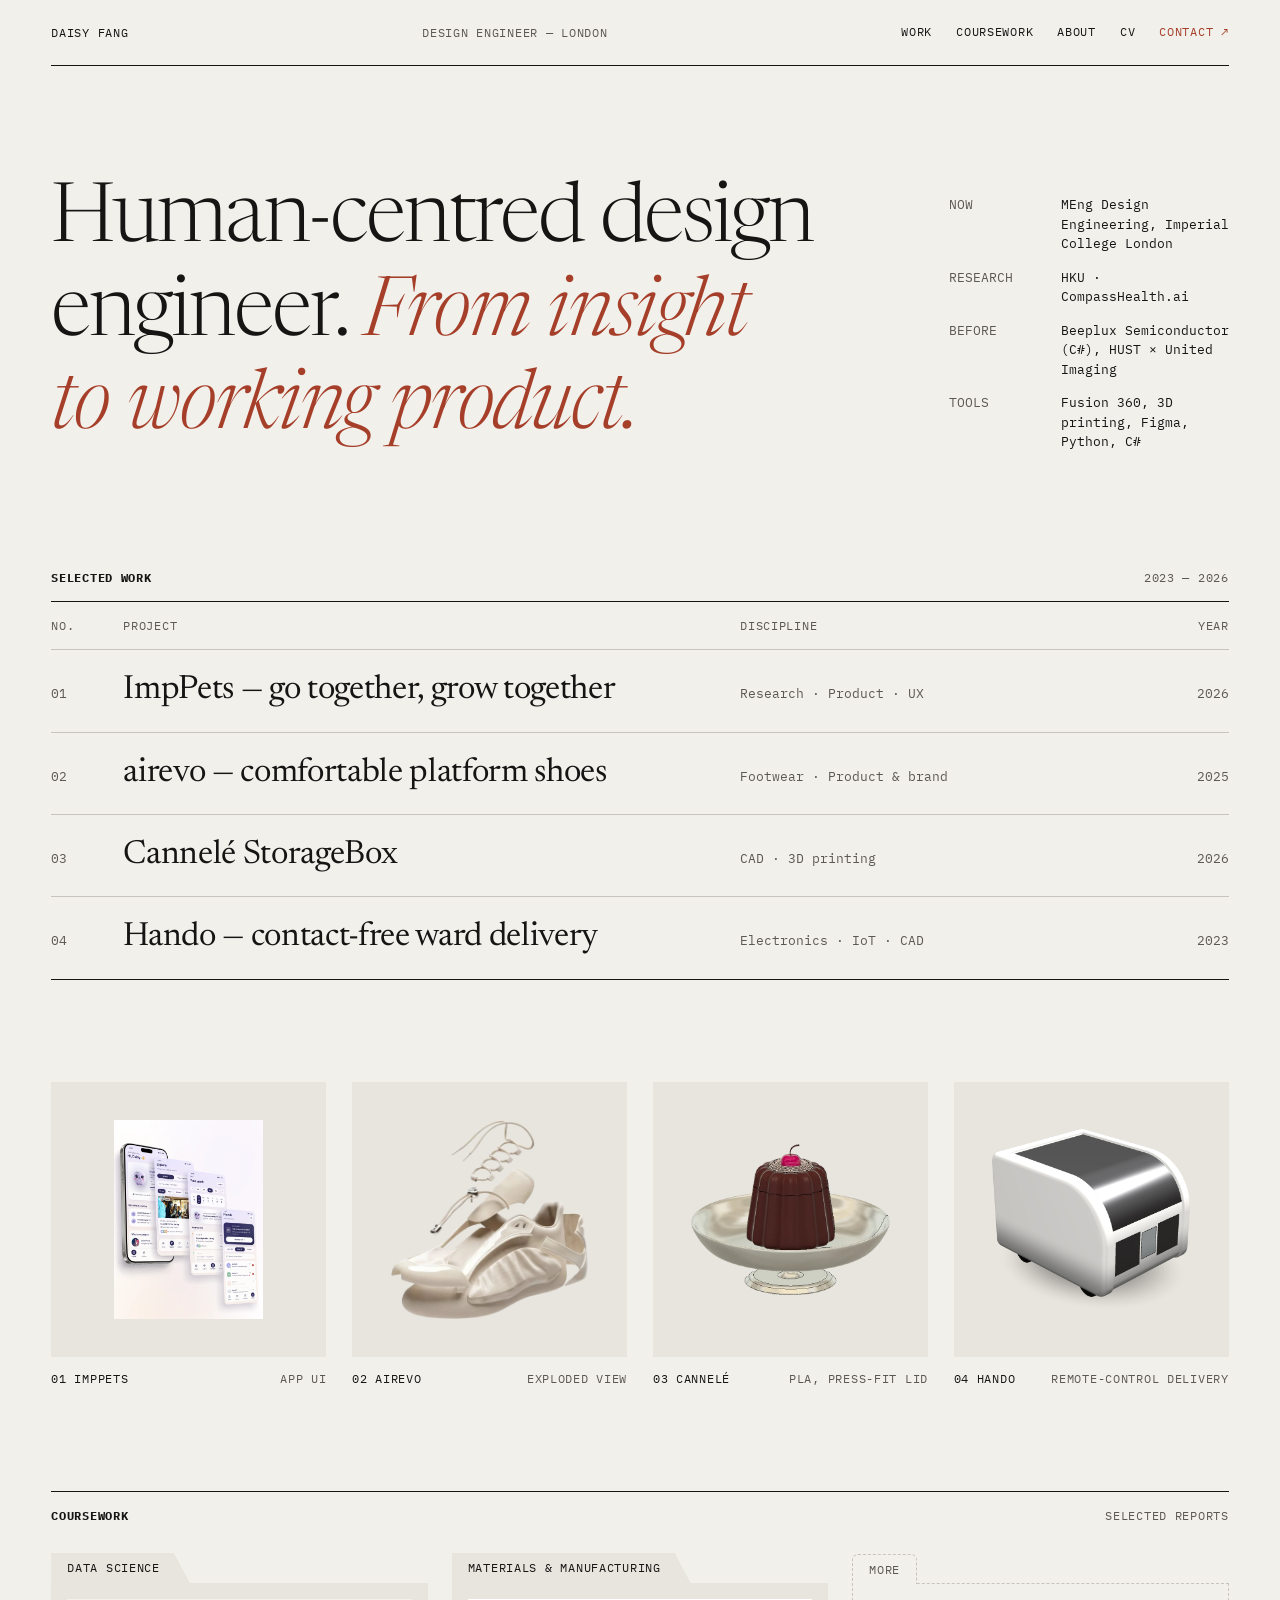
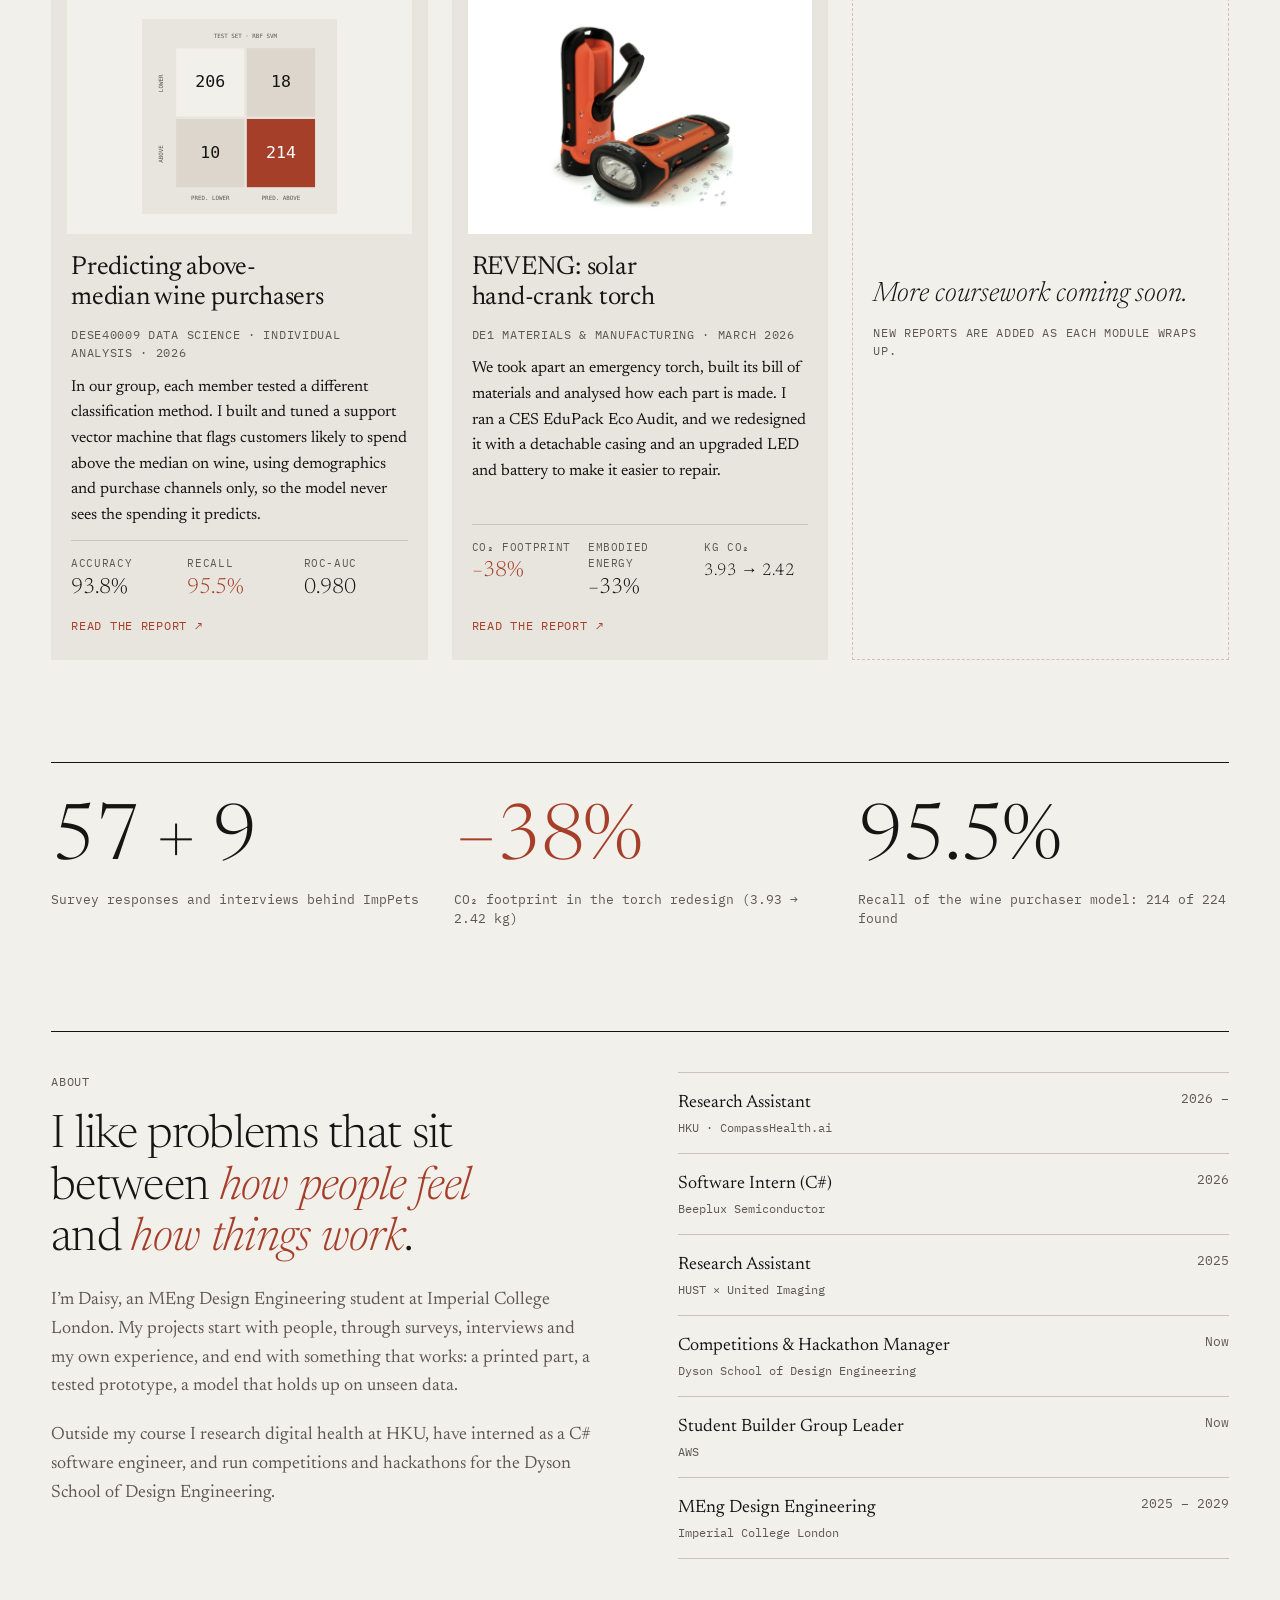
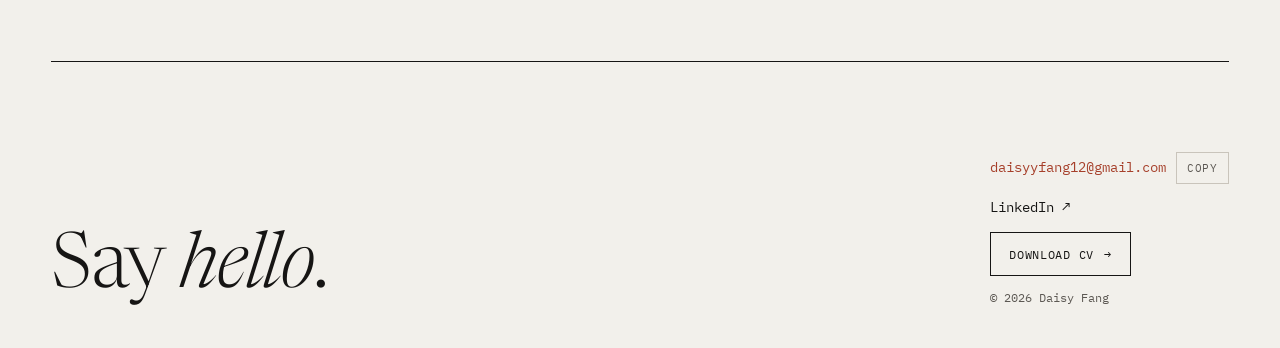
<file: index.html>
<!doctype html>
<html lang="en">
<head>
  <meta charset="utf-8">
  <meta name="viewport" content="width=device-width, initial-scale=1, viewport-fit=cover">
  <title>Daisy Fang — Design Engineer</title>
  <meta name="description" content="Daisy Fang is a human-centred design engineer studying MEng Design Engineering at Imperial College London.">
  <meta property="og:title" content="Daisy Fang — Design Engineer">
  <meta property="og:description" content="Human-centred design engineer. From insight to working product.">
  <script>document.documentElement.classList.add('js');</script>
  <link rel="preconnect" href="https://fonts.googleapis.com">
  <link rel="preconnect" href="https://fonts.gstatic.com" crossorigin>
  <link rel="stylesheet" href="https://fonts.googleapis.com/css2?family=Newsreader:ital,opsz,wght@0,6..72,300;0,6..72,400;0,6..72,500;1,6..72,300;1,6..72,400&family=IBM+Plex+Mono:wght@400;500&display=swap" media="print" onload="this.media='all'">
  <noscript><link rel="stylesheet" href="https://fonts.googleapis.com/css2?family=Newsreader:ital,opsz,wght@0,6..72,300;0,6..72,400;0,6..72,500;1,6..72,300;1,6..72,400&family=IBM+Plex+Mono:wght@400;500&display=swap"></noscript>
  <link rel="stylesheet" href="css/style.css">
</head>
<body>
<div class="wrap">

  <!-- ========== 顶部导航 ========== -->
  <header class="topbar mono">
    <a href="#top">Daisy Fang</a>
    <span class="muted">Design Engineer — London</span>
    <nav aria-label="Main">
      <a class="ul" href="#work">Work</a>
      <a class="ul" href="#coursework">Coursework</a>
      <a class="ul" href="#about">About</a>
      <a class="ul" href="assets/Daisy_Fang_CV.pdf">CV</a>
      <a class="ul accent" href="#contact">Contact ↗</a>
    </nav>
  </header>

  <main id="top">
    <!-- ========== 首屏：M1 标题逐行上滑 ========== -->
    <section class="hero">
      <h1 class="reveal">
        <span class="ln"><span style="--i:0">Human-centred design</span></span>
        <span class="ln"><span style="--i:1">engineer. <em>From insight</em></span></span>
        <span class="ln"><span style="--i:2"><em>to working product.</em></span></span>
      </h1>
      <dl class="facts">
        <dt>Now</dt><dd>MEng Design Engineering, Imperial College London</dd>
        <dt>Research</dt><dd>HKU · CompassHealth.ai</dd>
        <dt>Before</dt><dd>Beeplux Semiconductor (C#), HUST × United Imaging</dd>
        <dt>Tools</dt><dd>Fusion 360, 3D printing, Figma, Python, C#</dd>
      </dl>
    </section>

    <!-- ========== 项目目录：M3 分割线生长 + M4 悬停图片 ========== -->
    <section id="work" aria-labelledby="work-title">
      <div class="section-head">
        <h2 id="work-title" class="mono" style="margin:0">Selected work</h2>
        <span class="mono muted">2023 — 2026</span>
      </div>
      <div class="index">
        <div class="index-head mono" aria-hidden="true"><span>No.</span><span>Project</span><span>Discipline</span><span style="text-align:right">Year</span></div>

        <a class="row" style="--i:0" href="projects/imppets.html" data-img="assets/img/imppets-in-use.webp" data-alt="ImpPets app and companion device">
          <span class="n">01</span><span class="t">ImpPets — go together, grow together</span><span class="d">Research · Product · UX</span><span class="y">2026</span>
        </a>
        <a class="row" style="--i:1" href="projects/airevo.html" data-img="assets/img/airevo-hero.webp" data-alt="airevo platform shoe">
          <span class="n">02</span><span class="t">airevo — comfortable platform shoes</span><span class="d">Footwear · Product &amp; brand</span><span class="y">2025</span>
        </a>
        <a class="row" style="--i:2" href="projects/cannele.html" data-img="assets/img/cannele.webp" data-alt="Cannelé storage box">
          <span class="n">03</span><span class="t">Cannelé StorageBox</span><span class="d">CAD · 3D printing</span><span class="y">2026</span>
        </a>
        <a class="row last" style="--i:3" href="projects/delivery-vehicle.html" data-img="assets/img/rcv-hando-cut.webp" data-alt="Hando delivery vehicle">
          <span class="n">04</span><span class="t">Hando — contact-free ward delivery</span><span class="d">Electronics · IoT · CAD</span><span class="y">2023</span>
        </a>

        <div class="peek" aria-hidden="true"><img alt=""></div>
      </div>
    </section>

    <!-- ========== 图片组：M2 滚动淡入 ========== -->
    <section class="gallery" aria-label="Project images">
      <figure class="fig" data-fade style="--i:0">
        <div class="frame"><img src="assets/img/imppets-app-hd.webp" alt="ImpPets app screens" loading="lazy"></div>
        <figcaption class="mono"><span>01 ImpPets</span><span class="muted">App UI</span></figcaption>
      </figure>
      <figure class="fig" data-fade style="--i:1">
        <div class="frame"><img src="assets/img/shoe-exploded.webp" alt="airevo exploded view" loading="lazy"></div>
        <figcaption class="mono"><span>02 airevo</span><span class="muted">Exploded view</span></figcaption>
      </figure>
      <figure class="fig" data-fade style="--i:2">
        <div class="frame"><img src="assets/img/cannele-stand.webp" alt="Cannelé storage box on a cake stand" loading="lazy"></div>
        <figcaption class="mono"><span>03 Cannelé</span><span class="muted">PLA, press-fit lid</span></figcaption>
      </figure>
      <figure class="fig" data-fade style="--i:3">
        <div class="frame"><img src="assets/img/rcv-hando-cut.webp" alt="Hando delivery vehicle" loading="lazy"></div>
        <figcaption class="mono"><span>04 Hando</span><span class="muted">Remote-control delivery</span></figcaption>
      </figure>
    </section>

    <!-- ========== 课程作业：文件夹卡片 ========== -->
    <section class="coursework" id="coursework" aria-labelledby="cw-title">
      <div class="section-head">
        <h2 id="cw-title" class="mono" style="margin:0">Coursework</h2>
        <span class="mono muted">Selected reports</span>
      </div>
      <div class="folders">

        <article class="folder" data-fade style="--i:0">
          <span class="tab mono">Data Science</span>
          <div class="folder-img"><img src="assets/img/wine-matrix.svg" alt="Confusion matrix of the final SVM on the test set: 214 of 224 above-median buyers found" loading="lazy"></div>
          <div class="folder-body">
            <h3>Predicting above-median wine purchasers</h3>
            <p class="mono muted">DESE40009 Data Science · Individual analysis · 2026</p>
            <p>In our group, each member tested a different classification method. I built and tuned a support vector machine that flags customers likely to spend above the median on wine, using demographics and purchase channels only, so the model never sees the spending it predicts.</p>
            <dl class="kv">
              <div><dt>Accuracy</dt><dd>93.8%</dd></div>
              <div><dt>Recall</dt><dd class="accent">95.5%</dd></div>
              <div><dt>ROC-AUC</dt><dd>0.980</dd></div>
            </dl>
            <a class="folder-link" href="assets/docs/Wine_Purchaser_SVM_Report.pdf" target="_blank" rel="noopener">Read the report <i aria-hidden="true">↗</i></a>
          </div>
        </article>

        <article class="folder" data-fade style="--i:1">
          <span class="tab mono">Materials &amp; Manufacturing</span>
          <div class="folder-img white"><img src="assets/img/torch.webp" alt="Solar and hand-crank LED torch" loading="lazy"></div>
          <div class="folder-body">
            <h3>REVENG: solar hand-crank torch</h3>
            <p class="mono muted">DE1 Materials &amp; Manufacturing · March 2026</p>
            <p>We took apart an emergency torch, built its bill of materials and analysed how each part is made. I ran a CES EduPack Eco Audit, and we redesigned it with a detachable casing and an upgraded LED and battery to make it easier to repair.</p>
            <dl class="kv">
              <div><dt>CO₂ footprint</dt><dd class="accent">−38%</dd></div>
              <div><dt>Embodied energy</dt><dd>−33%</dd></div>
              <div><dt>kg CO₂</dt><dd class="sm">3.93 → 2.42</dd></div>
            </dl>
            <a class="folder-link" href="assets/docs/REVENG_Report.pdf" target="_blank" rel="noopener">Read the report <i aria-hidden="true">↗</i></a>
          </div>
        </article>

        <article class="folder folder-more" data-fade style="--i:2">
          <span class="tab mono">More</span>
          <div class="folder-body">
            <p class="more-title">More coursework coming soon.</p>
            <p class="mono muted">New reports are added as each module wraps up.</p>
          </div>
        </article>

      </div>
    </section>

    <!-- ========== 数据 ========== -->
    <section class="numbers" aria-label="Results in numbers">
      <div class="num" data-fade style="--i:0">
        <b>57 + 9</b>
        <span>Survey responses and interviews behind ImpPets</span>
      </div>
      <div class="num" data-fade style="--i:1">
        <b class="accent">−38%</b>
        <span>CO₂ footprint in the torch redesign (3.93 → 2.42 kg)</span>
      </div>
      <div class="num" data-fade style="--i:2">
        <b>95.5%</b>
        <span>Recall of the wine purchaser model: 214 of 224 found</span>
      </div>
    </section>

    <!-- ========== 关于我 ========== -->
    <section class="about" id="about" aria-labelledby="about-title">
      <div class="about-text" data-fade>
        <p class="mono accent" style="margin:0">About</p>
        <h2 id="about-title">I like problems that sit between <em>how people feel</em> and <em>how things work</em>.</h2>
        <p>I’m Daisy, an MEng Design Engineering student at Imperial College London. My projects start with people, through surveys, interviews and my own experience, and end with something that works: a printed part, a tested prototype, a model that holds up on unseen data.</p>
        <p>Outside my course I research digital health at HKU, have interned as a C# software engineer, and run competitions and hackathons for the Dyson School of Design Engineering.</p>
      </div>
      <ul class="cv" data-fade style="--i:1">
        <li><span class="role">Research Assistant<small>HKU · CompassHealth.ai</small></span><span class="when">2026 –</span></li>
        <li><span class="role">Software Intern (C#)<small>Beeplux Semiconductor</small></span><span class="when">2026</span></li>
        <li><span class="role">Research Assistant<small>HUST × United Imaging</small></span><span class="when">2025</span></li>
        <li><span class="role">Competitions &amp; Hackathon Manager<small>Dyson School of Design Engineering</small></span><span class="when">Now</span></li>
        <li><span class="role">Student Builder Group Leader<small>AWS</small></span><span class="when">Now</span></li>
        <li><span class="role">MEng Design Engineering<small>Imperial College London</small></span><span class="when">2025 – 2029</span></li>
      </ul>
    </section>
  </main>

  <!-- ========== 联系方式 ========== -->
  <footer class="footer" id="contact">
    <h2>Say <em>hello</em>.</h2>
    <div class="contact">
      <div class="copy-row">
        <a class="ul accent" href="mailto:daisyyfang12@gmail.com">daisyyfang12@gmail.com</a>
        <button class="copy-btn" type="button" data-copy="daisyyfang12@gmail.com">Copy</button>
      </div>
      <a class="ul" href="https://www.linkedin.com/in/daisy-fang-7a3907391" target="_blank" rel="noopener">LinkedIn ↗</a>
      <a class="btn" href="assets/Daisy_Fang_CV.pdf">Download CV <i>→</i></a>
      <span class="muted" style="font-size:12px">© 2026 Daisy Fang</span>
    </div>
  </footer>

</div>
<script src="js/main.js"></script>
</body>
</html>
</file>
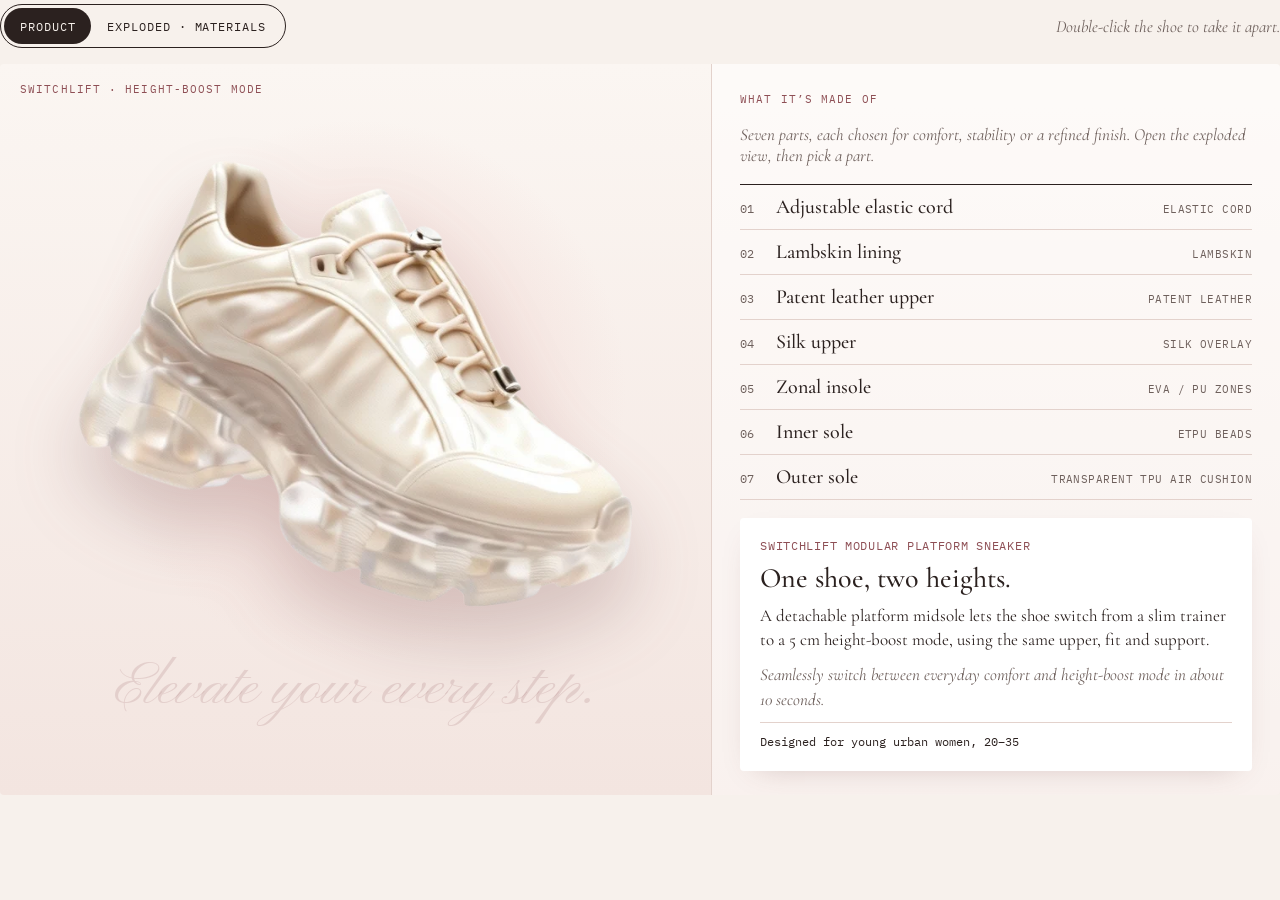
<file: projects/airevo-product.html>
<!doctype html>
<html lang="en">
<head>
  <meta charset="utf-8">
  <meta name="viewport" content="width=device-width, initial-scale=1, viewport-fit=cover">
  <title>airevo product explorer</title>
  <link rel="preconnect" href="https://fonts.googleapis.com">
  <link rel="preconnect" href="https://fonts.gstatic.com" crossorigin>
  <link rel="stylesheet" href="https://fonts.googleapis.com/css2?family=Cormorant+Garamond:ital,wght@0,400;0,500;0,600;1,400&family=Pinyon+Script&family=IBM+Plex+Mono:wght@400;500&display=swap" media="print" onload="this.media='all'">
  <noscript><link rel="stylesheet" href="https://fonts.googleapis.com/css2?family=Cormorant+Garamond:ital,wght@0,400;0,500;0,600;1,400&family=Pinyon+Script&family=IBM+Plex+Mono:wght@400;500&display=swap"></noscript>
  <style>
    /* airevo brand tokens */
    :root {
      --cream: #F7F1EC; --blush: #EED6D1; --rose: #B9787A; --rose-deep: #8E4F55; --ink: #2B211F; --muted: #6E605C; --line: #E3D2CC; --white: #FFFFFF;
      --serif: 'Cormorant Garamond', Georgia, serif; --script: 'Pinyon Script', 'Snell Roundhand', cursive; --mono: 'IBM Plex Mono', ui-monospace, Menlo, monospace;
      --ease: cubic-bezier(.16, 1, .3, 1);
    }
    * { box-sizing: border-box; }
    body { margin: 0; background: var(--cream); color: var(--ink); font-family: var(--serif); font-size: 18px; }
    button { font: inherit; color: inherit; cursor: pointer; }
    :focus-visible { outline: 2px solid var(--rose-deep); outline-offset: 3px; }

    .bar { display: flex; flex-wrap: wrap; gap: 10px 14px; align-items: center; padding: 4px 0 16px; }
    .seg { display: inline-flex; border: 1px solid var(--ink); border-radius: 999px; padding: 3px; }
    .seg button { border: 0; background: none; padding: 8px 16px; border-radius: 999px; font-family: var(--mono); font-size: 11.5px; letter-spacing: .08em; text-transform: uppercase; min-height: 36px; }
    .seg button[aria-pressed="true"] { background: var(--ink); color: var(--cream); }
    .seg.height { border-color: var(--rose-deep); }
    .seg.height button[aria-pressed="true"] { background: var(--rose-deep); }
    .seg.height[hidden] { display: none; }
    .hint { flex: 1 1 260px; margin: 0; font-style: italic; color: var(--muted); font-size: 17px; text-align: right; }

    .wrap { display: grid; grid-template-columns: minmax(0, 1.25fr) minmax(0, 1fr); gap: 0; background: linear-gradient(180deg, #FBF6F2, #F3E5E0); border-radius: 4px; overflow: hidden; }
    @media (max-width: 820px) { .wrap { grid-template-columns: minmax(0, 1fr); } .hint { text-align: left; } }

    /* ---------- stage ---------- */
    .stage { position: relative; height: 680px; perspective: 1400px; overflow: hidden; }
    @media (max-width: 820px) { .stage { height: 560px; } }
    .halo { position: absolute; left: 50%; top: 48%; width: 76%; aspect-ratio: 1; transform: translate(-50%, -50%); border-radius: 50%; background: radial-gradient(closest-side, #F1D5D0, rgba(241,213,208,0)); pointer-events: none; }
    .script-bg { position: absolute; left: 0; right: 0; bottom: 18px; text-align: center; font-family: var(--script); font-size: clamp(34px, 5vw, 60px); color: rgba(142,79,85,.16); pointer-events: none; white-space: nowrap; }

    .hero { position: absolute; left: 50%; top: 47%; width: min(78%, 560px); transform: translate(-50%, -50%); transition: opacity .5s, transform .6s var(--ease); cursor: pointer; z-index: 3; }
    .hero .tilt { position: relative; animation: float 4.5s ease-in-out infinite; }
    @keyframes float { 0%, 100% { transform: translateY(0) rotate(-1deg); } 50% { transform: translateY(-16px) rotate(1deg); } }
    @media (prefers-reduced-motion: reduce) { .hero .tilt { animation: none; } }
    .hero img { width: 100%; height: auto; display: block; filter: drop-shadow(0 40px 34px rgba(110,60,60,.22)); user-select: none; -webkit-user-drag: none; }
    .exploded .hero { opacity: 0; pointer-events: none; transform: translate(-50%, -50%) scale(.92); }

    .layer { position: absolute; left: 50%; transform: translate(-50%, 0) scale(.9); opacity: 0; transition: transform .9s var(--ease), opacity .6s, top .9s var(--ease); pointer-events: none; z-index: 2; }
    .layer img { width: 100%; height: auto; display: block; filter: drop-shadow(0 18px 18px rgba(110,60,60,.16)); user-select: none; -webkit-user-drag: none; }
    .exploded .layer { opacity: 1; transform: translate(-50%, 0) scale(1); pointer-events: auto; }
    .exploded .layer:nth-child(1) { transition-delay: .05s; } .exploded .layer:nth-child(2) { transition-delay: .12s; } .exploded .layer:nth-child(3) { transition-delay: .19s; } .exploded .layer:nth-child(4) { transition-delay: .26s; }
    .l-up { width: 40%; top: 1%; } .l-ins { width: 44%; top: 47%; } .l-inn { width: 47%; top: 59%; } .l-out { width: 47%; top: 71%; }
    @media (max-width: 820px) { .stage { height: 700px; } .l-up { width: 64%; top: 6%; } .l-ins { width: 68%; top: 47%; } .l-inn { width: 72%; top: 58%; } .l-out { width: 72%; top: 69%; } .lift { top: auto; bottom: 14px; } }
    .exploded .script-bg { opacity: 0; }
    .script-bg { transition: opacity .4s; }
    .flat .layer.l-out { opacity: .12; transform: translate(-50%, 70px) scale(.96); }
    .pin { position: absolute; width: 28px; height: 28px; border-radius: 50%; border: 0; background: var(--white); color: var(--rose-deep); font-family: var(--mono); font-size: 12px; font-weight: 500; transform: translate(-50%, -50%); box-shadow: 0 0 0 2px var(--rose-deep), 0 6px 14px rgba(110,60,60,.25); display: grid; place-items: center; transition: transform .25s var(--ease), background .2s, color .2s; }
    .pin:hover, .pin[aria-pressed="true"] { background: var(--rose-deep); color: var(--white); transform: translate(-50%, -50%) scale(1.15); }
    .pin::after { content: ""; position: absolute; inset: -6px; border-radius: 50%; border: 1.5px solid var(--rose); animation: pulse 2s ease-out infinite; }
    .pin[aria-pressed="true"]::after { animation: none; border-color: transparent; }
    @keyframes pulse { from { transform: scale(.8); opacity: 1; } to { transform: scale(1.5); opacity: 0; } }

    .mode-tag { position: absolute; left: 20px; top: 18px; font-family: var(--mono); font-size: 11px; letter-spacing: .1em; text-transform: uppercase; color: var(--rose-deep); z-index: 4; }
    .lift { position: absolute; right: 20px; top: 44px; z-index: 4; text-align: right; opacity: 0; transition: opacity .4s; pointer-events: none; }
    .exploded .lift { opacity: 1; }
    .lift b { display: block; font-weight: 500; font-size: 40px; line-height: 1; color: var(--rose-deep); }
    .lift span { font-family: var(--mono); font-size: 11px; color: var(--muted); text-transform: uppercase; letter-spacing: .06em; }

    /* ---------- materials panel ---------- */
    .panel { padding: 28px 28px 24px; display: flex; flex-direction: column; gap: 18px; border-left: 1px solid var(--line); background: rgba(255,255,255,.45); }
    @media (max-width: 820px) { .panel { border-left: 0; border-top: 1px solid var(--line); } }
    .panel .k { font-family: var(--mono); font-size: 11px; letter-spacing: .1em; text-transform: uppercase; color: var(--rose-deep); }
    .parts { list-style: none; margin: 0; padding: 0; border-top: 1px solid var(--ink); }
    .parts button { width: 100%; display: grid; grid-template-columns: 26px minmax(0, 1fr) auto; gap: 10px; align-items: baseline; text-align: left; border: 0; border-bottom: 1px solid var(--line); background: none; padding: 10px 0; min-height: 44px; }
    .parts .n { font-family: var(--mono); font-size: 12px; color: var(--muted); }
    .parts .nm { font-size: 20px; font-weight: 500; transition: transform .35s var(--ease); }
    .parts .mt { font-family: var(--mono); font-size: 11px; color: var(--muted); text-transform: uppercase; letter-spacing: .04em; }
    .parts button[aria-pressed="true"] .nm { color: var(--rose-deep); transform: translateX(6px); }
    .parts button[aria-pressed="true"] .n { color: var(--rose-deep); }
    .card { background: var(--white); border-radius: 4px; padding: 20px; display: flex; flex-direction: column; gap: 10px; min-height: 220px; box-shadow: 0 10px 30px -18px rgba(110,60,60,.35); }
    .card h3 { margin: 0; font-weight: 500; font-size: 28px; line-height: 1.1; }
    .card .mat { font-family: var(--mono); font-size: 12px; color: var(--rose-deep); text-transform: uppercase; letter-spacing: .06em; }
    .card p { margin: 0; font-size: 17px; line-height: 1.45; }
    .card .why { color: var(--muted); font-style: italic; }
    .card .spec { margin-top: auto; padding-top: 10px; border-top: 1px solid var(--line); font-family: var(--mono); font-size: 12px; color: var(--ink); line-height: 1.5; }
    .card.swap { animation: swap .45s var(--ease); }
    @keyframes swap { from { opacity: 0; transform: translateY(8px); } to { opacity: 1; transform: none; } }
    .intro { margin: 0; font-size: 17px; color: var(--muted); font-style: italic; }
    @media (prefers-reduced-motion: reduce) { .pin::after { animation: none; } * { transition-duration: .01ms !important; } }
      html { touch-action: manipulation; }
    /* stop mobile browsers from auto-inflating text inside this embedded frame */
    html { -webkit-text-size-adjust: 100%; text-size-adjust: 100%; }
    body * { max-height: 1000000px; }
  </style>
</head>
<body>
  <div class="bar">
    <div class="seg" role="group" aria-label="View">
      <button type="button" id="v-product" aria-pressed="true">Product</button>
      <button type="button" id="v-explode" aria-pressed="false">Exploded · materials</button>
    </div>
    <div class="seg height" role="group" aria-label="Height mode" id="heights" hidden>
      <button type="button" id="h-boost" aria-pressed="true">Height-boost +5 cm</button>
      <button type="button" id="h-flat" aria-pressed="false">Flat mode</button>
    </div>
    <p class="hint" id="hint">Double-click the shoe to take it apart.</p>
  </div>

  <div class="wrap" id="wrap">
    <div class="stage" id="stage">
      <div class="halo" aria-hidden="true"></div>
      <span class="mode-tag" id="mode-tag">SwitchLift · height-boost mode</span>

      <div class="hero" id="hero" role="img" aria-label="airevo SwitchLift platform sneaker in cream patent leather and silk on a transparent air-cushion sole">
        <div class="tilt" id="tilt"><img src="../assets/img/airevo-hero.webp" alt="" draggable="false"></div>
      </div>

      <div id="layers"></div>

      <div class="lift" aria-live="polite"><b id="lift-b">+5 cm</b><span id="lift-s">Target ≤ 350 g per shoe · EU 38</span></div>
      <div class="script-bg" aria-hidden="true">Elevate your every step.</div>
    </div>

    <aside class="panel">
      <span class="k">What it’s made of</span>
      <p class="intro" id="intro">Seven parts, each chosen for comfort, stability or a refined finish. Open the exploded view, then pick a part.</p>
      <ol class="parts" id="parts"></ol>
      <div class="card" id="card" aria-live="polite"></div>
    </aside>
  </div>

<script>
(function () {
  var IMG = '../assets/img/';
  /* Part data: from the airevo portfolio (exploded view, morphological analysis, requirements, validation) */
  var PARTS = [
    { nm: 'Adjustable elastic cord', mat: 'Elastic cord · quick-pull toggle', layer: 0, at: [52, 15],
      what: 'A quick-pull lacing system that lets you fine-tune the fit in both flat and platform modes.',
      why: 'Chosen over bow laces, Velcro and BOA: quick micro-adjustment and a secure fit as the sole height changes, with no loose laces and a cleaner look.',
      spec: 'Fastening · tested against bow laces, elastic strap, wide Velcro, BOA' },
    { nm: 'Lambskin lining', mat: 'Lambskin', layer: 0, at: [57, 33],
      what: 'A soft, breathable contact layer that reduces friction and hot spots on long commutes and height-boost days.',
      why: 'After a full day, feet sweat and swell. The lining must be soft, skin-friendly and moisture-wicking to prevent blisters.',
      spec: 'Criterion · comfort & breathability' },
    { nm: 'Patent leather upper', mat: 'Patent leather', layer: 0, at: [17, 72],
      what: 'A glossy structural shell that gives the shoe its shape and side-to-side stability.',
      why: 'Patent leather adds structure, durability and water resistance, for a polished look that works from office to evening.',
      spec: 'Criterion · support & stability, refined aesthetics' },
    { nm: 'Silk upper', mat: 'Silk overlay', layer: 0, at: [62, 66],
      what: 'A delicate overlay with a soft touch and subtle sheen that gives the sneaker a dress-ready, feminine character.',
      why: 'Silk brings softness and a luxurious hand-feel to the accent panels, balancing the structure of the patent leather.',
      spec: 'Criterion · lightweight & refined aesthetics' },
    { nm: 'Zonal insole', mat: 'EVA / PU zones', layer: 1, at: [50, 45],
      what: 'Ergonomically contoured cushioning zones that redistribute pressure for a 50 kg wearer, protecting heel, arch and forefoot.',
      why: 'Plantar pressure mapping showed peaks under the heel and first metatarsal heads, so each zone gets its own material and hardness.',
      spec: 'Heel 20–30 Shore A · arch 45–55 Shore A core · forefoot pad 20–25 Shore A · toes with flex grooves' },
    { nm: 'Inner sole', mat: 'ETPU beads', layer: 2, at: [48, 50],
      what: 'A rigid plug-in interface that locks the upper to the platform base and keeps everything aligned in height-boost mode.',
      why: 'ETPU resists permanent compression better than EVA or PU foam, so the sole keeps its height, with strong cushioning and energy return.',
      spec: 'Tool-free lock · clear click when fully engaged' },
    { nm: 'Outer sole', mat: 'Transparent TPU air cushion', layer: 3, at: [52, 50],
      what: 'A transparent air-cushion platform that adds height while reducing weight and absorbing impact.',
      why: 'TPU is abrasion- and slip-resistant, flexible and lighter than solid rubber, and moulds well into air-cushion or honeycomb structures.',
      spec: '+5 cm visible lift · prototyped in TPU 95A by 3D printing' }
  ];
  var LAYERS = [
    { src: 'airevo-upper.webp', cls: 'l-up' },
    { src: 'airevo-insole.webp', cls: 'l-ins' },
    { src: 'airevo-innersole.webp', cls: 'l-inn' },
    { src: 'airevo-outsole.webp', cls: 'l-out' }
  ];

  var wrap = document.getElementById('wrap'), stage = document.getElementById('stage'), layersEl = document.getElementById('layers');
  var hero = document.getElementById('hero');
  var partsEl = document.getElementById('parts'), card = document.getElementById('card');
  var exploded = false, flat = false, sel = -1;

  // build layers + pins
  LAYERS.forEach(function (L, i) {
    var d = document.createElement('div');
    d.className = 'layer ' + L.cls;
    d.innerHTML = '<img src="' + IMG + L.src + '" alt="" draggable="false">';
    layersEl.appendChild(d);
    L.el = d;
  });
  PARTS.forEach(function (p, i) {
    var b = document.createElement('button');
    b.type = 'button'; b.className = 'pin'; b.textContent = i + 1; b.setAttribute('aria-label', p.nm); b.setAttribute('aria-pressed', 'false');
    b.style.left = p.at[0] + '%'; b.style.top = p.at[1] + '%';
    b.addEventListener('click', function (e) { e.stopPropagation(); pick(i); });
    LAYERS[p.layer].el.appendChild(b);
    var li = document.createElement('li');
    li.innerHTML = '<button type="button" aria-pressed="false"><span class="n">0' + (i + 1) + '</span><span class="nm">' + p.nm + '</span><span class="mt">' + p.mat.split(' · ')[0] + '</span></button>';
    li.querySelector('button').addEventListener('click', function () { if (!exploded) setExploded(true); pick(i); });
    partsEl.appendChild(li);
  });

  function pick(i) {
    sel = i;
    var p = PARTS[i];
    [].forEach.call(document.querySelectorAll('.pin'), function (b, k) { b.setAttribute('aria-pressed', k === i ? 'true' : 'false'); });
    [].forEach.call(partsEl.querySelectorAll('button'), function (b, k) { b.setAttribute('aria-pressed', k === i ? 'true' : 'false'); });
    card.innerHTML = '<span class="mat">0' + (i + 1) + ' · ' + p.mat + '</span><h3>' + p.nm + '</h3><p>' + p.what + '</p><p class="why">' + p.why + '</p><div class="spec">' + p.spec + '</div>';
    card.classList.remove('swap'); void card.offsetWidth; card.classList.add('swap');
  }
  function idleCard() {
    card.innerHTML = '<span class="mat">SwitchLift modular platform sneaker</span><h3>One shoe, two heights.</h3><p>A detachable platform midsole lets the shoe switch from a slim trainer to a 5 cm height-boost mode, using the same upper, fit and support.</p><p class="why">Seamlessly switch between everyday comfort and height-boost mode in about 10 seconds.</p><div class="spec">Designed for young urban women, 20–35</div>';
  }

  function setExploded(on) {
    exploded = on;
    wrap.classList.toggle('exploded', on);
    document.getElementById('v-product').setAttribute('aria-pressed', on ? 'false' : 'true');
    document.getElementById('v-explode').setAttribute('aria-pressed', on ? 'true' : 'false');
    document.getElementById('heights').hidden = !on;
    document.getElementById('hint').textContent = on ? 'Tap a numbered pin to see its material. Double-click to put it back together.' : 'Double-click the shoe to take it apart.';
    if (on && sel < 0) pick(0);
    if (!on) { setFlat(false); }
    updateTag();
  }
  function setFlat(on) {
    flat = on;
    wrap.classList.toggle('flat', on);
    document.getElementById('h-boost').setAttribute('aria-pressed', on ? 'false' : 'true');
    document.getElementById('h-flat').setAttribute('aria-pressed', on ? 'true' : 'false');
    document.getElementById('lift-b').textContent = on ? 'Flat' : '+5 cm';
    document.getElementById('lift-s').textContent = on ? 'Platform removed · target ≤ 280 g' : 'Target ≤ 350 g per shoe · EU 38';
    if (on) pick(6);
    updateTag();
  }
  function updateTag() {
    document.getElementById('mode-tag').textContent = 'SwitchLift · ' + (exploded ? (flat ? 'flat mode, exploded' : 'height-boost mode, exploded') : 'height-boost mode');
  }

  document.getElementById('v-product').addEventListener('click', function () { setExploded(false); });
  document.getElementById('v-explode').addEventListener('click', function () { setExploded(true); });
  document.getElementById('h-boost').addEventListener('click', function () { setFlat(false); });
  document.getElementById('h-flat').addEventListener('click', function () { setFlat(true); });

  // ---------- product: gentle float; double-click (or double-tap) to take it apart ----------
  var lastTap = 0, lastType = 'mouse';
  document.addEventListener('pointerdown', function (e) { lastType = e.pointerType; }, true);
  hero.addEventListener('dblclick', function (e) { e.stopPropagation(); if (lastType === 'mouse') setExploded(true); });
  hero.addEventListener('pointerup', function (e) {
    if (e.pointerType === 'mouse') return;
    e.stopPropagation(); var now = Date.now(); if (now - lastTap < 320) { setExploded(true); lastTap = 0; } else lastTap = now;
  });
  stage.addEventListener('dblclick', function (e) { if (lastType === 'mouse' && exploded && !e.target.closest('.pin')) setExploded(false); });
  // double tap on touch, exploded view → assemble
  var lastStageTap = 0;
  stage.addEventListener('pointerup', function (e) {
    if (!exploded || e.pointerType === 'mouse' || e.target.closest('.pin')) return;
    var now = Date.now(); if (now - lastStageTap < 320) { setExploded(false); lastStageTap = 0; } else lastStageTap = now;
  });

  idleCard();
  updateTag();

  function report() { try { parent.postMessage({ airevoHeight: Math.ceil(document.body.getBoundingClientRect().height) }, '*'); } catch (e) {} }
  report(); window.addEventListener('resize', report); new MutationObserver(report).observe(document.body, { subtree: true, childList: true, attributes: true, attributeFilter: ['class', 'hidden'] });
})();
</script>
<script>
/* Fit the embedding frame to this page and adapt wording for touch screens */
(function () {
  var KEY = 'airevoHeight', last = 0;
  function h() {
    var b = document.body, cs = getComputedStyle(b);
    return Math.ceil(b.getBoundingClientRect().height + parseFloat(cs.marginTop) + parseFloat(cs.marginBottom));
  }
  function send() { var v = h(); if (Math.abs(v - last) > 1) { last = v; var m = {}; m[KEY] = v; try { parent.postMessage(m, '*'); } catch (e) {} } }
  if (window.ResizeObserver) new ResizeObserver(send).observe(document.body);
  window.addEventListener('load', send); window.addEventListener('resize', send);
  setTimeout(send, 300); setTimeout(send, 1500); send();
  if (window.matchMedia && matchMedia('(pointer: coarse)').matches) {
    document.documentElement.classList.add('touch');
    var swap = function (el) { if (!el) return; var t = el.textContent, n = t.replace(/Double-click/g, 'Double-tap').replace(/double-click/g, 'double-tap').replace(/ or your arrow keys/g, ''); if (n !== t) el.textContent = n; };
    document.querySelectorAll('.hint').forEach(function (el) { swap(el); new MutationObserver(function () { swap(el); }).observe(el, { childList: true, characterData: true, subtree: true }); });
  }
})();
</script>
</body>
</html>
</file>
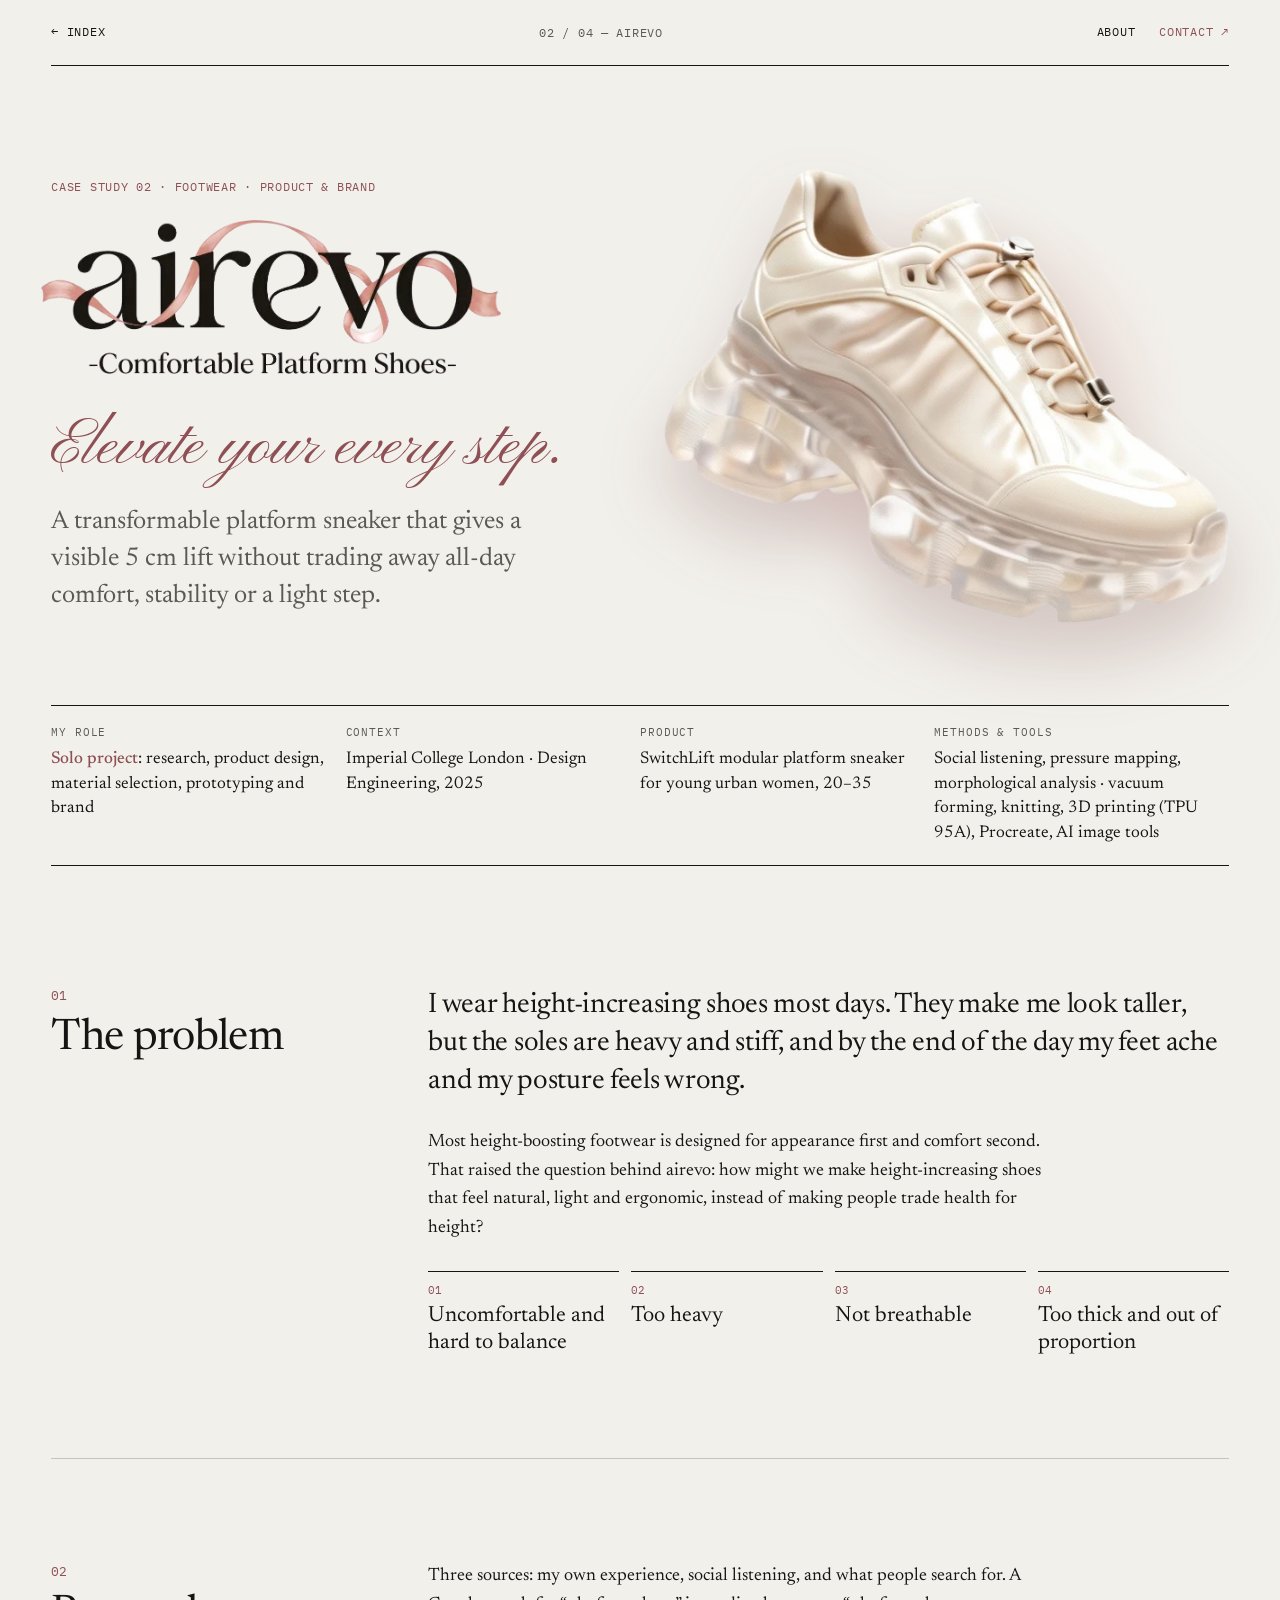
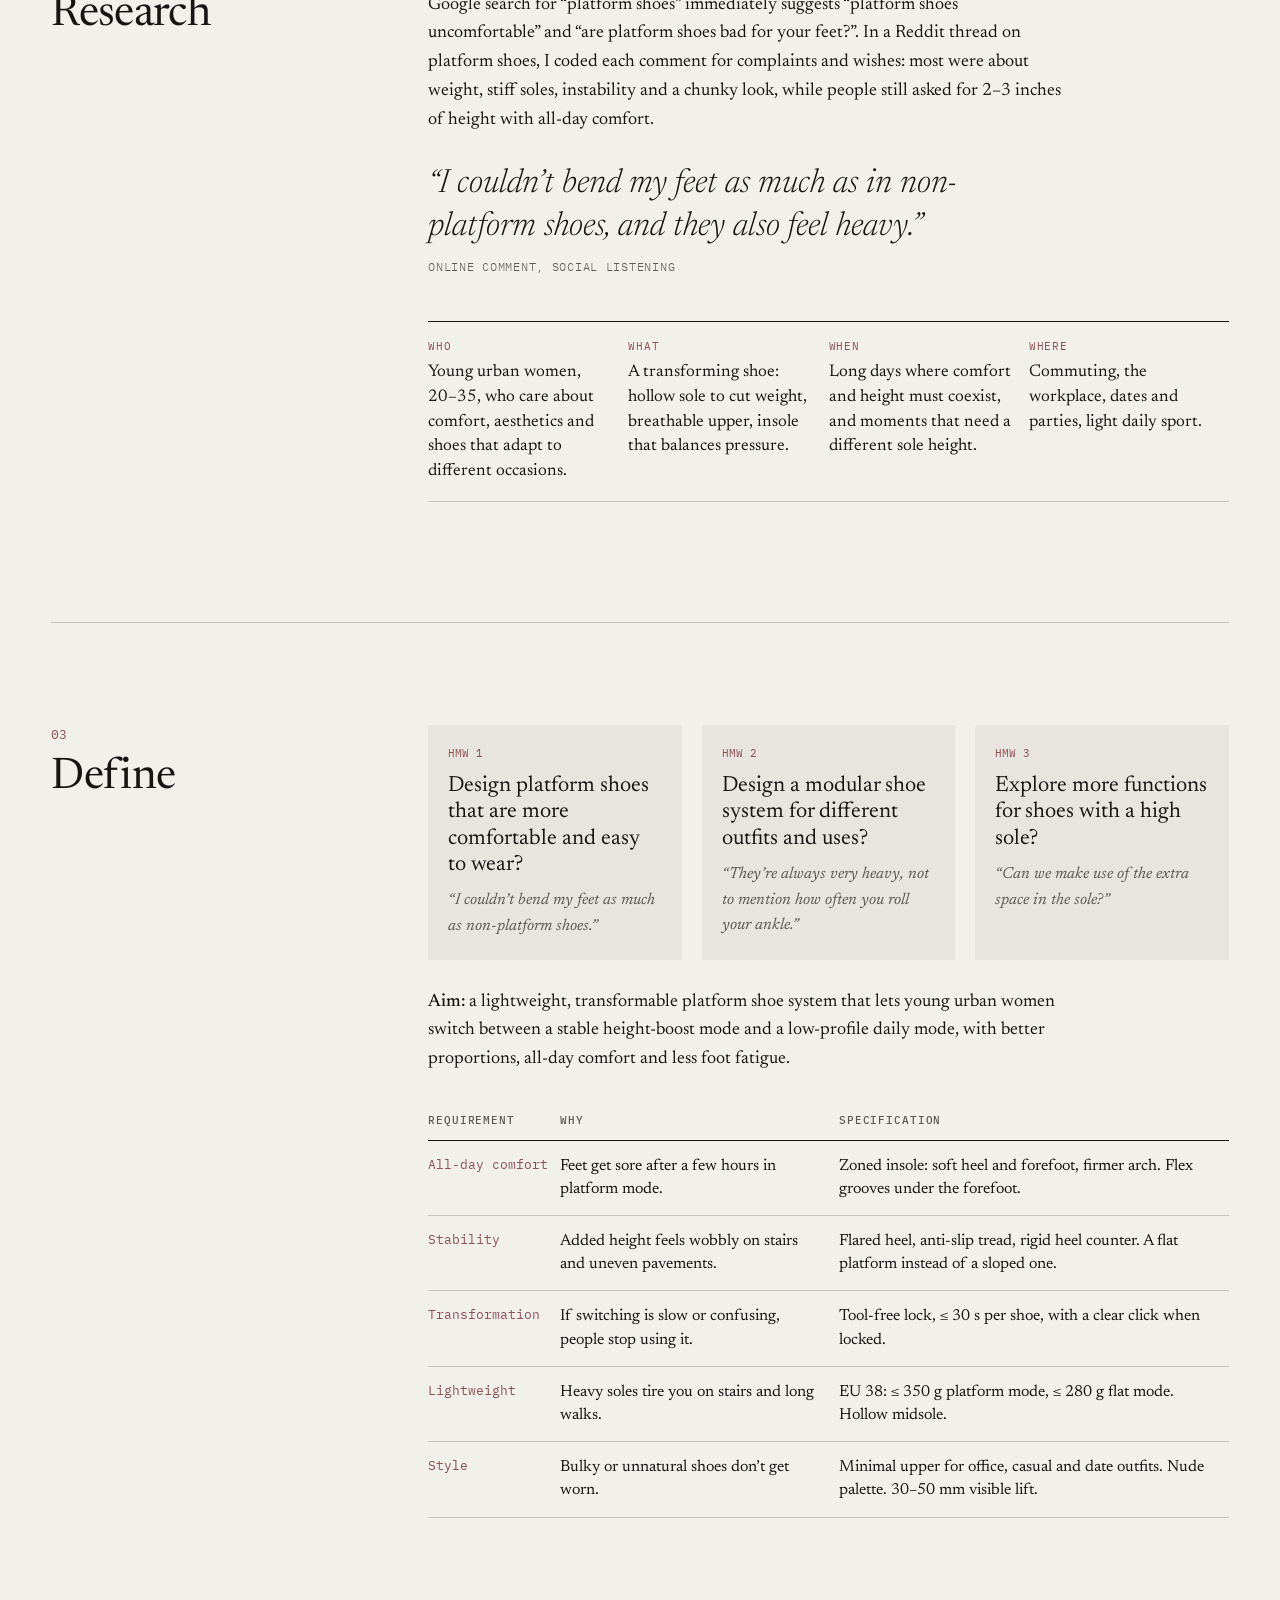
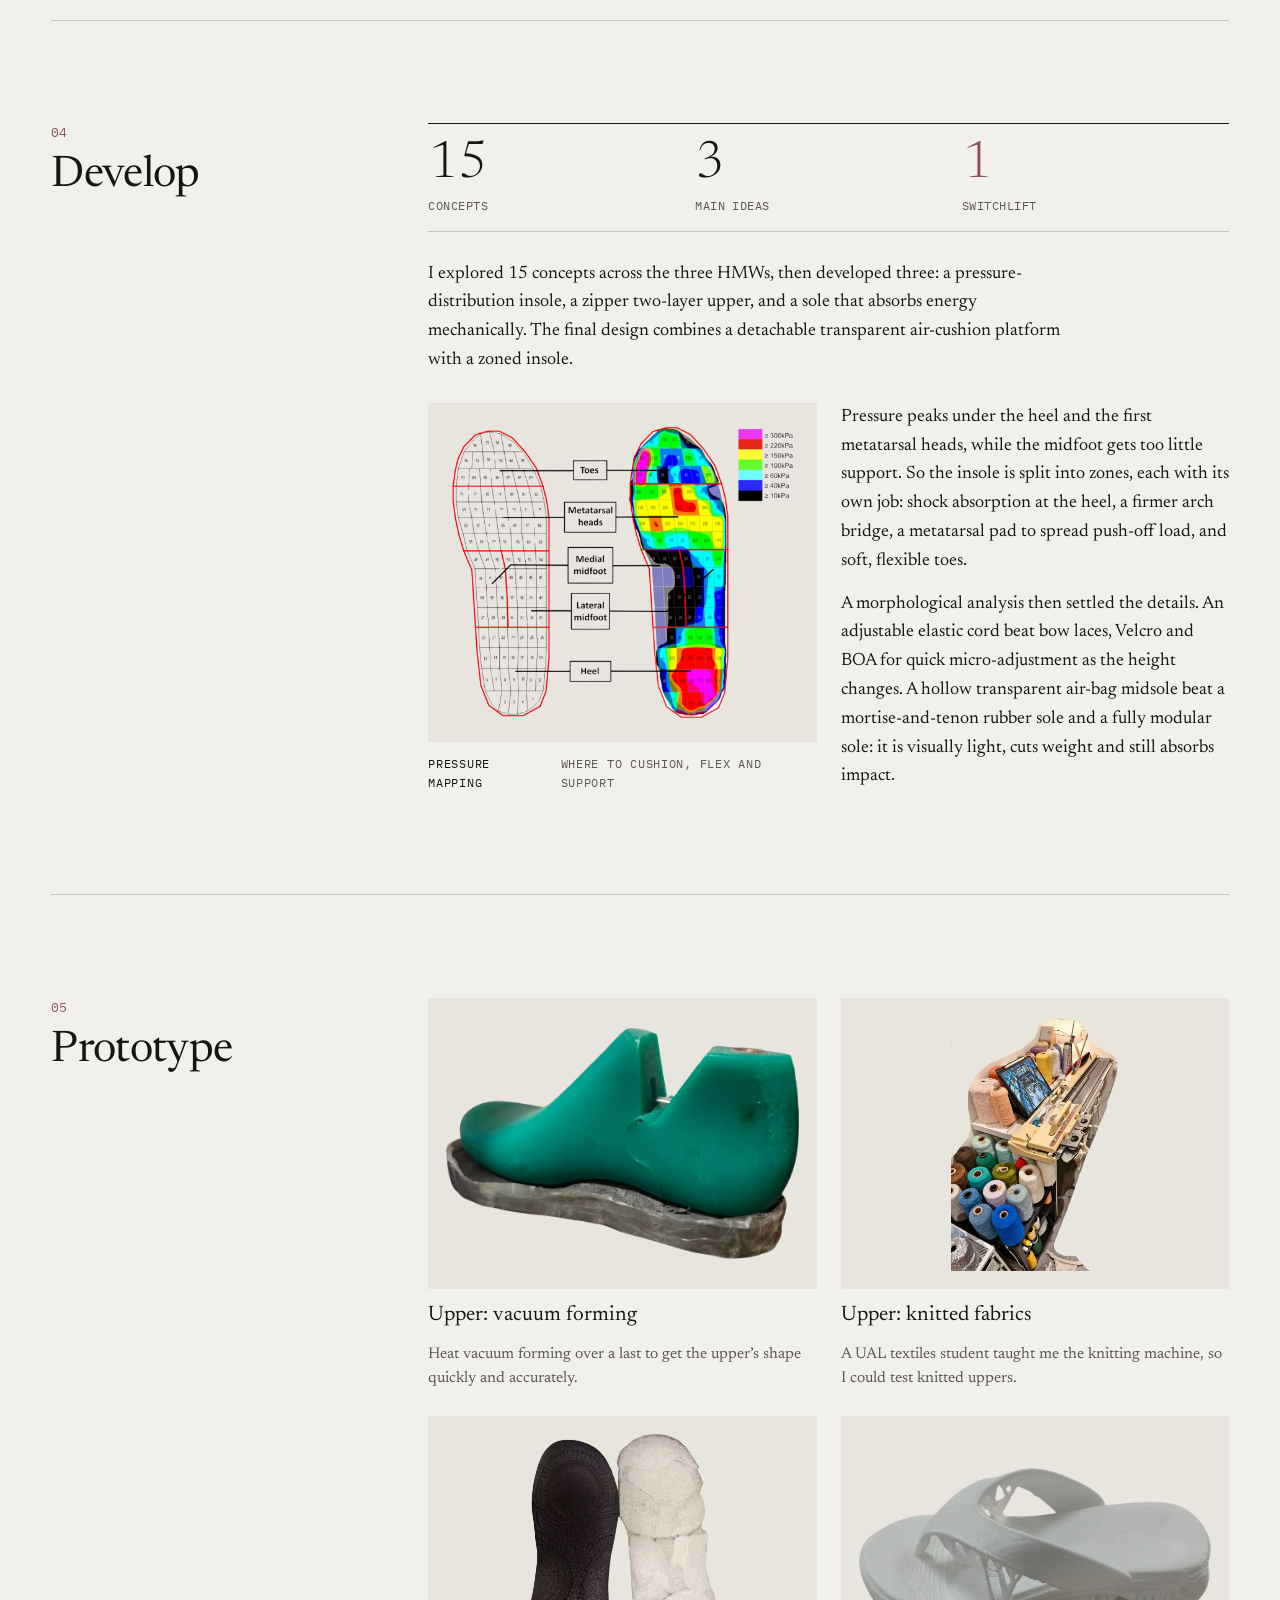
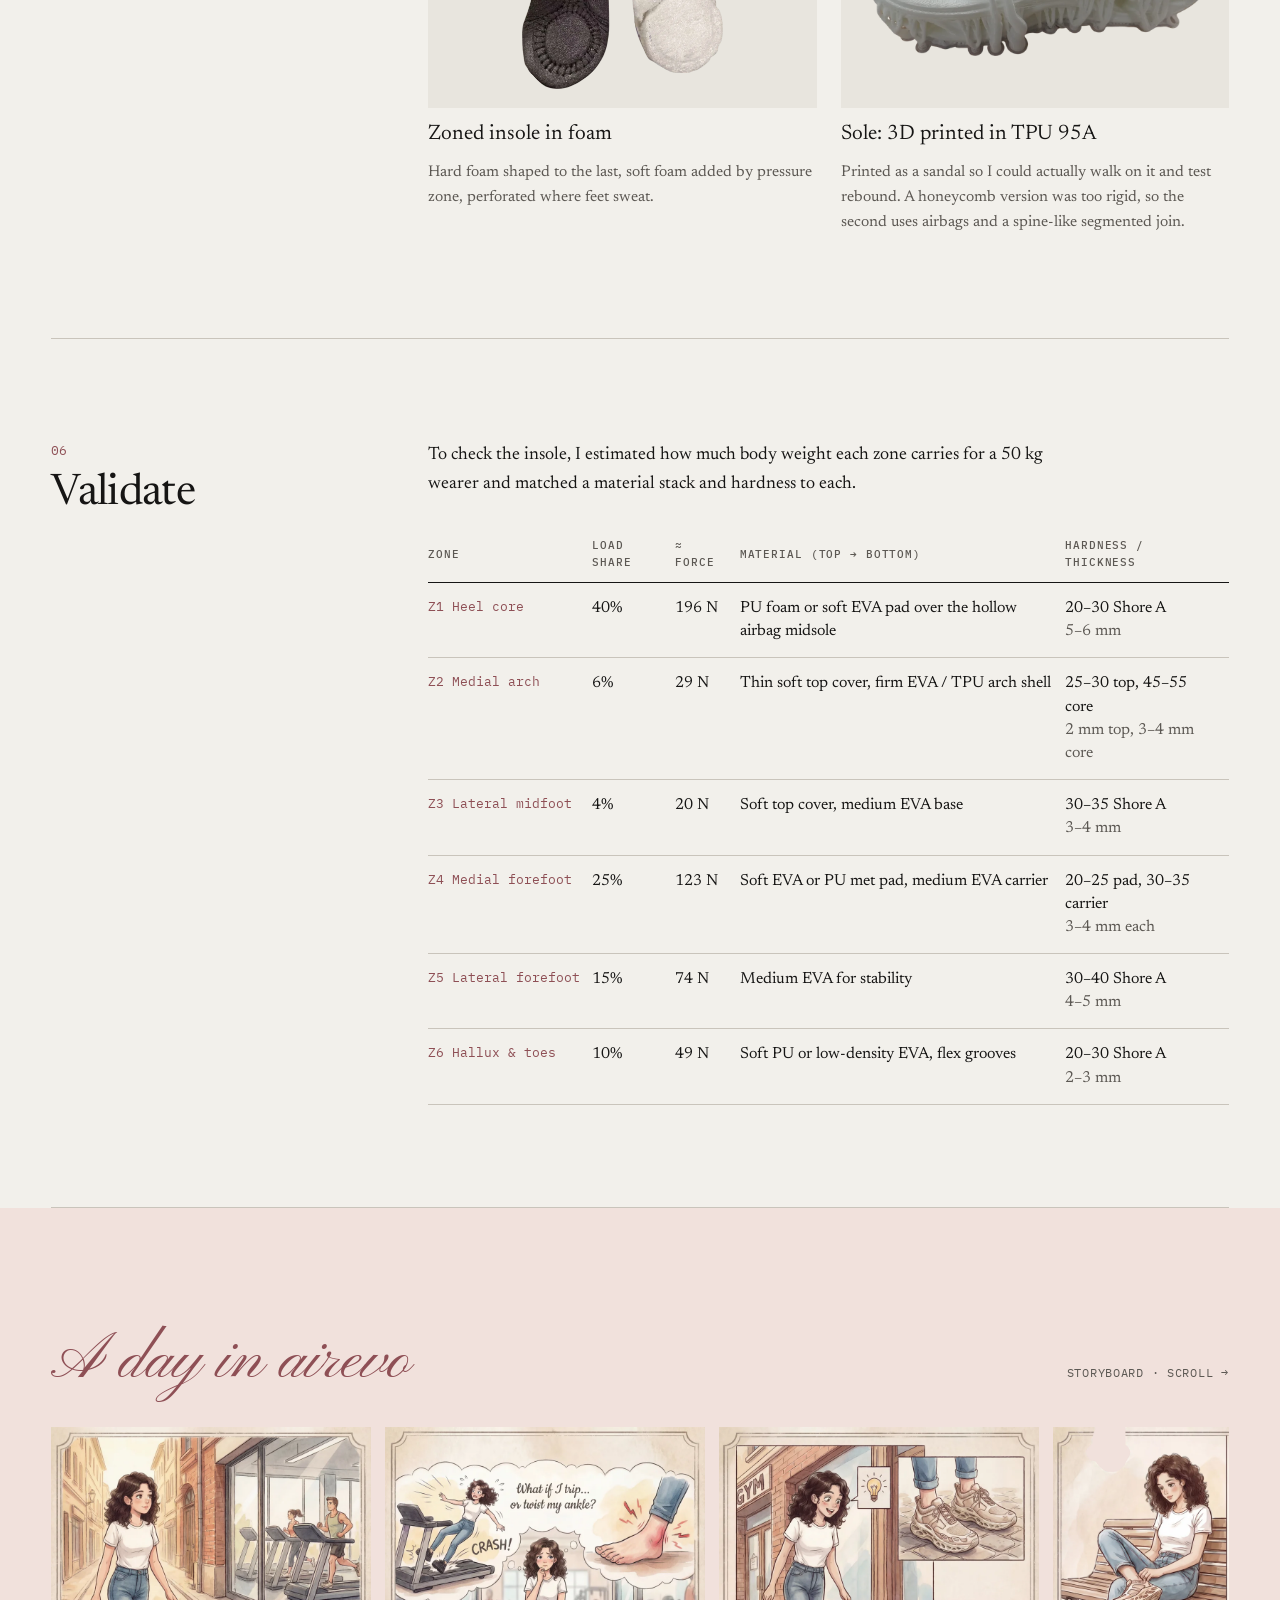
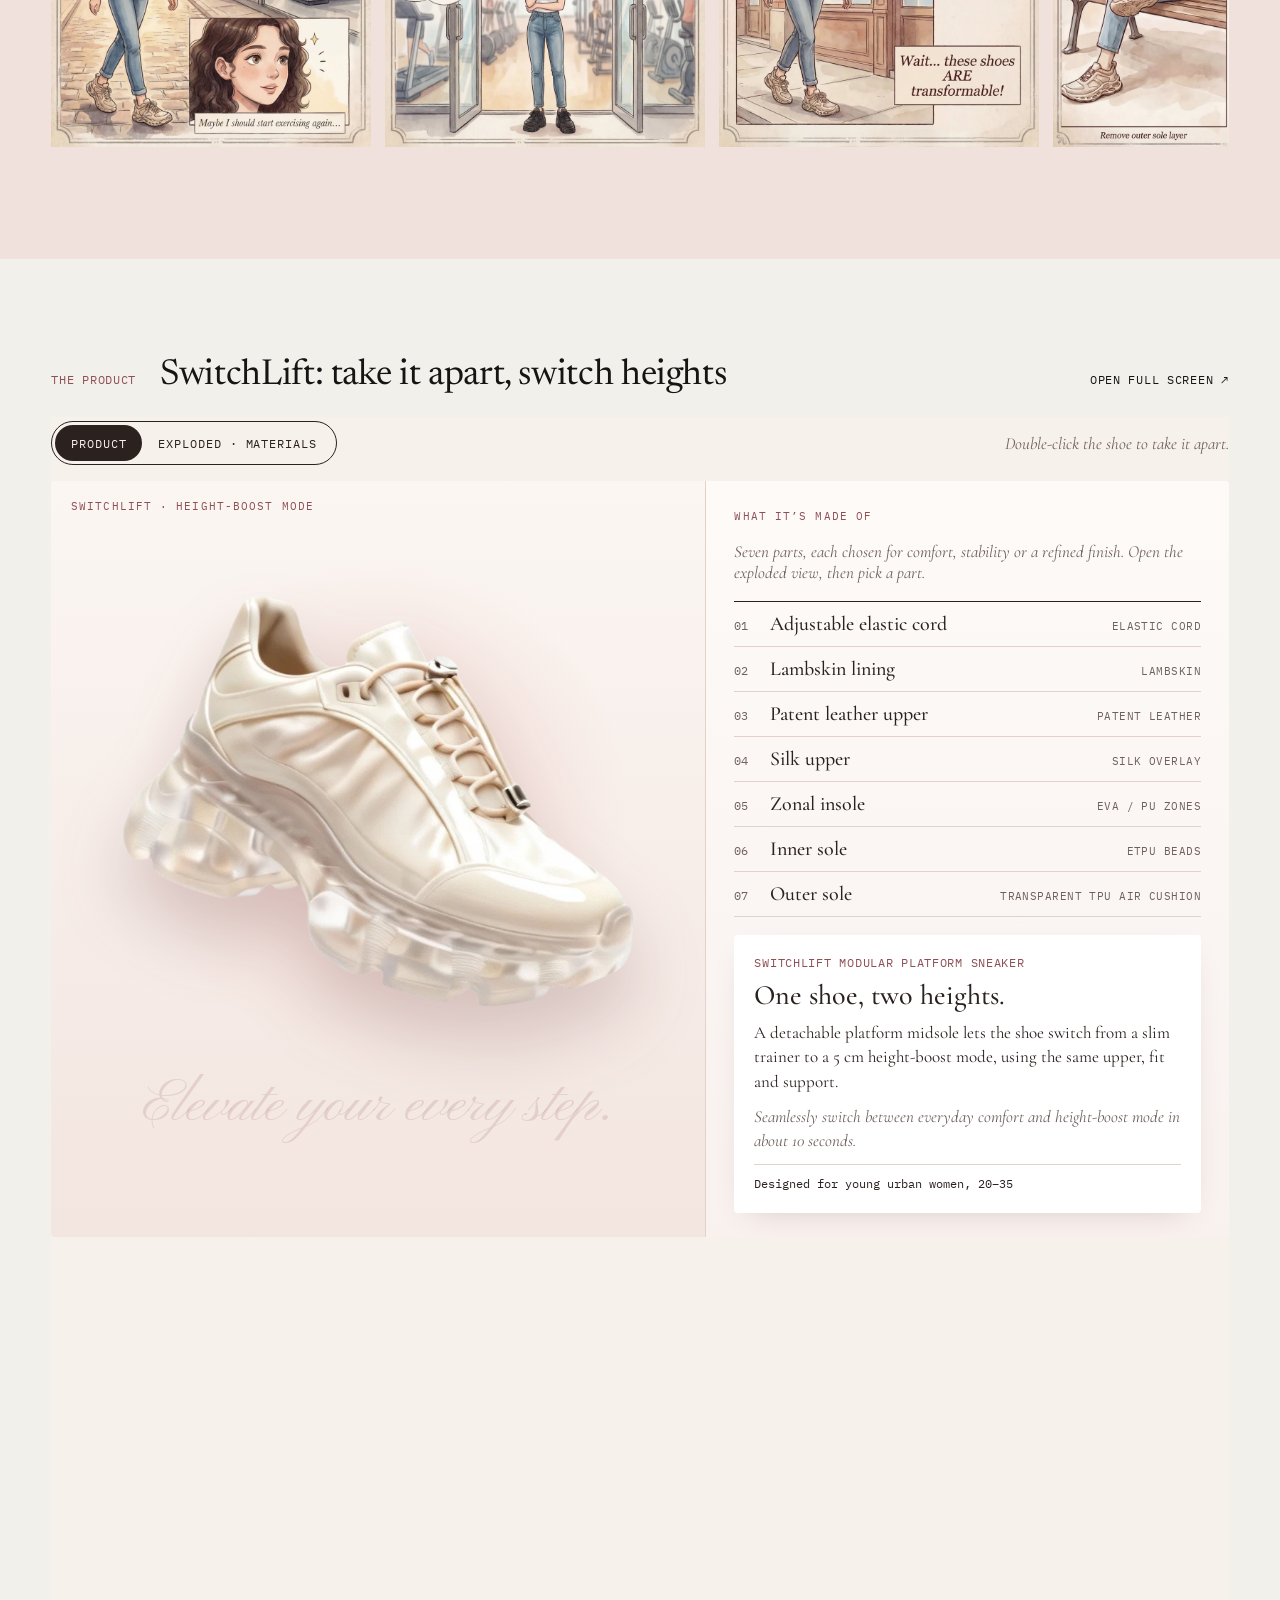
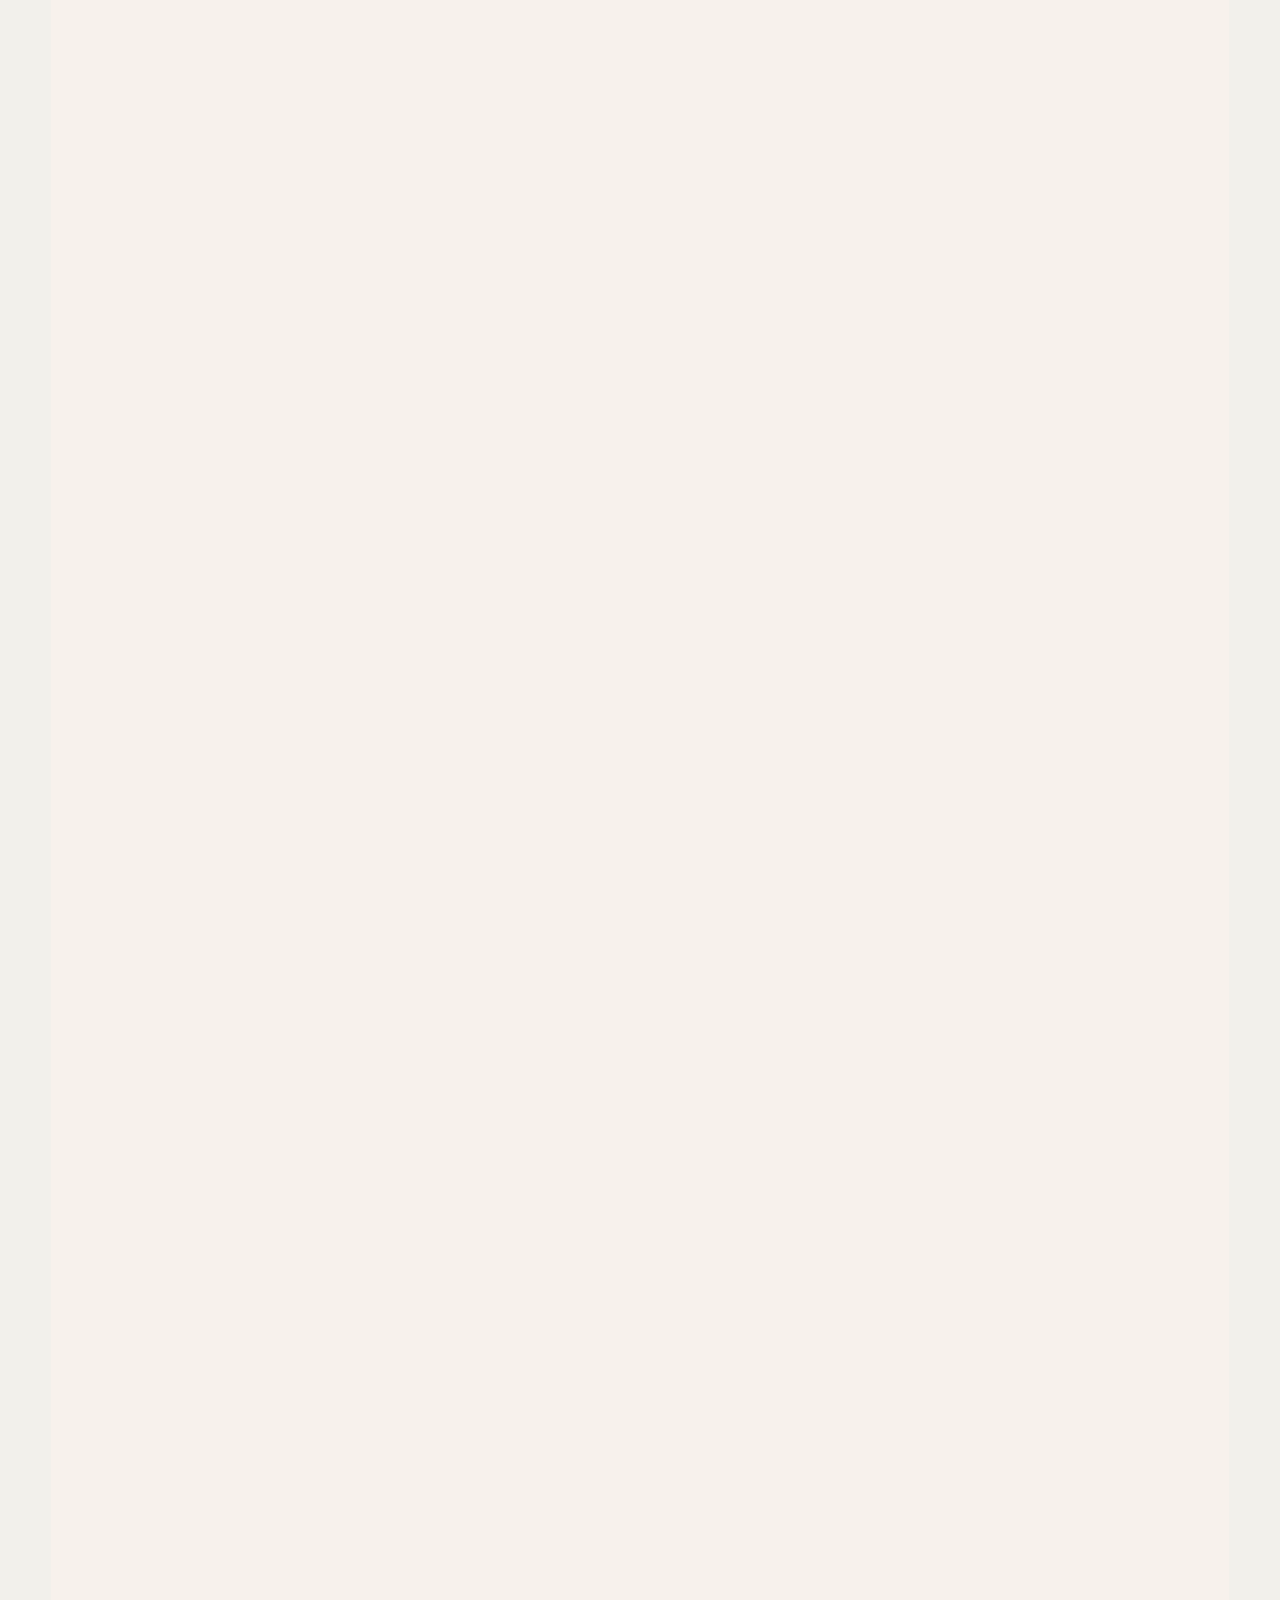
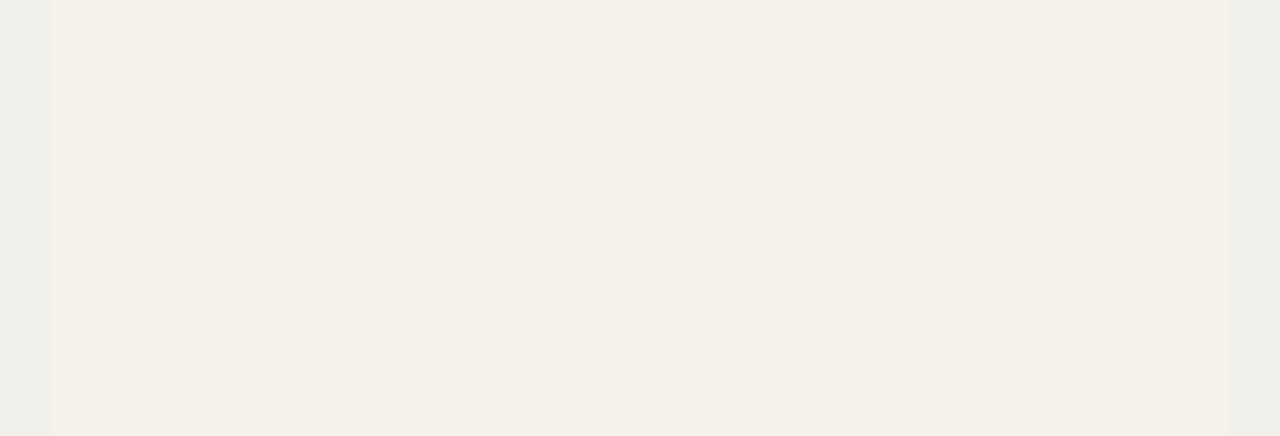
<file: projects/airevo.html>
<!doctype html>
<html lang="en">
<head>
  <meta charset="utf-8">
  <meta name="viewport" content="width=device-width, initial-scale=1, viewport-fit=cover">
  <title>airevo — Daisy Fang</title>
  <meta name="description" content="airevo: a transformable platform sneaker that gives a visible 5 cm lift without trading away all-day comfort. Case study by Daisy Fang.">
  <script>document.documentElement.classList.add('js');</script>
  <link rel="preconnect" href="https://fonts.googleapis.com">
  <link rel="preconnect" href="https://fonts.gstatic.com" crossorigin>
  <link rel="stylesheet" href="https://fonts.googleapis.com/css2?family=Newsreader:ital,opsz,wght@0,6..72,300;0,6..72,400;0,6..72,500;1,6..72,300;1,6..72,400&family=IBM+Plex+Mono:wght@400;500&family=Cormorant+Garamond:ital,wght@0,400;0,500;1,400&family=Pinyon+Script&display=swap" media="print" onload="this.media='all'">
  <noscript><link rel="stylesheet" href="https://fonts.googleapis.com/css2?family=Newsreader:ital,opsz,wght@0,6..72,300;0,6..72,400;0,6..72,500;1,6..72,300;1,6..72,400&family=IBM+Plex+Mono:wght@400;500&family=Cormorant+Garamond:ital,wght@0,400;0,500;1,400&family=Pinyon+Script&display=swap"></noscript>
  <link rel="stylesheet" href="../css/style.css">
  <style>
    /* airevo brand layer on top of the site style */
    body.airevo { --accent: #8E4F55; --blush: #F1E1DC; --blush-2: #E9CFC9; --rose: #B9787A; --brand-serif: 'Cormorant Garamond', Georgia, serif; --script: 'Pinyon Script', 'Snell Roundhand', cursive; }
    .script { font-family: var(--script); font-weight: 400; color: var(--accent); }
    .band { background: var(--blush); }
    .band .wrap { padding-block: clamp(56px, 8vw, 104px); }
    .band-dark { background: #2B211F; color: #F7F1EC; }
    .band-dark .muted, .band-dark .mono.muted { color: #CDBDB7; }

    .hero-a .h1-logo { width: min(100%, 460px); margin-left: -10px; }
    .hero-a .tagline { font-size: clamp(40px, 5vw, 68px); line-height: 1; margin: 0; }
    .hero-a .hero-photo img { -webkit-mask-image: none; mask-image: none; filter: drop-shadow(0 40px 34px rgba(110,60,60,.22)); max-width: 620px; }
    .hero-a .hero-photo { position: relative; }
    .hero-a .hero-photo::before { content: ""; position: absolute; inset: 6% 8%; border-radius: 50%; background: radial-gradient(closest-side, var(--blush-2), rgba(233,207,201,0)); z-index: -1; }

    .problems { list-style: none; margin: 0; padding: 0; display: grid; grid-template-columns: repeat(auto-fit, minmax(170px, 1fr)); gap: 12px; }
    .problems li { border-top: 1px solid var(--ink); padding-top: 12px; font-size: 22px; line-height: 1.2; }
    .problems li span { display: block; font-family: var(--mono); font-size: 11px; color: var(--accent); margin-bottom: 6px; }

    .w5 { display: grid; grid-template-columns: repeat(auto-fit, minmax(200px, 1fr)); gap: 0; border-top: 1px solid var(--ink); }
    .w5 div { padding: 16px 16px 16px 0; border-bottom: 1px solid var(--line); }
    .w5 dt { font-family: var(--mono); font-size: 11px; letter-spacing: .08em; text-transform: uppercase; color: var(--accent); }
    .w5 dd { margin: 6px 0 0; font-size: 17px; line-height: 1.45; }

    .hmw { list-style: none; margin: 0; padding: 0; display: grid; grid-template-columns: repeat(auto-fit, minmax(230px, 1fr)); gap: 20px; }
    .hmw li { background: var(--panel); padding: 20px; display: flex; flex-direction: column; gap: 10px; }
    .hmw b { font-weight: 400; font-size: 22px; line-height: 1.2; }
    .hmw q { font-style: italic; color: var(--muted); font-size: 16px; }
    .hmw small { font-family: var(--mono); font-size: 11px; color: var(--accent); }

    .table-scroll { overflow-x: auto; }
    .spec { width: 100%; border-collapse: collapse; min-width: 620px; font-size: 16px; }
    .spec th { text-align: left; font-family: var(--mono); font-weight: 500; font-size: 11px; letter-spacing: .08em; text-transform: uppercase; color: var(--muted); padding: 10px 12px 10px 0; border-bottom: 1px solid var(--ink); }
    .spec td { padding: 14px 12px 14px 0; border-bottom: 1px solid var(--line); vertical-align: top; line-height: 1.45; }
    .spec td:first-child { font-family: var(--mono); font-size: 12.5px; color: var(--accent); white-space: nowrap; }
    .spec td.tnum { font-variant-numeric: tabular-nums; white-space: nowrap; }

    .story { display: flex; gap: 14px; overflow-x: auto; scroll-snap-type: x mandatory; padding-bottom: 10px; }
    .story figure { flex: 0 0 min(320px, 78%); margin: 0; scroll-snap-align: start; }
    .story img { width: 100%; height: auto; display: block; }

    .protos { display: grid; grid-template-columns: repeat(2, minmax(0, 1fr)); gap: 24px; }
    @media (max-width: 560px) { .protos { grid-template-columns: minmax(0, 1fr); } }
    .protos figure { margin: 0; display: flex; flex-direction: column; gap: 10px; }
    .protos .frame { background: var(--panel); aspect-ratio: 4 / 3; display: flex; align-items: center; justify-content: center; padding: 18px; max-width: 100%; }
    .protos img { max-width: 100%; max-height: 100%; object-fit: contain; }
    .protos h3 { margin: 0; font-weight: 400; font-size: 21px; }
    .protos p { margin: 0; font-size: 15.5px; color: var(--muted); }

    .brand-grid { display: grid; grid-template-columns: repeat(auto-fit, minmax(260px, 1fr)); gap: 28px; align-items: start; }
    .brand-facts { display: flex; flex-direction: column; gap: 20px; }
    .brand-facts dt { font-family: var(--mono); font-size: 11px; letter-spacing: .08em; text-transform: uppercase; color: var(--accent); }
    .brand-facts dd { margin: 6px 0 0; font-family: var(--brand-serif); font-size: 26px; line-height: 1.2; }
    .pack { margin: 0; display: flex; flex-direction: column; gap: 10px; }
    .pack img { width: 100%; height: auto; filter: drop-shadow(0 24px 24px rgba(110,60,60,.18)); }
    .pack figcaption { font-family: var(--brand-serif); font-size: 19px; }
    .pack figcaption small { display: block; font-family: var(--mono); font-size: 11px; color: var(--muted); margin-top: 4px; }
    .colours { display: grid; grid-template-columns: repeat(5, minmax(0, 1fr)); gap: 10px; }
    .colours img { width: 100%; height: auto; display: block; background: #fff; }
    @media (max-width: 700px) { .colours { grid-template-columns: repeat(2, minmax(0, 1fr)); } }

    .limited { display: grid; grid-template-columns: minmax(0, 1fr) minmax(0, 1fr); gap: 32px; align-items: center; }
    .limited img { width: 100%; height: auto; filter: drop-shadow(0 24px 24px rgba(110,60,60,.18)); }
    @media (max-width: 700px) { .limited { grid-template-columns: minmax(0, 1fr); } }
  </style>
</head>
<body class="airevo">
<div class="wrap">
  <header class="topbar mono">
    <a class="ul" href="../index.html#work">← Index</a>
    <span class="muted">02 / 04 — airevo</span>
    <nav aria-label="Main">
      <a class="ul" href="../index.html#about">About</a>
      <a class="ul accent" href="../index.html#contact">Contact ↗</a>
    </nav>
  </header>

  <main>
    <!-- ========== 标题：Logo + 产品图 ========== -->
    <section class="case-hero split hero-a">
      <div class="hero-text">
        <p class="mono accent" style="margin:0">Case study 02 · Footwear · Product &amp; brand</p>
        <h1>
          <img class="h1-logo" src="../assets/img/airevo-logo.webp" alt="airevo — Comfortable Platform Shoes" width="1021" height="341">
        </h1>
        <p class="tagline script reveal"><span class="ln"><span style="--i:0">Elevate your every step.</span></span></p>
        <p class="lede">A transformable platform sneaker that gives a visible 5 cm lift without trading away all-day comfort, stability or a light step.</p>
      </div>
      <figure class="hero-photo">
        <img src="../assets/img/airevo-hero.webp" alt="airevo SwitchLift sneaker in cream patent leather and silk on a transparent air-cushion platform" width="657" height="529">
      </figure>
    </section>

    <dl class="meta">
      <div><dt>My role</dt><dd><strong>Solo project</strong>: research, product design, material selection, prototyping and brand</dd></div>
      <div><dt>Context</dt><dd>Imperial College London · Design Engineering, 2025</dd></div>
      <div><dt>Product</dt><dd>SwitchLift modular platform sneaker for young urban women, 20–35</dd></div>
      <div><dt>Methods &amp; tools</dt><dd>Social listening, pressure mapping, morphological analysis · vacuum forming, knitting, 3D printing (TPU 95A), Procreate, AI image tools</dd></div>
    </dl>

    <!-- ========== 01 问题 ========== -->
    <section class="stage-sec">
      <div class="stage-label"><span class="step">01</span><h2>The problem</h2></div>
      <div class="stage-body">
        <p class="big" data-fade>I wear height-increasing shoes most days. They make me look taller, but the soles are heavy and stiff, and by the end of the day my feet ache and my posture feels wrong.</p>
        <p data-fade>Most height-boosting footwear is designed for appearance first and comfort second. That raised the question behind airevo: how might we make height-increasing shoes that feel natural, light and ergonomic, instead of making people trade health for height?</p>
        <ul class="problems" data-fade aria-label="Existing problems">
          <li><span>01</span>Uncomfortable and hard to balance</li>
          <li><span>02</span>Too heavy</li>
          <li><span>03</span>Not breathable</li>
          <li><span>04</span>Too thick and out of proportion</li>
        </ul>
      </div>
    </section>

    <!-- ========== 02 调研 ========== -->
    <section class="stage-sec">
      <div class="stage-label"><span class="step">02</span><h2>Research</h2></div>
      <div class="stage-body">
        <p data-fade>Three sources: my own experience, social listening, and what people search for. A Google search for “platform shoes” immediately suggests “platform shoes uncomfortable” and “are platform shoes bad for your feet?”. In a Reddit thread on platform shoes, I coded each comment for complaints and wishes: most were about weight, stiff soles, instability and a chunky look, while people still asked for 2–3 inches of height with all-day comfort.</p>
        <blockquote class="quote" data-fade>“I couldn’t bend my feet as much as in non-platform shoes, and they also feel heavy.”<cite>Online comment, social listening</cite></blockquote>
        <dl class="w5" data-fade>
          <div><dt>Who</dt><dd>Young urban women, 20–35, who care about comfort, aesthetics and shoes that adapt to different occasions.</dd></div>
          <div><dt>What</dt><dd>A transforming shoe: hollow sole to cut weight, breathable upper, insole that balances pressure.</dd></div>
          <div><dt>When</dt><dd>Long days where comfort and height must coexist, and moments that need a different sole height.</dd></div>
          <div><dt>Where</dt><dd>Commuting, the workplace, dates and parties, light daily sport.</dd></div>
        </dl>
      </div>
    </section>

    <!-- ========== 03 定义 ========== -->
    <section class="stage-sec">
      <div class="stage-label"><span class="step">03</span><h2>Define</h2></div>
      <div class="stage-body">
        <ul class="hmw" data-fade>
          <li><small>HMW 1</small><b>Design platform shoes that are more comfortable and easy to wear?</b><q>I couldn’t bend my feet as much as non-platform shoes.</q></li>
          <li><small>HMW 2</small><b>Design a modular shoe system for different outfits and uses?</b><q>They’re always very heavy, not to mention how often you roll your ankle.</q></li>
          <li><small>HMW 3</small><b>Explore more functions for shoes with a high sole?</b><q>Can we make use of the extra space in the sole?</q></li>
        </ul>
        <p data-fade><strong style="font-weight:500">Aim:</strong> a lightweight, transformable platform shoe system that lets young urban women switch between a stable height-boost mode and a low-profile daily mode, with better proportions, all-day comfort and less foot fatigue.</p>
        <div class="table-scroll" data-fade>
          <table class="spec">
            <thead><tr><th scope="col">Requirement</th><th scope="col">Why</th><th scope="col">Specification</th></tr></thead>
            <tbody>
              <tr><td>All-day comfort</td><td>Feet get sore after a few hours in platform mode.</td><td>Zoned insole: soft heel and forefoot, firmer arch. Flex grooves under the forefoot.</td></tr>
              <tr><td>Stability</td><td>Added height feels wobbly on stairs and uneven pavements.</td><td>Flared heel, anti-slip tread, rigid heel counter. A flat platform instead of a sloped one.</td></tr>
              <tr><td>Transformation</td><td>If switching is slow or confusing, people stop using it.</td><td>Tool-free lock, ≤ 30 s per shoe, with a clear click when locked.</td></tr>
              <tr><td>Lightweight</td><td>Heavy soles tire you on stairs and long walks.</td><td>EU 38: ≤ 350 g platform mode, ≤ 280 g flat mode. Hollow midsole.</td></tr>
              <tr><td>Style</td><td>Bulky or unnatural shoes don’t get worn.</td><td>Minimal upper for office, casual and date outfits. Nude palette. 30–50 mm visible lift.</td></tr>
            </tbody>
          </table>
        </div>
      </div>
    </section>

    <!-- ========== 04 发展 ========== -->
    <section class="stage-sec">
      <div class="stage-label"><span class="step">04</span><h2>Develop</h2></div>
      <div class="stage-body">
        <div class="funnel" data-fade>
          <div><b>15</b><span>Concepts</span></div>
          <div><b>3</b><span>Main ideas</span></div>
          <div class="final"><b>1</b><span>SwitchLift</span></div>
        </div>
        <p data-fade>I explored 15 concepts across the three HMWs, then developed three: a pressure-distribution insole, a zipper two-layer upper, and a sole that absorbs energy mechanically. The final design combines a detachable transparent air-cushion platform with a zoned insole.</p>
        <div class="duo" data-fade>
          <figure class="fig">
            <div class="frame" style="aspect-ratio:auto;padding:24px"><img src="../assets/img/airevo-pressure.webp" alt="Plantar pressure map with zones for toes, metatarsal heads, medial and lateral midfoot, and heel" loading="lazy" width="1100" height="940"></div>
            <figcaption class="mono"><span>Pressure mapping</span><span class="muted">Where to cushion, flex and support</span></figcaption>
          </figure>
          <div style="display:flex;flex-direction:column;gap:14px">
            <p style="margin:0">Pressure peaks under the heel and the first metatarsal heads, while the midfoot gets too little support. So the insole is split into zones, each with its own job: shock absorption at the heel, a firmer arch bridge, a metatarsal pad to spread push-off load, and soft, flexible toes.</p>
            <p style="margin:0">A morphological analysis then settled the details. An adjustable elastic cord beat bow laces, Velcro and BOA for quick micro-adjustment as the height changes. A hollow transparent air-bag midsole beat a mortise-and-tenon rubber sole and a fully modular sole: it is visually light, cuts weight and still absorbs impact.</p>
          </div>
        </div>
      </div>
    </section>

    <!-- ========== 05 原型 ========== -->
    <section class="stage-sec">
      <div class="stage-label"><span class="step">05</span><h2>Prototype</h2></div>
      <div class="stage-body">
        <div class="protos">
          <figure data-fade style="--i:0"><div class="frame"><img src="../assets/img/airevo-proto-last.webp" alt="Vacuum-formed upper on a green shoe last" loading="lazy"></div><h3>Upper: vacuum forming</h3><p>Heat vacuum forming over a last to get the upper’s shape quickly and accurately.</p></figure>
          <figure data-fade style="--i:1"><div class="frame"><img src="../assets/img/airevo-proto-knit.webp" alt="Knitting machine with yarn cones" loading="lazy"></div><h3>Upper: knitted fabrics</h3><p>A UAL textiles student taught me the knitting machine, so I could test knitted uppers.</p></figure>
          <figure data-fade style="--i:2"><div class="frame"><img src="../assets/img/airevo-proto-insole.webp" alt="Foam insole prototypes" loading="lazy"></div><h3>Zoned insole in foam</h3><p>Hard foam shaped to the last, soft foam added by pressure zone, perforated where feet sweat.</p></figure>
          <figure data-fade style="--i:3"><div class="frame"><img src="../assets/img/airevo-proto-print.webp" alt="3D-printed TPU sole made into a sandal" loading="lazy"></div><h3>Sole: 3D printed in TPU 95A</h3><p>Printed as a sandal so I could actually walk on it and test rebound. A honeycomb version was too rigid, so the second uses airbags and a spine-like segmented join.</p></figure>
        </div>
      </div>
    </section>

    <!-- ========== 06 验证 ========== -->
    <section class="stage-sec">
      <div class="stage-label"><span class="step">06</span><h2>Validate</h2></div>
      <div class="stage-body">
        <p data-fade>To check the insole, I estimated how much body weight each zone carries for a 50 kg wearer and matched a material stack and hardness to each.</p>
        <div class="table-scroll" data-fade>
          <table class="spec">
            <thead><tr><th scope="col">Zone</th><th scope="col">Load share</th><th scope="col">≈ Force</th><th scope="col">Material (top → bottom)</th><th scope="col">Hardness / thickness</th></tr></thead>
            <tbody>
              <tr><td>Z1 Heel core</td><td class="tnum">40%</td><td class="tnum">196 N</td><td>PU foam or soft EVA pad over the hollow airbag midsole</td><td>20–30 Shore A<br><span class="muted">5–6 mm</span></td></tr>
              <tr><td>Z2 Medial arch</td><td class="tnum">6%</td><td class="tnum">29 N</td><td>Thin soft top cover, firm EVA / TPU arch shell</td><td>25–30 top, 45–55 core<br><span class="muted">2 mm top, 3–4 mm core</span></td></tr>
              <tr><td>Z3 Lateral midfoot</td><td class="tnum">4%</td><td class="tnum">20 N</td><td>Soft top cover, medium EVA base</td><td>30–35 Shore A<br><span class="muted">3–4 mm</span></td></tr>
              <tr><td>Z4 Medial forefoot</td><td class="tnum">25%</td><td class="tnum">123 N</td><td>Soft EVA or PU met pad, medium EVA carrier</td><td>20–25 pad, 30–35 carrier<br><span class="muted">3–4 mm each</span></td></tr>
              <tr><td>Z5 Lateral forefoot</td><td class="tnum">15%</td><td class="tnum">74 N</td><td>Medium EVA for stability</td><td>30–40 Shore A<br><span class="muted">4–5 mm</span></td></tr>
              <tr><td>Z6 Hallux &amp; toes</td><td class="tnum">10%</td><td class="tnum">49 N</td><td>Soft PU or low-density EVA, flex grooves</td><td>20–30 Shore A<br><span class="muted">2–3 mm</span></td></tr>
            </tbody>
          </table>
        </div>
      </div>
    </section>
  </main>
</div>

<!-- ========== 故事板 ========== -->
<section class="band" aria-labelledby="story-title">
  <div class="wrap">
    <div class="section-head" style="padding-top:0">
      <h2 id="story-title" class="script" style="margin:0;font-size:clamp(40px,5vw,64px)">A day in airevo</h2>
      <span class="mono muted">Storyboard · scroll →</span>
    </div>
    <div class="story" data-fade>
      <figure><img src="../assets/img/airevo-story-1.webp" alt="She walks to the gym in platform sneakers: maybe I should start exercising again" loading="lazy"></figure>
      <figure><img src="../assets/img/airevo-story-2.webp" alt="She worries: what if I trip or twist my ankle on the treadmill?" loading="lazy"></figure>
      <figure><img src="../assets/img/airevo-story-3.webp" alt="She realises: wait, these shoes are transformable" loading="lazy"></figure>
      <figure><img src="../assets/img/airevo-story-4.webp" alt="She removes the outer sole layer and the shoe becomes a low-profile sneaker" loading="lazy"></figure>
      <figure><img src="../assets/img/airevo-story-5.webp" alt="Light, safe and easy to move in: one pair for height, comfort and fitness" loading="lazy"></figure>
    </div>
  </div>
</section>

<div class="wrap">
  <!-- ========== 产品交互 ========== -->
  <section class="try-app" aria-labelledby="product-title">
    <div class="anatomy-head">
      <span class="mono accent">The product</span>
      <h3 id="product-title">SwitchLift: take it apart, switch heights</h3>
      <a class="ul mono" href="airevo-product.html" target="_blank" rel="noopener">Open full screen ↗</a>
    </div>
    <iframe id="product-frame" src="airevo-product.html" title="Interactive airevo sneaker: open the exploded view to see each material, and switch between flat and height-boost mode" loading="lazy" style="height:760px"></iframe>
  </section>
</div>

<!-- ========== 品牌 ========== -->
<section class="band" aria-labelledby="brand-title">
  <div class="wrap">
    <div class="section-head" style="padding-top:0">
      <h2 id="brand-title" class="mono" style="margin:0">The brand</h2>
      <span class="script" style="font-size:clamp(30px,3.6vw,46px)">Elevate your every step.</span>
    </div>
    <div class="brand-grid" style="margin-top:28px">
      <dl class="brand-facts" data-fade>
        <div><dt>Brand tone</dt><dd>Elegant, feminine, slightly romantic. A daily essential that also works as a gift.</dd></div>
        <div><dt>Positioning</dt><dd>A mid-to-high priced modular platform sneaker for style-conscious urban women.</dd></div>
        <div><dt>Promise</dt><dd>One shoe, two heights: a visible lift with flat-shoe confidence.</dd></div>
      </dl>
      <figure class="pack" data-fade style="--i:1"><img src="../assets/img/airevo-box.webp" alt="airevo gift box with a pair of sneakers and a pink satin bag" loading="lazy"><figcaption>Shoe box gift set<small>The whole set in one box</small></figcaption></figure>
      <figure class="pack" data-fade style="--i:2"><img src="../assets/img/airevo-bag.webp" alt="Pink satin drawstring bag printed with the airevo logo" loading="lazy"><figcaption>Accessories bag<small>Bow in a matching colour, free shoe cleaner included</small></figcaption></figure>
    </div>

    <div class="limited" style="margin-top:clamp(48px,7vw,88px)">
      <div data-fade>
        <p class="mono accent" style="margin:0 0 10px">Lace limited edition</p>
        <p class="script" style="font-size:clamp(36px,4.4vw,56px);margin:0;line-height:1.05">For winter season</p>
        <p style="margin:14px 0 0;max-width:46ch">Lace uppers with satin bow laces, on the same transparent platform. A seasonal edition keeps the brand feeling special and gift-worthy.</p>
      </div>
      <img data-fade src="../assets/img/airevo-lace-2.webp" alt="Lace limited-edition airevo sneaker with satin bow laces" loading="lazy">
    </div>

    <div style="margin-top:clamp(48px,7vw,88px);display:flex;flex-direction:column;gap:14px" data-fade>
      <div class="section-head" style="padding:0">
        <span class="mono accent">Colour &amp; material exploration</span>
        <span class="mono muted">Generated with AI image tools to explore looks</span>
      </div>
      <div class="colours">
        <img src="../assets/img/airevo-colour-1.webp" alt="Colourway: dusty pink with silk laces" loading="lazy">
        <img src="../assets/img/airevo-colour-2.webp" alt="Colourway: champagne with elastic strap" loading="lazy">
        <img src="../assets/img/airevo-colour-3.webp" alt="Colourway: silver with strap closure" loading="lazy">
        <img src="../assets/img/airevo-colour-4.webp" alt="Colourway: peach" loading="lazy">
        <img src="../assets/img/airevo-colour-5.webp" alt="Colourway: rose velvet with wide strap" loading="lazy">
        <img src="../assets/img/airevo-colour-6.webp" alt="Colourway: burgundy velvet with bow laces" loading="lazy">
        <img src="../assets/img/airevo-colour-7.webp" alt="Colourway: sage velvet" loading="lazy">
        <img src="../assets/img/airevo-colour-8.webp" alt="Colourway: emerald velvet" loading="lazy">
        <img src="../assets/img/airevo-colour-9.webp" alt="Colourway: cream with adjustable elastic cord" loading="lazy">
        <img src="../assets/img/airevo-colour-10.webp" alt="Colourway: navy with silk laces" loading="lazy">
      </div>
    </div>
  </div>
</section>

<div class="wrap">
  <a class="doc-link" href="../assets/docs/airevo_Portfolio.pdf" target="_blank" rel="noopener" data-fade>
    <span class="mono accent">Explore more details</span>
    <span class="doc-title">airevo design portfolio</span>
    <span class="mono muted">Research, concepts, prototyping, validation · 24 pages · PDF</span>
    <i aria-hidden="true">↗</i>
  </a>

  <nav class="next" aria-label="More work">
    <a class="btn" href="imppets.html">← ImpPets</a>
    <a class="big-link" href="../index.html#work">All projects <i>→</i></a>
  </nav>
</div>

<script src="../js/main.js"></script>
<script>
  window.addEventListener('message', function (e) {
    if (e.data && e.data.airevoHeight) document.getElementById('product-frame').style.height = e.data.airevoHeight + 'px';
  });
</script>
</body>
</html>
</file>
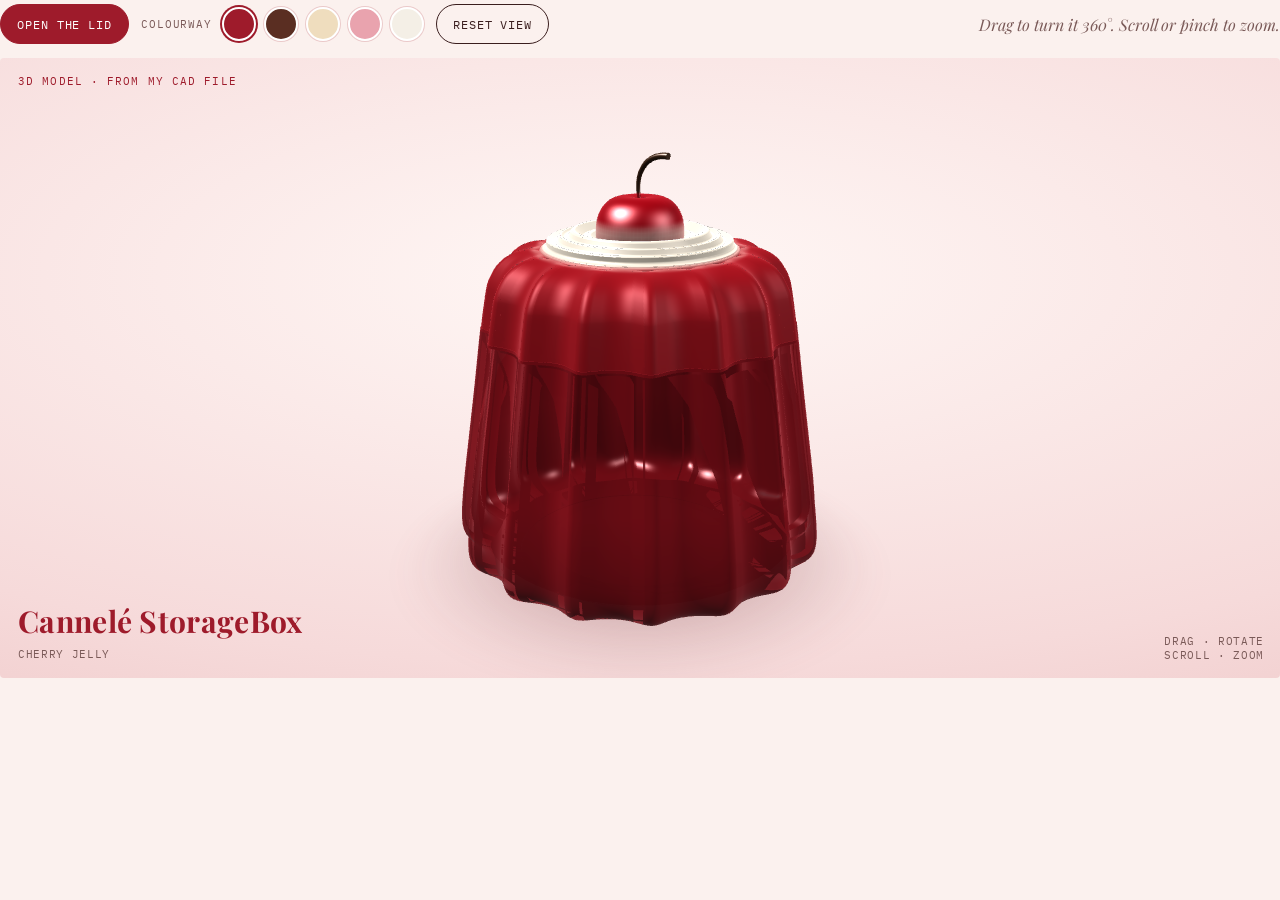
<file: projects/cannele-viewer.html>
<!doctype html>
<html lang="en">
<head>
  <meta charset="utf-8">
  <meta name="viewport" content="width=device-width, initial-scale=1, viewport-fit=cover">
  <title>Cannelé StorageBox 3D viewer</title>
  <link rel="preconnect" href="https://fonts.googleapis.com">
  <link rel="preconnect" href="https://fonts.gstatic.com" crossorigin>
  <link rel="stylesheet" href="https://fonts.googleapis.com/css2?family=Playfair+Display:ital,wght@0,500;0,700;1,500&family=IBM+Plex+Mono:wght@400;500&display=swap" media="print" onload="this.media='all'">
  <noscript><link rel="stylesheet" href="https://fonts.googleapis.com/css2?family=Playfair+Display:ital,wght@0,500;0,700;1,500&family=IBM+Plex+Mono:wght@400;500&display=swap"></noscript>
  <style>
    :root { --cream: #FBF1EE; --pink: #F6DADA; --cherry: #9E1B2B; --ink: #3A1E1E; --muted: #7A5A58; --line: #EBCACA;
      --serif: 'Playfair Display', Georgia, serif; --mono: 'IBM Plex Mono', ui-monospace, Menlo, monospace; --ease: cubic-bezier(.16,1,.3,1); }
    * { box-sizing: border-box; }
    body { margin: 0; background: var(--cream); color: var(--ink); font-family: var(--serif); }
    button { font: inherit; color: inherit; cursor: pointer; }
    :focus-visible { outline: 2px solid var(--cherry); outline-offset: 3px; }
    .bar { display: flex; flex-wrap: wrap; gap: 10px 12px; align-items: center; padding: 4px 0 14px; }
    .btn { border: 1px solid var(--ink); background: transparent; padding: 9px 16px; min-height: 40px; border-radius: 999px; font-family: var(--mono); font-size: 11.5px; letter-spacing: .08em; text-transform: uppercase; }
    .btn:hover { background: var(--ink); color: var(--cream); }
    .btn.primary { background: var(--cherry); border-color: var(--cherry); color: #fff; }
    .btn.primary:hover { background: #7E1422; }
    .swatches { display: flex; gap: 8px; align-items: center; }
    .swatches .lbl { font-family: var(--mono); font-size: 11px; letter-spacing: .08em; text-transform: uppercase; color: var(--muted); margin-right: 2px; }
    .sw { width: 34px; height: 34px; border-radius: 50%; border: 2px solid #fff; box-shadow: 0 0 0 1px var(--line); padding: 0; }
    .sw[aria-pressed="true"] { box-shadow: 0 0 0 2px var(--cherry); }
    .hint { flex: 1 1 220px; text-align: right; margin: 0; font-style: italic; color: var(--muted); font-size: 16px; }
    @media (max-width: 700px) { .hint { text-align: left; } }
    .stage { position: relative; height: 620px; border-radius: 4px; overflow: hidden; background: radial-gradient(120% 90% at 50% 35%, #FFF7F5 0%, #F6DADA 70%, #EFC9C9 100%); cursor: grab; touch-action: none; }
    .stage.grabbing { cursor: grabbing; }
    @media (max-width: 700px) { .stage { height: 420px; } }
    canvas { width: 100%; height: 100%; display: block; }
    .tag { position: absolute; left: 18px; top: 16px; font-family: var(--mono); font-size: 11px; letter-spacing: .1em; text-transform: uppercase; color: var(--cherry); pointer-events: none; }
    .name { position: absolute; left: 18px; bottom: 16px; pointer-events: none; }
    .name b { display: block; font-size: clamp(22px, 2.6vw, 30px); font-weight: 700; color: var(--cherry); letter-spacing: .01em; }
    .name span { font-family: var(--mono); font-size: 11px; color: var(--muted); text-transform: uppercase; letter-spacing: .06em; }
    .help { position: absolute; right: 16px; bottom: 16px; font-family: var(--mono); font-size: 11px; color: var(--muted); text-transform: uppercase; letter-spacing: .06em; pointer-events: none; text-align: right; }
    .fallback { position: absolute; inset: 0; display: none; place-items: center; text-align: center; padding: 24px; }
    .fallback img { max-height: 80%; max-width: 80%; }
    .no-gl .fallback { display: grid; }
    .toast { position: absolute; left: 50%; top: 18px; transform: translate(-50%, -10px); background: var(--cherry); color: #fff; font-family: var(--mono); font-size: 12px; padding: 8px 14px; border-radius: 999px; opacity: 0; transition: opacity .3s, transform .3s; pointer-events: none; }
    .toast.on { opacity: 1; transform: translate(-50%, 0); }
      html { touch-action: manipulation; }
    /* stop mobile browsers from auto-inflating text inside this embedded frame */
    html { -webkit-text-size-adjust: 100%; text-size-adjust: 100%; }
    body * { max-height: 1000000px; }
    @media (max-width: 480px) { .help { display: none; } .name b { font-size: 20px; } }
  </style>
</head>
<body>
  <div class="bar">
    <button class="btn primary" type="button" id="lid">Open the lid</button>
    <div class="swatches" role="group" aria-label="Colourway">
      <span class="lbl">Colourway</span>
      <button class="sw" type="button" data-c="jelly" aria-pressed="true" aria-label="Cherry jelly" style="background:#9E1B2B"></button>
      <button class="sw" type="button" data-c="chocolate" aria-pressed="false" aria-label="Chocolate" style="background:#5A2E22"></button>
      <button class="sw" type="button" data-c="vanilla" aria-pressed="false" aria-label="Vanilla" style="background:#EFDDBE"></button>
      <button class="sw" type="button" data-c="strawberry" aria-pressed="false" aria-label="Strawberry" style="background:#E9A3AE"></button>
      <button class="sw" type="button" data-c="pla" aria-pressed="false" aria-label="Printed PLA prototype" style="background:#F4EFE6"></button>
    </div>
    <button class="btn" type="button" id="reset">Reset view</button>
    <p class="hint">Drag to turn it 360°. Scroll or pinch to zoom.</p>
  </div>

  <div class="stage" id="stage">
    <canvas id="cv" aria-label="3D model of the Cannelé StorageBox. Drag to rotate."></canvas>
    <span class="tag" id="tag">3D model · from my CAD file</span>
    <div class="name"><b>Cannelé StorageBox</b><span id="cname">Cherry jelly</span></div>
    <div class="help">Drag · rotate<br>Scroll · zoom</div>
    <div class="fallback"><img src="../assets/img/cannele.webp" alt="Cannelé StorageBox render"></div>
    <div class="toast" id="toast" role="status"></div>
  </div>

<script src="../assets/models/cannele-model.js"></script>
<script>
(function () {
  var stage = document.getElementById('stage'), cv = document.getElementById('cv');
  var gl = cv.getContext('webgl', { antialias: true, premultipliedAlpha: true, alpha: true });
  if (!gl || !window.CANNELE_MODEL) { stage.classList.add('no-gl'); return; }

  /* ---------- tiny matrix helpers (column-major) ---------- */
  function persp(fov, a, n, f) { var t = 1 / Math.tan(fov / 2), nf = 1 / (n - f); return [t / a,0,0,0, 0,t,0,0, 0,0,(f + n) * nf,-1, 0,0,2 * f * n * nf,0]; }
  function look(e, c, u) {
    var z = norm([e[0]-c[0], e[1]-c[1], e[2]-c[2]]), x = norm(cross(u, z)), y = cross(z, x);
    return [x[0],y[0],z[0],0, x[1],y[1],z[1],0, x[2],y[2],z[2],0, -dot(x,e),-dot(y,e),-dot(z,e),1];
  }
  function mul(a, b) { var o = new Array(16); for (var i = 0; i < 4; i++) for (var j = 0; j < 4; j++) { var s = 0; for (var k = 0; k < 4; k++) s += a[k * 4 + j] * b[i * 4 + k]; o[i * 4 + j] = s; } return o; }
  function trans(x, y, z) { return [1,0,0,0, 0,1,0,0, 0,0,1,0, x,y,z,1]; }
  function rotX(a) { var c = Math.cos(a), s = Math.sin(a); return [1,0,0,0, 0,c,s,0, 0,-s,c,0, 0,0,0,1]; }
  function cross(a, b) { return [a[1]*b[2]-a[2]*b[1], a[2]*b[0]-a[0]*b[2], a[0]*b[1]-a[1]*b[0]]; }
  function dot(a, b) { return a[0]*b[0]+a[1]*b[1]+a[2]*b[2]; }
  function norm(a) { var l = Math.hypot(a[0], a[1], a[2]) || 1; return [a[0]/l, a[1]/l, a[2]/l]; }

  /* ---------- shaders: soft studio lighting ---------- */
  var vs = 'attribute vec3 p; attribute vec3 n; uniform mat4 P, V, M; varying vec3 vn; varying vec3 vw; varying vec3 vl;' +
    'void main(){ vec4 w = M * vec4(p,1.0); vw = w.xyz; vl = p; vn = mat3(M) * n; gl_Position = P * V * w; }';
  var fs = 'precision highp float; varying vec3 vn; varying vec3 vw; varying vec3 vl; uniform vec3 col; uniform vec3 eye; uniform float spec; uniform float shin; uniform float alpha; uniform float shadow; uniform float zones; uniform vec3 cream; uniform vec3 cherry;' +
    'void main(){ if (shadow > 0.5) { float d = length(vl.xy) / 70.0; float a = (1.0 - smoothstep(0.15, 1.0, d)) * 0.32; gl_FragColor = vec4(vec3(0.42,0.18,0.20) * a, a); return; }' +
    ' vec3 N = normalize(vn); vec3 E = normalize(eye - vw); if (dot(N,E) < 0.0) N = -N;' +
    ' vec3 L1 = normalize(vec3(-0.5,-0.7,0.9)); vec3 L2 = normalize(vec3(0.8,0.3,0.4)); vec3 L3 = normalize(vec3(0.0,0.9,0.2));' +
    ' float d1 = max(dot(N,L1),0.0), d2 = max(dot(N,L2),0.0)*0.45, d3 = max(dot(N,L3),0.0)*0.25;' +
    ' vec3 H = normalize(L1 + E); float s = pow(max(dot(N,H),0.0), shin) * spec; vec3 H2 = normalize(L2 + E); s += pow(max(dot(N,H2),0.0), shin) * spec * 0.4;' +
    ' float rim = pow(1.0 - max(dot(N,E),0.0), 3.0) * 0.35; float ao = mix(0.72, 1.0, clamp(vw.z / 30.0, 0.0, 1.0));' +
    ' vec3 base = col; float gloss = 1.0; if (zones > 0.5) { float r = length(vl.xy);' +
    '  float ring = (1.0 - smoothstep(26.0, 28.0, r)) * smoothstep(83.0, 84.5, vl.z);' +
    '  float ch = (1.0 - smoothstep(10.4, 11.4, r)) * smoothstep(85.0, 86.5, vl.z);' +
    '  float st = smoothstep(96.8, 97.6, vl.z);' +
    '  base = mix(mix(mix(col, cream, ring), cherry, ch), vec3(0.22,0.13,0.08), st); gloss = 1.0 + ch * 2.5; }' +
    ' vec3 c = base * (0.30 + d1 * 0.75 + d2 + d3) * ao + vec3(1.0,0.96,0.95) * (s * gloss + rim * 0.6);' +
    ' gl_FragColor = vec4(c * alpha, alpha); }';
  function sh(t, src) { var s = gl.createShader(t); gl.shaderSource(s, src); gl.compileShader(s); if (!gl.getShaderParameter(s, gl.COMPILE_STATUS)) throw gl.getShaderInfoLog(s); return s; }
  var prog = gl.createProgram(); gl.attachShader(prog, sh(gl.VERTEX_SHADER, vs)); gl.attachShader(prog, sh(gl.FRAGMENT_SHADER, fs)); gl.linkProgram(prog); gl.useProgram(prog);
  var U = {}; ['P','V','M','col','eye','spec','shin','alpha','shadow','zones','cream','cherry'].forEach(function (k) { U[k] = gl.getUniformLocation(prog, k); });
  var aP = gl.getAttribLocation(prog, 'p'), aN = gl.getAttribLocation(prog, 'n');

  /* ---------- decode model ---------- */
  function b64(s) { var bin = atob(s), u = new Uint8Array(bin.length); for (var i = 0; i < bin.length; i++) u[i] = bin.charCodeAt(i); return u.buffer; }
  function makePart(d) {
    // crease-aware normals: smooth across gentle curves, keep sharp edges (rim, lip) crisp
    var q = new Uint16Array(b64(d.pos)), idx = new Uint16Array(b64(d.idx)), nv = d.nv, nf = idx.length / 3;
    var pos = new Float32Array(nv * 3);
    for (var i = 0; i < nv; i++) for (var k = 0; k < 3; k++) pos[i * 3 + k] = d.min[k] + q[i * 3 + k] * d.scale[k];
    var fn = new Float32Array(nf * 3), fu = new Float32Array(nf * 3), cnt = new Uint32Array(nv + 1);
    for (var f = 0; f < nf; f++) {
      var a = idx[f*3] * 3, b = idx[f*3+1] * 3, c = idx[f*3+2] * 3;
      var ux = pos[b]-pos[a], uy = pos[b+1]-pos[a+1], uz = pos[b+2]-pos[a+2], vx = pos[c]-pos[a], vy = pos[c+1]-pos[a+1], vz = pos[c+2]-pos[a+2];
      var nx = uy*vz-uz*vy, ny = uz*vx-ux*vz, nz = ux*vy-uy*vx, l = Math.hypot(nx, ny, nz) || 1;
      fn[f*3] = nx; fn[f*3+1] = ny; fn[f*3+2] = nz; fu[f*3] = nx/l; fu[f*3+1] = ny/l; fu[f*3+2] = nz/l;
      cnt[idx[f*3]+1]++; cnt[idx[f*3+1]+1]++; cnt[idx[f*3+2]+1]++;
    }
    for (i = 0; i < nv; i++) cnt[i + 1] += cnt[i];
    var fill = cnt.slice(0, nv), vf = new Uint32Array(nf * 3);
    for (f = 0; f < nf * 3; f++) vf[fill[idx[f]]++] = (f / 3) | 0;
    var N = nf * 3, P = new Float32Array(N * 3), Nn = new Float32Array(N * 3), COS = Math.cos(38 * Math.PI / 180);
    for (f = 0; f < nf; f++) for (var j = 0; j < 3; j++) {
      var v = idx[f*3+j], o = (f*3+j) * 3, sx = 0, sy = 0, sz = 0;
      for (var m = cnt[v]; m < cnt[v+1]; m++) {
        var g = vf[m];
        if (fu[g*3]*fu[f*3] + fu[g*3+1]*fu[f*3+1] + fu[g*3+2]*fu[f*3+2] >= COS) { sx += fn[g*3]; sy += fn[g*3+1]; sz += fn[g*3+2]; }
      }
      P[o] = pos[v*3]; P[o+1] = pos[v*3+1]; P[o+2] = pos[v*3+2]; Nn[o] = sx; Nn[o+1] = sy; Nn[o+2] = sz;
    }
    var part = { n: N, arr: true, pb: gl.createBuffer(), nb: gl.createBuffer() };
    gl.bindBuffer(gl.ARRAY_BUFFER, part.pb); gl.bufferData(gl.ARRAY_BUFFER, P, gl.STATIC_DRAW);
    gl.bindBuffer(gl.ARRAY_BUFFER, part.nb); gl.bufferData(gl.ARRAY_BUFFER, Nn, gl.STATIC_DRAW);
    return part;
  }
  var body = makePart(CANNELE_MODEL.body), lid = makePart(CANNELE_MODEL.lid);
  var ground = (function () {
    var s = 90, pos = new Float32Array([-s,-s,0, s,-s,0, s,s,0, -s,s,0]), nrm = new Float32Array([0,0,1, 0,0,1, 0,0,1, 0,0,1]), idx = new Uint16Array([0,1,2, 0,2,3]);
    var g = { n: 6, pb: gl.createBuffer(), nb: gl.createBuffer(), ib: gl.createBuffer() };
    gl.bindBuffer(gl.ARRAY_BUFFER, g.pb); gl.bufferData(gl.ARRAY_BUFFER, pos, gl.STATIC_DRAW);
    gl.bindBuffer(gl.ARRAY_BUFFER, g.nb); gl.bufferData(gl.ARRAY_BUFFER, nrm, gl.STATIC_DRAW);
    gl.bindBuffer(gl.ELEMENT_ARRAY_BUFFER, g.ib); gl.bufferData(gl.ELEMENT_ARRAY_BUFFER, idx, gl.STATIC_DRAW);
    return g;
  })();

  /* ---------- colourways (from the slides: chocolate / vanilla / strawberry / jelly) ---------- */
  var CW = {
    jelly: { name: 'Cherry jelly', body: [0.55, 0.06, 0.10], spec: 1.1, shin: 70, alpha: 0.86, lid: [0.62, 0.07, 0.11], cream: [0.97, 0.93, 0.86], cherry: [0.62, 0.02, 0.07], zones: 1 },
    chocolate: { name: 'Chocolate', body: [0.30, 0.15, 0.10], spec: 0.45, shin: 40, alpha: 1, lid: [0.30, 0.15, 0.10], cream: [0.97, 0.93, 0.86], cherry: [0.85, 0.16, 0.38], zones: 1 },
    vanilla: { name: 'Vanilla', body: [0.93, 0.85, 0.68], spec: 0.3, shin: 30, alpha: 1, lid: [0.93, 0.85, 0.68], cream: [0.99, 0.97, 0.93], cherry: [0.62, 0.02, 0.07], zones: 1 },
    strawberry: { name: 'Strawberry', body: [0.89, 0.55, 0.60], spec: 0.4, shin: 36, alpha: 1, lid: [0.89, 0.55, 0.60], cream: [0.99, 0.95, 0.94], cherry: [0.62, 0.02, 0.07], zones: 1 },
    pla: { name: 'Printed PLA prototype', body: [0.93, 0.90, 0.84], spec: 0.15, shin: 16, alpha: 1, lid: [0.93, 0.90, 0.84], cream: [0.93, 0.90, 0.84], cherry: [0.93, 0.90, 0.84], zones: 0 }
  };
  var cw = CW.jelly;

  /* ---------- camera + interaction ---------- */
  var BASE = (window.innerWidth < 520 ? 330 : 260); var yaw = -0.6, pitch = 0.32, dist = BASE, target = [0, 0, 52], auto = true, lastUser = 0;
  var lidT = 0, lidGoal = 0, bounce = 0;
  var drag = null, pinch = null;
  stage.addEventListener('pointerdown', function (e) { if (e.target.closest('button')) return; drag = { x: e.clientX, y: e.clientY, yaw: yaw, pitch: pitch, id: e.pointerId }; stage.setPointerCapture(e.pointerId); stage.classList.add('grabbing'); auto = false; lastUser = performance.now(); });
  stage.addEventListener('pointermove', function (e) {
    if (!drag || e.pointerId !== drag.id) return;
    yaw = drag.yaw - (e.clientX - drag.x) * 0.008; pitch = Math.max(-0.35, Math.min(1.35, drag.pitch + (e.clientY - drag.y) * 0.006)); lastUser = performance.now();
  });
  function endDrag() { drag = null; stage.classList.remove('grabbing'); lastUser = performance.now(); }
  stage.addEventListener('pointerup', endDrag); stage.addEventListener('pointercancel', endDrag);
  stage.addEventListener('wheel', function (e) { e.preventDefault(); dist = Math.max(150, Math.min(420, dist * (1 + e.deltaY * 0.001))); lastUser = performance.now(); auto = false; }, { passive: false });
  // two-finger pinch
  var touches = {};
  stage.addEventListener('touchmove', function (e) {
    if (e.touches.length === 2) {
      var d = Math.hypot(e.touches[0].clientX - e.touches[1].clientX, e.touches[0].clientY - e.touches[1].clientY);
      if (pinch) dist = Math.max(150, Math.min(420, pinch.dist * pinch.d / d)); else pinch = { d: d, dist: dist };
      drag = null;
    }
  }, { passive: true });
  stage.addEventListener('touchend', function () { pinch = null; });

  /* ---------- lid: open / press-fit close ---------- */
  var actx;
  function click() {
    try {
      actx = actx || new (window.AudioContext || window.webkitAudioContext)();
      var t = actx.currentTime, buf = actx.createBuffer(1, actx.sampleRate * 0.05, actx.sampleRate), d = buf.getChannelData(0);
      for (var i = 0; i < d.length; i++) d[i] = (Math.random() * 2 - 1) * Math.pow(1 - i / d.length, 6);
      var src = actx.createBufferSource(), f = actx.createBiquadFilter(), g = actx.createGain();
      f.type = 'bandpass'; f.frequency.value = 2400; g.gain.value = 0.9;
      src.buffer = buf; src.connect(f).connect(g).connect(actx.destination); src.start(t);
    } catch (e) {}
    if (navigator.vibrate) { try { navigator.vibrate(20); } catch (e) {} }
  }
  var toastT;
  function toast(t) { var el = document.getElementById('toast'); el.textContent = t; el.classList.add('on'); clearTimeout(toastT); toastT = setTimeout(function () { el.classList.remove('on'); }, 1800); }
  var lidBtn = document.getElementById('lid');
  lidBtn.addEventListener('click', function () {
    lidGoal = lidGoal ? 0 : 1;
    lidBtn.textContent = lidGoal ? 'Press the lid shut' : 'Open the lid';
    if (lidGoal) { toast('Room for clips, jewellery & spoons'); }
  });
  document.getElementById('reset').addEventListener('click', function () { yaw = -0.6; pitch = 0.32; dist = BASE; auto = true; });
  [].forEach.call(document.querySelectorAll('.sw'), function (b) {
    b.addEventListener('click', function () {
      [].forEach.call(document.querySelectorAll('.sw'), function (x) { x.setAttribute('aria-pressed', x === b ? 'true' : 'false'); });
      cw = CW[b.dataset.c]; document.getElementById('cname').textContent = cw.name;
    });
  });

  /* ---------- render loop ---------- */
  function resize() {
    var r = window.devicePixelRatio || 1, w = cv.clientWidth, h = cv.clientHeight;
    if (cv.width !== Math.round(w * r) || cv.height !== Math.round(h * r)) { cv.width = Math.round(w * r); cv.height = Math.round(h * r); }
    gl.viewport(0, 0, cv.width, cv.height);
  }
  function draw(part, M, color, spec, shin, alpha, shadow) {
    gl.uniformMatrix4fv(U.M, false, M); gl.uniform3fv(U.col, color); gl.uniform1f(U.spec, spec); gl.uniform1f(U.shin, shin); gl.uniform1f(U.alpha, alpha); gl.uniform1f(U.shadow, shadow ? 1 : 0);
    gl.bindBuffer(gl.ARRAY_BUFFER, part.pb); gl.vertexAttribPointer(aP, 3, gl.FLOAT, false, 0, 0); gl.enableVertexAttribArray(aP);
    gl.bindBuffer(gl.ARRAY_BUFFER, part.nb); gl.vertexAttribPointer(aN, 3, gl.FLOAT, false, 0, 0); gl.enableVertexAttribArray(aN);
    if (part.arr) gl.drawArrays(gl.TRIANGLES, 0, part.n); else { gl.bindBuffer(gl.ELEMENT_ARRAY_BUFFER, part.ib); gl.drawElements(gl.TRIANGLES, part.n, gl.UNSIGNED_SHORT, 0); }
  }
  var prev = performance.now(), wasOpen = false;
  function frame(now) {
    var dt = Math.min(0.05, (now - prev) / 1000); prev = now;
    if (!drag && now - lastUser > 2500) auto = true;
    if (auto) yaw -= dt * 0.35;
    // lid easing; a little bounce when it presses shut
    var before = lidT;
    lidT += (lidGoal - lidT) * Math.min(1, dt * 6);
    if (lidGoal === 0 && before > 0.02 && lidT <= 0.02) { lidT = 0; bounce = 1; click(); toast('Click: press-fit, no glue'); }
    if (lidGoal === 1) wasOpen = true;
    bounce = Math.max(0, bounce - dt * 3.5);
    resize();
    gl.clearColor(0, 0, 0, 0); gl.clear(gl.COLOR_BUFFER_BIT | gl.DEPTH_BUFFER_BIT);
    gl.enable(gl.DEPTH_TEST);
    var a = cv.width / cv.height;
    var eye = [target[0] + dist * Math.cos(pitch) * Math.cos(yaw), target[1] + dist * Math.cos(pitch) * Math.sin(yaw), target[2] + dist * Math.sin(pitch)];
    gl.uniformMatrix4fv(U.P, false, persp(0.6, a, 10, 2000));
    gl.uniformMatrix4fv(U.V, false, look(eye, target, [0, 0, 1]));
    gl.uniform3fv(U.eye, eye);
    // ground shadow
    gl.enable(gl.BLEND); gl.blendFunc(gl.ONE, gl.ONE_MINUS_SRC_ALPHA); gl.depthMask(false);
    draw(ground, trans(0, 0, 0.1), [0,0,0], 0, 1, 1, true);
    gl.depthMask(true); gl.disable(gl.BLEND);
    // lid: lifts up and tilts back when open
    var lift = lidT * 34 + Math.sin(bounce * Math.PI * 3) * bounce * 1.6, tilt = -lidT * 0.38;
    var LM = mul(trans(0, 0, 77 + lift), mul(trans(0, -38, 0), mul(rotX(tilt), mul(trans(0, 38, 0), trans(0, 0, -77)))));
    gl.uniform1f(U.zones, cw.zones); gl.uniform3fv(U.cream, cw.cream); gl.uniform3fv(U.cherry, cw.cherry);
    draw(lid, LM, cw.lid, 0.35, 24, 1, false);
    gl.uniform1f(U.zones, 0);
    // body (jelly is drawn see-through)
    if (cw.alpha < 1) { gl.enable(gl.BLEND); gl.blendFunc(gl.ONE, gl.ONE_MINUS_SRC_ALPHA); gl.depthMask(false); }
    draw(body, trans(0, 0, 0), cw.body, cw.spec, cw.shin, cw.alpha, false);
    gl.depthMask(true); gl.disable(gl.BLEND);
    requestAnimationFrame(frame);
  }
  requestAnimationFrame(frame);

  function report() { try { parent.postMessage({ canneleHeight: Math.ceil(document.body.getBoundingClientRect().height) }, '*'); } catch (e) {} }
  report(); window.addEventListener('resize', report);
})();
</script>
<script>
/* Fit the embedding frame to this page and adapt wording for touch screens */
(function () {
  var KEY = 'canneleHeight', last = 0;
  function h() {
    var b = document.body, cs = getComputedStyle(b);
    return Math.ceil(b.getBoundingClientRect().height + parseFloat(cs.marginTop) + parseFloat(cs.marginBottom));
  }
  function send() { var v = h(); if (Math.abs(v - last) > 1) { last = v; var m = {}; m[KEY] = v; try { parent.postMessage(m, '*'); } catch (e) {} } }
  if (window.ResizeObserver) new ResizeObserver(send).observe(document.body);
  window.addEventListener('load', send); window.addEventListener('resize', send);
  setTimeout(send, 300); setTimeout(send, 1500); send();
  if (window.matchMedia && matchMedia('(pointer: coarse)').matches) {
    document.documentElement.classList.add('touch');
    var swap = function (el) { if (!el) return; var t = el.textContent, n = t.replace(/Double-click/g, 'Double-tap').replace(/double-click/g, 'double-tap').replace(/ or your arrow keys/g, ''); if (n !== t) el.textContent = n; };
    document.querySelectorAll('.hint').forEach(function (el) { swap(el); new MutationObserver(function () { swap(el); }).observe(el, { childList: true, characterData: true, subtree: true }); });
  }
})();
</script>
</body>
</html>
</file>
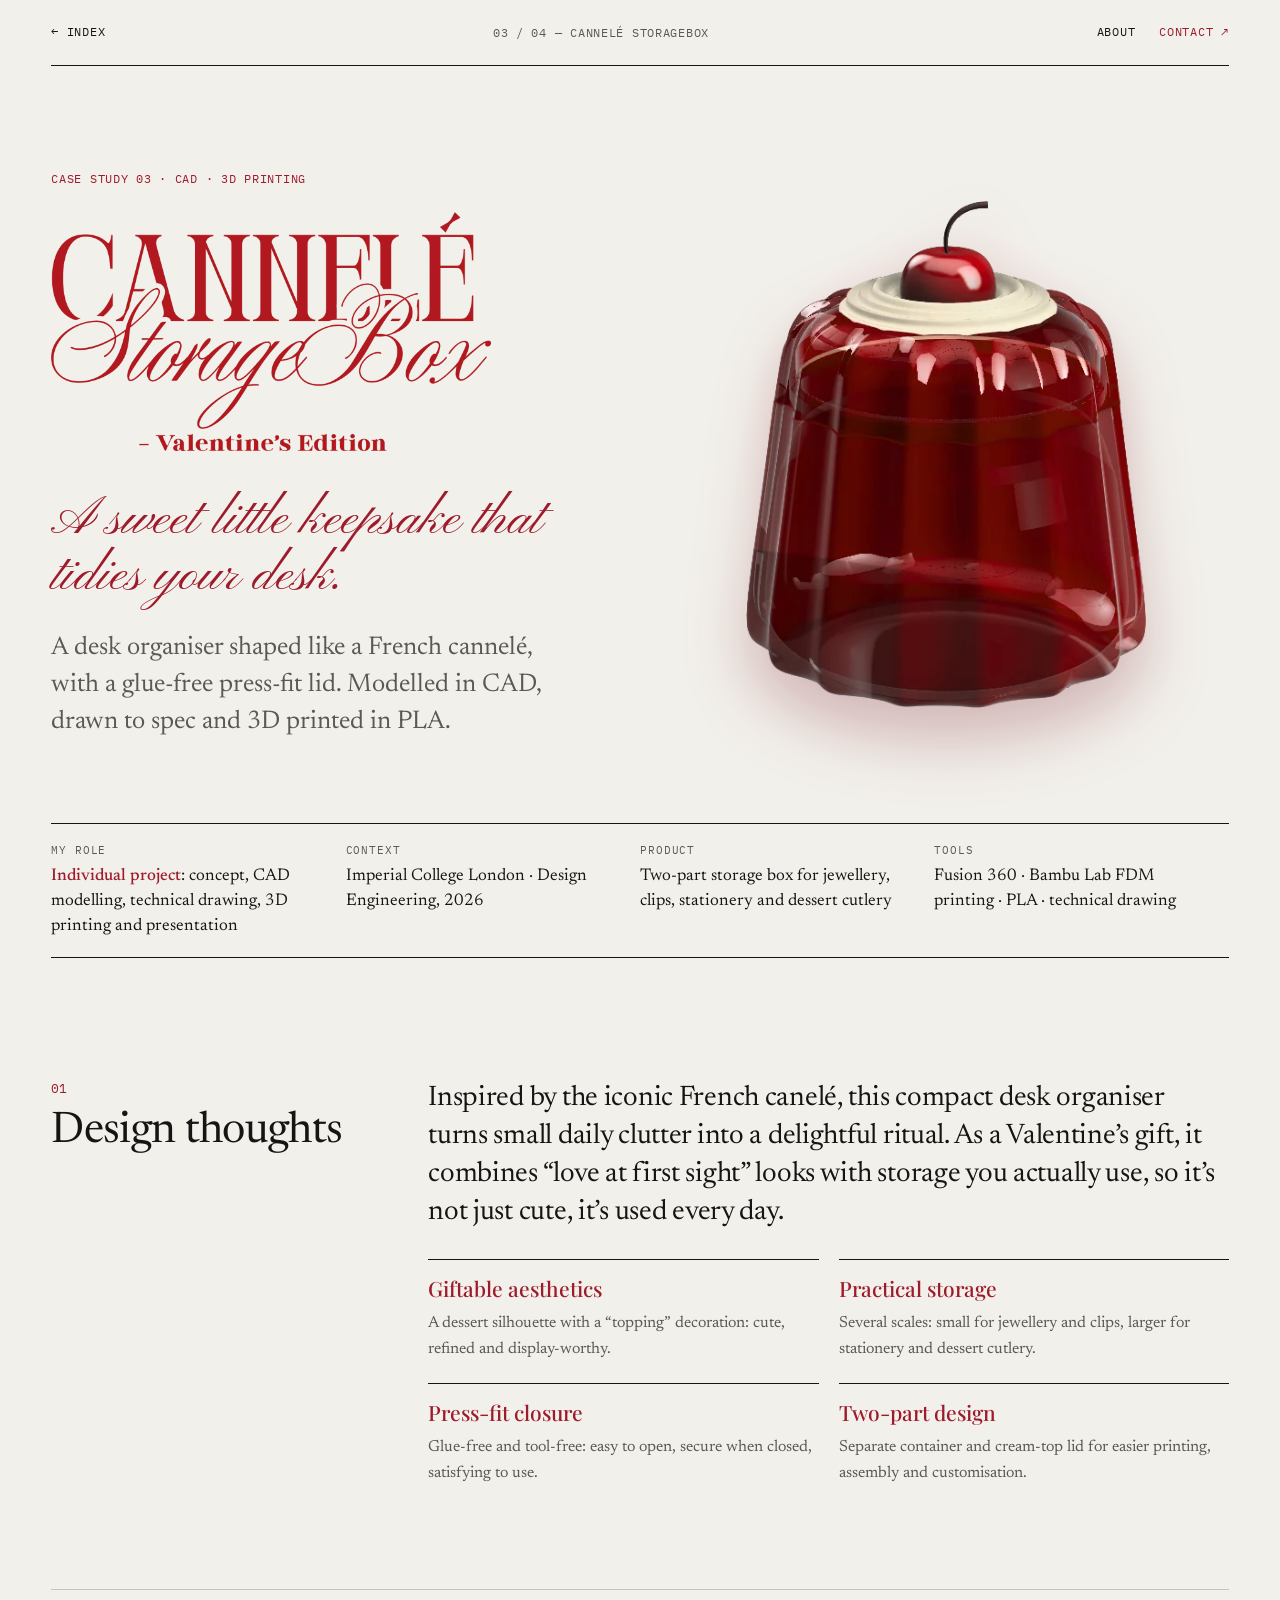
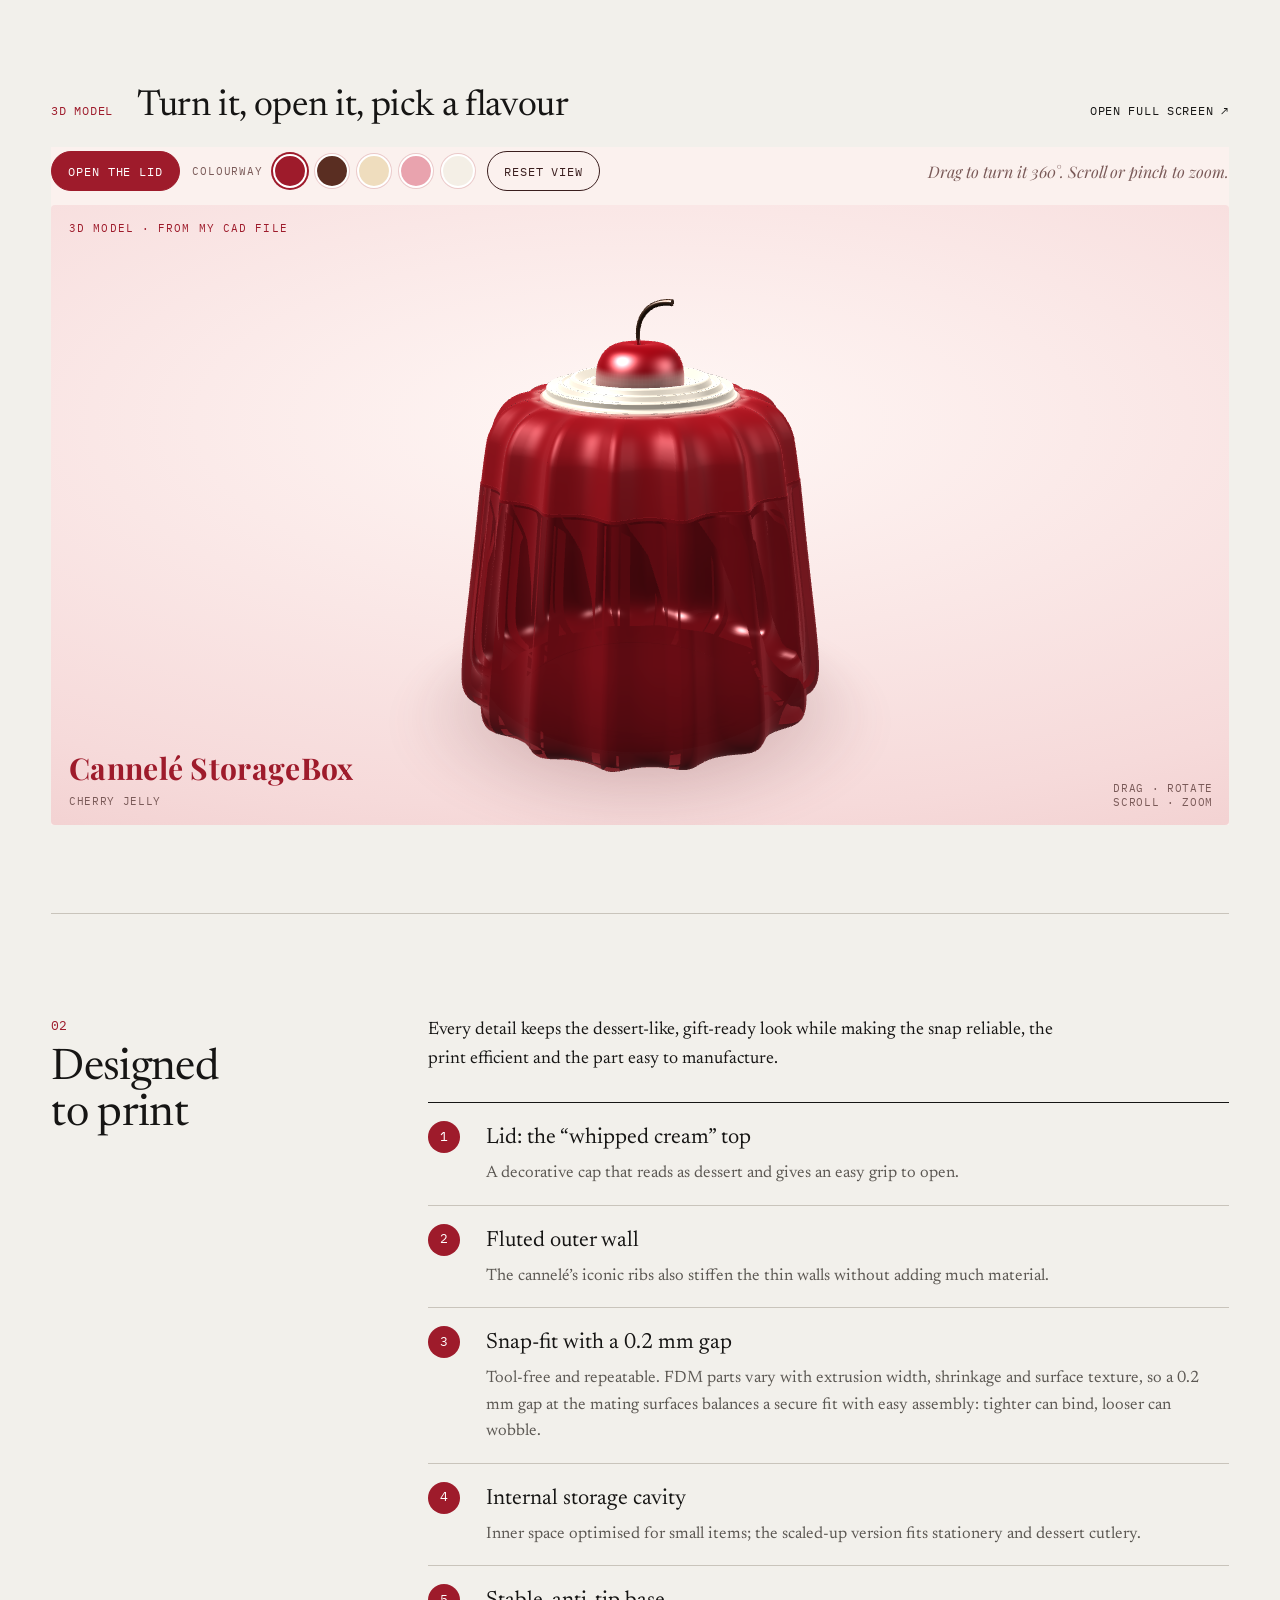
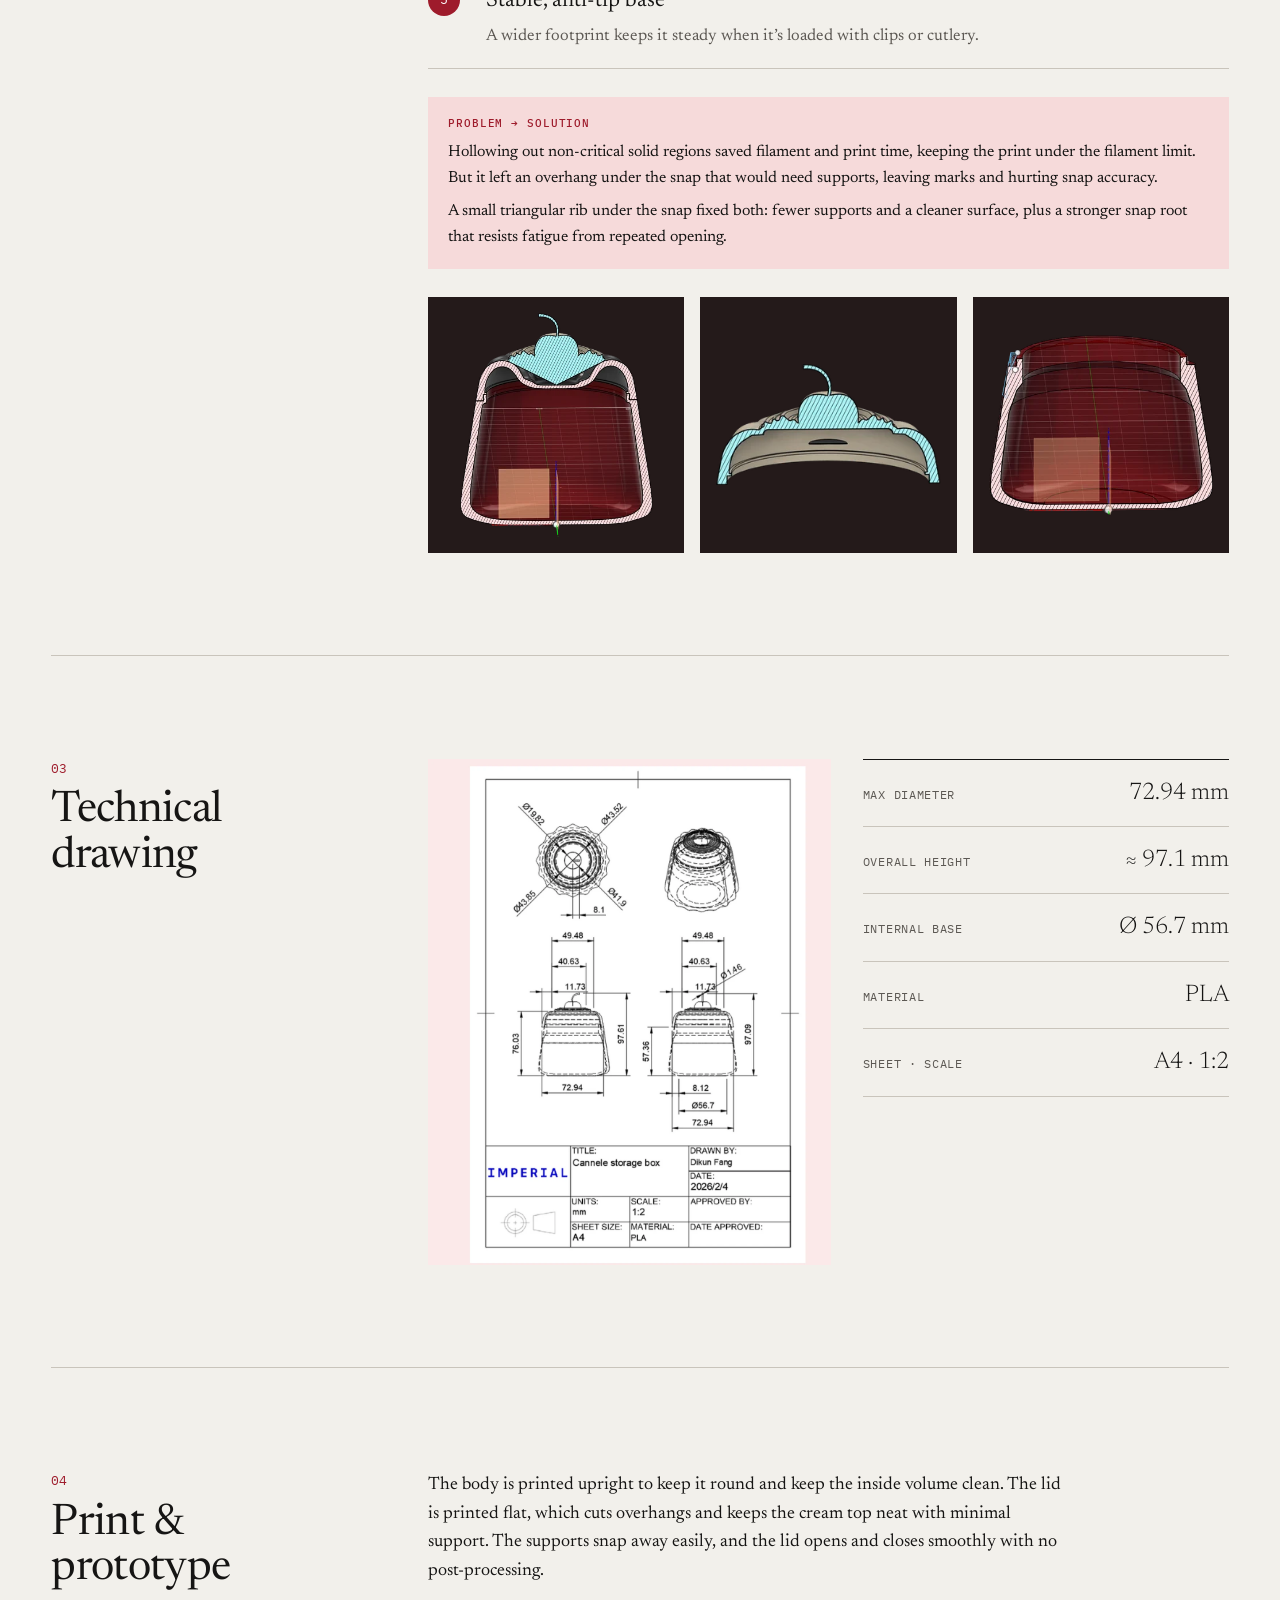
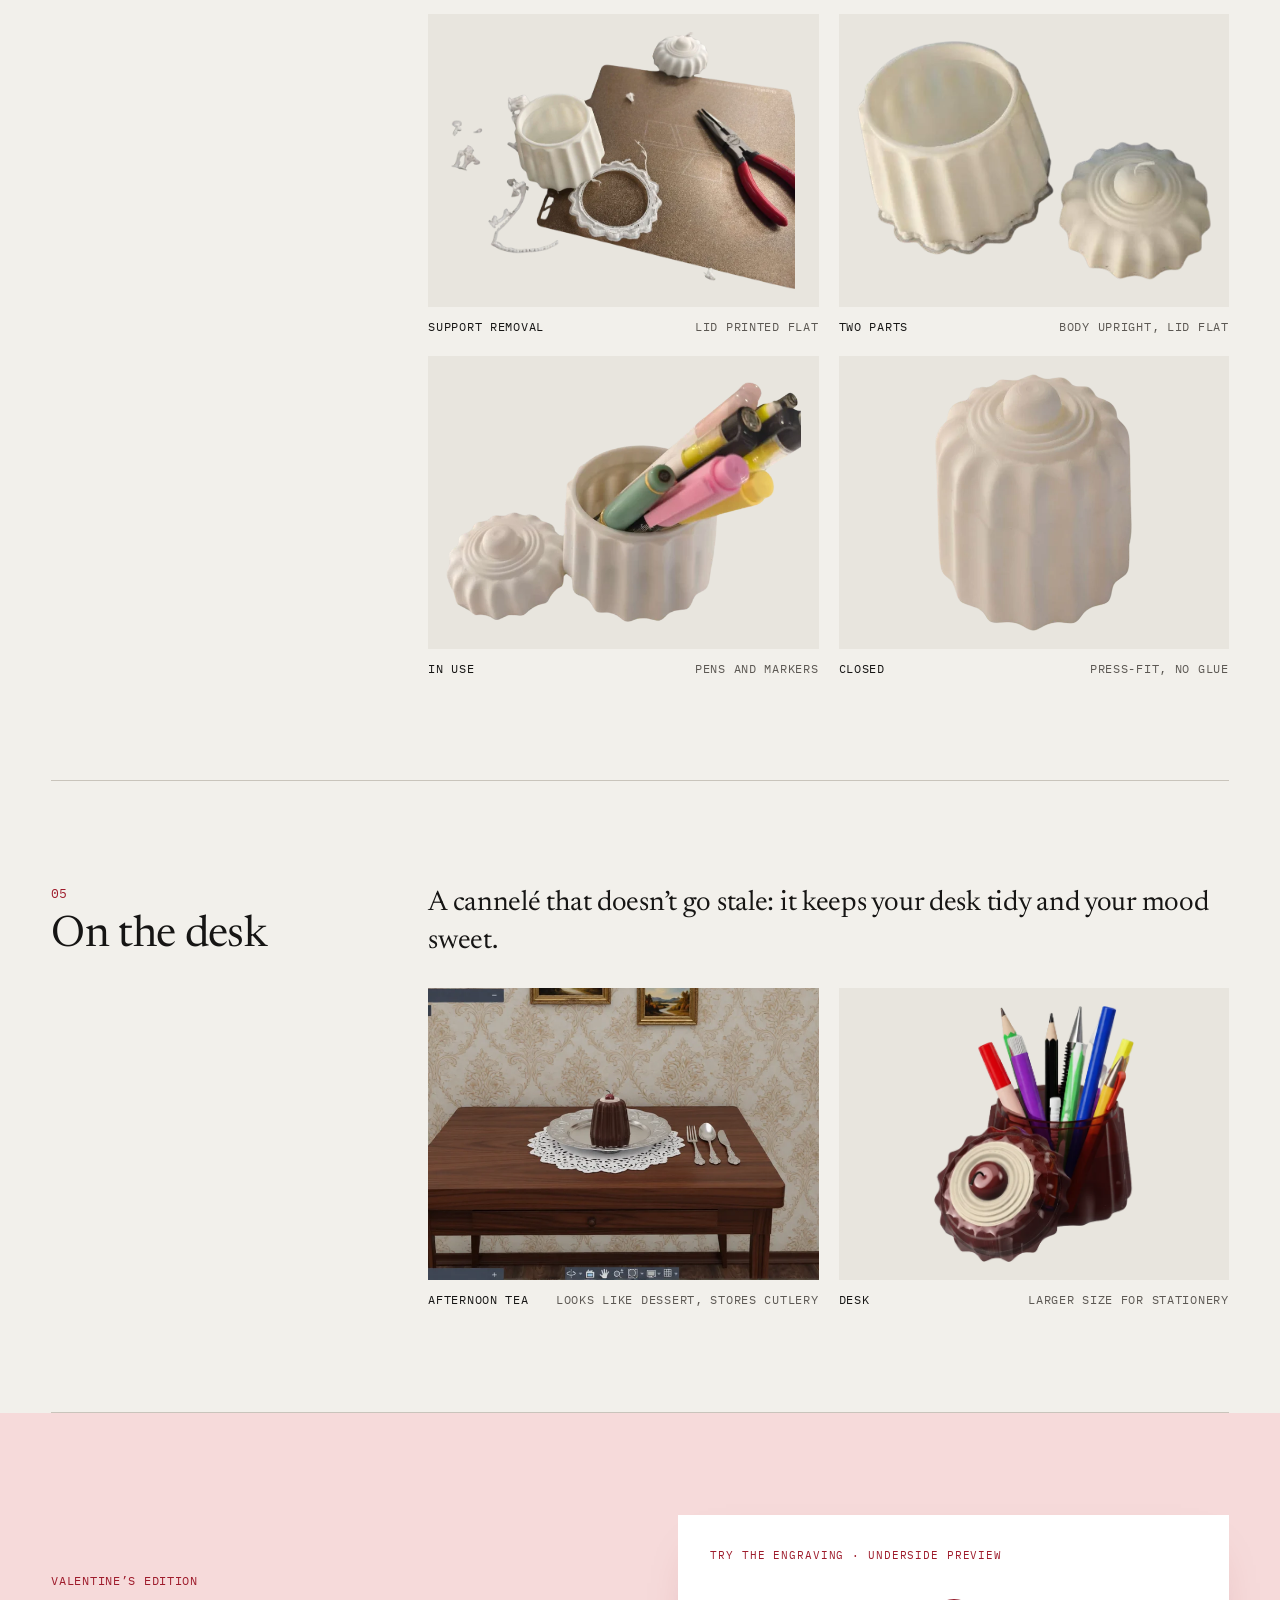
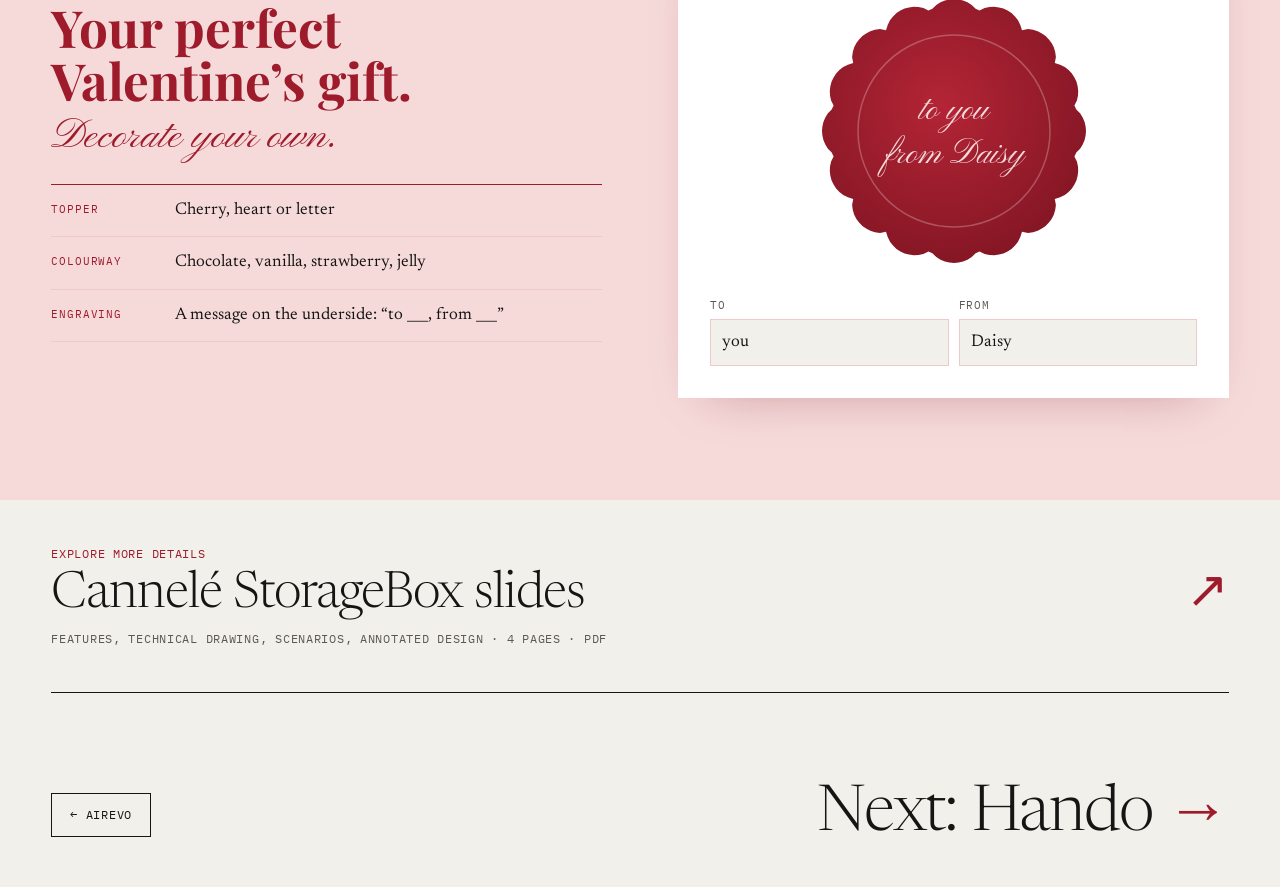
<file: projects/cannele.html>
<!doctype html>
<html lang="en">
<head>
  <meta charset="utf-8">
  <meta name="viewport" content="width=device-width, initial-scale=1, viewport-fit=cover">
  <title>Cannelé StorageBox — Daisy Fang</title>
  <meta name="description" content="Cannelé StorageBox: a 3D-printed desk organiser shaped like a French cannelé, with a glue-free press-fit lid. Case study by Daisy Fang.">
  <script>document.documentElement.classList.add('js');</script>
  <link rel="preconnect" href="https://fonts.googleapis.com">
  <link rel="preconnect" href="https://fonts.gstatic.com" crossorigin>
  <link rel="stylesheet" href="https://fonts.googleapis.com/css2?family=Newsreader:ital,opsz,wght@0,6..72,300;0,6..72,400;0,6..72,500;1,6..72,300;1,6..72,400&family=IBM+Plex+Mono:wght@400;500&family=Playfair+Display:ital,wght@0,500;0,700;1,500&family=Pinyon+Script&display=swap" media="print" onload="this.media='all'">
  <noscript><link rel="stylesheet" href="https://fonts.googleapis.com/css2?family=Newsreader:ital,opsz,wght@0,6..72,300;0,6..72,400;0,6..72,500;1,6..72,300;1,6..72,400&family=IBM+Plex+Mono:wght@400;500&family=Playfair+Display:ital,wght@0,500;0,700;1,500&family=Pinyon+Script&display=swap"></noscript>
  <link rel="stylesheet" href="../css/style.css">
  <style>
    body.cannele { --accent: #9E1B2B; --pink: #F6DADA; --pink-2: #EFC9C9; --display: 'Playfair Display', Georgia, serif; --script: 'Pinyon Script', 'Snell Roundhand', cursive; }
    .script { font-family: var(--script); color: var(--accent); font-weight: 400; }
    .band { background: var(--pink); }
    .band .wrap { padding-block: clamp(56px, 8vw, 104px); }

    .hero-c .h1-logo { width: min(100%, 440px); margin-left: 0; }
    .hero-c .tagline { font-size: clamp(34px, 4.2vw, 56px); line-height: 1.05; margin: 0; }
    .hero-c .hero-photo { position: relative; }
    .hero-c .hero-photo::before { content: ""; position: absolute; inset: 4% 14%; border-radius: 50%; background: radial-gradient(closest-side, var(--pink-2), rgba(239,201,201,0)); z-index: -1; }
    .hero-c .hero-photo img { -webkit-mask-image: none; mask-image: none; max-width: 400px; filter: drop-shadow(0 34px 30px rgba(120,20,30,.25)); animation: bob 5s ease-in-out infinite; }
    @keyframes bob { 0%, 100% { transform: translateY(0); } 50% { transform: translateY(-12px); } }
    @media (prefers-reduced-motion: reduce) { .hero-c .hero-photo img { animation: none; } }

    .features { list-style: none; margin: 0; padding: 0; display: grid; grid-template-columns: repeat(2, minmax(0, 1fr)); gap: 20px; }
    @media (max-width: 520px) { .features { grid-template-columns: minmax(0, 1fr); } }
    .features li { border-top: 1px solid var(--ink); padding-top: 12px; display: flex; flex-direction: column; gap: 6px; }
    .features b { font-family: var(--display); font-weight: 500; font-size: 21px; color: var(--accent); }
    .features span { font-size: 16px; color: var(--muted); }

    .anno { list-style: none; margin: 0; padding: 0; display: flex; flex-direction: column; }
    .anno li { display: grid; grid-template-columns: 44px minmax(0, 1fr); gap: 14px; padding: 18px 0; border-bottom: 1px solid var(--line); }
    .anno li:first-child { border-top: 1px solid var(--ink); }
    .anno .k { width: 32px; height: 32px; border-radius: 50%; background: var(--accent); color: #fff; font-family: var(--mono); font-size: 13px; display: grid; place-items: center; }
    .anno h3 { margin: 0 0 4px; font-weight: 400; font-size: 22px; }
    .anno p { margin: 0; font-size: 16.5px; color: var(--muted); }
    .anno p + p { margin-top: 6px; }
    .callout { background: var(--pink); padding: 18px 20px; display: flex; flex-direction: column; gap: 8px; }
    .callout b { font-family: var(--mono); font-weight: 500; font-size: 11px; letter-spacing: .08em; text-transform: uppercase; color: var(--accent); }
    .callout p { margin: 0; font-size: 16px; }
    .sections3 { display: grid; grid-template-columns: repeat(3, minmax(0, 1fr)); gap: 16px; }
    .sections3 figure { margin: 0; background: #241A1A; aspect-ratio: 1; display: flex; align-items: center; justify-content: center; padding: 16px; max-width: 100%; }
    .sections3 img { max-width: 100%; max-height: 100%; object-fit: contain; }
    @media (max-width: 560px) { .sections3 { grid-template-columns: minmax(0, 1fr); } }

    .drawing { display: grid; grid-template-columns: minmax(0, 1.1fr) minmax(0, 1fr); gap: 32px; align-items: start; }
    .drawing img { width: 100%; height: auto; background: #fff; }
    .dims { margin: 0; display: grid; grid-template-columns: minmax(0, 1fr); border-top: 1px solid var(--ink); }
    .dims div { display: flex; justify-content: space-between; gap: 16px; padding: 14px 0; border-bottom: 1px solid var(--line); align-items: baseline; }
    .dims dt { font-family: var(--mono); font-size: 11.5px; letter-spacing: .06em; text-transform: uppercase; color: var(--muted); }
    .dims dd { margin: 0; font-size: 24px; font-weight: 300; font-variant-numeric: tabular-nums; }
    @media (max-width: 760px) { .drawing { grid-template-columns: minmax(0, 1fr); } }

    .gallery2 { display: grid; grid-template-columns: repeat(2, minmax(0, 1fr)); gap: 20px; }
    .gallery2 figure { margin: 0; display: flex; flex-direction: column; gap: 10px; }
    .gallery2 .frame { background: var(--panel); aspect-ratio: 4 / 3; display: flex; align-items: center; justify-content: center; padding: 18px; overflow: hidden; max-width: 100%; }
    .gallery2 .frame.cover { padding: 0; }
    .gallery2 .frame img { max-width: 100%; max-height: 100%; object-fit: contain; }
    .gallery2 .frame.cover img { width: 100%; height: 100%; object-fit: cover; }
    .gallery2 figcaption { display: flex; justify-content: space-between; gap: 10px; }
    @media (max-width: 560px) { .gallery2 { grid-template-columns: minmax(0, 1fr); } }

    .gift { display: grid; grid-template-columns: minmax(0, 1fr) minmax(0, 1fr); gap: clamp(32px, 6vw, 80px); align-items: center; }
    @media (max-width: 760px) { .gift { grid-template-columns: minmax(0, 1fr); } }
    .gift h2 { margin: 0; font-family: var(--display); font-weight: 700; font-size: clamp(34px, 4vw, 52px); line-height: 1.05; color: var(--accent); }
    .gift .script { font-size: clamp(28px, 3.4vw, 42px); margin: 6px 0 0; line-height: 1.1; }
    .opts { list-style: none; margin: 24px 0 0; padding: 0; display: flex; flex-direction: column; border-top: 1px solid var(--accent); }
    .opts li { display: grid; grid-template-columns: 110px minmax(0, 1fr); gap: 14px; padding: 12px 0; border-bottom: 1px solid var(--pink-2); font-size: 17px; }
    .opts li span { font-family: var(--mono); font-size: 11px; letter-spacing: .08em; text-transform: uppercase; color: var(--accent); padding-top: 4px; }

    .engrave { background: #fff; padding: clamp(20px, 3vw, 32px); display: flex; flex-direction: column; gap: 16px; align-items: center; box-shadow: 0 20px 50px -30px rgba(120,20,30,.4); }
    .engrave .k { align-self: flex-start; font-family: var(--mono); font-size: 11px; letter-spacing: .08em; text-transform: uppercase; color: var(--accent); }
    .engrave svg { width: min(100%, 300px); height: auto; }
    .fields { display: grid; grid-template-columns: minmax(0, 1fr) minmax(0, 1fr); gap: 10px; width: 100%; }
    .fields label { min-width: 0; }
    .fields input { width: 100%; min-width: 0; }
    .fields label { display: flex; flex-direction: column; gap: 4px; font-family: var(--mono); font-size: 11px; color: var(--muted); text-transform: uppercase; letter-spacing: .06em; }
    .fields input { font: inherit; font-family: var(--serif); font-size: 17px; text-transform: none; letter-spacing: 0; padding: 9px 11px; border: 1px solid var(--pink-2); background: var(--bg); color: var(--ink); min-height: 44px; }
    .fields input:focus { outline: 2px solid var(--accent); outline-offset: 1px; }
  </style>
</head>
<body class="cannele">
<div class="wrap">
  <header class="topbar mono">
    <a class="ul" href="../index.html#work">← Index</a>
    <span class="muted">03 / 04 — Cannelé StorageBox</span>
    <nav aria-label="Main">
      <a class="ul" href="../index.html#about">About</a>
      <a class="ul accent" href="../index.html#contact">Contact ↗</a>
    </nav>
  </header>

  <main>
    <!-- ========== 标题：Logo + 产品图 ========== -->
    <section class="case-hero split hero-c">
      <div class="hero-text">
        <p class="mono accent" style="margin:0">Case study 03 · CAD · 3D printing</p>
        <h1><img class="h1-logo" src="../assets/img/cannele-logo.webp" alt="Cannelé StorageBox — Valentine’s Edition" width="1400" height="760"></h1>
        <p class="tagline script reveal"><span class="ln"><span style="--i:0">A sweet little keepsake that tidies your desk.</span></span></p>
        <p class="lede">A desk organiser shaped like a French cannelé, with a glue-free press-fit lid. Modelled in CAD, drawn to spec and 3D printed in PLA.</p>
      </div>
      <figure class="hero-photo">
        <img src="../assets/img/cannele-hero.webp" alt="Cherry-red Cannelé StorageBox with a whipped-cream lid and a cherry on top" width="438" height="555">
      </figure>
    </section>

    <dl class="meta">
      <div><dt>My role</dt><dd><strong>Individual project</strong>: concept, CAD modelling, technical drawing, 3D printing and presentation</dd></div>
      <div><dt>Context</dt><dd>Imperial College London · Design Engineering, 2026</dd></div>
      <div><dt>Product</dt><dd>Two-part storage box for jewellery, clips, stationery and dessert cutlery</dd></div>
      <div><dt>Tools</dt><dd>Fusion 360 · Bambu Lab FDM printing · PLA · technical drawing</dd></div>
    </dl>

    <!-- ========== 01 设计理念 ========== -->
    <section class="stage-sec">
      <div class="stage-label"><span class="step">01</span><h2>Design thoughts</h2></div>
      <div class="stage-body">
        <p class="big" data-fade>Inspired by the iconic French canelé, this compact desk organiser turns small daily clutter into a delightful ritual. As a Valentine’s gift, it combines “love at first sight” looks with storage you actually use, so it’s not just cute, it’s used every day.</p>
        <ul class="features" data-fade>
          <li><b>Giftable aesthetics</b><span>A dessert silhouette with a “topping” decoration: cute, refined and display-worthy.</span></li>
          <li><b>Practical storage</b><span>Several scales: small for jewellery and clips, larger for stationery and dessert cutlery.</span></li>
          <li><b>Press-fit closure</b><span>Glue-free and tool-free: easy to open, secure when closed, satisfying to use.</span></li>
          <li><b>Two-part design</b><span>Separate container and cream-top lid for easier printing, assembly and customisation.</span></li>
        </ul>
      </div>
    </section>
  </main>

  <!-- ========== 3D 模型 ========== -->
  <section class="try-app" aria-labelledby="model-title">
    <div class="anatomy-head">
      <span class="mono accent">3D model</span>
      <h3 id="model-title">Turn it, open it, pick a flavour</h3>
      <a class="ul mono" href="cannele-viewer.html" target="_blank" rel="noopener">Open full screen ↗</a>
    </div>
    <iframe id="model-frame" src="cannele-viewer.html" title="Interactive 3D model of the Cannelé StorageBox: drag to rotate, open the lid and change the colourway" loading="lazy" style="height:700px"></iframe>
  </section>

  <!-- ========== 02 结构设计 ========== -->
  <section class="stage-sec">
    <div class="stage-label"><span class="step">02</span><h2>Designed to print</h2></div>
    <div class="stage-body">
      <p data-fade>Every detail keeps the dessert-like, gift-ready look while making the snap reliable, the print efficient and the part easy to manufacture.</p>
      <ol class="anno" data-fade>
        <li><span class="k">1</span><div><h3>Lid: the “whipped cream” top</h3><p>A decorative cap that reads as dessert and gives an easy grip to open.</p></div></li>
        <li><span class="k">2</span><div><h3>Fluted outer wall</h3><p>The cannelé’s iconic ribs also stiffen the thin walls without adding much material.</p></div></li>
        <li><span class="k">3</span><div><h3>Snap-fit with a 0.2 mm gap</h3><p>Tool-free and repeatable. FDM parts vary with extrusion width, shrinkage and surface texture, so a 0.2 mm gap at the mating surfaces balances a secure fit with easy assembly: tighter can bind, looser can wobble.</p></div></li>
        <li><span class="k">4</span><div><h3>Internal storage cavity</h3><p>Inner space optimised for small items; the scaled-up version fits stationery and dessert cutlery.</p></div></li>
        <li><span class="k">5</span><div><h3>Stable, anti-tip base</h3><p>A wider footprint keeps it steady when it’s loaded with clips or cutlery.</p></div></li>
      </ol>
      <div class="callout" data-fade>
        <b>Problem → solution</b>
        <p>Hollowing out non-critical solid regions saved filament and print time, keeping the print under the filament limit. But it left an overhang under the snap that would need supports, leaving marks and hurting snap accuracy.</p>
        <p>A small triangular rib under the snap fixed both: fewer supports and a cleaner surface, plus a stronger snap root that resists fatigue from repeated opening.</p>
      </div>
      <div class="sections3" data-fade>
        <figure><img src="../assets/img/cannele-section-hollow.webp" alt="Section view of the body showing internal hollowing" loading="lazy"></figure>
        <figure><img src="../assets/img/cannele-section-lid.webp" alt="Section view of the lid and snap" loading="lazy"></figure>
        <figure><img src="../assets/img/cannele-section-rib.webp" alt="Section view showing the triangular rib support" loading="lazy"></figure>
      </div>
    </div>
  </section>

  <!-- ========== 03 工程图 ========== -->
  <section class="stage-sec">
    <div class="stage-label"><span class="step">03</span><h2>Technical drawing</h2></div>
    <div class="stage-body">
      <div class="drawing" data-fade>
        <img src="../assets/img/cannele-drawing.webp" alt="Technical drawing of the Cannelé storage box: plan, isometric and two elevations with dimensions" loading="lazy" width="1113" height="1400">
        <dl class="dims">
          <div><dt>Max diameter</dt><dd>72.94 mm</dd></div>
          <div><dt>Overall height</dt><dd>≈ 97.1 mm</dd></div>
          <div><dt>Internal base</dt><dd>Ø 56.7 mm</dd></div>
          <div><dt>Material</dt><dd>PLA</dd></div>
          <div><dt>Sheet · scale</dt><dd>A4 · 1:2</dd></div>
        </dl>
      </div>
    </div>
  </section>

  <!-- ========== 04 打印 ========== -->
  <section class="stage-sec">
    <div class="stage-label"><span class="step">04</span><h2>Print &amp; prototype</h2></div>
    <div class="stage-body">
      <p data-fade>The body is printed upright to keep it round and keep the inside volume clean. The lid is printed flat, which cuts overhangs and keeps the cream top neat with minimal support. The supports snap away easily, and the lid opens and closes smoothly with no post-processing.</p>
      <div class="gallery2" data-fade>
        <figure><div class="frame"><img src="../assets/img/cannele-print-support.webp" alt="Printed lid with supports being removed with pliers" loading="lazy"></div><figcaption class="mono"><span>Support removal</span><span class="muted">Lid printed flat</span></figcaption></figure>
        <figure><div class="frame"><img src="../assets/img/cannele-print-parts.webp" alt="Printed body and lid side by side" loading="lazy"></div><figcaption class="mono"><span>Two parts</span><span class="muted">Body upright, lid flat</span></figcaption></figure>
        <figure><div class="frame"><img src="../assets/img/cannele-print-use.webp" alt="Printed box holding pens with the lid beside it" loading="lazy"></div><figcaption class="mono"><span>In use</span><span class="muted">Pens and markers</span></figcaption></figure>
        <figure><div class="frame"><img src="../assets/img/cannele-print-body.webp" alt="Printed white PLA box with lid closed" loading="lazy"></div><figcaption class="mono"><span>Closed</span><span class="muted">Press-fit, no glue</span></figcaption></figure>
      </div>
    </div>
  </section>

  <!-- ========== 05 场景 ========== -->
  <section class="stage-sec">
    <div class="stage-label"><span class="step">05</span><h2>On the desk</h2></div>
    <div class="stage-body">
      <p class="big" data-fade>A cannelé that doesn’t go stale: it keeps your desk tidy and your mood sweet.</p>
      <div class="gallery2" data-fade>
        <figure><div class="frame cover"><img src="../assets/img/cannele-table.webp" alt="Rendered afternoon-tea table with the box on a lace doily" loading="lazy"></div><figcaption class="mono"><span>Afternoon tea</span><span class="muted">Looks like dessert, stores cutlery</span></figcaption></figure>
        <figure><div class="frame"><img src="../assets/img/cannele-pencils.webp" alt="Chocolate-coloured box holding colour pencils" loading="lazy"></div><figcaption class="mono"><span>Desk</span><span class="muted">Larger size for stationery</span></figcaption></figure>
      </div>
    </div>
  </section>
</div>

<!-- ========== 礼物 & 定制 ========== -->
<section class="band" aria-labelledby="gift-title">
  <div class="wrap">
    <div class="gift">
      <div data-fade>
        <p class="mono accent" style="margin:0 0 10px">Valentine’s edition</p>
        <h2 id="gift-title">Your perfect Valentine’s gift.</h2>
        <p class="script">Decorate your own.</p>
        <ul class="opts">
          <li><span>Topper</span>Cherry, heart or letter</li>
          <li><span>Colourway</span>Chocolate, vanilla, strawberry, jelly</li>
          <li><span>Engraving</span>A message on the underside: “to ___, from ___”</li>
        </ul>
      </div>
      <div class="engrave" data-fade>
        <span class="k">Try the engraving · underside preview</span>
        <svg viewBox="0 0 300 300" role="img" aria-labelledby="eng-desc">
          <desc id="eng-desc">The underside of the box with your engraved message</desc>
          <defs>
            <radialGradient id="ug" cx="45%" cy="40%" r="70%"><stop offset="0" stop-color="#B42536"/><stop offset="1" stop-color="#7E1422"/></radialGradient>
          </defs>
          <path id="flute" fill="url(#ug)"/>
          <circle cx="150" cy="150" r="96" fill="none" stroke="rgba(255,255,255,.25)" stroke-width="1.5"/>
          <text id="eng-to" x="150" y="138" text-anchor="middle" fill="#F6DADA" style="font-family:'Pinyon Script','Snell Roundhand',cursive;font-size:34px">to you</text>
          <text id="eng-from" x="150" y="182" text-anchor="middle" fill="#F6DADA" style="font-family:'Pinyon Script','Snell Roundhand',cursive;font-size:34px">from Daisy</text>
        </svg>
        <div class="fields">
          <label for="f-to">To<input id="f-to" maxlength="14" value="you" autocomplete="off"></label>
          <label for="f-from">From<input id="f-from" maxlength="14" value="Daisy" autocomplete="off"></label>
        </div>
      </div>
    </div>
  </div>
</section>

<div class="wrap">
  <a class="doc-link" href="../assets/docs/Cannele_StorageBox_Slides.pdf" target="_blank" rel="noopener" data-fade>
    <span class="mono accent">Explore more details</span>
    <span class="doc-title">Cannelé StorageBox slides</span>
    <span class="mono muted">Features, technical drawing, scenarios, annotated design · 4 pages · PDF</span>
    <i aria-hidden="true">↗</i>
  </a>

  <nav class="next" aria-label="More work">
    <a class="btn" href="airevo.html">← airevo</a>
    <a class="big-link" href="delivery-vehicle.html">Next: Hando <i>→</i></a>
  </nav>
</div>

<script src="../js/main.js"></script>
<script>
  // fluted underside outline (16 lobes)
  (function () {
    var d = '', N = 16, R = 132, r = 120;
    for (var i = 0; i <= 360; i += 2) {
      var a = i * Math.PI / 180, rr = r + (R - r) * Math.pow(Math.abs(Math.cos(a * N / 2)), 0.6);
      d += (i ? 'L' : 'M') + (150 + rr * Math.cos(a)).toFixed(1) + ' ' + (150 + rr * Math.sin(a)).toFixed(1);
    }
    document.getElementById('flute').setAttribute('d', d + 'Z');
    function upd() {
      document.getElementById('eng-to').textContent = 'to ' + (document.getElementById('f-to').value.trim() || '___');
      document.getElementById('eng-from').textContent = 'from ' + (document.getElementById('f-from').value.trim() || '___');
    }
    document.getElementById('f-to').addEventListener('input', upd);
    document.getElementById('f-from').addEventListener('input', upd);
  })();
  window.addEventListener('message', function (e) {
    if (e.data && e.data.canneleHeight) document.getElementById('model-frame').style.height = e.data.canneleHeight + 'px';
  });
</script>
</body>
</html>
</file>
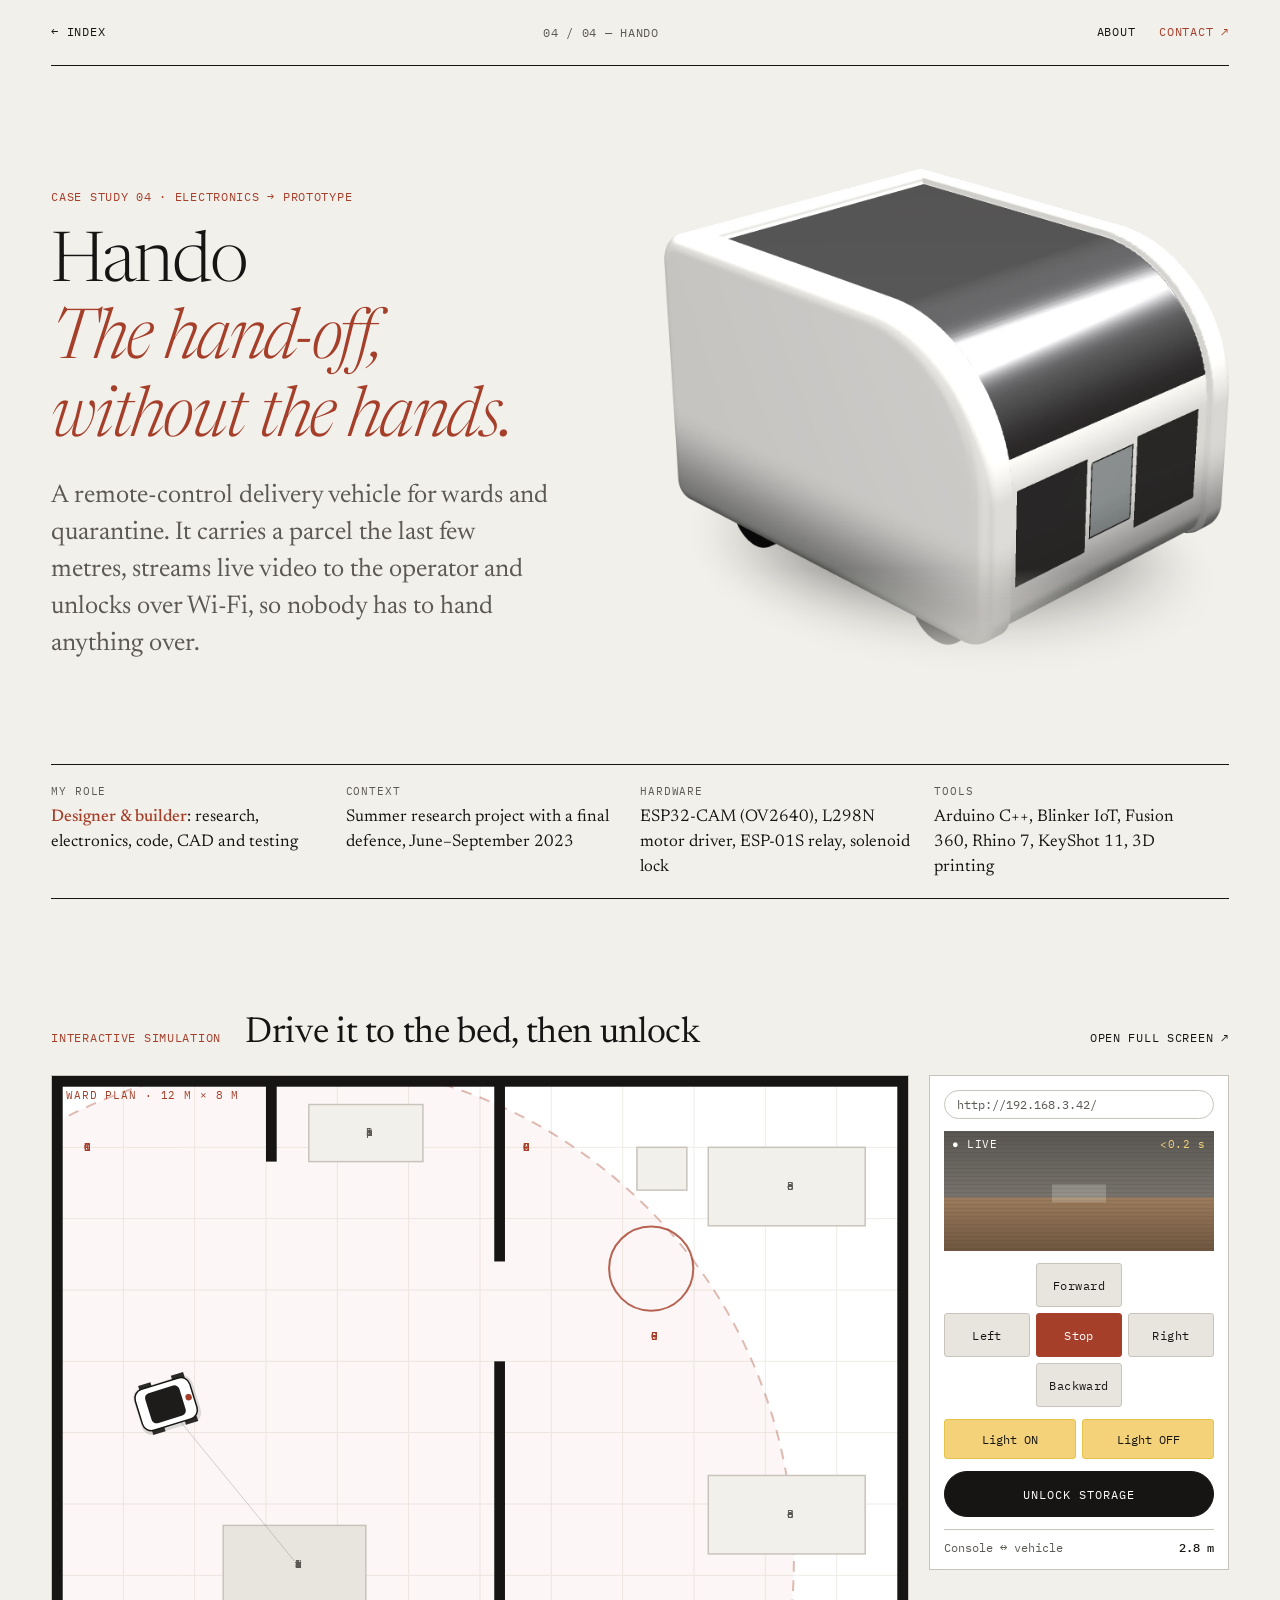
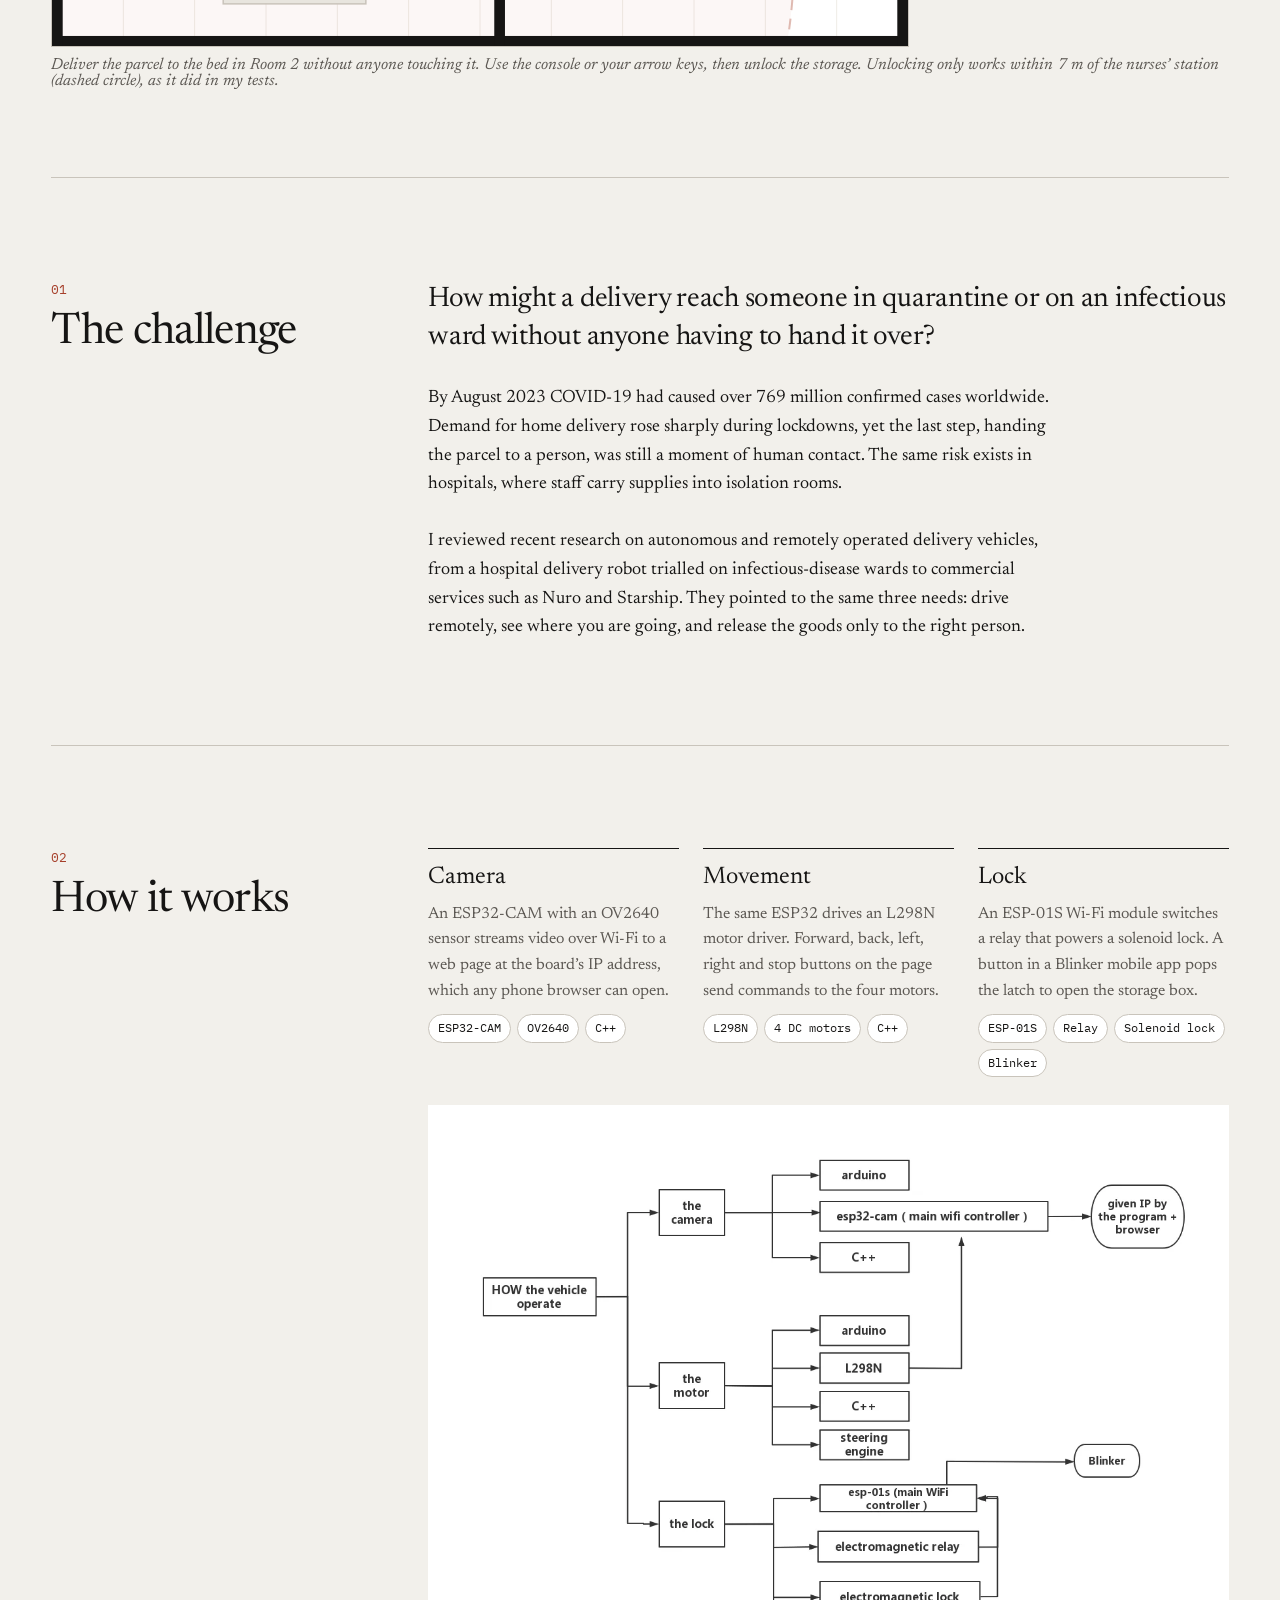
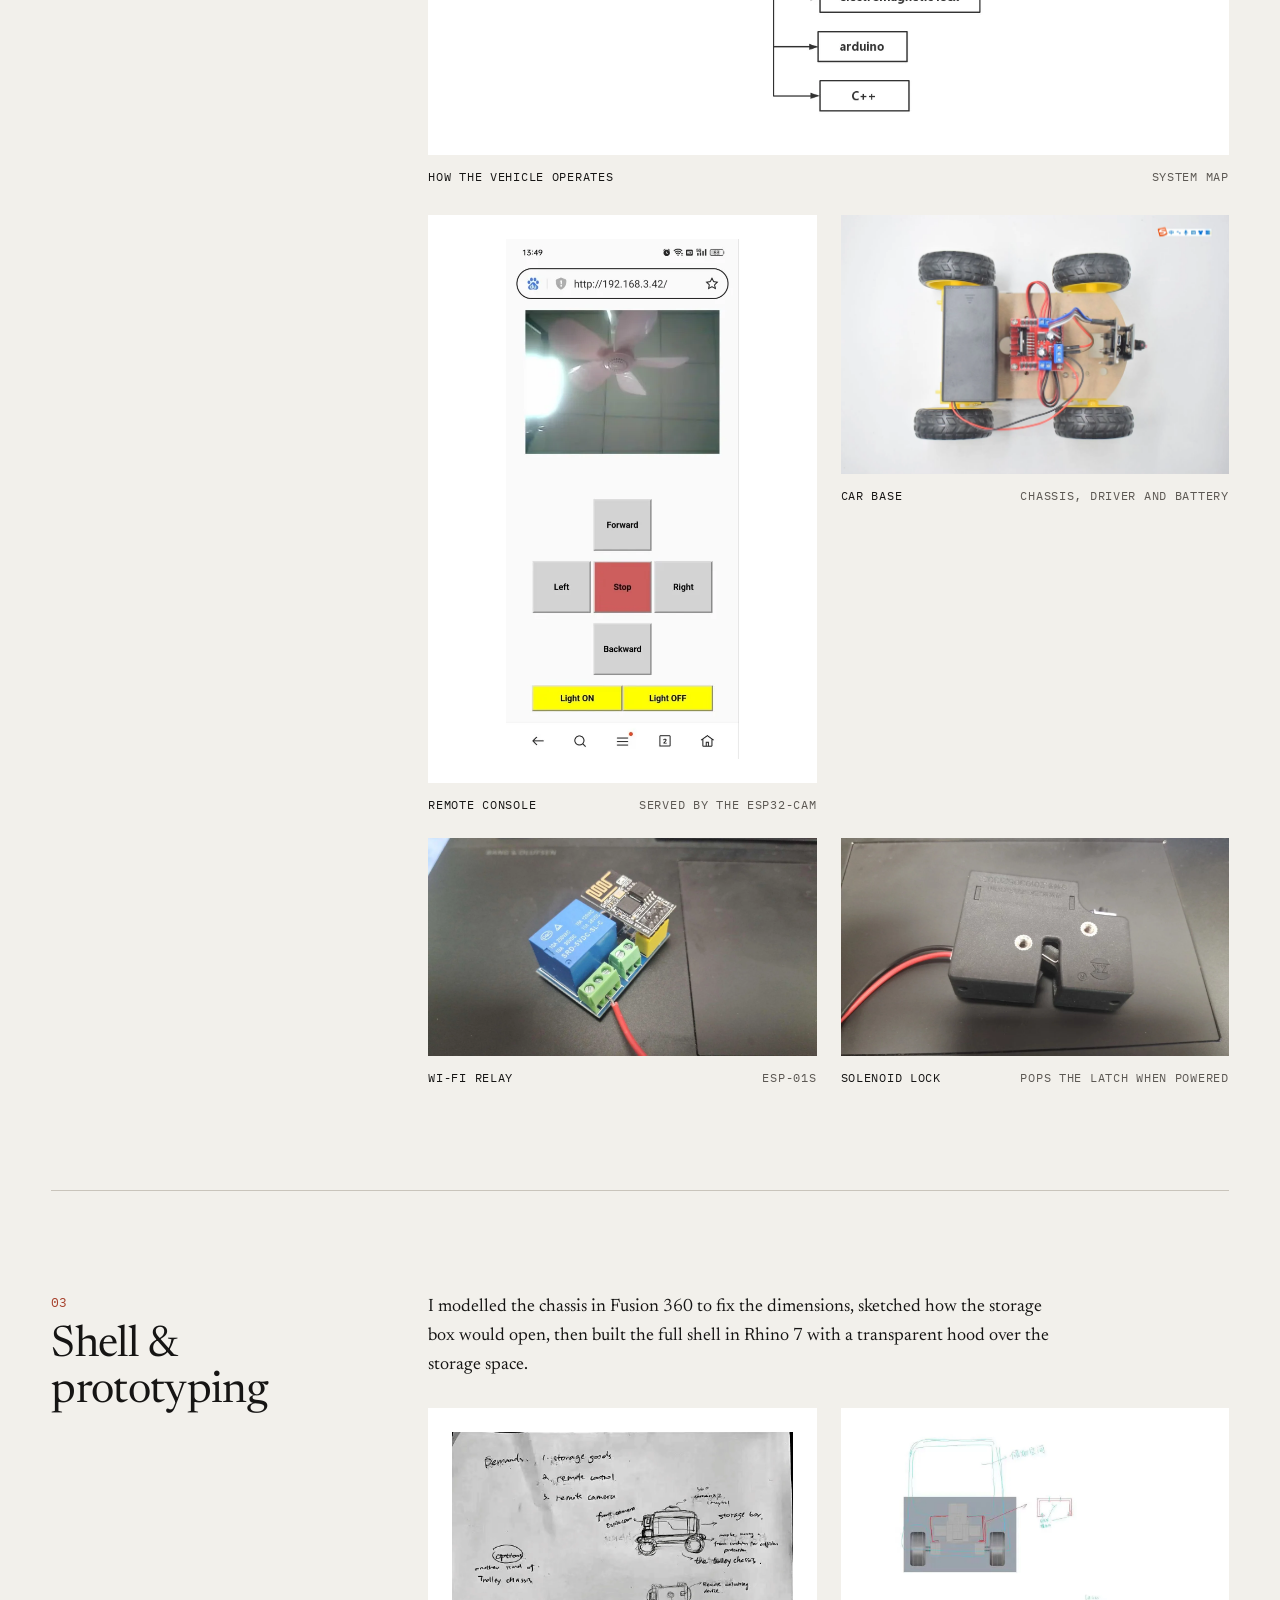
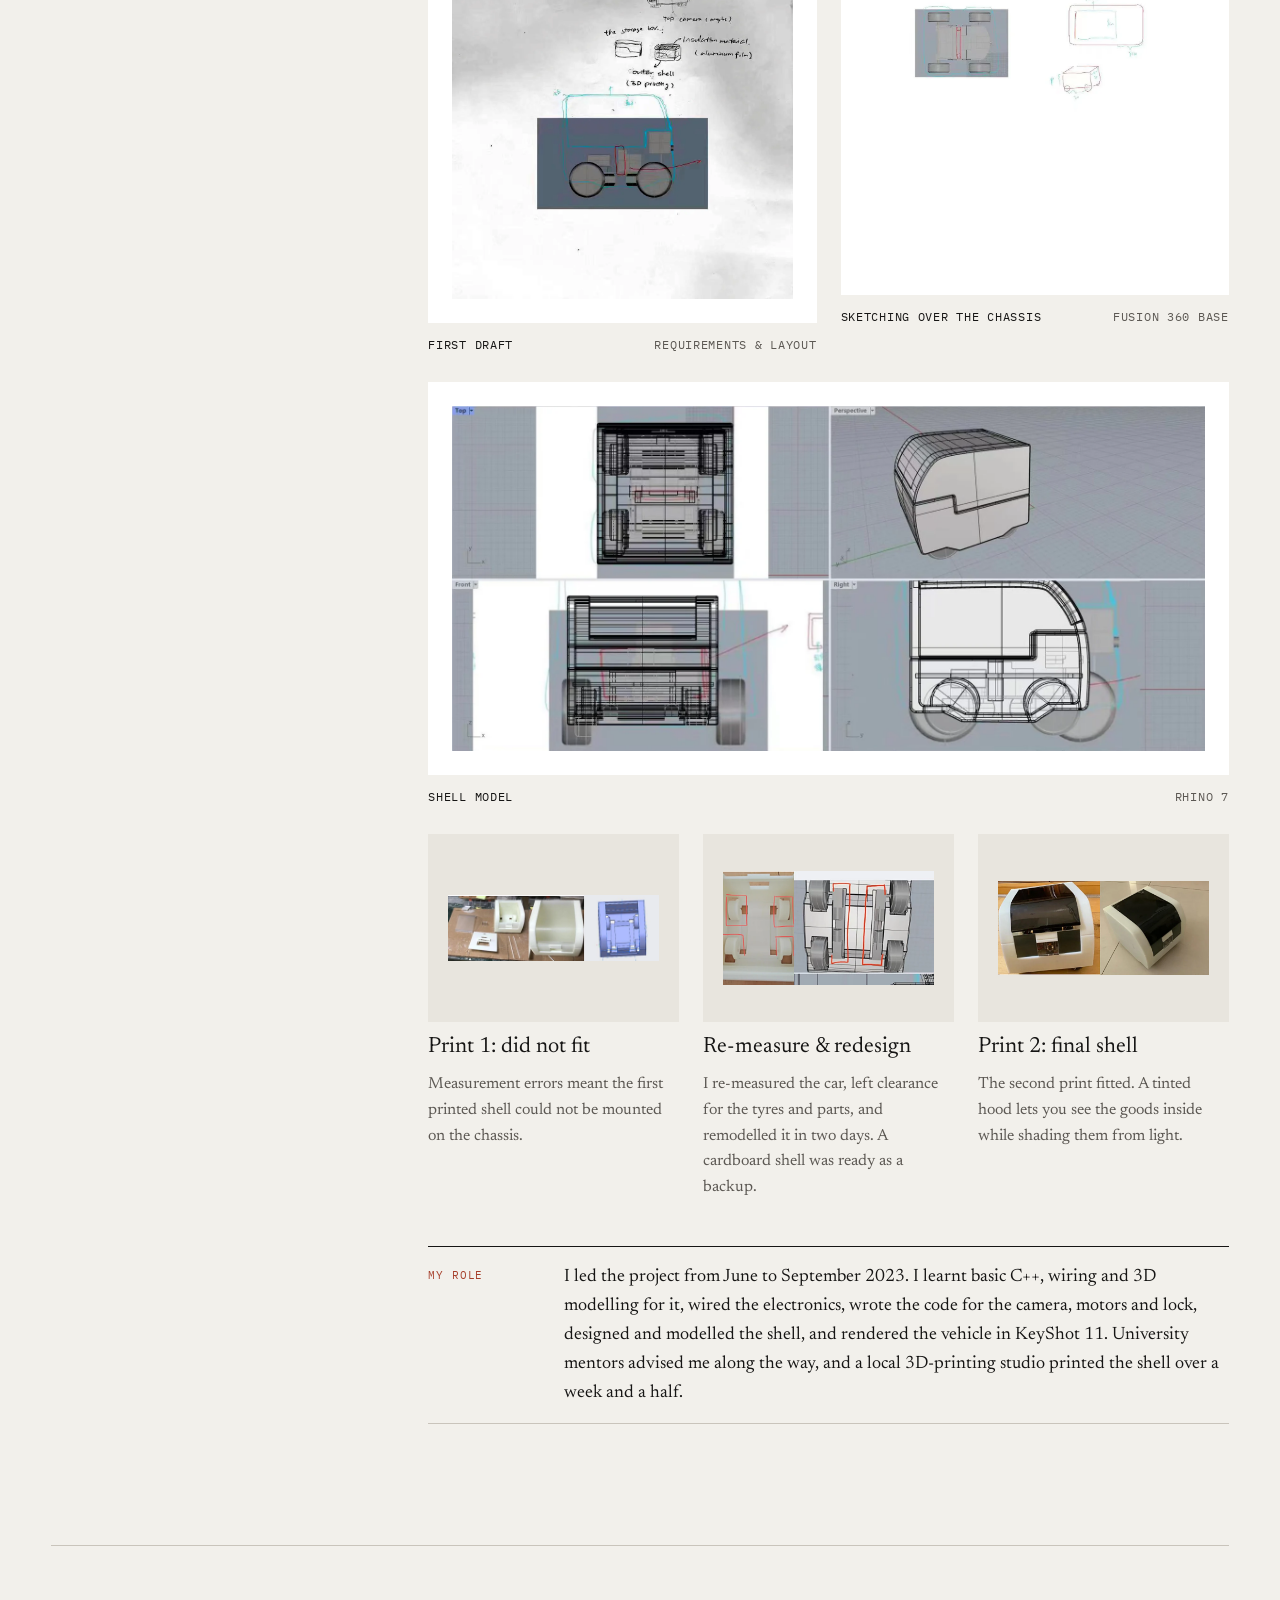
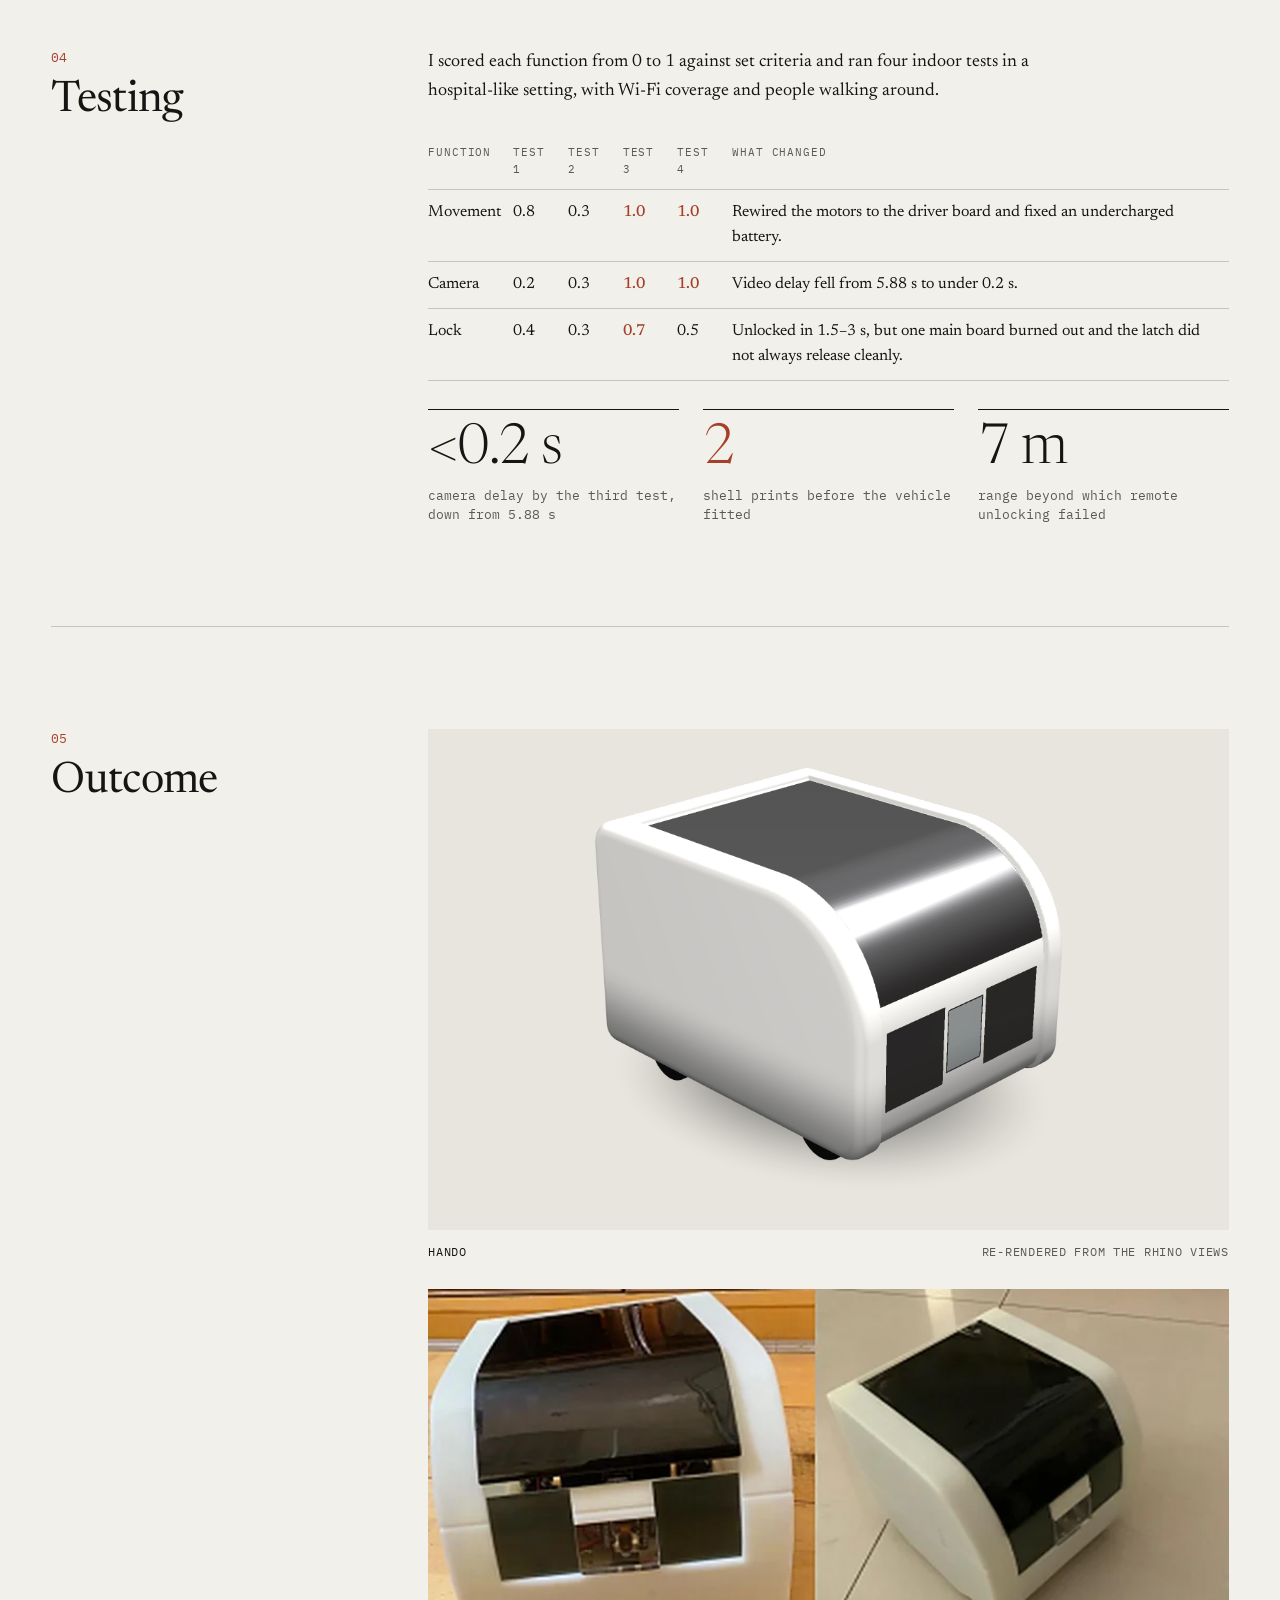
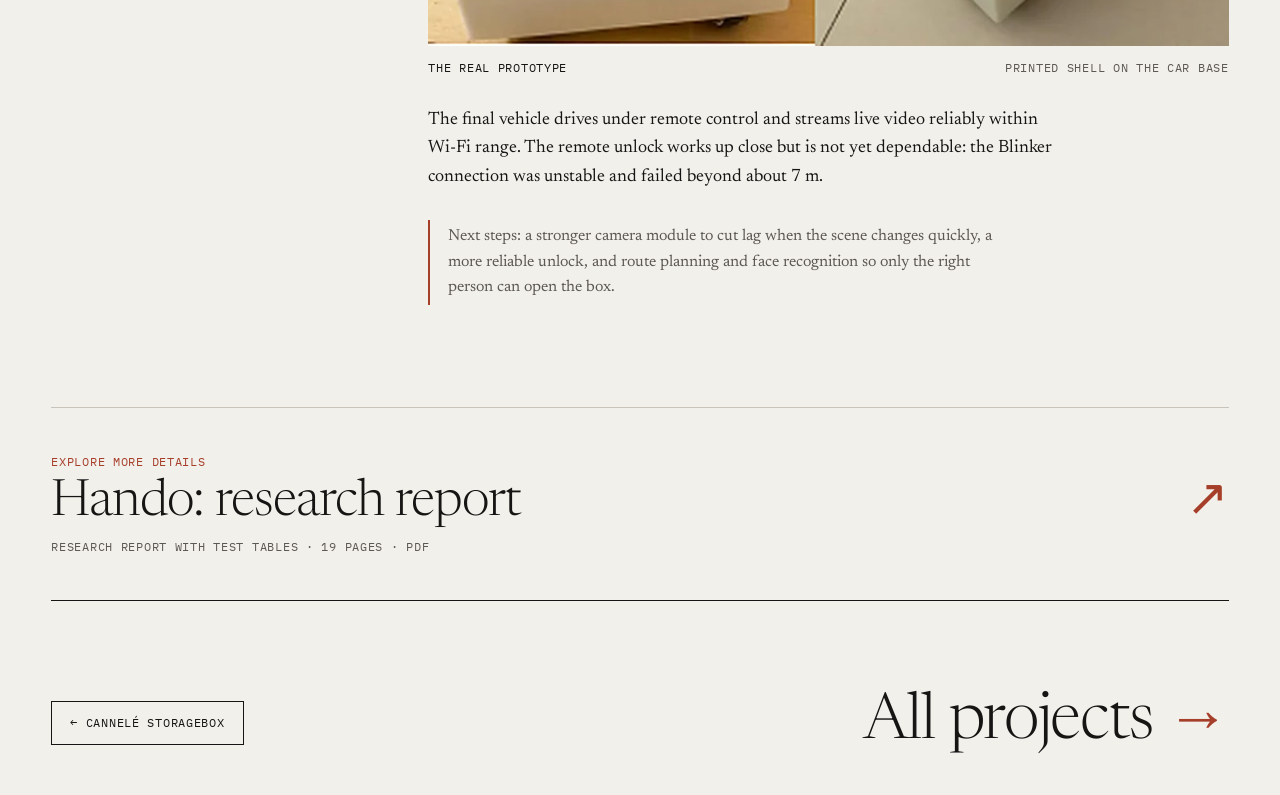
<file: projects/delivery-vehicle.html>
<!doctype html>
<html lang="en">
<head>
  <meta charset="utf-8">
  <meta name="viewport" content="width=device-width, initial-scale=1, viewport-fit=cover">
  <title>Hando — Daisy Fang</title>
  <meta name="description" content="Hando: a remote-control delivery vehicle with live video and a Wi-Fi unlock, built to cut person-to-person contact in post-pandemic deliveries. Independent project by Daisy Fang.">
  <script>document.documentElement.classList.add('js');</script>
  <link rel="preconnect" href="https://fonts.googleapis.com">
  <link rel="preconnect" href="https://fonts.gstatic.com" crossorigin>
  <link rel="stylesheet" href="https://fonts.googleapis.com/css2?family=Newsreader:ital,opsz,wght@0,6..72,300;0,6..72,400;0,6..72,500;1,6..72,300;1,6..72,400&family=IBM+Plex+Mono:wght@400;500&display=swap" media="print" onload="this.media='all'">
  <noscript><link rel="stylesheet" href="https://fonts.googleapis.com/css2?family=Newsreader:ital,opsz,wght@0,6..72,300;0,6..72,400;0,6..72,500;1,6..72,300;1,6..72,400&family=IBM+Plex+Mono:wght@400;500&display=swap"></noscript>
  <link rel="stylesheet" href="../css/style.css">
  <style>
    .sys { display: grid; grid-template-columns: repeat(auto-fit, minmax(220px, 1fr)); gap: 24px; }
    .sys > div { border-top: 1px solid var(--ink); padding-top: 14px; display: flex; flex-direction: column; gap: 10px; }
    .sys h3 { margin: 0; font-weight: 400; font-size: 24px; line-height: 1.2; }
    .sys p { margin: 0; color: var(--muted); font-size: 16px; }
    .chips { display: flex; flex-wrap: wrap; gap: 6px; margin: 0; padding: 0; list-style: none; }
    .chips li { font-family: var(--mono); font-size: 11.5px; border: 1px solid var(--line); padding: 4px 9px; border-radius: 999px; background: var(--white); }
    .fig .frame.auto { aspect-ratio: auto; padding: clamp(12px, 2vw, 24px); }
    .fig .frame.auto img { height: auto; }
    .tests { width: 100%; border-collapse: collapse; font-size: 16px; }
    .tests th, .tests td { text-align: left; padding: 10px 12px 10px 0; border-bottom: 1px solid var(--line); vertical-align: top; }
    .tests th { font-family: var(--mono); font-size: 11px; font-weight: 400; letter-spacing: .08em; text-transform: uppercase; color: var(--muted); }
    .tests td.n { font-variant-numeric: tabular-nums; white-space: nowrap; }
    .tests td.n b { font-weight: 500; color: var(--accent); }
    .tbl-wrap { overflow-x: auto; }
  </style>
</head>
<body>
<div class="wrap">

  <header class="topbar mono">
    <a class="ul" href="../index.html#work">← Index</a>
    <span class="muted">04 / 04 — Hando</span>
    <nav aria-label="Main">
      <a class="ul" href="../index.html#about">About</a>
      <a class="ul accent" href="../index.html#contact">Contact ↗</a>
    </nav>
  </header>

  <main>
    <section class="case-hero split">
      <div class="hero-text">
        <p class="mono accent" style="margin:0">Case study 04 · Electronics → Prototype</p>
        <h1 class="reveal">
          <span class="ln"><span style="--i:0">Hando</span></span>
          <span class="ln"><span style="--i:1"><em>The hand-off,</em></span></span>
          <span class="ln"><span style="--i:2"><em>without the hands.</em></span></span>
        </h1>
        <p class="lede">A remote-control delivery vehicle for wards and quarantine. It carries a parcel the last few metres, streams live video to the operator and unlocks over Wi-Fi, so nobody has to hand anything over.</p>
      </div>
      <figure class="hero-photo">
        <img src="../assets/img/rcv-hando-cut.webp" alt="Hando: a compact white delivery vehicle with a dark tinted hood that curves over the front" width="1332" height="1210">
      </figure>
    </section>

    <dl class="meta">
      <div><dt>My role</dt><dd><strong>Designer &amp; builder</strong>: research, electronics, code, CAD and testing</dd></div>
      <div><dt>Context</dt><dd>Summer research project with a final defence, June–September 2023</dd></div>
      <div><dt>Hardware</dt><dd>ESP32-CAM (OV2640), L298N motor driver, ESP-01S relay, solenoid lock</dd></div>
      <div><dt>Tools</dt><dd>Arduino C++, Blinker IoT, Fusion 360, Rhino 7, KeyShot 11, 3D printing</dd></div>
    </dl>

    <!-- ========== 可交互：遥控小车 ========== -->
    <section class="try-app" aria-labelledby="drive-title">
      <div class="anatomy-head">
        <span class="mono accent">Interactive simulation</span>
        <h3 id="drive-title">Drive it to the bed, then unlock</h3>
        <a class="ul mono" href="rcv-drive.html" target="_blank" rel="noopener">Open full screen ↗</a>
      </div>
      <iframe id="drive-frame" src="rcv-drive.html" title="Interactive simulation: drive the delivery vehicle through a hospital ward with the remote console and unlock its storage" loading="lazy" style="height:640px"></iframe>
    </section>

    <!-- ========== 01 挑战 ========== -->
    <section class="stage-sec">
      <div class="stage-label"><span class="step">01</span><h2>The challenge</h2></div>
      <div class="stage-body">
        <p class="big" data-fade>How might a delivery reach someone in quarantine or on an infectious ward without anyone having to hand it over?</p>
        <p data-fade>By August 2023 COVID-19 had caused over 769 million confirmed cases worldwide. Demand for home delivery rose sharply during lockdowns, yet the last step, handing the parcel to a person, was still a moment of human contact. The same risk exists in hospitals, where staff carry supplies into isolation rooms.</p>
        <p data-fade>I reviewed recent research on autonomous and remotely operated delivery vehicles, from a hospital delivery robot trialled on infectious-disease wards to commercial services such as Nuro and Starship. They pointed to the same three needs: drive remotely, see where you are going, and release the goods only to the right person.</p>
      </div>
    </section>

    <!-- ========== 02 系统 ========== -->
    <section class="stage-sec">
      <div class="stage-label"><span class="step">02</span><h2>How it works</h2></div>
      <div class="stage-body">
        <div class="sys" data-fade>
          <div>
            <h3>Camera</h3>
            <p>An ESP32-CAM with an OV2640 sensor streams video over Wi-Fi to a web page at the board’s IP address, which any phone browser can open.</p>
            <ul class="chips"><li>ESP32-CAM</li><li>OV2640</li><li>C++</li></ul>
          </div>
          <div>
            <h3>Movement</h3>
            <p>The same ESP32 drives an L298N motor driver. Forward, back, left, right and stop buttons on the page send commands to the four motors.</p>
            <ul class="chips"><li>L298N</li><li>4 DC motors</li><li>C++</li></ul>
          </div>
          <div>
            <h3>Lock</h3>
            <p>An ESP-01S Wi-Fi module switches a relay that powers a solenoid lock. A button in a Blinker mobile app pops the latch to open the storage box.</p>
            <ul class="chips"><li>ESP-01S</li><li>Relay</li><li>Solenoid lock</li><li>Blinker</li></ul>
          </div>
        </div>
        <figure class="fig" data-fade>
          <div class="frame white auto"><img src="../assets/img/rcv-system.webp" alt="System map: the camera runs on an ESP32-CAM, the motors on an L298N driver, and the lock on an ESP-01S with a relay and solenoid lock controlled from Blinker" width="1152" height="922" loading="lazy" style="max-width:760px;margin:0 auto"></div>
          <figcaption class="mono"><span>How the vehicle operates</span><span class="muted">System map</span></figcaption>
        </figure>
        <div class="duo" data-fade>
          <figure class="fig">
            <div class="frame white auto"><img src="../assets/img/rcv-ui.webp" alt="Phone browser showing the live camera feed with Forward, Left, Stop, Right, Backward and light buttons" width="460" height="1028" loading="lazy" style="width:auto;max-height:520px;margin:0 auto"></div>
            <figcaption class="mono"><span>Remote console</span><span class="muted">Served by the ESP32-CAM</span></figcaption>
          </figure>
          <figure class="fig">
            <div class="frame cover" style="aspect-ratio:1596/1065"><img src="../assets/img/rcv-chassis.webp" alt="Four-wheel chassis from above with the battery box, L298N driver and wiring" width="1596" height="1065" loading="lazy"></div>
            <figcaption class="mono"><span>Car base</span><span class="muted">Chassis, driver and battery</span></figcaption>
          </figure>
          <figure class="fig">
            <div class="frame cover" style="aspect-ratio:16/9"><img src="../assets/img/rcv-relay.webp" alt="ESP-01S Wi-Fi module mounted on a relay board" width="1400" height="788" loading="lazy"></div>
            <figcaption class="mono"><span>Wi-Fi relay</span><span class="muted">ESP-01S</span></figcaption>
          </figure>
          <figure class="fig">
            <div class="frame cover" style="aspect-ratio:16/9"><img src="../assets/img/rcv-lock.webp" alt="Black electromagnetic solenoid lock" width="1400" height="788" loading="lazy"></div>
            <figcaption class="mono"><span>Solenoid lock</span><span class="muted">Pops the latch when powered</span></figcaption>
          </figure>
        </div>
      </div>
    </section>

    <!-- ========== 03 造型与打印 ========== -->
    <section class="stage-sec">
      <div class="stage-label"><span class="step">03</span><h2>Shell &amp; prototyping</h2></div>
      <div class="stage-body">
        <p data-fade>I modelled the chassis in Fusion 360 to fix the dimensions, sketched how the storage box would open, then built the full shell in Rhino 7 with a transparent hood over the storage space.</p>
        <div class="duo" data-fade>
          <figure class="fig">
            <div class="frame white auto"><img src="../assets/img/rcv-sketch-1.webp" alt="First hand-drawn draft listing storage, remote control and remote camera, with the storage box and outer shell sketched over the chassis" width="1080" height="1484" loading="lazy"></div>
            <figcaption class="mono"><span>First draft</span><span class="muted">Requirements &amp; layout</span></figcaption>
          </figure>
          <figure class="fig">
            <div class="frame white auto"><img src="../assets/img/rcv-sketch-2.webp" alt="Sketches of the shell and opening drawn over the chassis model in side and top views" width="1080" height="1395" loading="lazy"></div>
            <figcaption class="mono"><span>Sketching over the chassis</span><span class="muted">Fusion 360 base</span></figcaption>
          </figure>
        </div>
        <figure class="fig" data-fade>
          <div class="frame white auto"><img src="../assets/img/rcv-rhino.webp" alt="Rhino 7 viewports showing the shell in plan, perspective, front and side views" width="1600" height="732" loading="lazy"></div>
          <figcaption class="mono"><span>Shell model</span><span class="muted">Rhino 7</span></figcaption>
        </figure>
        <ol class="timeline">
          <li data-fade style="--i:0">
            <div class="frame contain"><img src="../assets/img/rcv-print1.webp" alt="First 3D-printed shell parts beside the first model" loading="lazy"></div>
            <h3>Print 1: did not fit</h3>
            <p>Measurement errors meant the first printed shell could not be mounted on the chassis.</p>
          </li>
          <li data-fade style="--i:1">
            <div class="frame contain"><img src="../assets/img/rcv-fix.webp" alt="Printed base and model with the changed wheel clearances marked in red" loading="lazy"></div>
            <h3>Re-measure &amp; redesign</h3>
            <p>I re-measured the car, left clearance for the tyres and parts, and remodelled it in two days. A cardboard shell was ready as a backup.</p>
          </li>
          <li data-fade style="--i:2">
            <div class="frame contain"><img src="../assets/img/rcv-final.webp" alt="Final prototype: white 3D-printed shell with a dark tinted hood" loading="lazy"></div>
            <h3>Print 2: final shell</h3>
            <p>The second print fitted. A tinted hood lets you see the goods inside while shading them from light.</p>
          </li>
        </ol>
        <dl class="mine" data-fade>
          <dt>My role</dt>
          <dd>I led the project from June to September 2023. I learnt basic C++, wiring and 3D modelling for it, wired the electronics, wrote the code for the camera, motors and lock, designed and modelled the shell, and rendered the vehicle in KeyShot 11. University mentors advised me along the way, and a local 3D-printing studio printed the shell over a week and a half.</dd>
        </dl>
      </div>
    </section>

    <!-- ========== 04 测试 ========== -->
    <section class="stage-sec">
      <div class="stage-label"><span class="step">04</span><h2>Testing</h2></div>
      <div class="stage-body">
        <p data-fade>I scored each function from 0 to 1 against set criteria and ran four indoor tests in a hospital-like setting, with Wi-Fi coverage and people walking around.</p>
        <div class="tbl-wrap" data-fade>
          <table class="tests">
            <thead><tr><th>Function</th><th>Test 1</th><th>Test 2</th><th>Test 3</th><th>Test 4</th><th>What changed</th></tr></thead>
            <tbody>
              <tr><td>Movement</td><td class="n">0.8</td><td class="n">0.3</td><td class="n"><b>1.0</b></td><td class="n"><b>1.0</b></td><td>Rewired the motors to the driver board and fixed an undercharged battery.</td></tr>
              <tr><td>Camera</td><td class="n">0.2</td><td class="n">0.3</td><td class="n"><b>1.0</b></td><td class="n"><b>1.0</b></td><td>Video delay fell from 5.88 s to under 0.2 s.</td></tr>
              <tr><td>Lock</td><td class="n">0.4</td><td class="n">0.3</td><td class="n"><b>0.7</b></td><td class="n">0.5</td><td>Unlocked in 1.5–3 s, but one main board burned out and the latch did not always release cleanly.</td></tr>
            </tbody>
          </table>
        </div>
        <div class="stats3" data-fade>
          <div><b>&lt;0.2 s</b><span>camera delay by the third test, down from 5.88 s</span></div>
          <div><b class="accent">2</b><span>shell prints before the vehicle fitted</span></div>
          <div><b>7 m</b><span>range beyond which remote unlocking failed</span></div>
        </div>
      </div>
    </section>

    <!-- ========== 05 结果 ========== -->
    <section class="stage-sec">
      <div class="stage-label"><span class="step">05</span><h2>Outcome</h2></div>
      <div class="stage-body">
        <figure class="fig" data-fade>
          <div class="frame" style="aspect-ratio:16/10"><img src="../assets/img/rcv-hando-cut.webp" alt="Hando: white shell with a dark tinted hood curving over the front, two dark front panels and a lock window" width="1332" height="1210" loading="lazy" style="max-width:560px"></div>
          <figcaption class="mono"><span>Hando</span><span class="muted">Re-rendered from the Rhino views</span></figcaption>
        </figure>
        <figure class="fig" data-fade>
          <div class="frame cover" style="aspect-ratio:766/342"><img src="../assets/img/rcv-final.webp" alt="Final prototype from the front and from the side: white printed shell with a dark tinted hood" width="766" height="342" loading="lazy"></div>
          <figcaption class="mono"><span>The real prototype</span><span class="muted">Printed shell on the car base</span></figcaption>
        </figure>
        <p data-fade>The final vehicle drives under remote control and streams live video reliably within Wi-Fi range. The remote unlock works up close but is not yet dependable: the Blinker connection was unstable and failed beyond about 7 m.</p>
        <p class="limit" data-fade>Next steps: a stronger camera module to cut lag when the scene changes quickly, a more reliable unlock, and route planning and face recognition so only the right person can open the box.</p>
      </div>
    </section>

    <a class="doc-link" href="../assets/docs/Remote_Control_Delivery_Vehicle.pdf" target="_blank" rel="noopener" data-fade>
      <span class="mono accent">Explore more details</span>
      <span class="doc-title">Hando: research report</span>
      <span class="mono muted">Research report with test tables · 19 pages · PDF</span>
      <i aria-hidden="true">↗</i>
    </a>
  </main>

  <nav class="next" aria-label="More work">
    <a class="btn" href="cannele.html">← Cannelé StorageBox</a>
    <a class="big-link" href="../index.html#work">All projects <i>→</i></a>
  </nav>
</div>
<script src="../js/main.js"></script>
<script>
  window.addEventListener('message', function (e) {
    if (e.data && e.data.rcvHeight) document.getElementById('drive-frame').style.height = e.data.rcvHeight + 'px';
  });
</script>
</body>
</html>
</file>
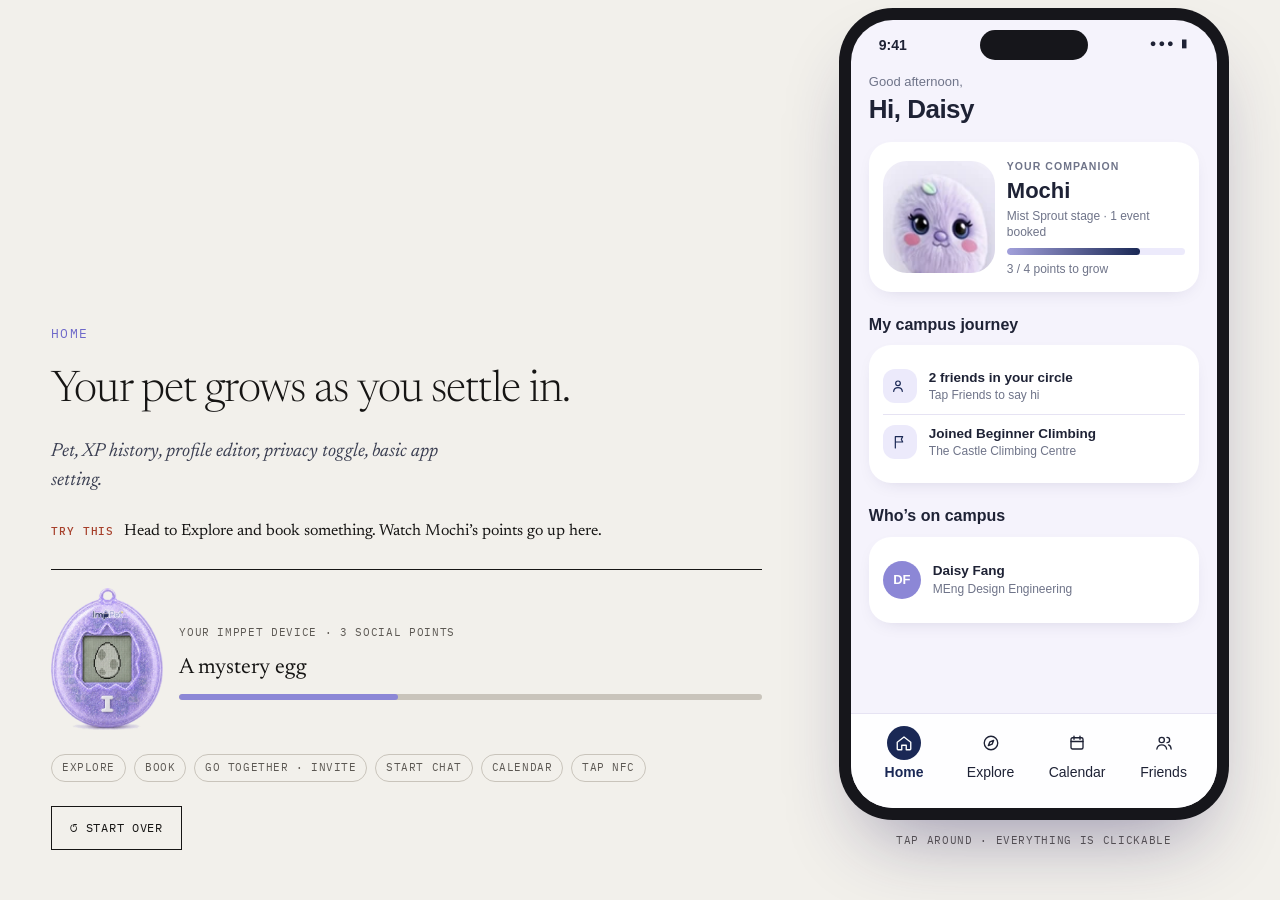
<file: projects/imppets-demo.html>
<!doctype html>
<html lang="en">
<head>
  <meta charset="utf-8">
  <meta name="viewport" content="width=device-width, initial-scale=1, viewport-fit=cover">
  <title>ImpPets app demo</title>
  <link rel="preconnect" href="https://fonts.googleapis.com">
  <link rel="preconnect" href="https://fonts.gstatic.com" crossorigin>
  <link rel="stylesheet" href="https://fonts.googleapis.com/css2?family=Newsreader:ital,opsz,wght@0,6..72,300;0,6..72,400;0,6..72,500;1,6..72,300;1,6..72,400&family=IBM+Plex+Mono:wght@400;500&display=swap" media="print" onload="this.media='all'">
  <noscript><link rel="stylesheet" href="https://fonts.googleapis.com/css2?family=Newsreader:ital,opsz,wght@0,6..72,300;0,6..72,400;0,6..72,500;1,6..72,300;1,6..72,400&family=IBM+Plex+Mono:wght@400;500&display=swap"></noscript>
  <link rel="stylesheet" href="../css/style.css">
  <style>
    /* ===== Demo layout: notes on the left, phone on the right ===== */
    body { background: var(--bg); }
    .demo { display: flex; flex-wrap: wrap-reverse; gap: 40px clamp(32px, 6vw, 96px); align-items: flex-start; padding-block: 8px 24px; }
    .notes { flex: 1 1 340px; min-width: 0; display: flex; flex-direction: column; gap: 24px; position: sticky; top: 24px; }
    .notes .screen-name { font-family: var(--mono); font-size: 13px; letter-spacing: .1em; text-transform: uppercase; color: #6E68C9; }
    .notes h2 { margin: 0; font-weight: 300; font-size: clamp(30px, 3.4vw, 46px); line-height: 1.05; letter-spacing: -.02em; }
    .notes .say { margin: 0; font-style: italic; font-size: 19px; line-height: 1.5; color: #3B3F52; max-width: 40ch; }
    .notes .try { margin: 0; display: flex; gap: 10px; align-items: baseline; font-size: 16px; }
    .notes .try b { font-family: var(--mono); font-size: 11px; letter-spacing: .08em; text-transform: uppercase; color: var(--accent); font-weight: 500; white-space: nowrap; }
    .device-card { display: grid; grid-template-columns: 112px minmax(0, 1fr); gap: 16px; align-items: center; border-top: 1px solid var(--ink); padding-top: 18px; }
    .device-card img { width: 112px; height: auto; transition: transform .5s var(--ease); }
    .device-card img.bump { transform: scale(1.08) rotate(-4deg); }
    .device-card .mono { font-size: 11px; }
    .device-card strong { display: block; font-weight: 400; font-size: 22px; margin: 4px 0 8px; }
    .meter { height: 6px; background: var(--line); border-radius: 99px; overflow: hidden; }
    .meter span { display: block; height: 100%; background: #8C87D6; border-radius: 99px; transition: width .6s var(--ease); }
    .flowlist { list-style: none; margin: 0; padding: 0; display: flex; flex-wrap: wrap; gap: 8px; }
    .flowlist li { font-family: var(--mono); font-size: 11px; text-transform: uppercase; letter-spacing: .05em; border: 1px solid var(--line); border-radius: 999px; padding: 4px 10px; color: var(--muted); }
    .flowlist li.done { border-color: #8C87D6; color: #4E48A8; background: #ECEAFB; }
    .reset { align-self: flex-start; }

    .phone-wrap { flex: 0 1 390px; min-width: 0; width: 100%; max-width: 390px; margin: 0 auto; display: flex; flex-direction: column; align-items: center; gap: 12px; }
    .phone-fit { position: relative; width: 100%; min-width: 0; height: calc(812px * var(--s, 1)); }
    .phone { position: absolute; left: 50%; top: 0; width: 390px; height: 812px; transform: translateX(-50%) scale(var(--s, 1)); transform-origin: top center; background: #16161B; border-radius: 54px; padding: 12px; box-shadow: 0 40px 80px -30px rgba(40, 30, 90, .45); position: relative; }
    .phone::before { content: ""; position: absolute; top: 22px; left: 50%; transform: translateX(-50%); width: 108px; height: 30px; background: #16161B; border-radius: 20px; z-index: 5; }
    .phone-hint { font-family: var(--mono); font-size: 11px; color: var(--muted); text-transform: uppercase; letter-spacing: .06em; }

    /* ===== The app (its own design language: ImpPets brand) ===== */
    .app {
      --a-bg: #F5F3FC; --a-card: #FFFFFF; --a-navy: #1A2855; --a-lilac: #A2A0DB; --a-soft: #ECEAFB; --a-text: #1E2235; --a-muted: #6F7489; --a-yolk: #F5BC44; --a-line: #E6E3F3;
      font-family: -apple-system, BlinkMacSystemFont, "SF Pro Text", "Inter", "Segoe UI", Roboto, sans-serif;
      color: var(--a-text); background: var(--a-bg);
      width: 100%; height: 100%; border-radius: 42px; overflow: hidden; position: relative; display: flex; flex-direction: column; font-size: 14px; line-height: 1.35;
    }
    .app button { font: inherit; color: inherit; cursor: pointer; border: 0; background: none; }
    .app :focus-visible { outline: 2px solid var(--a-navy); outline-offset: 2px; }
    .status { display: flex; justify-content: space-between; padding: 16px 28px 6px; font-size: 14px; font-weight: 600; flex: none; }
    .status span:last-child { letter-spacing: 2px; font-size: 11px; }
    .scr { flex: 1; overflow-y: auto; padding: 8px 18px 24px; scrollbar-width: none; }
    .scr::-webkit-scrollbar { display: none; }
    .tabs { flex: none; display: grid; grid-template-columns: repeat(4, 1fr); padding: 8px 10px 22px; background: rgba(255,255,255,.92); border-top: 1px solid var(--a-line); }
    .tab { display: flex; flex-direction: column; align-items: center; gap: 3px; font-size: 10.5px; color: var(--a-muted); padding: 4px 0; }
    .tab .ic { width: 34px; height: 34px; border-radius: 50%; display: grid; place-items: center; }
    .tab[aria-current="page"] { color: var(--a-navy); font-weight: 600; }
    .tab[aria-current="page"] .ic { background: var(--a-navy); color: #fff; }
    .ic svg { width: 18px; height: 18px; fill: none; stroke: currentColor; stroke-width: 1.8; stroke-linecap: round; stroke-linejoin: round; }

    .h-sub { color: var(--a-muted); font-size: 13px; margin: 4px 0 0; }
    .h1 { font-size: 26px; font-weight: 700; letter-spacing: -.02em; margin: 2px 0 0; }
    .sec { font-size: 16px; font-weight: 700; margin: 22px 0 10px; }
    .card { background: var(--a-card); border-radius: 22px; padding: 14px; box-shadow: 0 6px 20px -12px rgba(40, 30, 90, .25); }
    .row-item { display: flex; gap: 12px; align-items: center; padding: 10px 0; }
    .row-item + .row-item { border-top: 1px solid var(--a-line); }
    .ri-ic { width: 34px; height: 34px; border-radius: 12px; background: var(--a-soft); color: var(--a-navy); display: grid; place-items: center; flex: none; }
    .ri-ic svg { width: 16px; height: 16px; fill: none; stroke: currentColor; stroke-width: 1.8; stroke-linecap: round; stroke-linejoin: round; }
    .ri-t { font-weight: 600; font-size: 13.5px; }
    .ri-s { color: var(--a-muted); font-size: 12px; }
    .av { width: 38px; height: 38px; border-radius: 50%; display: grid; place-items: center; font-weight: 700; font-size: 13px; color: #fff; flex: none; }

    .pet-card { display: grid; grid-template-columns: 112px minmax(0, 1fr); gap: 12px; align-items: center; }
    .pet-card img { width: 112px; height: 112px; object-fit: cover; border-radius: 24px; background: var(--a-soft); }
    .k { font-size: 10.5px; letter-spacing: .1em; text-transform: uppercase; color: var(--a-muted); font-weight: 600; }
    .pet-name { font-size: 22px; font-weight: 700; margin: 2px 0; }
    .bar { height: 7px; border-radius: 9px; background: var(--a-soft); overflow: hidden; margin-top: 8px; }
    .bar span { display: block; height: 100%; background: linear-gradient(90deg, var(--a-lilac), var(--a-navy)); border-radius: 9px; transition: width .6s cubic-bezier(.16,1,.3,1); }
    .grew { margin-top: 12px; font-size: 12px; color: var(--a-muted); display: flex; gap: 6px; align-items: center; }

    .seg { display: grid; grid-template-columns: 1fr 1fr; background: var(--a-card); border-radius: 999px; padding: 4px; margin-top: 14px; }
    .seg button { padding: 9px 0; border-radius: 999px; font-weight: 600; font-size: 13px; color: var(--a-muted); }
    .seg button[aria-pressed="true"] { background: var(--a-navy); color: #fff; }
    .search { margin-top: 12px; display: flex; gap: 8px; align-items: center; background: var(--a-card); border-radius: 999px; padding: 10px 14px; color: var(--a-muted); font-size: 13px; }
    .search svg { width: 15px; height: 15px; fill: none; stroke: currentColor; stroke-width: 2; }
    .chips { display: flex; gap: 8px; margin-top: 12px; overflow-x: auto; scrollbar-width: none; }
    .chip { flex: none; padding: 7px 14px; border-radius: 999px; background: var(--a-card); font-size: 12.5px; font-weight: 600; color: var(--a-text); }
    .chip[aria-pressed="true"] { background: var(--a-navy); color: #fff; }
    .act { display: block; width: 100%; text-align: left; margin-top: 14px; padding: 0; overflow: hidden; }
    .act .ph { height: 132px; background-size: cover; background-position: center; position: relative; }
    .act .tags { position: absolute; left: 10px; top: 10px; display: flex; gap: 6px; }
    .act .tags span, .tagpill { background: rgba(255,255,255,.9); color: var(--a-navy); font-size: 11px; font-weight: 600; padding: 4px 9px; border-radius: 999px; }
    .act .body { padding: 12px 14px 14px; display: flex; flex-direction: column; gap: 4px; }
    .act .org { font-size: 10.5px; letter-spacing: .08em; text-transform: uppercase; color: var(--a-muted); font-weight: 600; }
    .act .tt { font-size: 16px; font-weight: 700; }
    .meta-line { display: flex; gap: 6px; align-items: center; font-size: 12px; color: var(--a-muted); }
    .meta-line svg { width: 13px; height: 13px; fill: none; stroke: currentColor; stroke-width: 2; flex: none; }
    .going { display: flex; align-items: center; gap: 8px; margin-top: 6px; font-size: 12px; color: var(--a-muted); }
    .stack { display: flex; }
    .stack .av { width: 24px; height: 24px; font-size: 9px; border: 2px solid #fff; margin-left: -6px; }
    .stack .av:first-child { margin-left: 0; }
    .booked-badge { margin-left: auto; font-size: 11px; font-weight: 700; color: #2F7D4F; background: #E3F4EA; padding: 3px 8px; border-radius: 999px; }

    .post { margin-top: 12px; }
    .post p { margin: 8px 0 10px; font-size: 14px; }

    .back { display: inline-flex; align-items: center; gap: 4px; font-size: 13px; font-weight: 600; color: var(--a-navy); padding: 4px 0; }
    .hero-ph { height: 170px; border-radius: 22px; background-size: cover; background-position: center; margin-top: 8px; position: relative; }
    .btns { display: grid; grid-template-columns: 1fr 1fr; gap: 10px; margin-top: 14px; }
    .btn-a { padding: 12px 0; border-radius: 999px; font-weight: 700; font-size: 13.5px; text-align: center; }
    .btn-a.primary { background: var(--a-navy); color: #fff; }
    .btn-a.ghost { background: var(--a-card); color: var(--a-navy); box-shadow: inset 0 0 0 1.5px var(--a-navy); }
    .btn-a.on { background: var(--a-soft); color: var(--a-navy); box-shadow: none; }
    .small-btn { padding: 7px 14px; border-radius: 999px; background: var(--a-navy); color: #fff; font-size: 12px; font-weight: 700; flex: none; }
    .small-btn.sent { background: var(--a-soft); color: var(--a-navy); }
    .link-btn { font-size: 12px; font-weight: 700; color: #4E48A8; text-decoration: underline; padding: 0; }

    .months { display: flex; gap: 8px; align-items: center; margin-top: 14px; }
    .months span { padding: 6px 12px; border-radius: 999px; background: var(--a-card); font-size: 12px; font-weight: 600; }
    .months span.on { background: var(--a-navy); color: #fff; }
    .week { display: grid; grid-template-columns: repeat(7, 1fr); gap: 4px; margin-top: 12px; text-align: center; }
    .day { padding: 8px 0; border-radius: 16px; display: flex; flex-direction: column; gap: 2px; font-size: 11px; color: var(--a-muted); }
    .day b { font-size: 16px; color: var(--a-text); }
    .day.on { background: var(--a-navy); color: #cfd2ef; }
    .day.on b { color: #fff; }
    .day i { width: 5px; height: 5px; border-radius: 50%; background: var(--a-lilac); margin: 2px auto 0; font-style: normal; }
    .day.on i { background: #fff; }
    .tl { position: relative; padding-left: 18px; }
    .tl::before { content: ""; position: absolute; left: 5px; top: 18px; bottom: 18px; width: 1.5px; background: var(--a-line); }
    .tl .card { margin-top: 10px; position: relative; }
    .tl .card::before { content: ""; position: absolute; left: -18px; top: 18px; width: 11px; height: 11px; border-radius: 50%; background: var(--a-yolk); border: 2px solid var(--a-bg); }
    .time { font-size: 12px; color: var(--a-muted); display: flex; gap: 6px; align-items: center; }
    .time svg { width: 13px; height: 13px; fill: none; stroke: currentColor; stroke-width: 2; flex: none; }
    .empty { color: var(--a-muted); font-size: 13px; padding: 14px; text-align: center; }

    .nfc-card { background: var(--a-navy); color: #fff; border-radius: 24px; padding: 18px; margin-top: 14px; }
    .nfc-card .k { color: #B9BCE6; }
    .nfc-card h3 { margin: 4px 0; font-size: 18px; }
    .nfc-card p { margin: 0; font-size: 12.5px; color: #CFD2EF; }
    .nfc-card .show { margin-top: 14px; width: 100%; background: #fff; color: var(--a-navy); border-radius: 999px; padding: 12px 0; font-weight: 700; }
    .chat-item { display: flex; gap: 12px; align-items: center; padding: 11px 0; width: 100%; text-align: left; }
    .chat-item + .chat-item { border-top: 1px solid var(--a-line); }
    .chat-item .mid { flex: 1; min-width: 0; }
    .chat-item .last { color: var(--a-muted); font-size: 12px; white-space: nowrap; overflow: hidden; text-overflow: ellipsis; }
    .badge { min-width: 18px; height: 18px; border-radius: 9px; background: #D9443B; color: #fff; font-size: 10.5px; font-weight: 700; display: grid; place-items: center; padding: 0 5px; }

    .overlay { position: absolute; inset: 0; background: rgba(26, 40, 85, .55); backdrop-filter: blur(6px); display: flex; align-items: flex-end; z-index: 10; border-radius: 42px; }
    .sheet { background: var(--a-bg); width: 100%; border-radius: 30px 30px 42px 42px; padding: 18px 18px 26px; max-height: 92%; overflow-y: auto; }
    .tapping { display: flex; flex-direction: column; align-items: center; gap: 14px; padding: 18px 0 8px; text-align: center; }
    .rings { position: relative; width: 120px; height: 120px; display: grid; place-items: center; }
    .rings i { position: absolute; inset: 0; border-radius: 50%; border: 2px solid var(--a-lilac); animation: ring 1.6s ease-out infinite; }
    .rings i:nth-child(2) { animation-delay: .5s; }
    .rings img { width: 72px; position: relative; }
    @keyframes ring { from { transform: scale(.5); opacity: 1; } to { transform: scale(1.3); opacity: 0; } }
    .profile { background: var(--a-navy); color: #fff; border-radius: 26px; padding: 18px; }
    .profile .top { display: flex; gap: 14px; align-items: center; }
    .profile .mc { width: 64px; height: 64px; border-radius: 20px; background: #8C87D6; display: grid; place-items: center; font-size: 22px; font-weight: 700; }
    .profile .nm { font-size: 20px; font-weight: 700; }
    .profile .nm small { font-size: 11px; font-weight: 500; color: #CFD2EF; margin-left: 4px; }
    .profile .hd { font-size: 12px; color: #CFD2EF; }
    .facts3 { display: grid; grid-template-columns: repeat(3, 1fr); gap: 8px; margin-top: 14px; }
    .facts3 div { background: rgba(255,255,255,.1); border-radius: 14px; padding: 8px; font-size: 12px; font-weight: 600; }
    .facts3 span { display: block; font-size: 9.5px; letter-spacing: .08em; color: #B9BCE6; font-weight: 600; }
    .profile .bio { margin: 12px 0 0; font-size: 13px; line-height: 1.45; }
    .interests { display: flex; flex-wrap: wrap; gap: 6px; margin-top: 12px; }

    .chat-head { display: flex; gap: 10px; align-items: center; padding-bottom: 10px; border-bottom: 1px solid var(--a-line); }
    .msgs { display: flex; flex-direction: column; gap: 8px; padding: 14px 0; }
    .msg { max-width: 78%; padding: 9px 13px; border-radius: 18px; font-size: 13.5px; }
    .msg.them { background: var(--a-card); align-self: flex-start; border-bottom-left-radius: 6px; }
    .msg.me { background: var(--a-navy); color: #fff; align-self: flex-end; border-bottom-right-radius: 6px; }
    .compose { display: flex; gap: 8px; align-items: center; background: var(--a-card); border-radius: 999px; padding: 6px 6px 6px 14px; }
    .compose input { flex: 1; min-width: 0; border: 0; background: none; font: inherit; font-size: 13.5px; color: var(--a-text); outline: none; }
    .compose button { width: 34px; height: 34px; border-radius: 50%; background: var(--a-navy); color: #fff; display: grid; place-items: center; }

    .toast { position: absolute; left: 16px; right: 16px; bottom: 96px; background: var(--a-navy); color: #fff; padding: 12px 14px; border-radius: 16px; font-size: 13px; z-index: 20; box-shadow: 0 10px 30px -10px rgba(0,0,0,.4); opacity: 0; transform: translateY(10px); transition: opacity .3s, transform .3s; pointer-events: none; }
    .toast.on { opacity: 1; transform: none; }
    .toast b { color: var(--a-yolk); }
      html { touch-action: manipulation; }
    /* stop mobile browsers from auto-inflating text inside this embedded frame */
    html { -webkit-text-size-adjust: 100%; text-size-adjust: 100%; }
    body * { max-height: 1000000px; }
  </style>
</head>
<body>
<div class="wrap">

  <div class="demo">
    <!-- ===== 左边：解说（文字来自报告总页面） ===== -->
    <aside class="notes" aria-live="polite">
      <span class="screen-name" id="n-name">Home</span>
      <h2 id="n-title">Your pet grows as you settle in.</h2>
      <p class="say" id="n-say"></p>
      <p class="try"><b>Try this</b><span id="n-try"></span></p>
      <div class="device-card">
        <img id="dev-img" src="../assets/img/imppets-cut-egg.webp" alt="Your ImpPet device">
        <div>
          <span class="mono muted">Your ImpPet device · <span id="sp">3</span> social points</span>
          <strong id="dev-stage">A mystery egg</strong>
          <div class="meter" aria-hidden="true"><span id="dev-meter" style="width:30%"></span></div>
        </div>
      </div>
      <ul class="flowlist" aria-label="Flow you have tried">
        <li data-flow="explore">Explore</li>
        <li data-flow="book">Book</li>
        <li data-flow="invite">Go together · invite</li>
        <li data-flow="chat">Start chat</li>
        <li data-flow="calendar">Calendar</li>
        <li data-flow="nfc">Tap NFC</li>
      </ul>
      <button class="btn reset" type="button" id="reset">↺ Start over</button>
    </aside>

    <!-- ===== 右边：手机 ===== -->
    <div class="phone-wrap">
      <div class="phone-fit" id="phone-fit"><div class="phone">
        <div class="app" id="app">
          <div class="status" aria-hidden="true"><span>9:41</span><span>●●● ▮</span></div>
          <div class="scr" id="scr"></div>
          <nav class="tabs" id="tabs" aria-label="App tabs"></nav>
          <div class="toast" id="toast" role="status"></div>
        </div>
      </div></div>
      <span class="phone-hint">Tap around · everything is clickable</span>
    </div>
  </div>
</div>

<script>
(function () {
  var IMG = '../assets/img/';
  var I = {
    home: '<svg viewBox="0 0 24 24"><path d="M3 11l9-7 9 7v9a1 1 0 0 1-1 1h-5v-6h-6v6H4a1 1 0 0 1-1-1z"/></svg>',
    explore: '<svg viewBox="0 0 24 24"><circle cx="12" cy="12" r="9"/><path d="M15.5 8.5l-2 5-5 2 2-5z"/></svg>',
    cal: '<svg viewBox="0 0 24 24"><rect x="4" y="5" width="16" height="15" rx="2"/><path d="M8 3v4M16 3v4M4 10h16"/></svg>',
    friends: '<svg viewBox="0 0 24 24"><circle cx="9" cy="8" r="3.5"/><path d="M2.5 20c.5-3.5 3-5.5 6.5-5.5s6 2 6.5 5.5"/><path d="M16 4.5a3.5 3.5 0 0 1 0 7M18 14.5c2 .6 3.3 2.4 3.5 5.5"/></svg>',
    pin: '<svg viewBox="0 0 24 24"><path d="M12 21s-7-6.2-7-11.5A7 7 0 0 1 19 9.5C19 14.8 12 21 12 21z"/><circle cx="12" cy="9.5" r="2.5"/></svg>',
    clock: '<svg viewBox="0 0 24 24"><circle cx="12" cy="12" r="9"/><path d="M12 7v5l3 2"/></svg>',
    search: '<svg viewBox="0 0 24 24"><circle cx="11" cy="11" r="7"/><path d="M20 20l-3.5-3.5"/></svg>',
    people: '<svg viewBox="0 0 24 24"><circle cx="9" cy="8" r="3.5"/><path d="M2.5 20c.5-3.5 3-5.5 6.5-5.5s6 2 6.5 5.5"/></svg>',
    flag: '<svg viewBox="0 0 24 24"><path d="M5 21V4M5 4h11l-2 4 2 4H5"/></svg>',
    send: '<svg viewBox="0 0 24 24"><path d="M4 12l16-8-6 16-2-7z"/></svg>',
    nfc: '<svg viewBox="0 0 24 24"><path d="M6 8a8 8 0 0 1 0 8M9.5 6a12 12 0 0 1 0 12M13 4a16 16 0 0 1 0 16"/></svg>'
  };
  var COL = { AC: '#E39A7A', JP: '#7FB59A', SR: '#E7A9C0', KT: '#8C9AD6', PN: '#C9A15A', DF: '#8C87D6', MC: '#8C87D6' };
  function av(ini) { return '<span class="av" style="background:' + (COL[ini] || '#8C87D6') + '">' + ini + '</span>'; }

  /* ---------- 数据（示例） ---------- */
  var ACTS = [
    { id: 'coffee', title: 'Specialty Coffee Tasting', org: 'Imperial Coffee Society', place: 'South Ken · Notes Coffee', time: 'Tue 4 Nov · 4:30 PM', day: 4, at: '4:30 PM', cat: 'Social', tags: ['Cozy', 'Foodie'], going: 12, interested: 34, img: IMG + 'imppets-event-coffee.webp',
      about: 'Taste three single-origin pours from Ethiopia, Colombia and Kenya. Bring a friend or come solo — we’ll match you with a tasting partner.', friends: ['AC'] },
    { id: 'run', title: 'Sunset Run in Hyde Park', org: 'Running Club', place: 'Hyde Park · Queens Gate', time: 'Tue 4 Nov · 6:00 PM', day: 4, at: '6:00 PM', cat: 'Wellness', tags: ['Easy pace'], going: 18, interested: 22, color: 'linear-gradient(135deg,#F5BC44,#E7A9C0 60%,#A2A0DB)',
      about: 'A relaxed 5k loop around the Serpentine as the sun goes down. All paces welcome.', friends: [] },
    { id: 'climb', title: 'Beginner Climbing Session', org: 'Mountaineering Club', place: 'The Castle Climbing Centre', time: 'Sat 8 Nov · 11:00 AM', day: 8, at: '11:00 AM', cat: 'Wellness', tags: ['Beginner'], going: 9, interested: 15, color: 'linear-gradient(135deg,#A2A0DB,#1A2855)',
      about: 'Shoes and harness included. Instructors will teach you the basics of bouldering and belaying.', friends: ['JP'] },
    { id: 'film', title: 'Film Night & Pizza', org: 'Film Society', place: 'Union Building', time: 'Thu 6 Nov · 7:00 PM', day: 6, at: '7:00 PM', cat: 'Culture', tags: ['Chill'], going: 25, interested: 40, color: 'linear-gradient(135deg,#1A2855,#8C87D6)',
      about: 'Members pick a film each week. Free pizza for the first 30 people.', friends: [] }
  ];
  var SUGGEST = [
    { ini: 'SR', name: 'Sofia R.', why: 'Also likes coffee & film' },
    { ini: 'KT', name: 'Kenji T.', why: 'Same department' },
    { ini: 'PN', name: 'Priya N.', why: '2 mutual friends' }
  ];
  var NAMES = { AC: 'Amelia C.', JP: 'Jordan P.', SR: 'Sofia R.', KT: 'Kenji T.', PN: 'Priya N.', MC: 'Mia Chen' };
  var POSTS = [
    { id: 'hack', ini: 'JP', text: 'Post and find your Hackathon teammates! Looking for 2 people for IC Hack — a designer would be amazing.', tag: 'Hackathon' },
    { id: 'dimsum', ini: 'SR', text: 'Anyone up for Sunday dim sum in Chinatown? Table for 6, 3 spots left.', tag: 'Food' }
  ];

  /* ---------- 状态 ---------- */
  var S;
  function fresh() {
    return { tab: 'home', view: null, points: 3, booked: { run: true }, interested: {}, invited: {}, joined: {}, friends: ['AC', 'JP'],
      seg: 'activity', chip: 'For you', flow: {}, journey: [{ i: 'flag', t: 'Joined Beginner Climbing', s: 'The Castle Climbing Centre' }],
      chats: { AC: [['them', 'See you at the coffee tasting!']], JP: [['them', 'Library at 6? Mochi misses you']] }, chatWith: null, sheet: null };
  }
  S = fresh();

  var NOTES = {
    home: { name: 'Home', title: 'Your pet grows as you settle in.', say: 'Pet, XP history, profile editor, privacy toggle, basic app setting.', try: 'Head to Explore and book something. Watch Mochi’s points go up here.' },
    explore: { name: 'Explore', title: 'One place for everything on campus.', say: 'Activity: posts by societies. Student Space: posts by students. Example scenario: “Post and find your Hackathon teammates!”', try: 'Open “Specialty Coffee Tasting”, or switch to Student Space.' },
    detail: { name: 'Explore → Go Together', title: 'Never go alone.', say: 'Click the activity you find interesting, see detailed information and click “Go Together” to check who from your friend list is going! None of your friends are going? No worries! ImpPet recommends users based on your shared interests.', try: 'Book it, then press Invite next to someone.' },
    calendar: { name: 'Calendar', title: 'Your week, in one view.', say: 'After you have “interested” or “booked” an activity from the Explore page, you can see all of them on the Calendar page! No more wasting time scrolling in group chats or email inbox to find activities.', try: 'Book another activity and come back here.' },
    friends: { name: 'Friends', title: 'Tap to connect.', say: 'Tap to introduce and add friends, and keep in touch by “Go Together”! Tap your ImpPet’s NFC to exchange profiles. (Tip: you can also add links to your portfolio in your bio!)', try: 'Press “Show my card” to tap with someone nearby.' },
    chat: { name: 'Invite & start chat', title: 'No cold messaging.', say: 'Found someone you want to go with? Just click “invite”, and an invitation will be sent to the person. No cold messaging required!', try: 'Type a message and send it.' }
  };

  /* ---------- 工具 ---------- */
  var scr = document.getElementById('scr'), tabsEl = document.getElementById('tabs'), toastEl = document.getElementById('toast');
  var toastT;
  function toast(html) { toastEl.innerHTML = html; toastEl.classList.add('on'); clearTimeout(toastT); toastT = setTimeout(function () { toastEl.classList.remove('on'); }, 2400); }
  function flow(k) { S.flow[k] = true; }
  function stage(p) { return p >= 8 ? 2 : p >= 4 ? 1 : 0; }
  function addPoints(n, why) {
    var before = stage(S.points);
    S.points += n;
    var after = stage(S.points);
    if (after > before) toast(after === 1 ? '<b>Your egg is hatching!</b> +' + n + ' social points' : '<b>Your pet has grown up!</b> +' + n + ' social points');
    else toast('+' + n + ' social point' + (n > 1 ? 's' : '') + ' · ' + why);
  }
  function act(id) { for (var i = 0; i < ACTS.length; i++) if (ACTS[i].id === id) return ACTS[i]; }
  function esc(t) { var d = document.createElement('div'); d.textContent = t; return d.innerHTML; }

  /* ---------- 页面 ---------- */
  function vHome() {
    var p = S.points, st = stage(p), next = st === 0 ? 4 : st === 1 ? 8 : 8;
    var pct = st === 2 ? 100 : Math.round(((p - (st === 0 ? 0 : 4)) / 4) * 100);
    var stageName = ['Mist Sprout stage', 'Sprout stage', 'Bloom stage'][st];
    var nBooked = Object.keys(S.booked).length;
    var j = S.journey.concat([{ i: 'people', t: S.friends.length + ' friend' + (S.friends.length > 1 ? 's' : '') + ' in your circle', s: 'Tap Friends to say hi' }]);
    return '<p class="h-sub">Good afternoon,</p><h1 class="h1">Hi, Daisy</h1>' +
      '<div class="card pet-card" style="margin-top:14px"><img src="' + IMG + 'imppets-mochi.webp" alt="Mochi, your companion pet">' +
      '<div><span class="k">Your companion</span><div class="pet-name">Mochi</div><div class="ri-s">' + stageName + ' · ' + nBooked + ' event' + (nBooked > 1 ? 's' : '') + ' booked</div>' +
      '<div class="bar"><span style="width:' + pct + '%"></span></div><div class="ri-s" style="margin-top:6px">' + (st === 2 ? 'Fully grown!' : p + ' / ' + next + ' points to grow') + '</div></div></div>' +
      '<h2 class="sec">My campus journey</h2><div class="card">' +
      j.slice().reverse().map(function (x) { return '<div class="row-item"><span class="ri-ic">' + I[x.i] + '</span><div><div class="ri-t">' + esc(x.t) + '</div><div class="ri-s">' + esc(x.s) + '</div></div></div>'; }).join('') + '</div>' +
      '<h2 class="sec">Who’s on campus</h2><div class="card"><div class="row-item">' + av('DF') + '<div><div class="ri-t">Daisy Fang</div><div class="ri-s">MEng Design Engineering</div></div></div></div>';
  }

  function actCard(a) {
    var ph = a.img ? 'background-image:url(' + a.img + ')' : 'background:' + a.color;
    return '<button class="card act" data-open="' + a.id + '"><div class="ph" style="' + ph + '"><div class="tags">' + a.tags.map(function (t) { return '<span>' + t + '</span>'; }).join('') + '</div></div>' +
      '<div class="body"><span class="org">' + a.org + '</span><span class="tt">' + a.title + '</span>' +
      '<span class="meta-line">' + I.clock + a.time + '</span><span class="meta-line">' + I.pin + a.place + '</span>' +
      '<span class="going"><span class="stack">' + ['AC', 'JP', 'SR'].map(av).join('') + '</span>' + (a.going + (S.booked[a.id] ? 1 : 0)) + ' going · ' + a.interested + ' interested' +
      (S.booked[a.id] ? '<span class="booked-badge">Booked</span>' : '') + '</span></div></button>';
  }
  function vExplore() {
    var h = '<h1 class="h1">Explore</h1><p class="h-sub">Find your next campus moment</p>' +
      '<div class="seg" role="group" aria-label="Feed"><button data-seg="activity" aria-pressed="' + (S.seg === 'activity') + '">Activity</button><button data-seg="space" aria-pressed="' + (S.seg === 'space') + '">Student Space</button></div>' +
      '<div class="search">' + I.search + 'Try ‘coffee’, ‘film night’…</div>';
    if (S.seg === 'activity') {
      h += '<div class="chips">' + ['For you', 'Social', 'Wellness', 'Culture'].map(function (c) { return '<button class="chip" data-chip="' + c + '" aria-pressed="' + (S.chip === c) + '">' + c + '</button>'; }).join('') + '</div>';
      ACTS.filter(function (a) { return S.chip === 'For you' || a.cat === S.chip; }).forEach(function (a) { h += actCard(a); });
    } else {
      POSTS.forEach(function (p) {
        var j = S.joined[p.id];
        h += '<div class="card post"><div class="row-item" style="padding:0">' + av(p.ini) + '<div><div class="ri-t">' + NAMES[p.ini] + '</div><div class="ri-s">Student post · ' + p.tag + '</div></div></div><p>' + p.text + '</p>' +
          '<button class="small-btn' + (j ? ' sent' : '') + '" data-join="' + p.id + '">' + (j ? 'You’re in ✓' : 'I’m in') + '</button></div>';
      });
    }
    return h;
  }

  function vDetail(id) {
    var a = act(id), ph = a.img ? 'background-image:url(' + a.img + ')' : 'background:' + a.color;
    var h = '<button class="back" data-back>‹ Explore</button>' +
      '<div class="hero-ph" style="' + ph + '"></div>' +
      '<p class="org" style="margin:14px 0 2px;font-size:10.5px;letter-spacing:.08em;text-transform:uppercase;color:var(--a-muted);font-weight:600">' + a.org + '</p>' +
      '<h1 class="h1" style="font-size:22px">' + a.title + '</h1>' +
      '<div class="meta-line" style="margin-top:8px">' + I.clock + a.time + '</div><div class="meta-line" style="margin-top:4px">' + I.pin + a.place + '</div>' +
      '<p style="margin:12px 0 0;font-size:13.5px">' + a.about + '</p>' +
      '<div class="btns"><button class="btn-a ghost' + (S.interested[id] ? ' on' : '') + '" data-int="' + id + '">' + (S.interested[id] ? '★ Interested' : '☆ Interested') + '</button>' +
      '<button class="btn-a primary' + (S.booked[id] ? ' on' : '') + '" data-book="' + id + '">' + (S.booked[id] ? 'Booked ✓' : 'Book') + '</button></div>' +
      '<h2 class="sec">Go together</h2><p class="ri-s" style="margin:-4px 0 8px">Friends going</p><div class="card">';
    if (a.friends.length) a.friends.forEach(function (f) { h += '<div class="row-item">' + av(f) + '<div style="flex:1"><div class="ri-t">' + NAMES[f] + '</div><div class="ri-s">Going</div></div><button class="link-btn" data-chat="' + f + '">Message</button></div>'; });
    else h += '<div class="empty">None of your friends are going yet. No worries!</div>';
    h += '</div><p class="ri-s" style="margin:14px 0 8px">Suggested for you · shared interests</p><div class="card">';
    SUGGEST.forEach(function (u) {
      var k = id + ':' + u.ini, sent = S.invited[k];
      h += '<div class="row-item">' + av(u.ini) + '<div style="flex:1;min-width:0"><div class="ri-t">' + u.name + '</div><div class="ri-s">' + u.why + '</div>' +
        (sent ? '<button class="link-btn" data-chat="' + u.ini + '">Start chat →</button>' : '') + '</div>' +
        '<button class="small-btn' + (sent ? ' sent' : '') + '" data-invite="' + k + '">' + (sent ? 'Invited ✓' : 'Invite') + '</button></div>';
    });
    return h + '</div>';
  }

  function vCalendar() {
    var plans = ACTS.filter(function (a) { return S.booked[a.id] || S.interested[a.id]; });
    var days = [['Mon', 3], ['Tue', 4], ['Wed', 5], ['Thu', 6], ['Fri', 7], ['Sat', 8], ['Sun', 9]];
    var has = {}; plans.forEach(function (a) { has[a.day] = true; });
    var h = '<p class="h-sub">2026</p><h1 class="h1">Your week</h1>' +
      '<div class="months"><span>Sep</span><span>Oct</span><span class="on">Nov</span><span>Dec</span></div>' +
      '<div class="week">' + days.map(function (d) { return '<div class="day' + (d[1] === 4 ? ' on' : '') + '">' + d[0] + '<b>' + d[1] + '</b>' + (has[d[1]] ? '<i></i>' : '<i style="visibility:hidden"></i>') + '</div>'; }).join('') + '</div>' +
      '<div class="card row-item" style="margin-top:14px;padding:12px 14px"><img src="' + IMG + 'imppets-mochi.webp" alt="" style="width:44px;height:44px;border-radius:14px;object-fit:cover"><div><span class="k">Companion journey</span><div class="ri-t">Mochi has joined your week</div><div class="ri-s">' + plans.length + ' event' + (plans.length === 1 ? '' : 's') + ' planned</div></div></div>' +
      '<h2 class="sec">This week’s plans</h2>';
    if (!plans.length) return h + '<div class="card empty">Nothing yet. Book something in Explore.</div>';
    h += '<div class="tl">' + plans.sort(function (a, b) { return a.day - b.day; }).map(function (a) {
      return '<div class="card"><div class="time">' + I.clock + a.time + '<span class="tagpill" style="margin-left:auto;background:var(--a-soft)">' + (S.booked[a.id] ? 'Booked' : 'Interested') + '</span></div><div class="ri-t" style="margin-top:6px;font-size:15px">' + a.title + '</div><div class="meta-line" style="margin-top:4px">' + I.pin + a.place + '</div></div>';
    }).join('') + '</div>';
    return h;
  }

  function vFriends() {
    var h = '<h1 class="h1">Friends</h1><p class="h-sub">Your Imperial circle</p>' +
      '<div class="nfc-card"><span class="k">NFC profile</span><h3>Tap phones to connect</h3><p>Share your card with one tap — no usernames.</p><button class="show" data-nfc>Show my card ›</button></div>' +
      '<h2 class="sec">Chats</h2><div class="card" style="padding:4px 14px">';
    var order = ['AC', 'JP', 'SR', 'KT', 'PN', 'MC'].filter(function (k) { return S.chats[k]; });
    order.forEach(function (k) {
      var c = S.chats[k], last = c[c.length - 1];
      h += '<button class="chat-item" data-chat="' + k + '">' + av(k) + '<div class="mid"><div class="ri-t">' + NAMES[k] + '</div><div class="last">' + esc(last[1]) + '</div></div>' + (last[0] === 'them' ? '<span class="badge">1</span>' : '') + '</button>';
    });
    h += '</div><h2 class="sec">Your circle · ' + S.friends.length + '</h2><div class="card" style="display:flex;gap:10px;flex-wrap:wrap">' + S.friends.map(function (f) { return '<span title="' + NAMES[f] + '">' + av(f) + '</span>'; }).join('') + '</div>';
    return h;
  }

  function vChat(k) {
    var c = S.chats[k] || [];
    return '<button class="back" data-back>‹ Back</button>' +
      '<div class="chat-head" style="margin-top:6px">' + av(k) + '<div><div class="ri-t">' + NAMES[k] + '</div><div class="ri-s">' + (S.friends.indexOf(k) > -1 ? 'In your circle' : 'Invited via Go Together') + '</div></div></div>' +
      '<div class="msgs">' + c.map(function (m) { return '<div class="msg ' + m[0] + '">' + esc(m[1]) + '</div>'; }).join('') + '</div>' +
      '<form class="compose" data-send="' + k + '"><label for="msg-in" class="ri-s" style="position:absolute;left:-9999px">Message</label><input id="msg-in" autocomplete="off" placeholder="Message ' + NAMES[k] + '"><button type="submit" aria-label="Send">' + I.send.replace('<svg', '<svg style="width:16px;height:16px;fill:none;stroke:#fff;stroke-width:2"') + '</button></form>';
  }

  function sheetNFC() {
    if (S.sheet === 'tapping') return '<div class="overlay"><div class="sheet"><div class="tapping"><div class="rings"><i></i><i></i><img src="' + IMG + 'imppets-cut-hatch.webp" alt=""></div><div class="ri-t" style="font-size:16px">Hold your ImpPet near a friend’s phone…</div><div class="ri-s">Exchanging profiles</div></div></div></div>';
    var added = S.friends.indexOf('MC') > -1;
    return '<div class="overlay"><div class="sheet">' +
      '<p class="k" style="text-align:center;margin:0 0 10px">NFC profile received</p>' +
      '<div class="profile"><div class="top"><div class="mc">MC</div><div><div class="nm">Mia Chen<small>(she/her)</small></div><div class="hd">@miachen</div></div></div>' +
      '<div class="facts3"><div><span>DEPT</span>Mathematics</div><div><span>ENTRY</span>2025</div><div><span>LEVEL</span>Undergrad</div></div>' +
      '<p class="bio">New to London, into film photography, slow mornings, and figuring out where the best matcha is.</p></div>' +
      '<div class="card row-item" style="margin-top:12px;padding:12px 14px"><img src="' + IMG + 'imppets-mochi.webp" alt="" style="width:44px;height:44px;border-radius:14px;object-fit:cover"><div><span class="k">Companion</span><div class="ri-t">Mochi · Bloom stage</div><div class="ri-s">12 events together</div></div></div>' +
      '<div class="interests">' + ['Film photography', 'Hiking', 'Indie music'].map(function (t) { return '<span class="tagpill" style="background:var(--a-soft)">' + t + '</span>'; }).join('') + '</div>' +
      '<div class="btns"><button class="btn-a ghost" data-close>Close</button><button class="btn-a primary' + (added ? ' on' : '') + '" data-addmia>' + (added ? 'Friends ✓' : 'Add friend') + '</button></div>' +
      '</div></div>';
  }

  /* ---------- 渲染 ---------- */
  var DEV = [['imppets-cut-egg.webp', 'A mystery egg'], ['imppets-cut-hatch.webp', 'Hatching!'], ['imppets-cut-chick.webp', 'All grown up']];
  var lastStage = 0;
  function render() {
    var key = S.view ? S.view.type : S.tab;
    var html = S.view ? (S.view.type === 'detail' ? vDetail(S.view.id) : vChat(S.view.id)) : ({ home: vHome, explore: vExplore, calendar: vCalendar, friends: vFriends })[S.tab]();
    scr.innerHTML = html;
    var old = document.querySelector('.app .overlay'); if (old) old.remove();
    if (S.sheet) document.getElementById('app').insertAdjacentHTML('beforeend', sheetNFC());
    tabsEl.innerHTML = [['home', 'Home', I.home], ['explore', 'Explore', I.explore], ['calendar', 'Calendar', I.cal], ['friends', 'Friends', I.friends]].map(function (t) {
      return '<button class="tab" data-tab="' + t[0] + '"' + (!S.view && S.tab === t[0] ? ' aria-current="page"' : '') + '><span class="ic">' + t[2] + '</span>' + t[1] + '</button>';
    }).join('');
    var n = NOTES[key];
    document.getElementById('n-name').textContent = n.name;
    document.getElementById('n-title').textContent = n.title;
    document.getElementById('n-say').textContent = n.say;
    document.getElementById('n-try').textContent = n.try;
    var st = stage(S.points), img = document.getElementById('dev-img');
    document.getElementById('sp').textContent = S.points;
    document.getElementById('dev-stage').textContent = DEV[st][1];
    document.getElementById('dev-meter').style.width = Math.min(100, S.points / 8 * 100) + '%';
    if (img.getAttribute('src') !== IMG + DEV[st][0]) img.setAttribute('src', IMG + DEV[st][0]);
    if (st !== lastStage) { img.classList.add('bump'); setTimeout(function () { img.classList.remove('bump'); }, 500); lastStage = st; }
    document.querySelectorAll('.flowlist li').forEach(function (li) { li.classList.toggle('done', !!S.flow[li.dataset.flow]); });
  }
  function go(fn) { fn(); render(); }

  /* ---------- 交互 ---------- */
  document.getElementById('app').addEventListener('click', function (e) {
    var t = e.target.closest('button'); if (!t) return;
    var d = t.dataset;
    if (d.tab) go(function () { S.tab = d.tab; S.view = null; if (d.tab === 'explore') flow('explore'); if (d.tab === 'calendar') flow('calendar'); scr.scrollTop = 0; });
    else if (d.open) go(function () { S.view = { type: 'detail', id: d.open, from: S.tab }; flow('explore'); scr.scrollTop = 0; });
    else if (d.back !== undefined) go(function () { S.view = null; scr.scrollTop = 0; });
    else if (d.seg) go(function () { S.seg = d.seg; });
    else if (d.chip) go(function () { S.chip = d.chip; });
    else if (d.int) go(function () { S.interested[d.int] = !S.interested[d.int]; if (S.interested[d.int]) toast('Saved to your Calendar as “Interested”'); });
    else if (d.book) go(function () {
      if (S.booked[d.book]) return;
      S.booked[d.book] = true; flow('book');
      var a = act(d.book); S.journey.push({ i: 'cal', t: 'Booked ' + a.title, s: a.place });
      addPoints(1, 'added to your Calendar');
    });
    else if (d.invite) go(function () {
      if (S.invited[d.invite]) return;
      S.invited[d.invite] = true; flow('invite');
      var ini = d.invite.split(':')[1], a = act(d.invite.split(':')[0]);
      S.chats[ini] = S.chats[ini] || [];
      S.chats[ini].push(['me', 'Hey! Want to go to ' + a.title + ' together?']);
      S.chats[ini].push(['them', 'Yes! I was about to ping you!']);
      addPoints(1, 'invitation sent to ' + NAMES[ini]);
    });
    else if (d.chat) go(function () { S.view = { type: 'chat', id: d.chat }; if (S.chats[d.chat] && S.chats[d.chat].length) flow('chat'); S.chats[d.chat] = S.chats[d.chat] || []; scr.scrollTop = 0; });
    else if (d.join) go(function () {
      if (S.joined[d.join]) return;
      S.joined[d.join] = true; S.journey.push({ i: 'people', t: 'Joined a Student Space post', s: d.join === 'hack' ? 'IC Hack team' : 'Sunday dim sum' });
      addPoints(1, 'joined a post');
    });
    else if (d.nfc !== undefined) {
      go(function () { S.sheet = 'tapping'; flow('nfc'); });
      setTimeout(function () { if (S.sheet === 'tapping') go(function () { S.sheet = 'profile'; }); }, 1700);
    }
    else if (d.addmia !== undefined) go(function () {
      if (S.friends.indexOf('MC') > -1) return;
      S.friends.push('MC'); S.chats.MC = [['them', 'Nice to meet you! Matcha this week?']];
      addPoints(2, 'new friend: Mia Chen');
    });
    else if (d.close !== undefined) go(function () { S.sheet = null; });
  });
  document.getElementById('app').addEventListener('submit', function (e) {
    e.preventDefault();
    var f = e.target, k = f.dataset.send, inp = f.querySelector('input'), v = inp.value.trim();
    if (!v) return;
    go(function () {
      S.chats[k].push(['me', v]); flow('chat');
      if (!S['msg' + k]) { S['msg' + k] = true; addPoints(1, 'kept in touch'); }
    });
    var again = document.getElementById('msg-in'); if (again) again.focus();
    scr.scrollTop = scr.scrollHeight;
  });
  document.getElementById('reset').addEventListener('click', function () { S = fresh(); lastStage = 0; render(); });

  render();
  function report() { try { parent.postMessage({ imppetsDemoHeight: Math.ceil(document.body.getBoundingClientRect().height) }, '*'); } catch (e) {} }
  report(); window.addEventListener('resize', report); new MutationObserver(report).observe(document.body, { subtree: true, childList: true });
})();
</script>
<script>
/* Fit the embedding frame to this page and adapt wording for touch screens */
(function () {
  var KEY = 'imppetsDemoHeight', last = 0;
  function h() {
    var b = document.body, cs = getComputedStyle(b);
    return Math.ceil(b.getBoundingClientRect().height + parseFloat(cs.marginTop) + parseFloat(cs.marginBottom));
  }
  function send() { var v = h(); if (Math.abs(v - last) > 1) { last = v; var m = {}; m[KEY] = v; try { parent.postMessage(m, '*'); } catch (e) {} } }
  if (window.ResizeObserver) new ResizeObserver(send).observe(document.body);
  window.addEventListener('load', send); window.addEventListener('resize', send);
  setTimeout(send, 300); setTimeout(send, 1500); send();
  if (window.matchMedia && matchMedia('(pointer: coarse)').matches) {
    document.documentElement.classList.add('touch');
    var swap = function (el) { if (!el) return; var t = el.textContent, n = t.replace(/Double-click/g, 'Double-tap').replace(/double-click/g, 'double-tap').replace(/ or your arrow keys/g, ''); if (n !== t) el.textContent = n; };
    document.querySelectorAll('.hint').forEach(function (el) { swap(el); new MutationObserver(function () { swap(el); }).observe(el, { childList: true, characterData: true, subtree: true }); });
  }
})();
</script>
<script>
/* Keep the phone mock-up at true phone proportions and shrink it to fit small screens */
(function () {
  var fit = document.getElementById('phone-fit');
  function scale() {
    var w = fit.clientWidth, k = window.innerWidth < 560 ? 0.8 : 1;
    fit.style.setProperty('--s', Math.min(1, (w * k) / 390).toFixed(4));
  }
  scale(); window.addEventListener('resize', scale);
  if (window.ResizeObserver) new ResizeObserver(scale).observe(fit);
})();
</script>
</body>
</html>
</file>
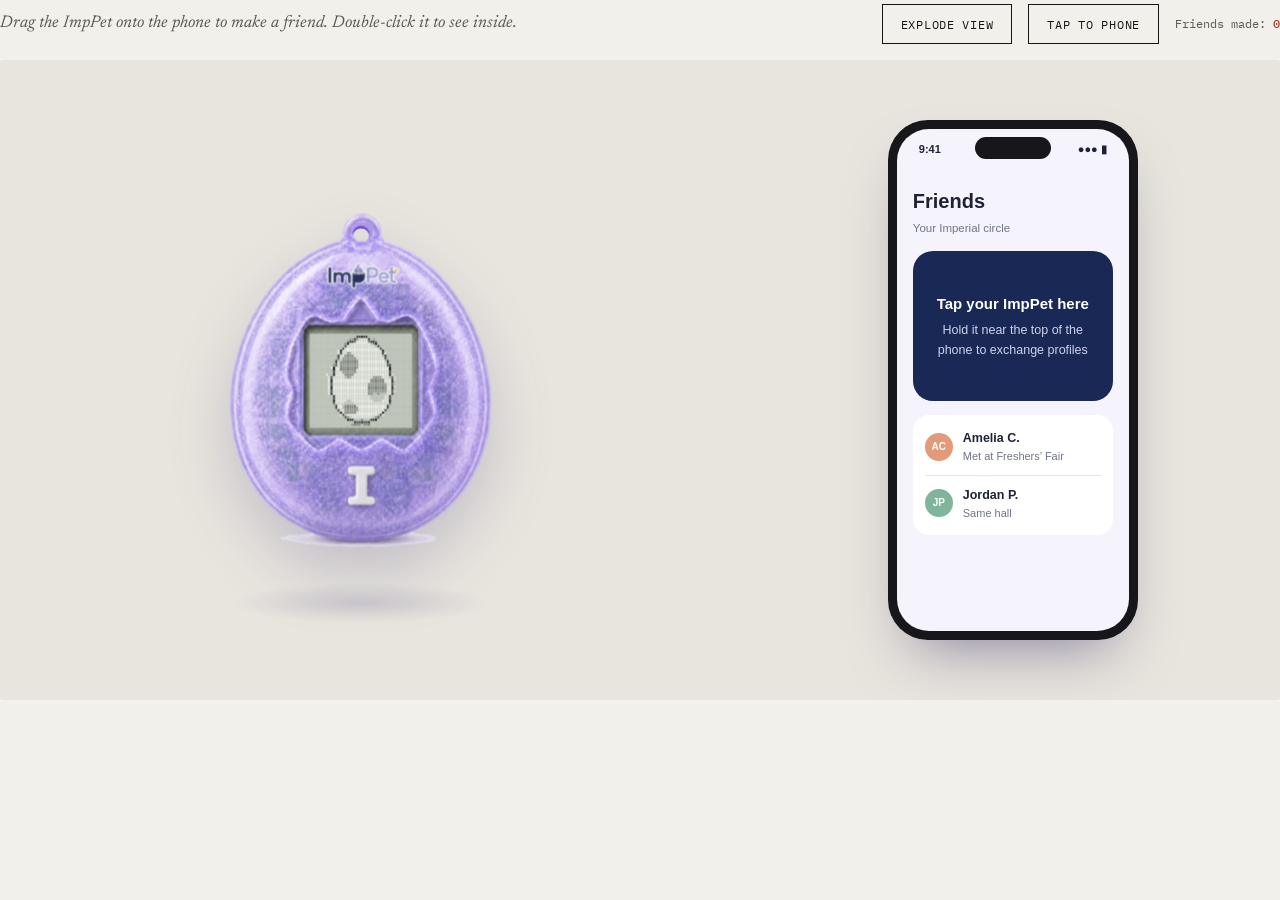
<file: projects/imppets-device.html>
<!doctype html>
<html lang="en">
<head>
  <meta charset="utf-8">
  <meta name="viewport" content="width=device-width, initial-scale=1, viewport-fit=cover">
  <title>ImpPet device lab</title>
  <link rel="preconnect" href="https://fonts.googleapis.com">
  <link rel="preconnect" href="https://fonts.gstatic.com" crossorigin>
  <link rel="stylesheet" href="https://fonts.googleapis.com/css2?family=Newsreader:ital,opsz,wght@0,6..72,300;0,6..72,400;1,6..72,300;1,6..72,400&family=IBM+Plex+Mono:wght@400;500&display=swap" media="print" onload="this.media='all'">
  <noscript><link rel="stylesheet" href="https://fonts.googleapis.com/css2?family=Newsreader:ital,opsz,wght@0,6..72,300;0,6..72,400;1,6..72,300;1,6..72,400&family=IBM+Plex+Mono:wght@400;500&display=swap"></noscript>
  <link rel="stylesheet" href="../css/style.css">
  <style>
    body { background: var(--bg); }
    .bar { display: flex; flex-wrap: wrap; gap: 10px 16px; align-items: center; padding-block: 4px 16px; }
    .bar .hint { flex: 1 1 300px; margin: 0; font-style: italic; color: var(--muted); font-size: 17px; }
    .bar .btn { min-height: 40px; }

    .lab { position: relative; display: grid; grid-template-columns: minmax(0, 1.35fr) minmax(0, 1fr); gap: 24px; min-height: 640px; background: var(--panel); border-radius: 4px; overflow: hidden; }
    @media (max-width: 760px) { .lab { grid-template-columns: minmax(0, 1fr); min-height: 0; } }

    /* ---------- device stage ---------- */
    .stage { position: relative; min-height: 600px; display: grid; place-items: center; }
    @media (max-width: 760px) { .stage { min-height: 460px; } }
    .dev { --ds: 1; position: relative; width: calc(250px * var(--ds)); height: calc(318px * var(--ds)); z-index: 6; cursor: grab; touch-action: none; transition: transform .55s cubic-bezier(.16,1,.3,1); }
    .dev.dragging { transition: none; cursor: grabbing; }
    .fitdev { width: 250px; height: 318px; transform: scale(var(--ds)); transform-origin: 0 0; }
    .scene { width: 100%; height: 100%; perspective: 1100px; }
    .model { position: relative; width: 100%; height: 100%; transform-style: preserve-3d; transition: transform .9s cubic-bezier(.16,1,.3,1); }
    .model.live { transition: none; }
    .layer { position: absolute; inset: 0; transform-style: preserve-3d; transform: translateZ(var(--z)); transition: transform .9s cubic-bezier(.16,1,.3,1), opacity .5s; }
    .layer svg, .layer .face { position: absolute; inset: 0; width: 100%; height: 100%; }
    .face { backface-visibility: hidden; -webkit-backface-visibility: hidden; }
    .face.back { transform: rotateY(180deg); }
    .photo { position: absolute; left: 50%; top: 50%; height: 104%; aspect-ratio: 630 / 800; transform: translate(-50%, -50%) translateZ(9px); transition: opacity .45s; pointer-events: none; }
    .photo img { width: 100%; height: 100%; display: block; filter: drop-shadow(0 26px 30px rgba(60,50,120,.22)); }
    .photo canvas { position: absolute; left: 30.6%; top: 36.1%; width: 38.9%; height: 28.3%; image-rendering: pixelated; }
    .exploded .photo { opacity: 0; }
    .oled { position: absolute; left: 50%; top: 52%; width: 122px; height: 112px; transform: translate(-50%, -50%); background: linear-gradient(145deg,#E4E6E8,#AEB2B6); border-radius: 6px; padding: 9px; box-shadow: inset 0 0 0 1px rgba(0,0,0,.15); }
    .oled canvas { width: 100%; height: 100%; border-radius: 2px; display: block; image-rendering: pixelated; }
    .anchor { position: absolute; left: 6%; top: 52%; width: 1px; height: 1px; }
    .dev.shake .scene { animation: shake .45s linear; }
    @keyframes shake { 0%,100% { transform: translate(0,0) rotate(0); } 15% { transform: translate(-5px,1px) rotate(-2deg); } 30% { transform: translate(5px,-1px) rotate(2deg); } 45% { transform: translate(-4px,0) rotate(-1.5deg); } 60% { transform: translate(4px,1px) rotate(1.5deg); } 75% { transform: translate(-2px,0) rotate(-.5deg); } }

    /* labels in exploded view */
    .labels { position: absolute; inset: 0; pointer-events: none; z-index: 5; opacity: 0; transition: opacity .4s; }
    .exploded-on .labels { opacity: 1; transition-delay: .5s; }
    .labels svg { position: absolute; inset: 0; width: 100%; height: 100%; overflow: visible; }
    .lbl { position: absolute; left: 20px; width: 168px; transform: translateY(-50%); }
    .lbl b { display: block; font-family: var(--mono); font-weight: 500; font-size: 11.5px; letter-spacing: .08em; text-transform: uppercase; color: #1A2855; }
    .lbl i { display: block; font-size: 13.5px; line-height: 1.3; color: #3B3F52; }
    .lbl .num { display: none; }
    @media (max-width: 760px) {
      .lbl { display: none; }
      .labels svg { display: none; }
      .dot-num { position: absolute; width: 20px; height: 20px; border-radius: 50%; background: #1A2855; color: #fff; font: 500 11px/20px var(--mono); text-align: center; transform: translate(-50%, -50%); }
    }
    @media (min-width: 761px) { .dot-num { display: none; } }
    .lab:not(.exploded-on) .dot-num { display: none; }
    .legend { display: none; list-style: none; margin: 0; padding: 0 16px 16px; gap: 6px 14px; grid-template-columns: repeat(2, minmax(0, 1fr)); font-size: 14px; }
    .legend b { font-family: var(--mono); font-weight: 500; font-size: 11px; color: #1A2855; margin-right: 6px; }
    @media (max-width: 760px) { .exploded-on .legend { display: grid; } }

    .home-ring { position: absolute; width: 260px; height: 40px; border-radius: 50%; background: radial-gradient(closest-side, rgba(60,50,120,.16), transparent); bottom: 12%; left: 50%; transform: translateX(-50%); pointer-events: none; }

    /* ---------- phone ---------- */
    .phone-side { position: relative; display: grid; place-items: center; padding: 24px 16px; }
    .phone2 { position: relative; width: 250px; aspect-ratio: 250 / 520; background: #16161B; border-radius: 40px; padding: 9px; box-shadow: 0 30px 60px -25px rgba(40,30,90,.5); }
    .phone2::before { content: ""; position: absolute; top: 17px; left: 50%; transform: translateX(-50%); width: 76px; height: 22px; background: #16161B; border-radius: 14px; z-index: 4; }
    .pscr { position: relative; width: 100%; height: 100%; border-radius: 32px; overflow: hidden; background: #F5F3FC; font-family: -apple-system, BlinkMacSystemFont, "SF Pro Text", Inter, "Segoe UI", sans-serif; color: #1E2235; }
    .pscr .st { display: flex; justify-content: space-between; padding: 12px 22px 0; font-size: 11px; font-weight: 600; }
    .pscr .inner { padding: 26px 16px; }
    .pscr h4 { margin: 0; font-size: 20px; font-weight: 700; }
    .pscr .sub { font-size: 11.5px; color: #6F7489; margin: 2px 0 14px; }
    .nfc-zone { position: relative; height: 150px; border-radius: 20px; background: #1A2855; color: #fff; display: grid; place-items: center; text-align: center; padding: 14px; overflow: hidden; }
    .nfc-zone p { margin: 0; font-size: 12.5px; color: #CFD2EF; position: relative; z-index: 2; }
    .nfc-zone strong { display: block; font-size: 15px; color: #fff; margin-bottom: 4px; }
    .waves { position: absolute; inset: 0; display: grid; place-items: center; }
    .waves i { position: absolute; width: 60px; height: 60px; border-radius: 50%; border: 2px solid rgba(162,160,219,.0); }
    .near .waves i { animation: wave 1.2s ease-out infinite; border-color: rgba(162,160,219,.7); }
    .near .waves i:nth-child(2) { animation-delay: .4s; }
    .near .waves i:nth-child(3) { animation-delay: .8s; }
    .hot .waves i { animation-duration: .6s; border-color: #F5BC44; }
    @keyframes wave { from { transform: scale(.4); opacity: 1; } to { transform: scale(3); opacity: 0; } }
    .friends-list { margin-top: 14px; background: #fff; border-radius: 16px; padding: 4px 12px; }
    .fr { display: flex; gap: 10px; align-items: center; padding: 9px 0; font-size: 12.5px; font-weight: 600; }
    .fr + .fr { border-top: 1px solid #E6E3F3; }
    .fr .av { width: 28px; height: 28px; border-radius: 50%; display: grid; place-items: center; color: #fff; font-size: 10px; font-weight: 700; flex: none; }
    .fr small { display: block; font-weight: 400; color: #6F7489; font-size: 11px; }
    .fr.new { animation: pop .5s cubic-bezier(.34,1.56,.64,1); }
    @keyframes pop { from { transform: scale(.8); opacity: 0; } to { transform: none; opacity: 1; } }

    .notif { position: absolute; left: 8px; right: 8px; top: 8px; z-index: 6; background: rgba(255,255,255,.96); border-radius: 18px; padding: 10px 12px; box-shadow: 0 10px 30px -10px rgba(0,0,0,.35); display: flex; gap: 10px; align-items: center; transform: translateY(-140%); transition: transform .5s cubic-bezier(.16,1,.3,1); }
    .notif.on { transform: none; }
    .notif img { width: 34px; height: 34px; border-radius: 9px; object-fit: cover; background: #ECEAFB; }
    .notif b { display: block; font-size: 12px; }
    .notif span { font-size: 11.5px; color: #3B3F52; }
    .card-pop { position: absolute; left: 10px; right: 10px; bottom: 10px; z-index: 5; background: #1A2855; color: #fff; border-radius: 22px; padding: 14px; transform: translateY(115%); transition: transform .55s cubic-bezier(.16,1,.3,1); }
    .card-pop.on { transform: none; }
    .card-pop .k { font-size: 9.5px; letter-spacing: .1em; text-transform: uppercase; color: #B9BCE6; font-weight: 600; }
    .card-pop .top { display: flex; gap: 10px; align-items: center; margin-top: 8px; }
    .card-pop .mc { width: 44px; height: 44px; border-radius: 14px; display: grid; place-items: center; font-weight: 700; font-size: 15px; }
    .card-pop .nm { font-size: 15px; font-weight: 700; }
    .card-pop .hd { font-size: 11px; color: #CFD2EF; }
    .card-pop p { margin: 10px 0 0; font-size: 11.5px; line-height: 1.4; color: #E5E6F7; }
    .card-pop .pts { margin-top: 10px; display: inline-block; background: #F5BC44; color: #1A2855; font-size: 11px; font-weight: 700; padding: 4px 9px; border-radius: 999px; }
    .flash { position: absolute; inset: 0; background: #fff; opacity: 0; pointer-events: none; z-index: 7; border-radius: 32px; }
    .flash.on { animation: flash .5s ease-out; }
    @keyframes flash { 0% { opacity: .8; } 100% { opacity: 0; } }

    .counter { font-family: var(--mono); font-size: 12px; color: var(--muted); }
    .counter b { color: var(--accent); font-weight: 500; }
    @media (prefers-reduced-motion: reduce) { .near .waves i { animation: none; } .dev.shake .scene { animation: none; } }
      html { touch-action: manipulation; }
    /* stop mobile browsers from auto-inflating text inside this embedded frame */
    html { -webkit-text-size-adjust: 100%; text-size-adjust: 100%; }
    body * { max-height: 1000000px; }
    @media (max-width: 760px) {
      .stage { min-height: 290px; }
      .phone-side { padding: 0 16px 20px; }
      .phone2 { width: 250px; transform: scale(.76); transform-origin: top center; margin-bottom: -125px; }
      .dev { --ds: .72; }
      .home-ring { width: 190px; }
    }
  </style>
</head>
<body>
  <div class="bar">
    <p class="hint" id="hint">Drag the ImpPet onto the phone to make a friend. Double-click it to see inside.</p>
    <button class="btn" type="button" id="b-explode">Explode view</button>
    <button class="btn" type="button" id="b-tap">Tap to phone</button>
    <span class="counter">Friends made: <b id="cnt">0</b></span>
  </div>

  <div class="lab" id="lab">
    <div class="stage" id="stage">
      <div class="home-ring" aria-hidden="true"></div>
      <div class="labels" id="labels" aria-hidden="true"><svg id="lines"></svg></div>

      <div class="dev" id="dev" tabindex="0" role="button" aria-label="ImpPet device. Drag onto the phone, or double-click to explode. Press Enter to explode, T to tap the phone.">
        <div class="fitdev"><div class="scene">
          <div class="model" id="model">
            <!-- Rear shell: inner face + outer face with clip -->
            <div class="layer" style="--z:-14px" data-part="5">
              <svg class="face" viewBox="0 0 250 318" aria-hidden="true">
                <defs><radialGradient id="rg" cx="40%" cy="35%" r="75%"><stop offset="0" stop-color="#9C7BE6"/><stop offset="1" stop-color="#5E37B3"/></radialGradient></defs>
                <path d="M125 22C196 22 238 128 238 196C238 264 188 308 125 308C62 308 12 264 12 196C12 128 54 22 125 22Z" fill="url(#rg)"/>
                <path d="M125 36C186 36 224 132 224 196C224 254 180 294 125 294C70 294 26 254 26 196C26 132 64 36 125 36Z" fill="#6A44C2"/>
                <circle cx="88" cy="246" r="22" fill="#55319F"/><circle cx="88" cy="246" r="16" fill="#C9CCD2"/>
                <rect x="140" y="236" width="56" height="30" rx="5" fill="#55319F"/>
                <circle cx="125" cy="14" r="12" fill="none" stroke="#7B52D1" stroke-width="7"/>
              </svg>
              <svg class="face back" viewBox="0 0 250 318" aria-hidden="true">
                <path d="M125 22C196 22 238 128 238 196C238 264 188 308 125 308C62 308 12 264 12 196C12 128 54 22 125 22Z" fill="url(#rg)"/>
                <g fill="none" stroke="#B9A4F0" stroke-width="5" stroke-linecap="round" opacity=".7"><path d="M108 120a26 26 0 0 1 0 40"/><path d="M96 108a42 42 0 0 1 0 64"/><path d="M84 96a58 58 0 0 1 0 88"/></g>
                <rect x="96" y="190" width="58" height="80" rx="8" fill="#C9CCD2"/><rect x="104" y="198" width="42" height="64" rx="5" fill="#A7ABB3"/>
                <circle cx="125" cy="14" r="12" fill="none" stroke="#7B52D1" stroke-width="7"/>
              </svg>
              <span class="anchor" data-a="5"></span>
            </div>
            <!-- NFC coil + battery -->
            <div class="layer" style="--z:-10px" data-part="4">
              <svg viewBox="0 0 250 318" aria-hidden="true">
                <path d="M125 70C180 70 210 140 210 196C210 246 172 276 125 276C78 276 40 246 40 196C40 140 70 70 125 70Z" fill="#D9A54A" opacity=".9"/>
                <g fill="none" stroke="#B5622B" stroke-width="3"><rect x="62" y="130" width="126" height="118" rx="40"/><rect x="72" y="140" width="106" height="98" rx="34"/><rect x="82" y="150" width="86" height="78" rx="28"/><rect x="92" y="160" width="66" height="58" rx="22"/></g>
                <circle cx="182" cy="122" r="18" fill="#D7DADF" stroke="#9EA3AB" stroke-width="2"/>
              </svg>
              <span class="anchor" data-a="4"></span>
            </div>
            <!-- PCB + NFC controller -->
            <div class="layer" style="--z:-6px" data-part="3">
              <svg viewBox="0 0 250 318" aria-hidden="true">
                <path d="M125 56C186 56 220 136 220 196C220 252 178 286 125 286C72 286 30 252 30 196C30 136 64 56 125 56Z" fill="#2E7A4E"/>
                <g stroke="#8FD1A6" stroke-width="1.2" opacity=".55" fill="none"><path d="M50 200h50v-30h40M60 230h70l20-20h40M90 110v40h60M150 250v-30h30"/></g>
                <rect x="104" y="150" width="44" height="40" rx="3" fill="#1F2124"/><rect x="64" y="186" width="30" height="24" rx="2" fill="#1F2124"/><rect x="156" y="200" width="26" height="22" rx="2" fill="#1F2124"/><rect x="118" y="214" width="22" height="16" rx="2" fill="#1F2124"/>
                <circle cx="168" cy="250" r="14" fill="#D7DADF" stroke="#9EA3AB" stroke-width="2"/><circle cx="132" cy="258" r="12" fill="#C9A44A"/>
              </svg>
              <span class="anchor" data-a="3"></span>
            </div>
            <!-- OLED display -->
            <div class="layer" style="--z:-2px" data-part="2">
              <div class="oled"><canvas class="lcd" width="264" height="240"></canvas></div>
              <span class="anchor" data-a="2"></span>
            </div>
            <!-- Screen lens -->
            <div class="layer" style="--z:2px" data-part="1">
              <svg viewBox="0 0 250 318" aria-hidden="true"><rect x="62" y="104" width="126" height="118" rx="10" fill="rgba(255,255,255,.35)" stroke="rgba(255,255,255,.9)" stroke-width="2"/><path d="M76 116l40 0-30 40z" fill="rgba(255,255,255,.35)"/></svg>
              <span class="anchor" data-a="1"></span>
            </div>
            <!-- Front shell: translucent, textured -->
            <div class="layer" style="--z:6px" data-part="0">
              <svg viewBox="0 0 250 318" aria-hidden="true">
                <defs><pattern id="gl" width="9" height="9" patternUnits="userSpaceOnUse"><circle cx="2" cy="3" r=".8" fill="#fff" opacity=".55"/><circle cx="6.5" cy="7" r=".5" fill="#E9E2FF" opacity=".6"/></pattern></defs>
                <path fill-rule="evenodd" d="M125 22C196 22 238 128 238 196C238 264 188 308 125 308C62 308 12 264 12 196C12 128 54 22 125 22ZM70 112L92 98L108 112L125 92L142 112L158 98L180 112L190 136L182 168L190 200L180 224L158 232L142 222L125 236L108 222L92 232L70 224L60 200L68 168L60 136Z" fill="rgba(176,164,240,.62)" stroke="rgba(255,255,255,.75)" stroke-width="2"/>
                <path fill-rule="evenodd" d="M125 22C196 22 238 128 238 196C238 264 188 308 125 308C62 308 12 264 12 196C12 128 54 22 125 22ZM70 112L92 98L108 112L125 92L142 112L158 98L180 112L190 136L182 168L190 200L180 224L158 232L142 222L125 236L108 222L92 232L70 224L60 200L68 168L60 136Z" fill="url(#gl)"/>
                <rect x="112" y="252" width="26" height="34" rx="6" fill="#fff"/>
                <circle cx="125" cy="14" r="12" fill="none" stroke="rgba(176,164,240,.9)" stroke-width="7"/>
              </svg>
              <span class="anchor" data-a="0"></span>
            </div>
            <!-- Photo-real front view (assembled) -->
            <div class="photo"><img src="../assets/img/imppets-cut-egg.webp" alt="" draggable="false"><canvas class="lcd" width="264" height="240"></canvas></div>
          </div>
        </div></div>
      </div>
      <div id="dots"></div>
    </div>

    <div class="phone-side">
      <div class="phone2" id="phone">
        <div class="pscr">
          <div class="st"><span>9:41</span><span>●●● ▮</span></div>
          <div class="inner">
            <h4>Friends</h4>
            <p class="sub">Your Imperial circle</p>
            <div class="nfc-zone" id="zone">
              <div class="waves" aria-hidden="true"><i></i><i></i><i></i></div>
              <p><strong>Tap your ImpPet here</strong>Hold it near the top of the phone to exchange profiles</p>
            </div>
            <div class="friends-list" id="flist">
              <div class="fr"><span class="av" style="background:#E39A7A">AC</span><span>Amelia C.<small>Met at Freshers’ Fair</small></span></div>
              <div class="fr"><span class="av" style="background:#7FB59A">JP</span><span>Jordan P.<small>Same hall</small></span></div>
            </div>
          </div>
          <div class="notif" id="notif" role="status"><img src="../assets/img/imppets-mochi.webp" alt=""><div><b>ImpPets · now</b><span id="notif-t">You and Mia Chen are now friends!</span></div></div>
          <div class="card-pop" id="cardpop">
            <span class="k">NFC profile received</span>
            <div class="top"><div class="mc" id="cp-ini" style="background:#8C87D6">MC</div><div><div class="nm" id="cp-nm">Mia Chen</div><div class="hd" id="cp-hd">Mathematics · Entry 2025</div></div></div>
            <p id="cp-bio">New to London, into film photography, slow mornings, and figuring out where the best matcha is.</p>
            <span class="pts" id="cp-pts">+2 social points · your egg has hatched!</span>
          </div>
          <div class="flash" id="flash"></div>
        </div>
      </div>
    </div>
  </div>
  <ol class="legend" id="legend"></ol>

<script>
(function () {
  var PARTS = [
    ['Front shell', 'Translucent, textured, with different designs and colours to choose from.'],
    ['Screen lens', ''],
    ['OLED display screen', ''],
    ['NFC controller', ''],
    ['NFC coil', '+ battery'],
    ['Rear shell', 'Opaque, flat.']
  ];
  var FRIENDS = [
    { ini: 'MC', col: '#8C87D6', nm: 'Mia Chen', hd: 'Mathematics · Entry 2025', bio: 'New to London, into film photography, slow mornings, and figuring out where the best matcha is.' },
    { ini: 'KT', col: '#8C9AD6', nm: 'Kenji T.', hd: 'Design Engineering · Entry 2025', bio: 'Climbs on Saturdays, builds keyboards on Sundays. Always up for a coffee tasting.' },
    { ini: 'SR', col: '#E7A9C0', nm: 'Sofia R.', hd: 'Biochemistry · Entry 2025', bio: 'Looking for people to explore London’s food markets with.' }
  ];
  var IMG = '../assets/img/';
  // ---------- pixel pet on the LCD (egg → hatched → grown up) ----------
  var SPR = {"egg": ["000000000000011111000000000000", "000000000022123333102000000000", "000000000211233333211200000000", "000000002133333333302100000000", "000000001333333333333010000000", "000000013333333333333331000000", "000003133333333333333333100000", "000003133223333333333333130000", "000001332222333333333333010000", "000001322222233333333333310000", "000010022222223333333333301000", "000013222222223333333333331000", "000213222222223333333333331100", "003133222222223333333333333100", "000133222222233333333333333100", "000133322222233333333333333100", "300133332222333333333333333130", "031333330223333333332222333013", "031333333333333333322222233313", "031333333333333333322222233310", "031333333333333333222222223310", "031333333333333333222222223313", "031333333333333333222222223310", "031333333333333333222222223313", "031333333333333333220020003310", "000133333333333333300000033100", "000133333333333333300000033100", "000133333003333333330000333100", "000133330000333333333333333100", "000013302222233333333333331000", "000013302222223333333333331000", "000001332222223333333333310000", "000000132222233333333333100000", "000000310333333333333301300000", "000000001203333333330210000000", "000000000111000200011100000000", "000000000000111111100000000000", "000000000002222022200000000000"], "hatch": ["000000000000111111100000000000", "000000000011033333311000000000", "000000000111113333322130000000", "000000001331113333322210000000", "000000013331133333332231300000", "000000103333333233333030100000", "000002133333333033333333120000", "000001333331333333223333010000", "000001000110103332112120310000", "000001111103313331001111110000", "000000133033331310333001100000", "000000133333333133333332100000", "000001033332333333313333210000", "000001033321333333312333210000", "000001333311333333311333210000", "000001033333331133333333210000", "000001033333322223333333013000", "000000133333311112333332130000", "000001113333331103333311110000", "000011111333333333333311111300", "000111133333333333333333111100", "031112333333333333333333311110", "011112333312333333313333311111", "010012333131033333131033311101", "013321331333103331333103111301", "012330013333312313333311113321", "311133133333331133333332133021", "011233333333333333333333333021", "012213333333333331113333333221", "012223331113333311111333330211", "001333311111333311111333332210", "001333311111333311111333311110", "002133311111333331110333111100", "000133331113333331113332121100", "000013333333333333333332111000", "000021333333333333333331210000", "000000100333333333333002100000", "000000011002000000020011000000", "000000002112200000011100000000"], "chick": ["0000000000000030000000000000", "0000000000010011000000000000", "0000000000011131110000000000", "0000000000010132100000000000", "0000000000112331110000000000", "0000000111203333021110000000", "0000301033333333333301000000", "0000313333333333333333100000", "0000103333333333333333010000", "0003133303333333333333310000", "0031333003333333333333321000", "0001300000300333333333331000", "0010333030333333333333330100", "0013333012333333330103330100", "0013333111333033331113333100", "0013303211333333331113330100", "0013300211333203332123330100", "0013333303331111333033330100", "0012333333311121133333330100", "0031333333331111333333301000", "0003133333333003333333010000", "0003110333333333333330110000", "0031221233333333333321111000", "0013330333333333333333330100", "0103323333333333333333233210", "2133003333333333333333033010", "1333123333333333333333213321", "1332133333333333333333310321", "1001333333333333333333321221", "0111333333333333333333321110", "0031133333333333333333311000", "0000103333333333333333210000", "0000312333333333333302130000", "0000001222333000002211000000", "0000000111200000221110000000", "0000000012111111110020000000", "0000001112122222012011000000", "0000011221113000112011100000", "0000001111100000211111200000", "0000002000220000000002020000"]};
  var COLS = 44, ROWS = 40;
  var INK = { 1: '#151615', 2: '#7E837C', 3: '#EEF0EA' };
  var lcds = [].slice.call(document.querySelectorAll('canvas.lcd'));
  var petStage = 0, frame = 0, wobbleAt = 0;
  function blank() { var g = []; for (var y = 0; y < ROWS; y++) { g.push(new Array(COLS).fill(0)); } return g; }
  function stamp(g, rows, ox, oy, mirror) {
    rows.forEach(function (r, y) { for (var x = 0; x < r.length; x++) { var v = +r[mirror ? r.length - 1 - x : x]; var gx = ox + x, gy = oy + y; if (v && gy >= 0 && gy < ROWS && gx >= 0 && gx < COLS) g[gy][gx] = v; } });
  }
  function stampRot(g, rows, ox, oy, deg) {
    var h = rows.length, w = rows[0].length, a = deg * Math.PI / 180, cx = w / 2, cy = h; // pivot: bottom centre
    for (var y = -4; y < h + 2; y++) for (var x = -6; x < w + 6; x++) {
      var dx = x + .5 - cx, dy = y + .5 - cy;
      var sx = Math.round(cx + dx * Math.cos(a) + dy * Math.sin(a) - .5), sy = Math.round(cy - dx * Math.sin(a) + dy * Math.cos(a) - .5);
      if (sy >= 0 && sy < h && sx >= 0 && sx < w) { var v = +rows[sy][sx]; var gx = ox + x, gy = oy + y; if (v && gy >= 0 && gy < ROWS && gx >= 0 && gx < COLS) g[gy][gx] = v; }
    }
  }
  function compose(t) {
    var g = blank(), sp, ox, oy;
    if (petStage <= 1) {
      sp = SPR.egg; ox = Math.round((COLS - sp[0].length) / 2); oy = ROWS - sp.length - 1;
      var deg = 0;
      if (petStage === 1) { var k = (t - wobbleAt) % 1800; if (k < 700) deg = Math.sin(k / 700 * Math.PI * 4) * 9 * (1 - k / 700); }
      stampRot(g, sp, ox, oy, deg);
    } else if (petStage <= 3) {
      sp = SPR.hatch; ox = Math.round((COLS - sp[0].length) / 2); oy = ROWS - sp.length - 1;
      stamp(g, sp, ox, oy);
    } else {
      sp = SPR.chick; ox = Math.round((COLS - sp[0].length) / 2);
      var hop = Math.floor(t / 450) % 4 === 1 ? 1 : 0;
      oy = ROWS - sp.length - 1 - hop;
      stamp(g, sp, ox, oy);
    }
    return g;
  }
  function draw(t) {
    var g = compose(t || 0);
    lcds.forEach(function (c) {
      var ctx = c.getContext('2d'), cw = c.width / COLS, ch = c.height / ROWS;
      ctx.fillStyle = '#C3C9BE'; ctx.fillRect(0, 0, c.width, c.height);
      for (var y = 0; y < ROWS; y++) for (var x = 0; x < COLS; x++) {
        var v = g[y][x];
        ctx.fillStyle = v ? INK[v] : '#BCC2B7';
        ctx.fillRect(x * cw + .6, y * ch + .6, cw - 1.2, ch - 1.2);
      }
    });
  }
  function loop(t) { draw(t); requestAnimationFrame(loop); }
  function setPet(n) { petStage = n; wobbleAt = performance.now(); }
  requestAnimationFrame(loop);

  var EXPLODE_Z = [150, 92, 34, -24, -86, -150];
  var ASSEMBLED_Z = [6, 2, -2, -6, -10, -14];

  var dev = document.getElementById('dev'), model = document.getElementById('model'), lab = document.getElementById('lab'),
      stage = document.getElementById('stage'), zone = document.getElementById('zone'), phone = document.getElementById('phone'),
      labels = document.getElementById('labels'), lines = document.getElementById('lines'), dots = document.getElementById('dots'),
      hint = document.getElementById('hint'), bExplode = document.getElementById('b-explode');
  var layers = [].slice.call(model.querySelectorAll('.layer'));
  var exploded = false, rx = 0, ry = 0, rz = 0, dx = 0, dy = 0, made = 0, busy = false;

  // build labels
  PARTS.forEach(function (p, i) {
    var d = document.createElement('div'); d.className = 'lbl'; d.dataset.i = i;
    d.innerHTML = '<b>' + p[0] + '</b>' + (p[1] ? '<i>' + p[1] + '</i>' : '');
    labels.appendChild(d);
    var n = document.createElement('span'); n.className = 'dot-num'; n.textContent = i + 1; n.dataset.i = i; dots.appendChild(n);
    var li = document.createElement('li'); li.innerHTML = '<b>' + (i + 1) + '</b>' + p[0] + (p[1] ? ' <i class="muted">' + p[1] + '</i>' : ''); document.getElementById('legend').appendChild(li);
  });
  dots.style.cssText = 'position:absolute;inset:0;pointer-events:none;z-index:7';

  function applyModel() {
    model.style.transform = 'rotateX(' + rx + 'deg) rotateY(' + ry + 'deg) rotateZ(' + rz + 'deg)';
  }
  function setExploded(on) {
    exploded = on;
    lab.classList.toggle('exploded-on', on);
    model.classList.toggle('exploded', on);
    layers.forEach(function (l) { var i = +l.dataset.part; l.style.setProperty('--z', (on ? EXPLODE_Z[i] : ASSEMBLED_Z[i]) + 'px'); });
    if (on) { rx = 58; ry = 0; rz = -22; } else { rx = 0; ry = 0; rz = 0; }
    applyModel();
    bExplode.textContent = on ? 'Assemble' : 'Explode view';
    hint.textContent = on ? 'Drag to rotate the parts. Double-click to put it back together.' : 'Drag the ImpPet onto the phone to make a friend. Double-click it to see inside.';
    trackLabels(1100);
  }

  // keep labels attached to the parts while things move
  var trackUntil = 0;
  function trackLabels(ms) { trackUntil = Math.max(trackUntil, performance.now() + ms); requestAnimationFrame(tick); }
  function tick(t) {
    drawLabels();
    if (t < trackUntil) requestAnimationFrame(tick);
  }
  function drawLabels() {
    if (!exploded) return;
    var sr = stage.getBoundingClientRect();
    var pts = PARTS.map(function (_, i) {
      var a = model.querySelector('[data-a="' + i + '"]').getBoundingClientRect();
      return { i: i, x: a.left - sr.left, y: a.top - sr.top };
    });
    // label y positions sorted, with minimum spacing
    var order = pts.slice().sort(function (a, b) { return a.y - b.y; });
    var last = -1e9;
    order.forEach(function (p) { p.ly = Math.max(p.y, last + 52); last = p.ly; });
    var svg = '';
    order.forEach(function (p) {
      var el = labels.querySelector('.lbl[data-i="' + p.i + '"]');
      el.style.top = p.ly + 'px';
      var x0 = 20 + 172;
      svg += '<path d="M' + x0 + ' ' + p.ly + ' L' + (p.x - 6) + ' ' + p.y + '" stroke="#1A2855" stroke-width="1.3" stroke-dasharray="2 3" fill="none"/><circle cx="' + p.x + '" cy="' + p.y + '" r="3.5" fill="#1A2855"/>';
      var dn = dots.querySelector('[data-i="' + p.i + '"]'); dn.style.left = p.x + 'px'; dn.style.top = p.y + 'px';
    });
    lines.innerHTML = svg;
    dots.style.display = exploded ? '' : 'none';
  }

  // sound: a soft two-note chime, made in the browser
  var actx;
  function ding() {
    try {
      actx = actx || new (window.AudioContext || window.webkitAudioContext)();
      [[1318.5, 0], [1760, .12]].forEach(function (n) {
        var o = actx.createOscillator(), g = actx.createGain(), t = actx.currentTime + n[1];
        o.type = 'sine'; o.frequency.value = n[0];
        g.gain.setValueAtTime(0, t); g.gain.linearRampToValueAtTime(.22, t + .01); g.gain.exponentialRampToValueAtTime(.0001, t + .6);
        o.connect(g).connect(actx.destination); o.start(t); o.stop(t + .65);
      });
    } catch (e) {}
  }

  function inZone() {
    var a = dev.getBoundingClientRect(), z = zone.getBoundingClientRect();
    var cx = a.left + a.width / 2, cy = a.top + a.height * .45;
    var near = cx > z.left - 120 && cx < z.right + 120 && cy > z.top - 160 && cy < z.bottom + 120;
    var hot = cx > z.left - 30 && cx < z.right + 30 && cy > z.top - 60 && cy < z.bottom + 40;
    return { near: near, hot: hot };
  }
  function moveDev() { dev.style.transform = 'translate(' + dx + 'px,' + dy + 'px)'; }
  function goHome() { dx = 0; dy = 0; moveDev(); phone.classList.remove('near', 'hot'); zone.classList.remove('near', 'hot'); }

  function success() {
    if (busy) return; busy = true;
    var f = FRIENDS[made % FRIENDS.length]; made++;
    document.getElementById('cnt').textContent = made;
    ding();
    if (navigator.vibrate) { try { navigator.vibrate([35, 60, 35]); } catch (e) {} }
    dev.classList.remove('shake'); void dev.offsetWidth; dev.classList.add('shake');
    var fl = document.getElementById('flash'); fl.classList.remove('on'); void fl.offsetWidth; fl.classList.add('on');
    // pet grows: hatching after first friend, grown chick after the second
    setPet([0, 2, 4][Math.min(made, 2)]); // 0 egg → 2 hatched → 4 grown up
    document.getElementById('notif-t').textContent = 'You and ' + f.nm + ' are now friends!';
    document.getElementById('cp-ini').textContent = f.ini; document.getElementById('cp-ini').style.background = f.col;
    document.getElementById('cp-nm').textContent = f.nm; document.getElementById('cp-hd').textContent = f.hd; document.getElementById('cp-bio').textContent = f.bio;
    document.getElementById('cp-pts').textContent = '+2 social points · ' + ['', 'your egg has hatched!', 'your pet has grown up!'][Math.min(made, 2)];
    var n = document.getElementById('notif'), c = document.getElementById('cardpop');
    n.classList.add('on'); setTimeout(function () { c.classList.add('on'); }, 350);
    var row = document.createElement('div'); row.className = 'fr new';
    row.innerHTML = '<span class="av" style="background:' + f.col + '">' + f.ini + '</span><span>' + f.nm + '<small>Added just now via NFC</small></span>';
    document.getElementById('flist').insertBefore(row, document.getElementById('flist').firstChild);
    setTimeout(goHome, 750);
    setTimeout(function () { n.classList.remove('on'); }, 3000);
    setTimeout(function () { c.classList.remove('on'); busy = false; }, 4200);
  }

  // ---------- pointer: drag to move (assembled) / drag to rotate (exploded) ----------
  var down = null, lastTap = 0;
  dev.addEventListener('pointerdown', function (e) {
    if (busy) return;
    down = { x: e.clientX, y: e.clientY, dx: dx, dy: dy, rx: rx, rz: rz, moved: false };
    dev.setPointerCapture(e.pointerId);
    if (!exploded) dev.classList.add('dragging'); else model.classList.add('live');
  });
  dev.addEventListener('pointermove', function (e) {
    if (!down) {
      if (!exploded && e.pointerType === 'mouse') { // gentle 3D tilt on hover
        var r = dev.getBoundingClientRect();
        ry = ((e.clientX - r.left) / r.width - .5) * 24; rx = -((e.clientY - r.top) / r.height - .5) * 18;
        model.classList.add('live'); applyModel();
      }
      return;
    }
    var mx = e.clientX - down.x, my = e.clientY - down.y;
    if (Math.abs(mx) + Math.abs(my) > 6) down.moved = true;
    if (exploded) {
      rz = down.rz + mx * .5; rx = Math.max(10, Math.min(85, down.rx - my * .35)); applyModel(); trackLabels(50);
    } else {
      dx = down.dx + mx; dy = down.dy + my; moveDev();
      var s = inZone();
      zone.classList.toggle('near', s.near); zone.classList.toggle('hot', s.hot);
    }
  });
  dev.addEventListener('pointerleave', function () { if (!down && !exploded) { rx = 0; ry = 0; model.classList.remove('live'); applyModel(); } });
  function end(e) {
    if (!down) return;
    var d = down; down = null;
    dev.classList.remove('dragging'); model.classList.remove('live');
    if (!d.moved) {
      var now = Date.now();
      if (now - lastTap < 320) { setExploded(!exploded); lastTap = 0; } else lastTap = now;
      if (!exploded) { rx = 0; ry = 0; applyModel(); }
      return;
    }
    if (!exploded) {
      if (inZone().hot) {
        var z = zone.getBoundingClientRect(), a = dev.getBoundingClientRect();
        dx += (z.left + z.width / 2) - (a.left + a.width / 2); dy += (z.top + z.height * .4) - (a.top + a.height * .45); moveDev();
        zone.classList.remove('near'); zone.classList.add('hot');
        setTimeout(function () { zone.classList.remove('hot'); }, 900);
        success();
      } else goHome();
    }
  }
  dev.addEventListener('pointerup', end);
  dev.addEventListener('pointercancel', end);

  bExplode.addEventListener('click', function () { setExploded(!exploded); });
  document.getElementById('b-tap').addEventListener('click', function () {
    if (exploded) setExploded(false);
    var z = zone.getBoundingClientRect(), a = dev.getBoundingClientRect();
    dx = (z.left + z.width / 2) - (a.left + a.width / 2) + dx; dy = (z.top + z.height * .4) - (a.top + a.height * .45) + dy; moveDev();
    setTimeout(success, 550);
  });
  dev.addEventListener('keydown', function (e) {
    if (e.key === 'Enter' || e.key === ' ') { e.preventDefault(); setExploded(!exploded); }
    if (e.key === 't' || e.key === 'T') document.getElementById('b-tap').click();
  });
  window.addEventListener('resize', function () { trackLabels(100); });

  setExploded(false);

  function report() { try { parent.postMessage({ imppetsDeviceHeight: Math.ceil(document.body.getBoundingClientRect().height) }, '*'); } catch (e) {} }
  report(); window.addEventListener('resize', report); new MutationObserver(report).observe(document.body, { subtree: true, childList: true, attributes: true, attributeFilter: ['class'] });
})();
</script>
<script>
/* Fit the embedding frame to this page and adapt wording for touch screens */
(function () {
  var KEY = 'imppetsDeviceHeight', last = 0;
  function h() {
    var b = document.body, cs = getComputedStyle(b);
    return Math.ceil(b.getBoundingClientRect().height + parseFloat(cs.marginTop) + parseFloat(cs.marginBottom));
  }
  function send() { var v = h(); if (Math.abs(v - last) > 1) { last = v; var m = {}; m[KEY] = v; try { parent.postMessage(m, '*'); } catch (e) {} } }
  if (window.ResizeObserver) new ResizeObserver(send).observe(document.body);
  window.addEventListener('load', send); window.addEventListener('resize', send);
  setTimeout(send, 300); setTimeout(send, 1500); send();
  if (window.matchMedia && matchMedia('(pointer: coarse)').matches) {
    document.documentElement.classList.add('touch');
    var swap = function (el) { if (!el) return; var t = el.textContent, n = t.replace(/Double-click/g, 'Double-tap').replace(/double-click/g, 'double-tap').replace(/ or your arrow keys/g, ''); if (n !== t) el.textContent = n; };
    document.querySelectorAll('.hint').forEach(function (el) { swap(el); new MutationObserver(function () { swap(el); }).observe(el, { childList: true, characterData: true, subtree: true }); });
  }
})();
</script>
</body>
</html>
</file>
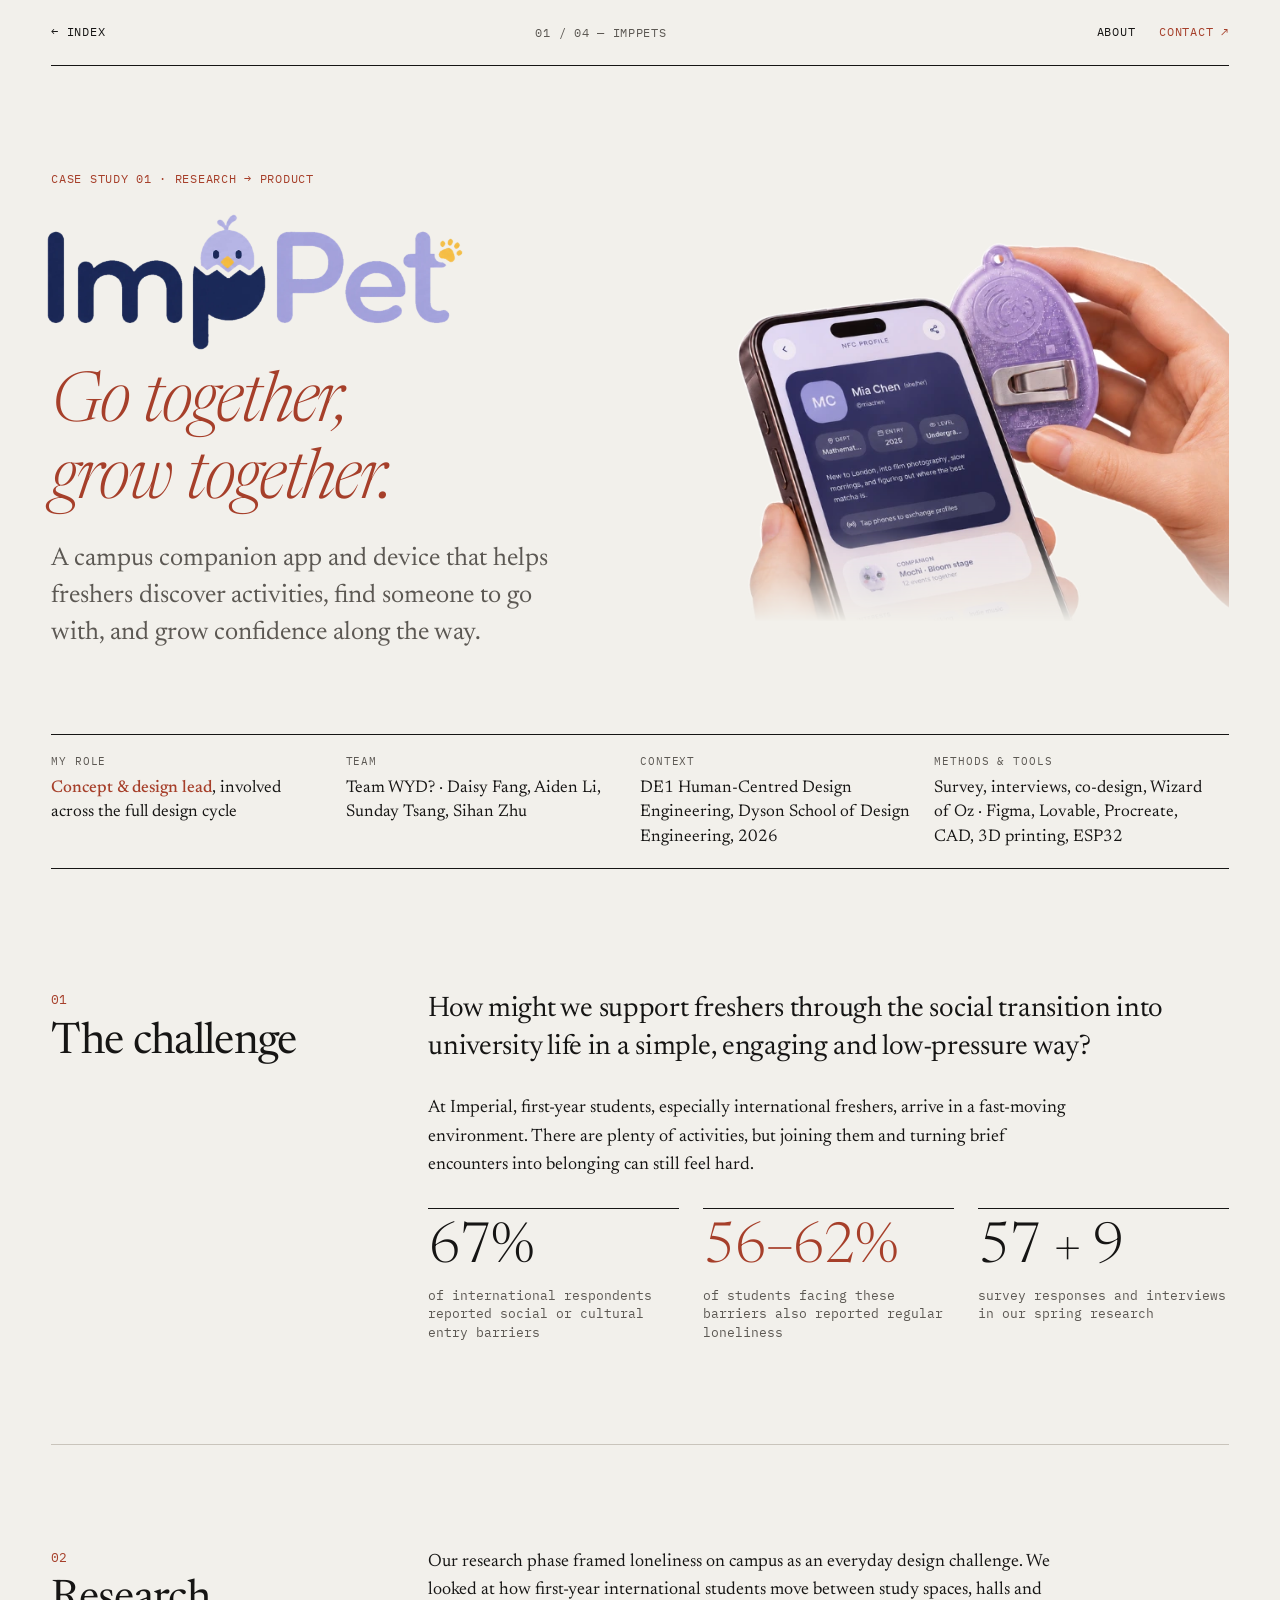
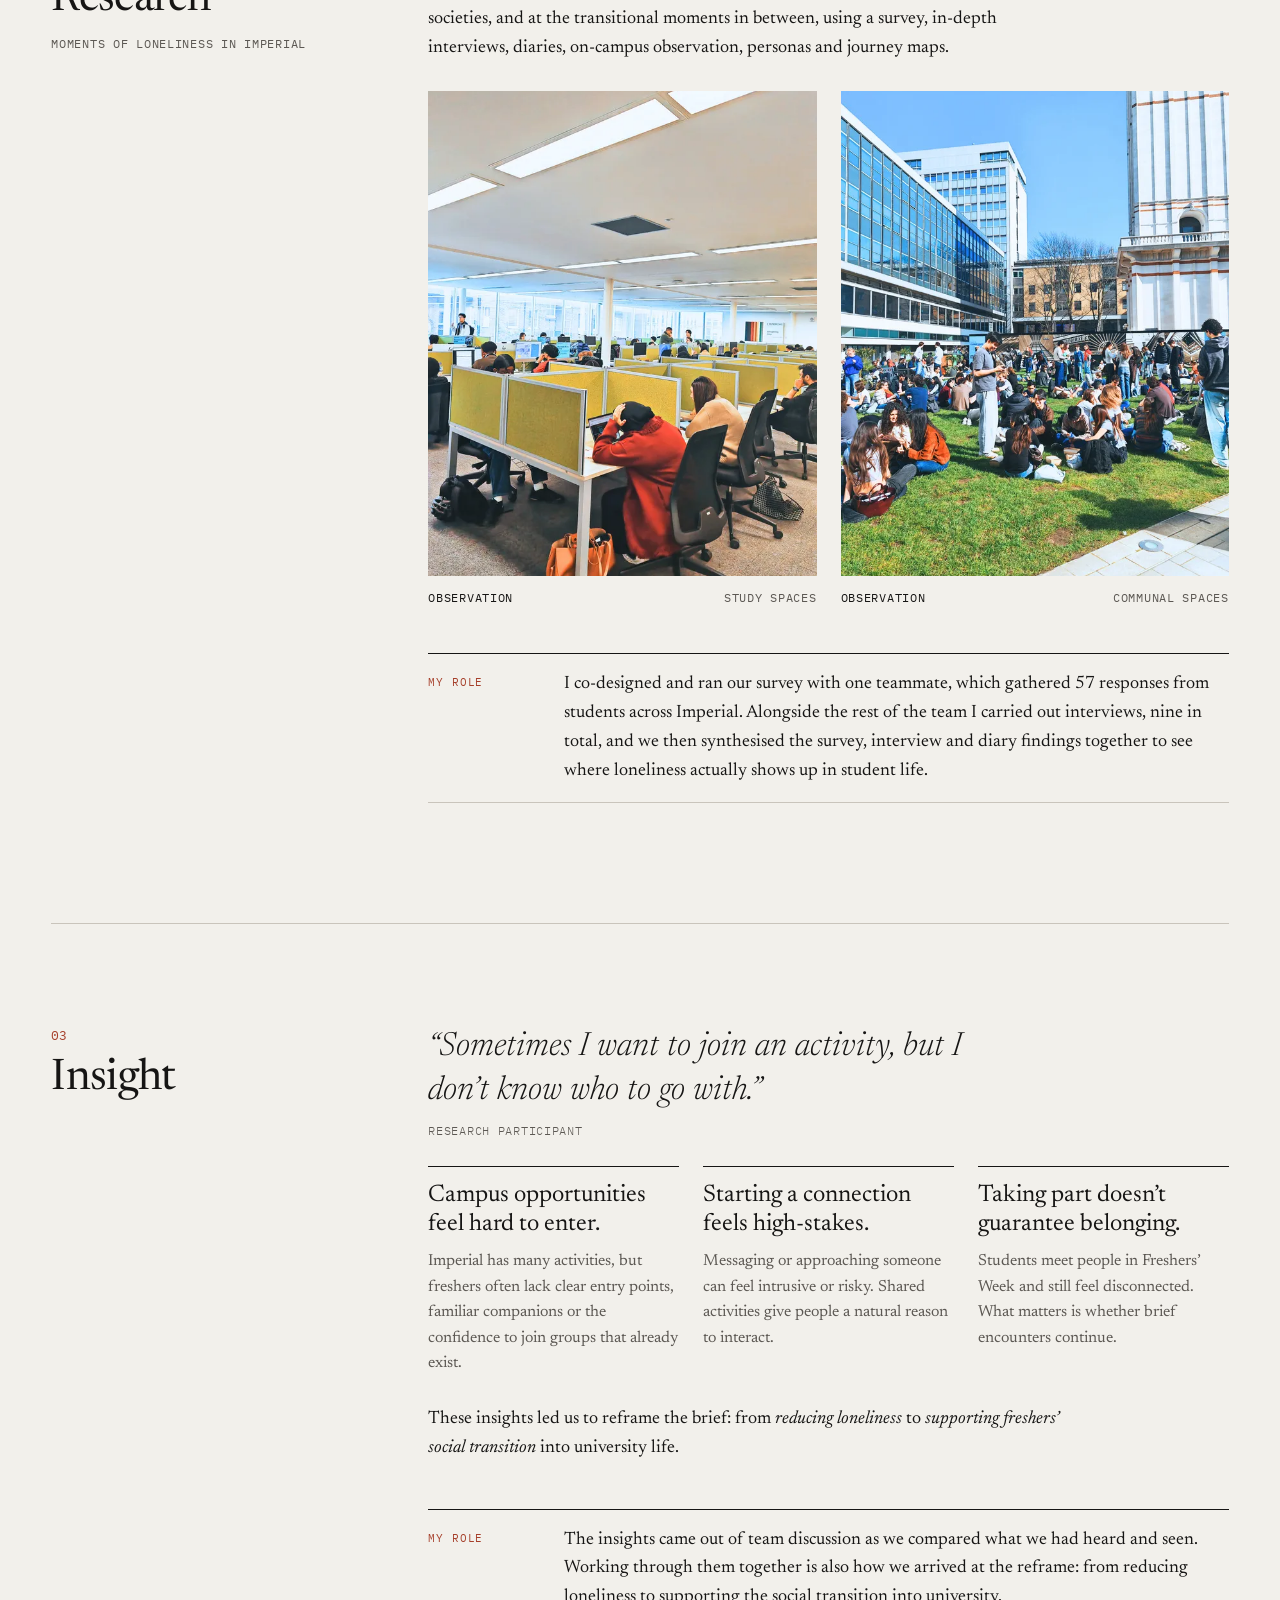
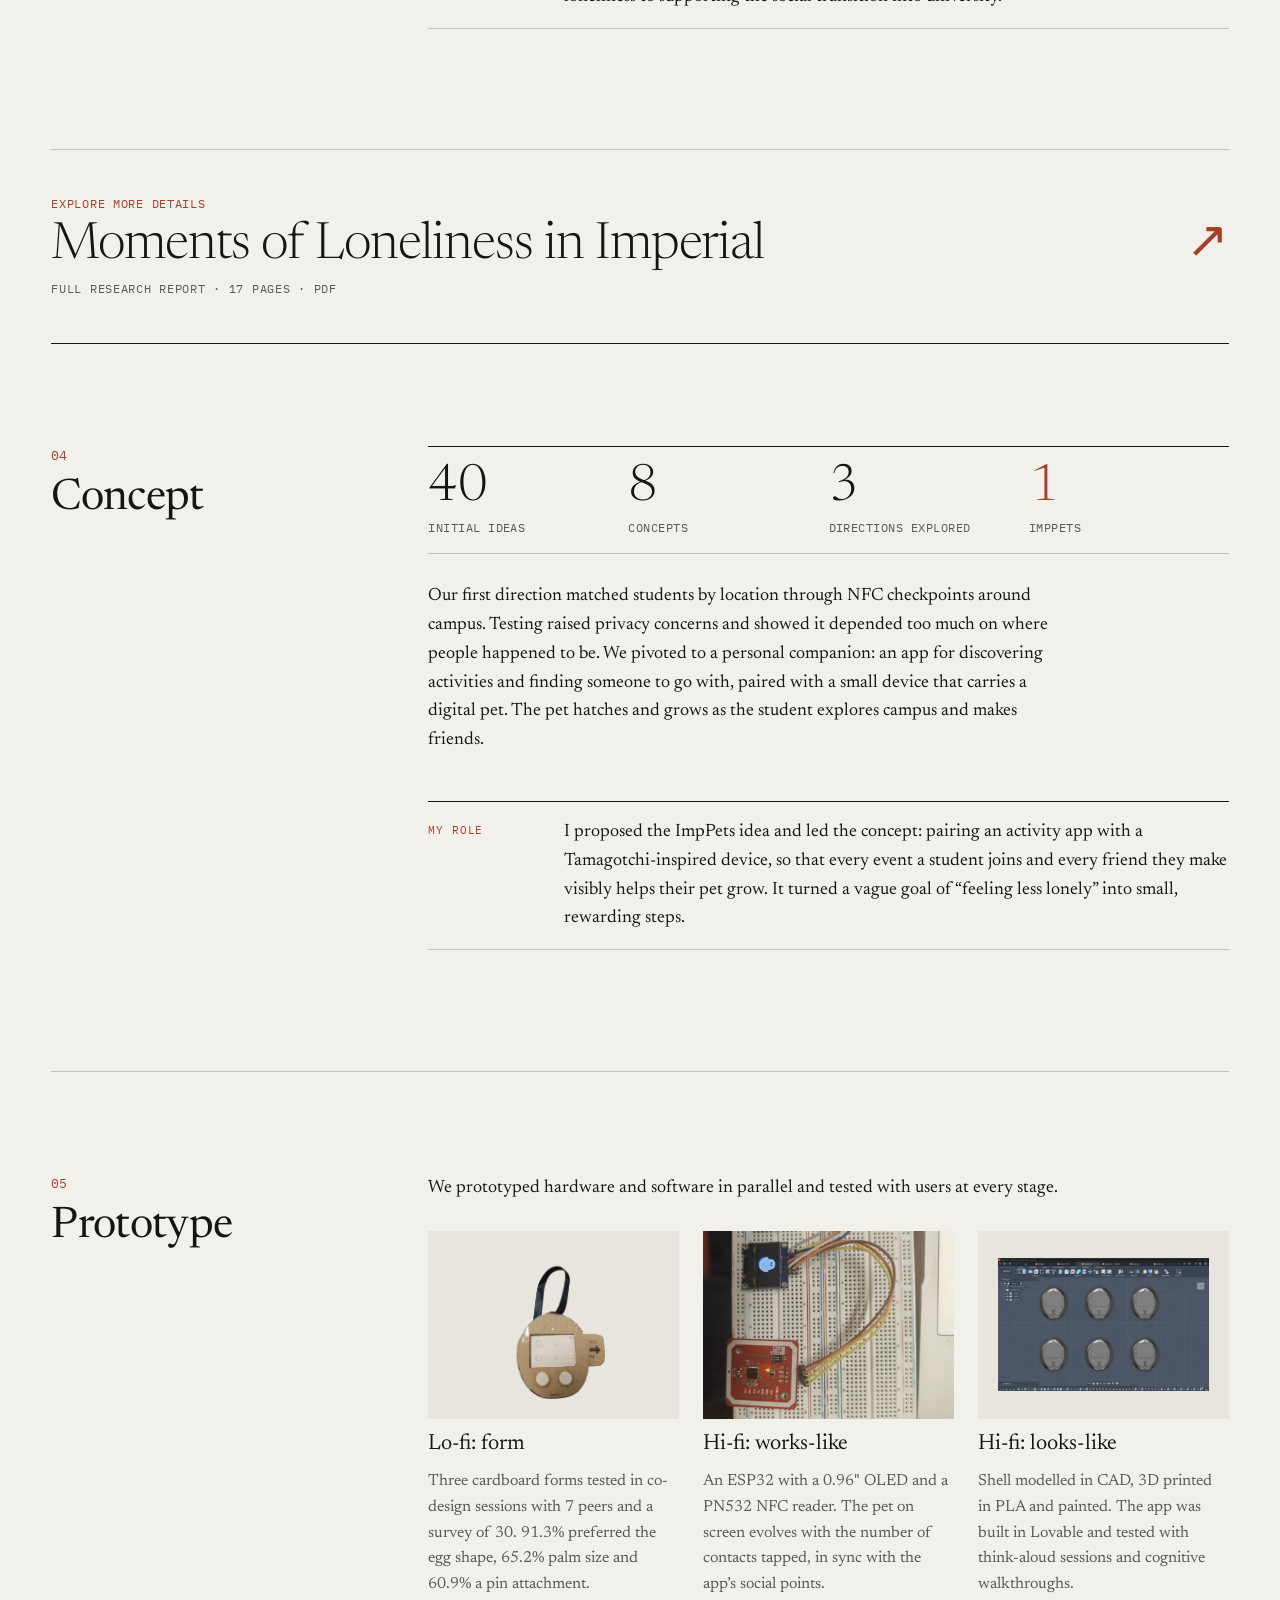
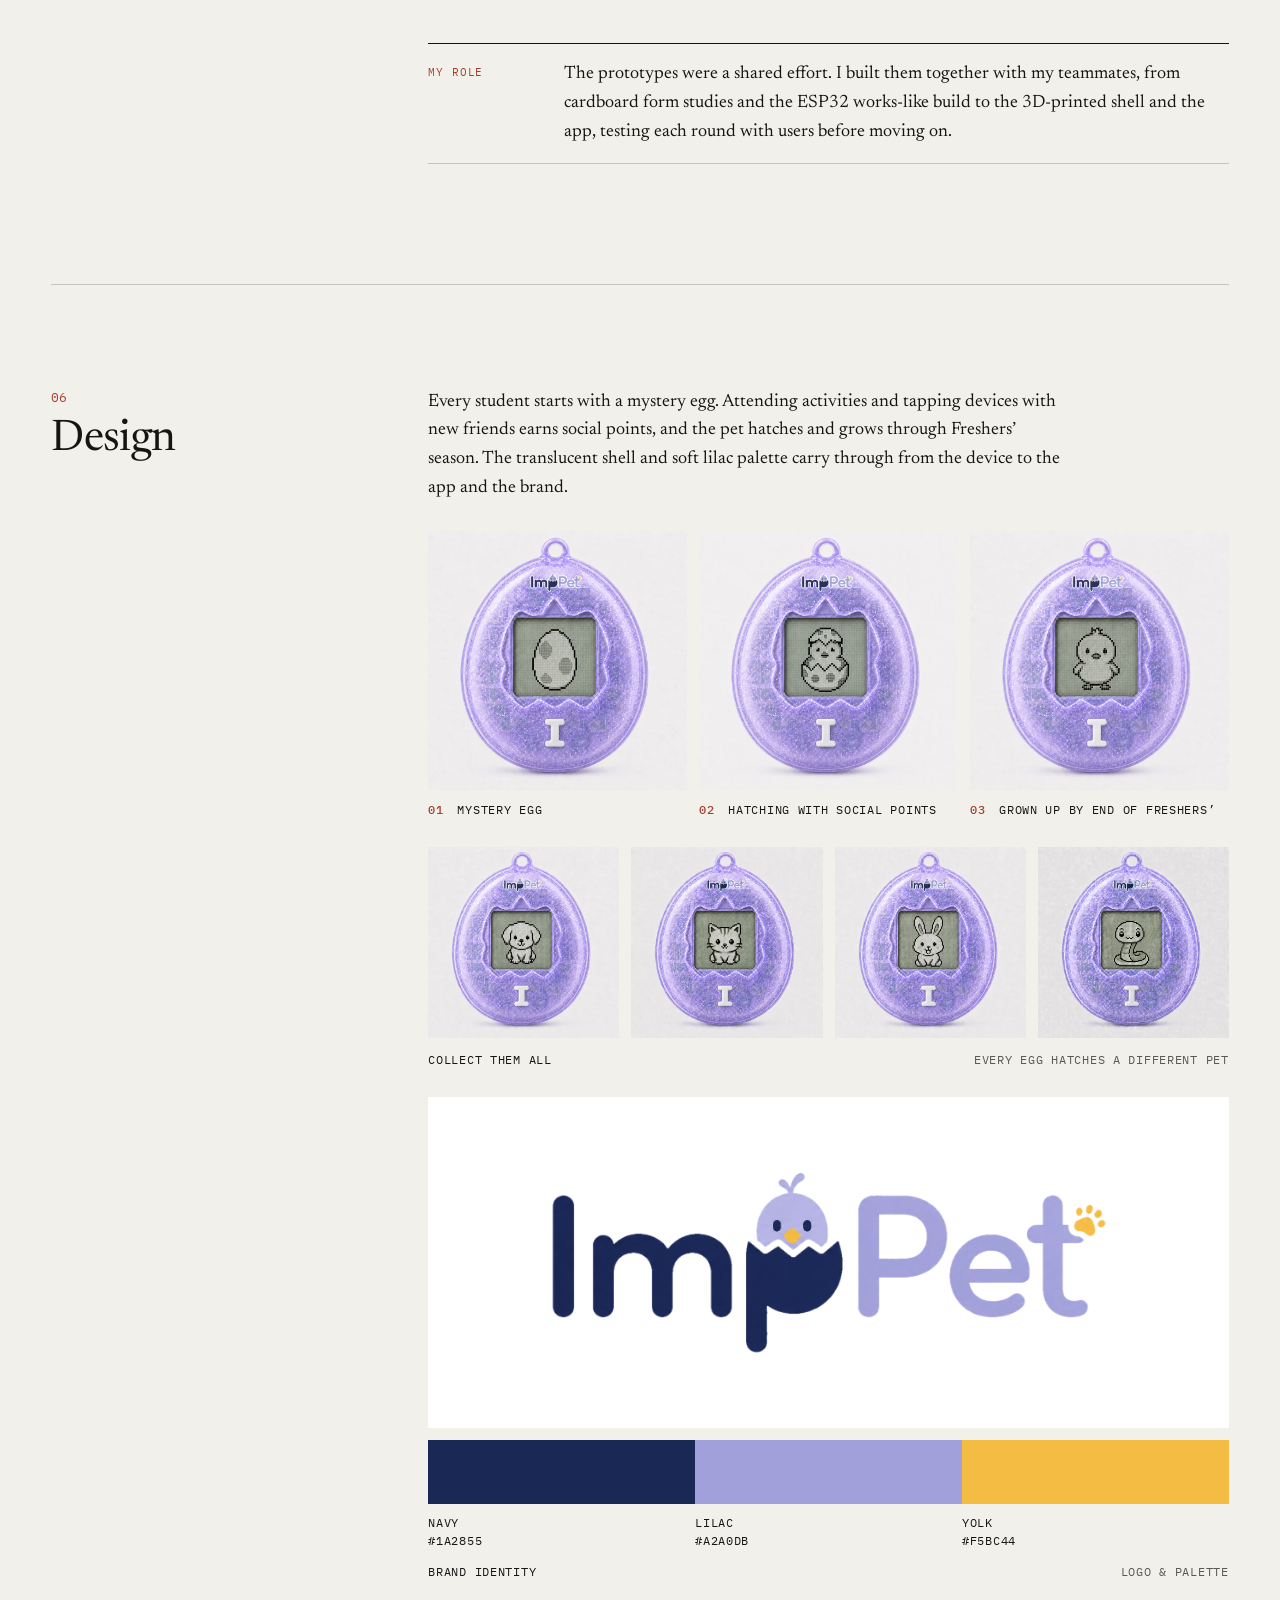
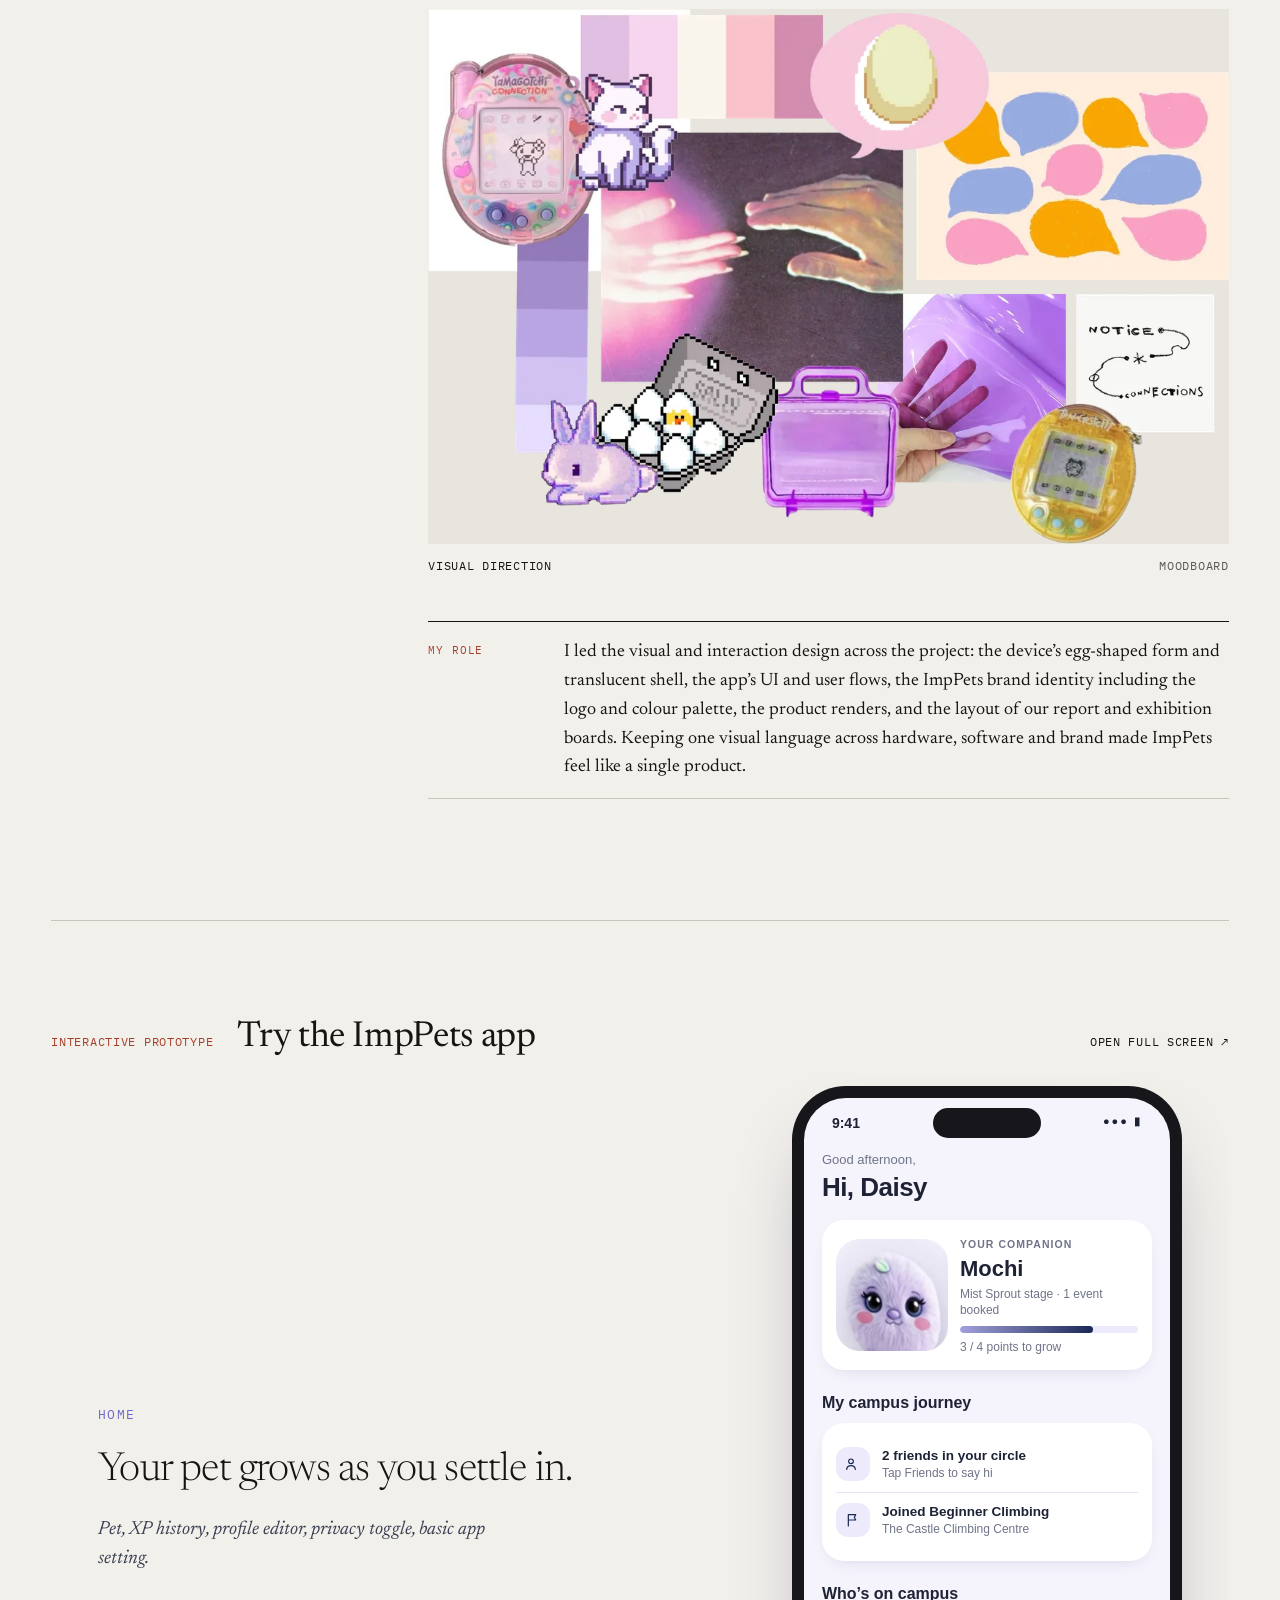
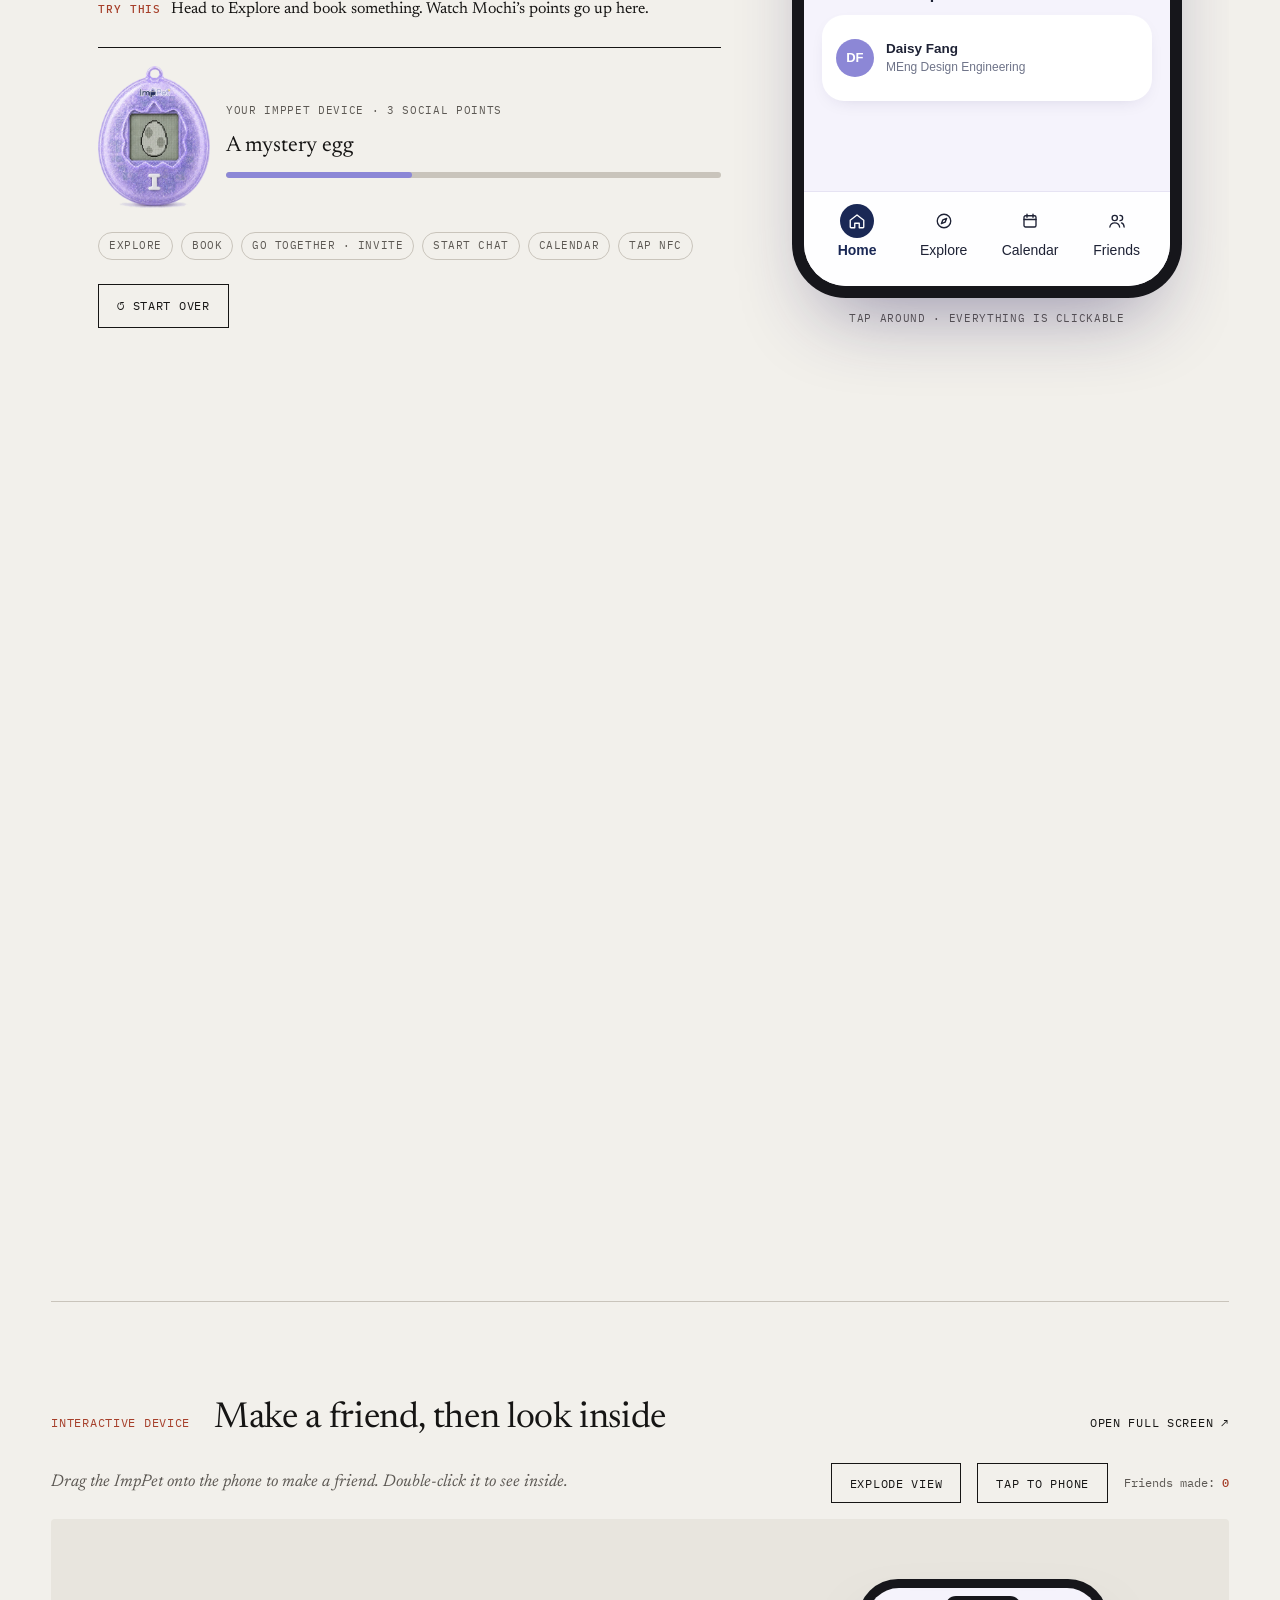
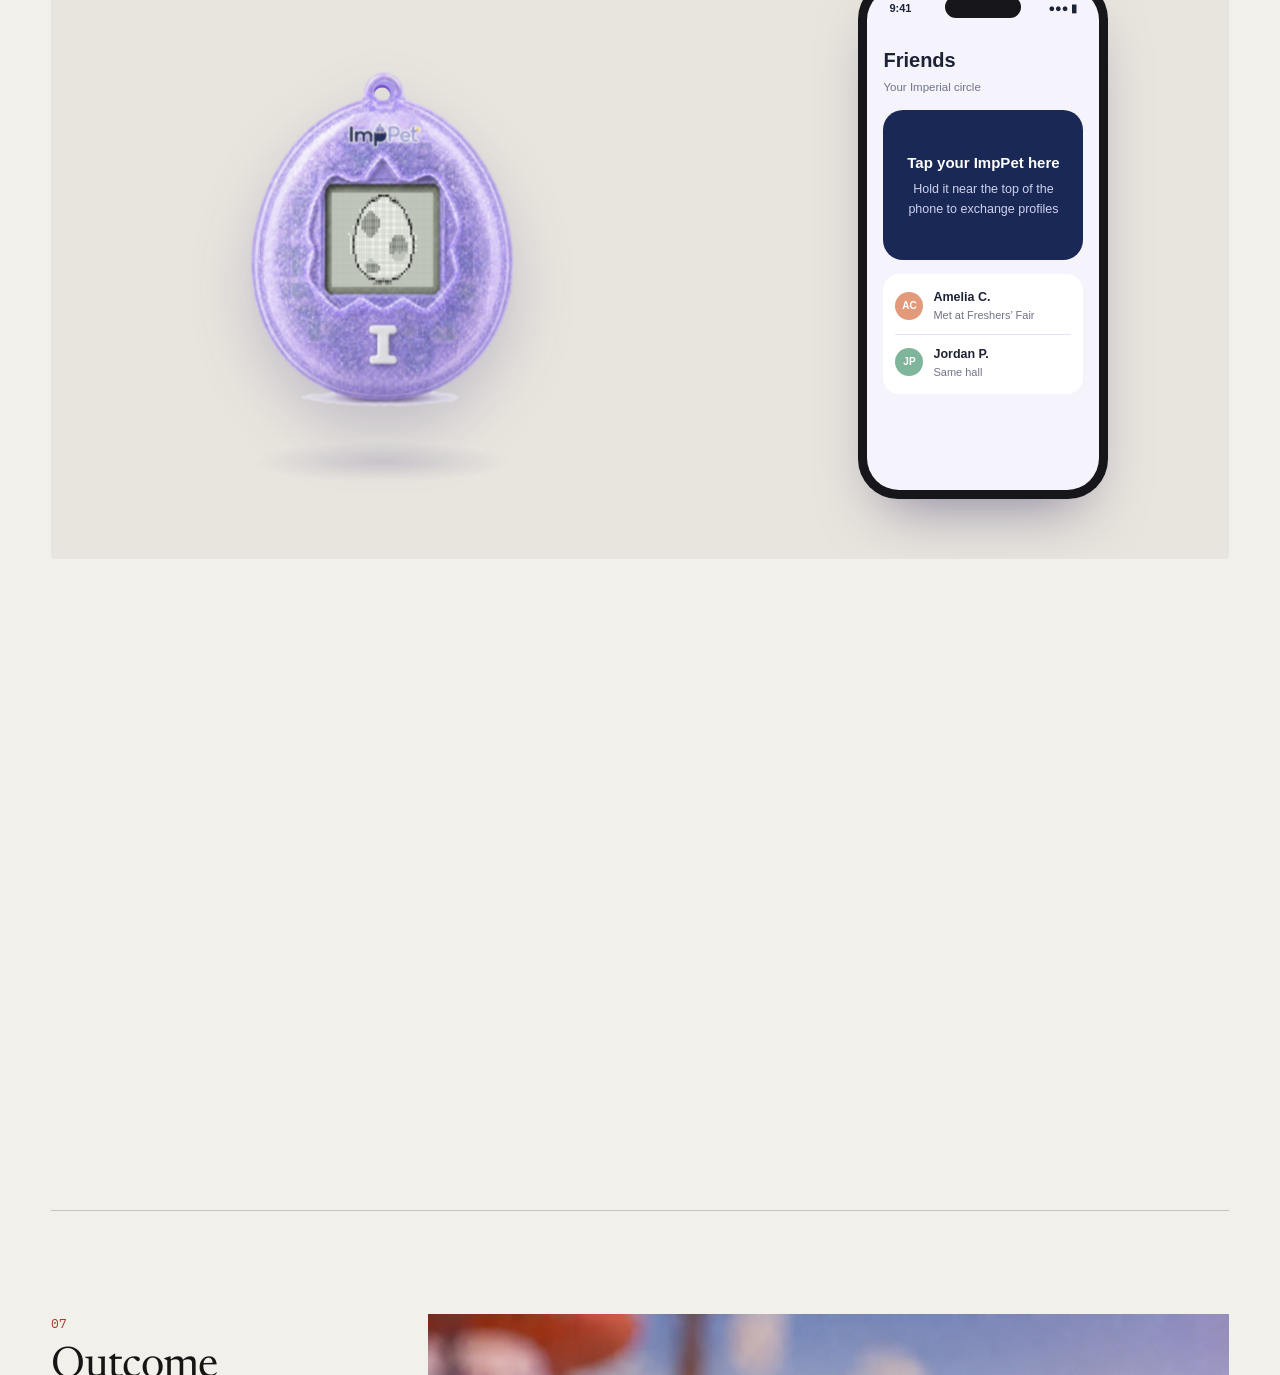
<file: projects/imppets.html>
<!doctype html>
<html lang="en">
<head>
  <meta charset="utf-8">
  <meta name="viewport" content="width=device-width, initial-scale=1, viewport-fit=cover">
  <title>ImpPets — Daisy Fang</title>
  <meta name="description" content="ImpPets: a campus companion app and device that helps freshers find activities and someone to go with. Case study by Daisy Fang.">
  <script>document.documentElement.classList.add('js');</script>
  <link rel="preconnect" href="https://fonts.googleapis.com">
  <link rel="preconnect" href="https://fonts.gstatic.com" crossorigin>
  <link rel="stylesheet" href="https://fonts.googleapis.com/css2?family=Newsreader:ital,opsz,wght@0,6..72,300;0,6..72,400;0,6..72,500;1,6..72,300;1,6..72,400&family=IBM+Plex+Mono:wght@400;500&display=swap" media="print" onload="this.media='all'">
  <noscript><link rel="stylesheet" href="https://fonts.googleapis.com/css2?family=Newsreader:ital,opsz,wght@0,6..72,300;0,6..72,400;0,6..72,500;1,6..72,300;1,6..72,400&family=IBM+Plex+Mono:wght@400;500&display=swap"></noscript>
  <link rel="stylesheet" href="../css/style.css">
</head>
<body>
<div class="wrap">

  <header class="topbar mono">
    <a class="ul" href="../index.html#work">← Index</a>
    <span class="muted">01 / 04 — ImpPets</span>
    <nav aria-label="Main">
      <a class="ul" href="../index.html#about">About</a>
      <a class="ul accent" href="../index.html#contact">Contact ↗</a>
    </nav>
  </header>

  <main>
    <!-- ========== 标题 ========== -->
    <section class="case-hero split">
      <div class="hero-text">
        <p class="mono accent" style="margin:0">Case study 01 · Research → Product</p>
        <h1>
          <img class="h1-logo" src="../assets/img/imppets-logo.webp" alt="ImpPets" width="1296" height="433">
          <span class="reveal">
            <span class="ln"><span style="--i:0"><em>Go together,</em></span></span>
            <span class="ln"><span style="--i:1"><em>grow together.</em></span></span>
          </span>
        </h1>
        <p class="lede">A campus companion app and device that helps freshers discover activities, find someone to go with, and grow confidence along the way.</p>
      </div>
      <figure class="hero-photo">
        <img src="../assets/img/imppets-hand-cut.webp" alt="A hand taps the ImpPet device against a phone showing an NFC profile" width="669" height="502">
      </figure>
    </section>

    <!-- ========== 项目信息栏 ========== -->
    <dl class="meta">
      <div><dt>My role</dt><dd><strong>Concept &amp; design lead</strong>, involved across the full design cycle</dd></div>
      <div><dt>Team</dt><dd>Team WYD? · Daisy Fang, Aiden Li, Sunday Tsang, Sihan Zhu</dd></div>
      <div><dt>Context</dt><dd>DE1 Human-Centred Design Engineering, Dyson School of Design Engineering, 2026</dd></div>
      <div><dt>Methods &amp; tools</dt><dd>Survey, interviews, co-design, Wizard of Oz · Figma, Lovable, Procreate, CAD, 3D printing, ESP32</dd></div>
    </dl>


    <!-- ========== 01 挑战 ========== -->
    <section class="stage-sec">
      <div class="stage-label"><span class="step">01</span><h2>The challenge</h2></div>
      <div class="stage-body">
        <p class="big" data-fade>How might we support freshers through the social transition into university life in a simple, engaging and low-pressure way?</p>
        <p data-fade>At Imperial, first-year students, especially international freshers, arrive in a fast-moving environment. There are plenty of activities, but joining them and turning brief encounters into belonging can still feel hard.</p>
        <div class="stats3" data-fade>
          <div><b>67%</b><span>of international respondents reported social or cultural entry barriers</span></div>
          <div><b class="accent">56–62%</b><span>of students facing these barriers also reported regular loneliness</span></div>
          <div><b>57 + 9</b><span>survey responses and interviews in our spring research</span></div>
        </div>
      </div>
    </section>

    <!-- ========== 02 调研 ========== -->
    <section class="stage-sec">
      <div class="stage-label"><span class="step">02</span><h2>Research</h2><span class="mono muted">Moments of Loneliness in Imperial</span></div>
      <div class="stage-body">
        <p data-fade>Our research phase framed loneliness on campus as an everyday design challenge. We looked at how first-year international students move between study spaces, halls and societies, and at the transitional moments in between, using a survey, in-depth interviews, diaries, on-campus observation, personas and journey maps.</p>
        <div class="duo" data-fade>
          <figure class="fig">
            <div class="frame cover" style="aspect-ratio:4/5"><img src="../assets/img/research-library.webp" alt="Students studying alone in an Imperial study space" loading="lazy"></div>
            <figcaption class="mono"><span>Observation</span><span class="muted">Study spaces</span></figcaption>
          </figure>
          <figure class="fig">
            <div class="frame cover" style="aspect-ratio:4/5"><img src="../assets/img/research-lawn.webp" alt="Students gathered on the lawn at Imperial" loading="lazy"></div>
            <figcaption class="mono"><span>Observation</span><span class="muted">Communal spaces</span></figcaption>
          </figure>
        </div>
        <dl class="mine" data-fade>
          <dt>My role</dt>
          <dd>I co-designed and ran our survey with one teammate, which gathered 57 responses from students across Imperial. Alongside the rest of the team I carried out interviews, nine in total, and we then synthesised the survey, interview and diary findings together to see where loneliness actually shows up in student life.</dd>
        </dl>
      </div>
    </section>

    <!-- ========== 03 洞察 ========== -->
    <section class="stage-sec">
      <div class="stage-label"><span class="step">03</span><h2>Insight</h2></div>
      <div class="stage-body">
        <blockquote class="quote" data-fade>“Sometimes I want to join an activity, but I don’t know who to go with.”<cite>Research participant</cite></blockquote>
        <ul class="insights" data-fade>
          <li><b>Campus opportunities feel hard to enter.</b><span>Imperial has many activities, but freshers often lack clear entry points, familiar companions or the confidence to join groups that already exist.</span></li>
          <li><b>Starting a connection feels high-stakes.</b><span>Messaging or approaching someone can feel intrusive or risky. Shared activities give people a natural reason to interact.</span></li>
          <li><b>Taking part doesn’t guarantee belonging.</b><span>Students meet people in Freshers’ Week and still feel disconnected. What matters is whether brief encounters continue.</span></li>
        </ul>
        <p data-fade>These insights led us to reframe the brief: from <em>reducing loneliness</em> to <em>supporting freshers’ social transition</em> into university life.</p>
        <dl class="mine" data-fade>
          <dt>My role</dt>
          <dd>The insights came out of team discussion as we compared what we had heard and seen. Working through them together is also how we arrived at the reframe: from reducing loneliness to supporting the social transition into university.</dd>
        </dl>
      </div>
    </section>

    <!-- ========== 调研报告 PDF ========== -->
    <a class="doc-link" href="../assets/docs/Moments_of_Loneliness_in_Imperial.pdf" target="_blank" rel="noopener" data-fade>
      <span class="mono accent">Explore more details</span>
      <span class="doc-title">Moments of Loneliness in Imperial</span>
      <span class="mono muted">Full research report · 17 pages · PDF</span>
      <i aria-hidden="true">↗</i>
    </a>

    <!-- ========== 04 概念 ========== -->
    <section class="stage-sec">
      <div class="stage-label"><span class="step">04</span><h2>Concept</h2></div>
      <div class="stage-body">
        <div class="funnel" data-fade>
          <div><b>40</b><span>Initial ideas</span></div>
          <div><b>8</b><span>Concepts</span></div>
          <div><b>3</b><span>Directions explored</span></div>
          <div class="final"><b>1</b><span>ImpPets</span></div>
        </div>
        <p data-fade>Our first direction matched students by location through NFC checkpoints around campus. Testing raised privacy concerns and showed it depended too much on where people happened to be. We pivoted to a personal companion: an app for discovering activities and finding someone to go with, paired with a small device that carries a digital pet. The pet hatches and grows as the student explores campus and makes friends.</p>
        <dl class="mine" data-fade>
          <dt>My role</dt>
          <dd>I proposed the ImpPets idea and led the concept: pairing an activity app with a Tamagotchi-inspired device, so that every event a student joins and every friend they make visibly helps their pet grow. It turned a vague goal of “feeling less lonely” into small, rewarding steps.</dd>
        </dl>
      </div>
    </section>

    <!-- ========== 05 原型 ========== -->
    <section class="stage-sec">
      <div class="stage-label"><span class="step">05</span><h2>Prototype</h2></div>
      <div class="stage-body">
        <p data-fade>We prototyped hardware and software in parallel and tested with users at every stage.</p>
        <ol class="timeline">
          <li data-fade style="--i:0">
            <div class="frame contain"><img src="../assets/img/imppets-lofi-egg.webp" alt="Cardboard lo-fi prototype of the egg-shaped device" loading="lazy"></div>
            <h3>Lo-fi: form</h3>
            <p>Three cardboard forms tested in co-design sessions with 7 peers and a survey of 30. 91.3% preferred the egg shape, 65.2% palm size and 60.9% a pin attachment.</p>
          </li>
          <li data-fade style="--i:1">
            <div class="frame"><img src="../assets/img/imppets-breadboard.webp" alt="ESP32 breadboard prototype with OLED display and NFC reader" loading="lazy"></div>
            <h3>Hi-fi: works-like</h3>
            <p>An ESP32 with a 0.96" OLED and a PN532 NFC reader. The pet on screen evolves with the number of contacts tapped, in sync with the app’s social points.</p>
          </li>
          <li data-fade style="--i:2">
            <div class="frame contain"><img src="../assets/img/imppets-cad.webp" alt="CAD models of the device shell" loading="lazy"></div>
            <h3>Hi-fi: looks-like</h3>
            <p>Shell modelled in CAD, 3D printed in PLA and painted. The app was built in Lovable and tested with think-aloud sessions and cognitive walkthroughs.</p>
          </li>
        </ol>
        <dl class="mine" data-fade>
          <dt>My role</dt>
          <dd>The prototypes were a shared effort. I built them together with my teammates, from cardboard form studies and the ESP32 works-like build to the 3D-printed shell and the app, testing each round with users before moving on.</dd>
        </dl>
      </div>
    </section>

    <!-- ========== 06 设计 ========== -->
    <section class="stage-sec">
      <div class="stage-label"><span class="step">06</span><h2>Design</h2></div>
      <div class="stage-body">
        <p data-fade>Every student starts with a mystery egg. Attending activities and tapping devices with new friends earns social points, and the pet hatches and grows through Freshers’ season. The translucent shell and soft lilac palette carry through from the device to the app and the brand.</p>
        <ol class="growth" data-fade aria-label="Pet growth">
          <li><img src="../assets/img/imppets-r-egg.webp" alt="ImpPet device showing a pixel egg" width="900" height="900" loading="lazy"><span class="mono"><b>01</b> Mystery egg</span></li>
          <li><img src="../assets/img/imppets-r-hatch.webp" alt="ImpPet device showing a chick hatching from the egg" width="900" height="900" loading="lazy"><span class="mono"><b>02</b> Hatching with social points</span></li>
          <li><img src="../assets/img/imppets-r-chick.webp" alt="ImpPet device showing a grown chick" width="900" height="900" loading="lazy"><span class="mono"><b>03</b> Grown up by end of Freshers’</span></li>
        </ol>
        <figure class="fig" data-fade>
          <div class="collection">
            <img src="../assets/img/imppets-r-dog.webp" alt="ImpPet device showing a puppy" width="700" height="700" loading="lazy">
            <img src="../assets/img/imppets-r-cat.webp" alt="ImpPet device showing a kitten" width="700" height="700" loading="lazy">
            <img src="../assets/img/imppets-r-rabbit.webp" alt="ImpPet device showing a rabbit" width="700" height="700" loading="lazy">
            <img src="../assets/img/imppets-r-snake.webp" alt="ImpPet device showing a snake" width="700" height="700" loading="lazy">
          </div>
          <figcaption class="mono"><span>Collect them all</span><span class="muted">Every egg hatches a different pet</span></figcaption>
        </figure>
        <figure class="fig brand" data-fade>
          <div class="brand-logo"><img src="../assets/img/imppets-logo.webp" alt="ImpPet logo: navy ‘Imp’ with a chick hatching from the ‘p’, lilac ‘Pet’ and a yellow paw print" width="1296" height="433" loading="lazy"></div>
          <ul class="swatches" aria-label="Brand colours">
            <li><span class="chip" style="background:#1A2855"></span><span class="mono">Navy<br>#1A2855</span></li>
            <li><span class="chip" style="background:#A2A0DB"></span><span class="mono">Lilac<br>#A2A0DB</span></li>
            <li><span class="chip" style="background:#F5BC44"></span><span class="mono">Yolk<br>#F5BC44</span></li>
          </ul>
          <figcaption class="mono"><span>Brand identity</span><span class="muted">Logo &amp; palette</span></figcaption>
        </figure>
        <figure class="fig" data-fade>
          <div class="frame cover" style="aspect-ratio:auto"><img src="../assets/img/imppets-moodboard.webp" alt="Moodboard: lilac and pastel colours, translucent glitter plastics and Tamagotchi-style references" loading="lazy" width="1099" height="734"></div>
          <figcaption class="mono"><span>Visual direction</span><span class="muted">Moodboard</span></figcaption>
        </figure>
        <dl class="mine" data-fade>
          <dt>My role</dt>
          <dd>I led the visual and interaction design across the project: the device’s egg-shaped form and translucent shell, the app’s UI and user flows, the ImpPets brand identity including the logo and colour palette, the product renders, and the layout of our report and exhibition boards. Keeping one visual language across hardware, software and brand made ImpPets feel like a single product.</dd>
        </dl>
      </div>
    </section>

    <!-- ========== 可交互 App 演示 ========== -->
    <section class="try-app" aria-labelledby="try-title">
      <div class="anatomy-head">
        <span class="mono accent">Interactive prototype</span>
        <h3 id="try-title">Try the ImpPets app</h3>
        <a class="ul mono" href="imppets-demo.html" target="_blank" rel="noopener">Open full screen ↗</a>
      </div>
      <iframe id="demo-frame" src="imppets-demo.html" title="Interactive ImpPets app prototype" loading="lazy"></iframe>
    </section>

    <!-- ========== 设备交互：拖到手机交友 + 双击看爆炸图 ========== -->
    <section class="try-app" aria-labelledby="device-title">
      <div class="anatomy-head">
        <span class="mono accent">Interactive device</span>
        <h3 id="device-title">Make a friend, then look inside</h3>
        <a class="ul mono" href="imppets-device.html" target="_blank" rel="noopener">Open full screen ↗</a>
      </div>
      <iframe id="device-frame" src="imppets-device.html" title="Interactive ImpPet device: drag it onto the phone to add a friend, or double-click to see the exploded view" loading="lazy" style="height:720px"></iframe>
    </section>

    <!-- ========== 07 结果 ========== -->
    <section class="stage-sec">
      <div class="stage-label"><span class="step">07</span><h2>Outcome</h2></div>
      <div class="stage-body">
        <figure class="fig" data-fade>
          <div class="frame cover" style="aspect-ratio:4/3"><img src="../assets/img/imppets-in-use.webp" alt="A student taps the ImpPet device against a phone to open an NFC profile" width="1448" height="1086" loading="lazy"></div>
          <figcaption class="mono"><span>In use</span><span class="muted">Tap to exchange profiles</span></figcaption>
        </figure>
        <div class="stats3" data-fade>
          <div><b>30+</b><span>first-year users tested the device and app</span></div>
          <div><b class="accent">90%</b><span>of 20 freshers said ImpPets helped them build social connections</span></div>
          <div><b>~£24</b><span>hardware cost per unit, from our bill of materials</span></div>
        </div>
        <p data-fade>Users were drawn to the hatching mechanic: they could see the egg changing without knowing what would appear. The social points system gave them small, low-effort reasons to keep exploring.</p>
        <p class="limit" data-fade>Limitation: testing ran over a short period, so long-term engagement is still unproven. A longer study across a full Freshers’ season would be the next step.</p>
      </div>
    </section>

    <!-- ========== 交付报告 PDF ========== -->
    <a class="doc-link" href="../assets/docs/ImpPets_Delivery_Report.pdf" target="_blank" rel="noopener" data-fade>
      <span class="mono accent">Explore more details</span>
      <span class="doc-title">ImpPets Delivery Report</span>
      <span class="mono muted">Prototyping, storyboards, evaluation · 14 pages · PDF</span>
      <i aria-hidden="true">↗</i>
    </a>
  </main>

  <nav class="next" aria-label="More work">
    <a class="btn" href="../index.html#work">← All projects</a>
    <a class="big-link" href="airevo.html">Next: airevo <i>→</i></a>
  </nav>

</div>
<script src="../js/main.js"></script>
<script>
  // 让 App 演示的高度自动适应内容
  window.addEventListener('message', function (e) {
    if (e.data && e.data.imppetsDemoHeight) document.getElementById('demo-frame').style.height = e.data.imppetsDemoHeight + 'px';
    if (e.data && e.data.imppetsDeviceHeight) document.getElementById('device-frame').style.height = e.data.imppetsDeviceHeight + 'px';
  });
</script>
</body>
</html>
</file>
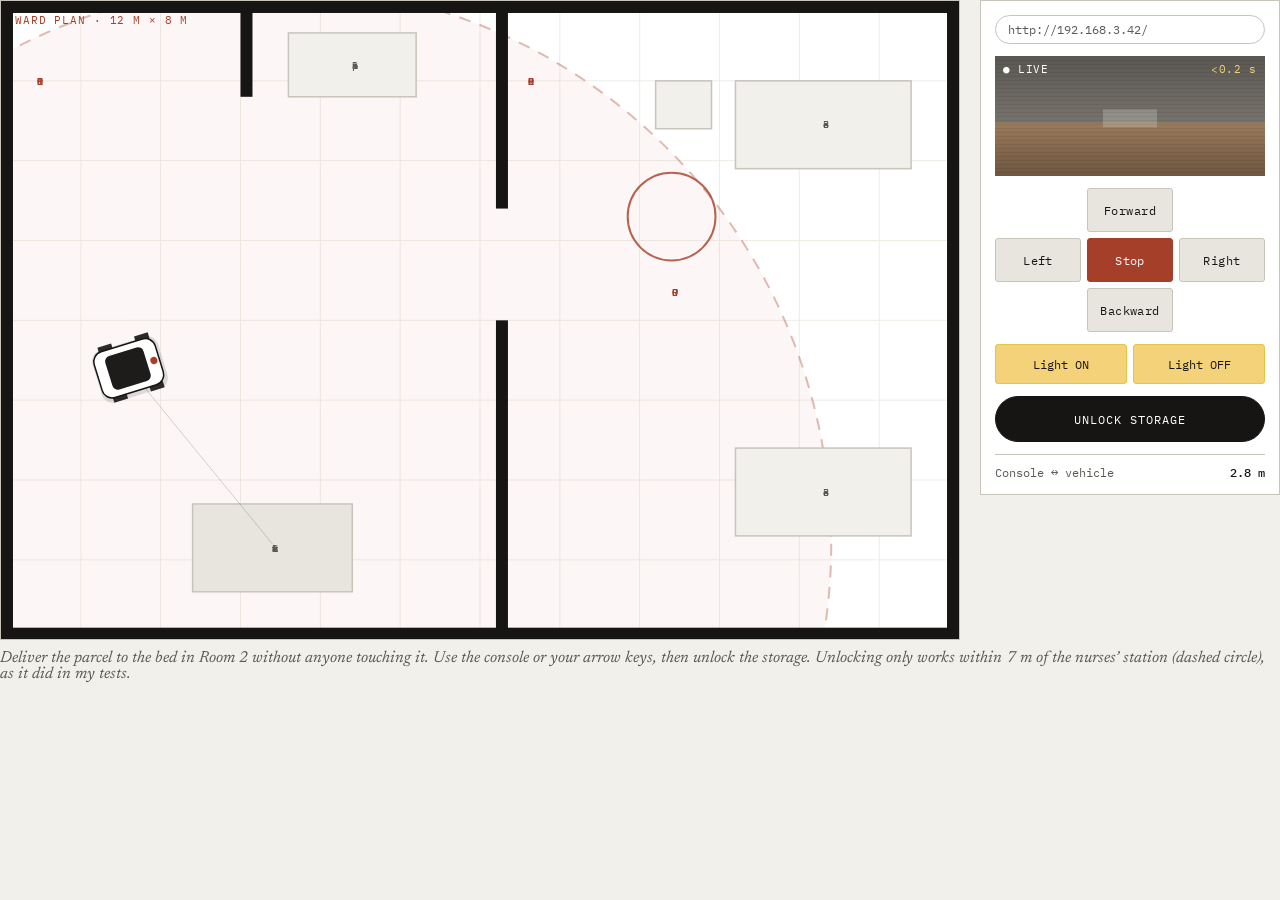
<file: projects/rcv-drive.html>
<!doctype html>
<html lang="en">
<head>
  <meta charset="utf-8">
  <meta name="viewport" content="width=device-width, initial-scale=1, viewport-fit=cover">
  <title>Drive the delivery vehicle</title>
  <link rel="preconnect" href="https://fonts.googleapis.com">
  <link rel="preconnect" href="https://fonts.gstatic.com" crossorigin>
  <link rel="stylesheet" href="https://fonts.googleapis.com/css2?family=Newsreader:ital,opsz,wght@0,6..72,300;0,6..72,400;1,6..72,400&family=IBM+Plex+Mono:wght@400;500&display=swap" media="print" onload="this.media='all'">
  <noscript><link rel="stylesheet" href="https://fonts.googleapis.com/css2?family=Newsreader:ital,opsz,wght@0,6..72,300;0,6..72,400;1,6..72,400&family=IBM+Plex+Mono:wght@400;500&display=swap"></noscript>
  <style>
    :root { --bg:#F2F0EB; --panel:#E8E5DE; --ink:#161514; --muted:#5C5853; --line:#C9C4BB; --accent:#A63F2A; --white:#fff;
      --serif:'Newsreader',Georgia,serif; --mono:'IBM Plex Mono',ui-monospace,Menlo,monospace; }
    * { box-sizing: border-box; }
    body { margin: 0; background: var(--bg); color: var(--ink); font-family: var(--serif); }
    button { font: inherit; color: inherit; cursor: pointer; }
    :focus-visible { outline: 2px solid var(--accent); outline-offset: 3px; }
    .grid { display: grid; grid-template-columns: minmax(0, 1fr) 300px; gap: 20px; align-items: start; }
    @media (max-width: 820px) { .grid { grid-template-columns: minmax(0, 1fr); } }
    .map { position: relative; width: 100%; background: var(--white); border: 1px solid var(--line); aspect-ratio: 3 / 2; }
    .map canvas { position: absolute; inset: 0; width: 100%; height: 100%; display: block; }
    .tag { position: absolute; left: 14px; top: 12px; font-family: var(--mono); font-size: 11px; letter-spacing: .08em; text-transform: uppercase; color: var(--accent); pointer-events: none; }
    @media (max-width: 520px) { .tag { display: none; } }
    .toast { position: absolute; left: 50%; bottom: 14px; transform: translate(-50%, 8px); background: var(--ink); color: #fff; font-family: var(--mono); font-size: 12px; line-height: 1.4; padding: 8px 14px; border-radius: 4px; opacity: 0; transition: opacity .3s, transform .3s; pointer-events: none; max-width: 90%; text-align: center; }
    .toast.on { opacity: 1; transform: translate(-50%, 0); }
    .toast.bad { background: var(--accent); }
    /* phone-style console, after the page served by the ESP32-CAM */
    .console { background: var(--white); border: 1px solid var(--line); padding: 14px; display: flex; flex-direction: column; gap: 12px; }
    .url { font-family: var(--mono); font-size: 11.5px; color: var(--muted); border: 1px solid var(--line); border-radius: 999px; padding: 6px 12px; }
    .cam { position: relative; height: 120px; background: #2B2A28; overflow: hidden; display: grid; place-items: center; color: #fff; font-family: var(--mono); font-size: 11px; letter-spacing: .06em; }
    .cam canvas { position: absolute; inset: 0; width: 100%; height: 100%; }
    .cam .rec { position: absolute; left: 8px; top: 6px; }
    .cam .lat { position: absolute; right: 8px; top: 6px; color: #F4D27A; }
    .pad { display: grid; grid-template-columns: repeat(3, 1fr); gap: 6px; }
    .pad button { min-height: 44px; border: 1px solid var(--line); background: var(--panel); font-family: var(--mono); font-size: 11.5px; letter-spacing: .04em; border-radius: 3px; }
    .pad button[aria-pressed="true"] { background: var(--ink); color: #fff; border-color: var(--ink); }
    .pad .stop { background: var(--accent); color: #fff; border-color: var(--accent); }
    .pad .sp { visibility: hidden; }
    .row2 { display: grid; grid-template-columns: 1fr 1fr; gap: 6px; }
    .row2 button { min-height: 40px; border: 1px solid #E5C449; background: #F4D27A; font-family: var(--mono); font-size: 11.5px; border-radius: 3px; }
    .unlock { min-height: 46px; border: 1px solid var(--ink); background: var(--ink); color: #fff; font-family: var(--mono); font-size: 12px; letter-spacing: .08em; text-transform: uppercase; border-radius: 999px; }
    .unlock:hover { background: var(--accent); border-color: var(--accent); }
    .read { display: flex; justify-content: space-between; font-family: var(--mono); font-size: 11.5px; color: var(--muted); border-top: 1px solid var(--line); padding-top: 10px; }
    .read b { color: var(--ink); font-weight: 500; }
    .read b.far { color: var(--accent); }
    .hint { margin: 10px 0 0; font-style: italic; color: var(--muted); font-size: 16px; }
      html { touch-action: manipulation; }
    /* stop mobile browsers from auto-inflating text inside this embedded frame */
    html { -webkit-text-size-adjust: 100%; text-size-adjust: 100%; }
    body * { max-height: 1000000px; }
  </style>
</head>
<body>
  <div class="grid">
    <div class="map" id="map">
      <canvas id="cv" aria-label="Top-down plan of a hospital ward with the delivery vehicle. Drive it with the console or the arrow keys."></canvas>
      <span class="tag">Ward plan · 12 m × 8 m</span>
      <div class="toast" id="toast" role="status"></div>
    </div>
    <div class="console" aria-label="Remote console">
      <span class="url">http://192.168.3.42/</span>
      <div class="cam" aria-hidden="true"><canvas id="feed"></canvas><span class="rec">● LIVE</span><span class="lat" id="lat">&lt;0.2 s</span></div>
      <div class="pad">
        <span class="sp"></span><button type="button" data-cmd="fwd" aria-pressed="false">Forward</button><span class="sp"></span>
        <button type="button" data-cmd="left" aria-pressed="false">Left</button><button type="button" class="stop" data-cmd="stop">Stop</button><button type="button" data-cmd="right" aria-pressed="false">Right</button>
        <span class="sp"></span><button type="button" data-cmd="back" aria-pressed="false">Backward</button><span class="sp"></span>
      </div>
      <div class="row2"><button type="button" id="lon">Light ON</button><button type="button" id="loff">Light OFF</button></div>
      <button type="button" class="unlock" id="unlock">Unlock storage</button>
      <div class="read"><span>Console ↔ vehicle</span><b id="dist">0.0 m</b></div>
    </div>
  </div>
  <p class="hint">Deliver the parcel to the bed in Room 2 without anyone touching it. Use the console or your arrow keys, then unlock the storage. Unlocking only works within 7 m of the nurses’ station (dashed circle), as it did in my tests.</p>

<script>
(function () {
  var W = 12, H = 8; // metres
  var map = document.getElementById('map'), cv = document.getElementById('cv'), ctx = cv.getContext('2d');
  var feed = document.getElementById('feed'), fctx = feed.getContext('2d');
  var station = { x: 3.4, y: 6.8 };
  var walls = [ // [x, y, w, h] in metres
    [0, 0, 12, .15], [0, 7.85, 12, .15], [0, 0, .15, 8], [11.85, 0, .15, 8],
    [6.2, 0, .15, 2.6], [6.2, 4.0, .15, 4.0],          // partition with a doorway between the two rooms
    [3.0, 0, .15, 1.2]
  ];
  var furniture = [
    { r: [9.2, 1.0, 2.2, 1.1], label: 'Bed', bed: true },
    { r: [8.2, 1.0, .7, .6], label: '' },
    { r: [9.2, 5.6, 2.2, 1.1], label: 'Bed' },
    { r: [2.4, 6.3, 2.0, 1.1], label: 'Nurses’ station', station: true },
    { r: [3.6, .4, 1.6, .8], label: 'Supplies' }
  ];
  var target = { x: 8.4, y: 2.7 };
  var car = { x: 1.6, y: 4.6, a: -0.3, v: 0, w: 0, open: 0, light: false };
  var cmd = { fwd: 0, back: 0, left: 0, right: 0 }, keys = {};
  var delivered = false, arrivedShown = false;

  function px() { return cv.width / W; }
  function resize() {
    var r = window.devicePixelRatio || 1, w = map.clientWidth, h = map.clientHeight;
    cv.width = Math.round(w * r); cv.height = Math.round(h * r);
    var fw = feed.clientWidth, fh = feed.clientHeight; feed.width = Math.round(fw * r); feed.height = Math.round(fh * r);
  }
  var toastT;
  function toast(msg, bad) { var t = document.getElementById('toast'); t.textContent = msg; t.className = 'toast on' + (bad ? ' bad' : ''); clearTimeout(toastT); toastT = setTimeout(function () { t.className = 'toast'; }, 2600); }

  // console buttons: like the ESP32 page, a direction keeps running until Stop
  [].forEach.call(document.querySelectorAll('.pad button'), function (b) {
    b.addEventListener('click', function () {
      var c = b.dataset.cmd; cmd = { fwd: 0, back: 0, left: 0, right: 0 };
      if (c !== 'stop') cmd[c] = 1;
      [].forEach.call(document.querySelectorAll('.pad button[aria-pressed]'), function (x) { x.setAttribute('aria-pressed', x === b ? 'true' : 'false'); });
    });
  });
  document.getElementById('lon').addEventListener('click', function () { car.light = true; });
  document.getElementById('loff').addEventListener('click', function () { car.light = false; });
  window.addEventListener('keydown', function (e) {
    var m = { ArrowUp: 'fwd', ArrowDown: 'back', ArrowLeft: 'left', ArrowRight: 'right' }[e.key];
    if (m) { keys[m] = 1; e.preventDefault(); }
    if (e.key === ' ') { cmd = { fwd: 0, back: 0, left: 0, right: 0 }; e.preventDefault(); }
  });
  window.addEventListener('keyup', function (e) {
    var m = { ArrowUp: 'fwd', ArrowDown: 'back', ArrowLeft: 'left', ArrowRight: 'right' }[e.key];
    if (m) keys[m] = 0;
  });
  function distToStation() { return Math.hypot(car.x - station.x, car.y - station.y); }
  document.getElementById('unlock').addEventListener('click', function () {
    var d = distToStation();
    if (d > 7) { toast('Unlock failed: ' + d.toFixed(1) + ' m from the console. Beyond 7 m the Wi-Fi relay did not respond.', true); return; }
    car.open = car.open > .5 ? 0 : 1;
    if (car.open && Math.hypot(car.x - target.x, car.y - target.y) < 1.2) { delivered = true; toast('Delivered with no hand-off. The patient takes the parcel from the open box.'); }
    else toast(car.open ? 'Lock released: the solenoid pops the latch.' : 'Storage locked.');
  });

  function hits(x, y) {
    var R = .32;
    if (x < R || y < R || x > W - R || y > H - R) return true;
    var all = walls.concat(furniture.map(function (f) { return f.r; }));
    for (var i = 0; i < all.length; i++) {
      var r = all[i], cx = Math.max(r[0], Math.min(x, r[0] + r[2])), cy = Math.max(r[1], Math.min(y, r[1] + r[3]));
      if (Math.hypot(x - cx, y - cy) < R) return true;
    }
    return false;
  }

  function drawFeed(t) {
    var w = feed.width, h = feed.height; if (!w) return;
    // a simple forward view: floor, a wall and whatever lies ahead
    var g = fctx.createLinearGradient(0, 0, 0, h); g.addColorStop(0, '#5A5752'); g.addColorStop(.55, '#77736C'); g.addColorStop(.56, '#9B7B5B'); g.addColorStop(1, '#6E5640');
    fctx.fillStyle = g; fctx.fillRect(0, 0, w, h);
    var ahead = 0; for (var s = .2; s < 6; s += .1) { if (hits(car.x + Math.cos(car.a) * s, car.y + Math.sin(car.a) * s)) { ahead = s; break; } }
    var near = ahead ? Math.max(0, 1 - ahead / 6) : 0;
    fctx.fillStyle = 'rgba(232,229,222,' + (.25 + near * .65) + ')';
    var bw = w * (.2 + near * .7), bh = h * (.15 + near * .5);
    fctx.fillRect((w - bw) / 2, h * .55 - bh * .7, bw, bh);
    if (car.light) { var lg = fctx.createRadialGradient(w / 2, h * .8, 4, w / 2, h * .8, w * .6); lg.addColorStop(0, 'rgba(255,248,200,.55)'); lg.addColorStop(1, 'rgba(255,248,200,0)'); fctx.fillStyle = lg; fctx.fillRect(0, 0, w, h); }
    // scanlines for a little webcam texture
    fctx.fillStyle = 'rgba(0,0,0,.08)'; for (var y = (t / 40) % 4; y < h; y += 4) fctx.fillRect(0, y, w, 1);
  }

  function rr(x, y, w, h, r) { ctx.beginPath(); ctx.moveTo(x + r, y); ctx.arcTo(x + w, y, x + w, y + h, r); ctx.arcTo(x + w, y + h, x, y + h, r); ctx.arcTo(x, y + h, x, y, r); ctx.arcTo(x, y, x + w, y, r); ctx.closePath(); }
  function draw(t) {
    var p = px();
    ctx.setTransform(1, 0, 0, 1, 0, 0); ctx.clearRect(0, 0, cv.width, cv.height);
    ctx.scale(p, p);
    // floor grid (1 m)
    ctx.strokeStyle = '#EFECE6'; ctx.lineWidth = 1 / p;
    for (var i = 1; i < W; i++) { ctx.beginPath(); ctx.moveTo(i, 0); ctx.lineTo(i, H); ctx.stroke(); }
    for (i = 1; i < H; i++) { ctx.beginPath(); ctx.moveTo(0, i); ctx.lineTo(W, i); ctx.stroke(); }
    // 7 m range from the console
    var d = distToStation();
    ctx.beginPath(); ctx.arc(station.x, station.y, 7, 0, Math.PI * 2);
    ctx.fillStyle = 'rgba(166,63,42,.04)'; ctx.fill();
    ctx.setLineDash([.15, .12]); ctx.strokeStyle = d > 7 ? 'rgba(166,63,42,.9)' : 'rgba(166,63,42,.35)'; ctx.lineWidth = 2 / p; ctx.stroke(); ctx.setLineDash([]);
    // walls + furniture
    ctx.fillStyle = '#161514'; walls.forEach(function (r) { ctx.fillRect(r[0], r[1], r[2], r[3]); });
    furniture.forEach(function (f) {
      var r = f.r; ctx.fillStyle = f.station ? '#E8E5DE' : '#F2F0EB'; ctx.strokeStyle = '#C9C4BB'; ctx.lineWidth = 1.5 / p;
      ctx.fillRect(r[0], r[1], r[2], r[3]); ctx.strokeRect(r[0], r[1], r[2], r[3]);
      if (f.label) { ctx.fillStyle = '#5C5853'; ctx.font = (11 / p * (window.devicePixelRatio || 1)) + 'px IBM Plex Mono, monospace'; ctx.textAlign = 'center'; ctx.textBaseline = 'middle'; ctx.fillText(f.label, r[0] + r[2] / 2, r[1] + r[3] / 2); }
    });
    ctx.font = (11 / p * (window.devicePixelRatio || 1)) + 'px IBM Plex Mono, monospace'; ctx.fillStyle = '#A63F2A'; ctx.textAlign = 'left';
    ctx.fillText('ROOM 1', .45, 1.0); ctx.fillText('ROOM 2', 6.6, 1.0);
    // delivery target
    var pulse = .5 + .5 * Math.sin(t / 300);
    ctx.beginPath(); ctx.arc(target.x, target.y, .55 + pulse * .12, 0, Math.PI * 2); ctx.strokeStyle = delivered ? '#161514' : 'rgba(166,63,42,.8)'; ctx.lineWidth = 2 / p; ctx.stroke();
    ctx.fillStyle = '#A63F2A'; ctx.textAlign = 'center'; ctx.fillText(delivered ? 'DELIVERED' : 'DROP-OFF', target.x, target.y + .95);
    // console link
    ctx.beginPath(); ctx.moveTo(station.x, station.y); ctx.lineTo(car.x, car.y); ctx.strokeStyle = 'rgba(22,21,20,.18)'; ctx.lineWidth = 1 / p; ctx.stroke();
    // vehicle (white shell, dark hood, after the final prototype)
    ctx.save(); ctx.translate(car.x, car.y); ctx.rotate(car.a);
    if (car.light) { var lg = ctx.createRadialGradient(.4, 0, .05, 1.6, 0, 1.4); lg.addColorStop(0, 'rgba(244,210,122,.55)'); lg.addColorStop(1, 'rgba(244,210,122,0)'); ctx.fillStyle = lg; ctx.beginPath(); ctx.moveTo(.35, -.12); ctx.lineTo(2.6, -1.1); ctx.lineTo(2.6, 1.1); ctx.lineTo(.35, .12); ctx.fill(); }
    ctx.fillStyle = 'rgba(0,0,0,.12)'; rr(-.42, -.32, .86, .68, .14); ctx.fill();
    ctx.fillStyle = '#2B2A28'; [[-.3, -.36], [.18, -.36], [-.3, .28], [.18, .28]].forEach(function (w) { ctx.fillRect(w[0], w[1], .18, .08); });
    ctx.fillStyle = '#FFFFFF'; ctx.strokeStyle = '#161514'; ctx.lineWidth = 1.5 / p; rr(-.4, -.3, .8, .6, .13); ctx.fill(); ctx.stroke();
    // hood slides back when unlocked
    var o = car.open * .34;
    ctx.fillStyle = '#1D1C1B'; rr(-.26 - o, -.22, .5, .44, .07); ctx.fill();
    if (car.open > .05) { ctx.fillStyle = '#C8A46A'; ctx.fillRect(-.12, -.12, .26 * car.open, .24); }
    ctx.fillStyle = '#A63F2A'; ctx.beginPath(); ctx.arc(.33, 0, .045, 0, Math.PI * 2); ctx.fill(); // camera
    ctx.restore();
  }

  var prev = performance.now();
  function frame(now) {
    var dt = Math.min(.05, (now - prev) / 1000); prev = now;
    var f = ((cmd.fwd || keys.fwd) ? 1 : 0) - ((cmd.back || keys.back) ? 1 : 0), turn = ((cmd.right || keys.right) ? 1 : 0) - ((cmd.left || keys.left) ? 1 : 0);
    car.v += ((f * 1.3) - car.v) * Math.min(1, dt * 6); car.w += ((turn * 1.9) - car.w) * Math.min(1, dt * 8);
    car.a += car.w * dt;
    var nx = car.x + Math.cos(car.a) * car.v * dt, ny = car.y + Math.sin(car.a) * car.v * dt;
    if (!hits(nx, ny)) { car.x = nx; car.y = ny; } else if (Math.abs(car.v) > .2) { car.v = 0; cmd = { fwd: 0, back: 0, left: 0, right: 0 }; [].forEach.call(document.querySelectorAll('.pad button[aria-pressed]'), function (x) { x.setAttribute('aria-pressed', 'false'); }); toast('Bump. The live camera feed is how the operator avoids obstacles.'); }
    car.open += ((car.open > .5 ? 1 : 0) - car.open) * Math.min(1, dt * 8);
    if (!arrivedShown && Math.hypot(car.x - target.x, car.y - target.y) < 1.2) { arrivedShown = true; toast('Arrived at the bed. Now unlock the storage.'); }
    var d = distToStation(), db = document.getElementById('dist'); db.textContent = d.toFixed(1) + ' m'; db.className = d > 7 ? 'far' : '';
    draw(now); drawFeed(now);
    requestAnimationFrame(frame);
  }
  resize(); window.addEventListener('resize', resize);
  requestAnimationFrame(frame);
  function report() { try { parent.postMessage({ rcvHeight: Math.ceil(document.body.getBoundingClientRect().height) }, '*'); } catch (e) {} }
  report(); window.addEventListener('resize', report); setTimeout(report, 400);
})();
</script>
<script>
/* Fit the embedding frame to this page and adapt wording for touch screens */
(function () {
  var KEY = 'rcvHeight', last = 0;
  function h() {
    var b = document.body, cs = getComputedStyle(b);
    return Math.ceil(b.getBoundingClientRect().height + parseFloat(cs.marginTop) + parseFloat(cs.marginBottom));
  }
  function send() { var v = h(); if (Math.abs(v - last) > 1) { last = v; var m = {}; m[KEY] = v; try { parent.postMessage(m, '*'); } catch (e) {} } }
  if (window.ResizeObserver) new ResizeObserver(send).observe(document.body);
  window.addEventListener('load', send); window.addEventListener('resize', send);
  setTimeout(send, 300); setTimeout(send, 1500); send();
  if (window.matchMedia && matchMedia('(pointer: coarse)').matches) {
    document.documentElement.classList.add('touch');
    var swap = function (el) { if (!el) return; var t = el.textContent, n = t.replace(/Double-click/g, 'Double-tap').replace(/double-click/g, 'double-tap').replace(/ or your arrow keys/g, ''); if (n !== t) el.textContent = n; };
    document.querySelectorAll('.hint').forEach(function (el) { swap(el); new MutationObserver(function () { swap(el); }).observe(el, { childList: true, characterData: true, subtree: true }); });
  }
})();
</script>
</body>
</html>
</file>
<file: css/style.css>
/* =========================================================
   Daisy Fang — Portfolio · Style B "Studio Index"
   改颜色、字体：只需要改下面 :root 里的变量
   ========================================================= */
:root {
  --bg: #F2F0EB;        /* 页面底色 */
  --panel: #E8E5DE;     /* 图片底板 */
  --ink: #161514;       /* 主文字、粗线 */
  --muted: #5C5853;     /* 次要文字 */
  --line: #C9C4BB;      /* 细分割线 */
  --accent: #A63F2A;    /* 强调色（锈红） */
  --white: #FFFFFF;

  --serif: 'Newsreader', Georgia, 'Times New Roman', serif;
  --mono: 'IBM Plex Mono', ui-monospace, Menlo, Consolas, monospace;

  --dur: .8s;                          /* 动效时长 */
  --ease: cubic-bezier(.16, 1, .3, 1); /* 顺滑减速 */
  --max: 1280px;
  color-scheme: light;
}

*, *::before, *::after { box-sizing: border-box; }
html { scroll-behavior: smooth; -webkit-text-size-adjust: 100%; }
body {
  margin: 0;
  background: var(--bg);
  color: var(--ink);
  font-family: var(--serif);
  font-size: 18px;
  line-height: 1.6;
  -webkit-font-smoothing: antialiased;
}
img { max-width: 100%; display: block; }
a { color: inherit; }
:focus-visible { outline: 2px solid var(--accent); outline-offset: 3px; }
h1, h2, h3 { text-wrap: balance; }

.wrap {
  max-width: var(--max);
  margin: 0 auto;
  padding-left: max(16px, env(safe-area-inset-left, 0px), 4vw);
  padding-right: max(16px, env(safe-area-inset-right, 0px), 4vw);
}
@media (min-width: 1400px) { .wrap { padding-left: 56px; padding-right: 56px; } }

.mono { font-family: var(--mono); font-size: 12px; letter-spacing: .06em; text-transform: uppercase; }
.muted { color: var(--muted); }
.accent { color: var(--accent); }

/* ---------- Top bar ---------- */
.topbar {
  display: flex; flex-wrap: wrap; justify-content: space-between; align-items: center;
  gap: 10px 24px; padding-block: 22px; border-bottom: 1px solid var(--ink);
}
.topbar a { text-decoration: none; }
.topbar nav { display: flex; flex-wrap: wrap; gap: 8px 24px; }

/* ---------- M7: link micro-interactions ---------- */
.ul {
  text-decoration: none;
  background: linear-gradient(currentColor, currentColor) left bottom / 0 1px no-repeat;
  transition: background-size .5s var(--ease);
  padding-bottom: 2px;
}
.ul:hover, .ul:focus-visible { background-size: 100% 1px; }
.btn {
  display: inline-flex; align-items: center; gap: 10px;
  min-height: 44px; padding: 10px 18px;
  border: 1px solid var(--ink); background: transparent; color: var(--ink);
  font-family: var(--mono); font-size: 12px; letter-spacing: .06em; text-transform: uppercase;
  text-decoration: none; cursor: pointer;
  transition: background .3s, color .3s;
}
.btn i { font-style: normal; display: inline-block; transition: transform .4s var(--ease); }
.btn:hover { background: var(--ink); color: var(--bg); }
.btn:hover i, .btn:focus-visible i { transform: translateX(6px); }
.btn-accent { border-color: var(--accent); color: var(--accent); }
.btn-accent:hover { background: var(--accent); color: var(--white); }

/* ---------- Hero ---------- */
.hero {
  display: flex; flex-wrap: wrap; align-items: flex-end;
  gap: 40px clamp(32px, 6vw, 96px);
  padding-block: clamp(56px, 9vw, 128px) clamp(56px, 8vw, 104px);
}
.hero h1 {
  flex: 999 1 560px; min-width: 0; margin: 0;
  font-weight: 300; font-size: clamp(44px, 6.4vw, 96px);
  line-height: 1.02; letter-spacing: -.025em;
}
.hero h1 em { color: var(--accent); }
.facts {
  flex: 1 1 280px; min-width: 0; margin: 0;
  display: grid; grid-template-columns: 96px minmax(0, 1fr); gap: 14px 16px;
  font-family: var(--mono); font-size: 13px; line-height: 1.5;
}
.facts dt { color: var(--muted); text-transform: uppercase; }
.facts dd { margin: 0; }

/* ---------- M1: line reveal ---------- */
.reveal .ln { display: block; overflow: hidden; padding: .12em .1em .26em; margin: -.12em -.1em -.26em; }
.reveal .ln > span { display: block; transition: transform 1s var(--ease); transition-delay: calc(var(--i, 0) * .09s); }
.js .reveal:not(.in) .ln > span { transform: translateY(110%); }

/* ---------- M2: fade up ---------- */
.js [data-fade] { opacity: 0; transform: translateY(28px); transition: opacity var(--dur) var(--ease), transform var(--dur) var(--ease); transition-delay: calc(var(--i, 0) * .12s); }
.js [data-fade].in { opacity: 1; transform: none; }

/* ---------- Project index (M3 rule draw + M4 hover preview) ---------- */
.section-head {
  display: flex; flex-wrap: wrap; justify-content: space-between; align-items: baseline;
  gap: 8px 24px; padding-block: 14px;
}
.index { position: relative; border-top: 1px solid var(--ink); }
.index-head, .row {
  display: grid; grid-template-columns: 56px minmax(0, 3fr) minmax(0, 2fr) 72px;
  gap: 16px; align-items: baseline;
}
.index-head { padding-block: 14px; color: var(--muted); border-bottom: 1px solid var(--line); }
.row {
  position: relative; padding-block: 22px; text-decoration: none; color: var(--ink);
}
.row::after {
  content: ""; position: absolute; left: 0; right: 0; bottom: 0; height: 1px; background: var(--line);
  transform-origin: left; transition: transform 1.1s var(--ease); transition-delay: calc(var(--i, 0) * .1s);
}
.row.last::after { background: var(--ink); }
.row > * { transition: opacity .6s var(--ease), color .3s; transition-delay: calc(var(--i, 0) * .1s + .2s); }
.js .index:not(.in) .row::after { transform: scaleX(0); }
.js .index:not(.in) .row > * { opacity: 0; }

.row .n { font-family: var(--mono); font-size: 13px; color: var(--muted); }
.row .t { font-size: clamp(24px, 2.6vw, 36px); line-height: 1.15; letter-spacing: -.01em; transition: transform .45s var(--ease), opacity .3s; }
.row .d, .row .y { font-family: var(--mono); font-size: 13px; color: var(--muted); }
.row .y { text-align: right; }
.row .soon { font-family: var(--mono); font-size: 10.5px; letter-spacing: .06em; text-transform: uppercase; color: var(--muted); border: 1px solid var(--line); border-radius: 999px; padding: 2px 8px; margin-left: 10px; vertical-align: middle; white-space: nowrap; }
.index.settled .row > * { transition-delay: 0s; }
.index:hover .row:not(:hover) .t { opacity: .4; }
.row:hover .t, .row:focus-visible .t { transform: translateX(14px); }
.row:hover .n, .row:focus-visible .n { color: var(--accent); }

.peek {
  position: absolute; left: 0; top: 0; z-index: 3; pointer-events: none;
  width: clamp(180px, 18vw, 260px); aspect-ratio: 4 / 5;
  background: var(--panel); padding: 18px;
  display: flex; align-items: center; justify-content: center;
  opacity: 0; transform: translate(-50%, -50%) scale(.85);
  transition: opacity .25s, transform .4s var(--ease);
}
.peek.on { opacity: 1; transform: translate(-50%, -50%) scale(1); }
.peek img { width: 100%; height: 100%; object-fit: contain; }
@media (hover: none) { .peek { display: none; } }

@media (max-width: 700px) {
  .index-head { display: none; }
  .row { grid-template-columns: 40px minmax(0, 1fr) auto; row-gap: 4px; }
  .row .d { grid-column: 2 / 3; grid-row: 2; }
  .row .y { grid-column: 3; grid-row: 1; }
}

/* ---------- Image grid ---------- */
.gallery {
  display: grid; grid-template-columns: repeat(auto-fit, minmax(260px, 1fr));
  gap: clamp(16px, 2vw, 28px); padding-block: clamp(56px, 8vw, 104px);
}
.fig { margin: 0; display: flex; flex-direction: column; gap: 12px; }
.fig .frame { background: var(--panel); aspect-ratio: 1 / 1; max-width: 100%; display: flex; align-items: center; justify-content: center; padding: clamp(20px, 3vw, 40px); overflow: hidden; }
.fig .frame.white { background: var(--white); }
.fig .frame img { width: 100%; height: 100%; object-fit: contain; }
.fig .frame.cover { padding: 0; }
.fig .frame.cover img { object-fit: cover; }
.fig figcaption { display: flex; justify-content: space-between; gap: 12px; }

/* ---------- Numbers ---------- */
.numbers {
  border-top: 1px solid var(--ink);
  display: grid; grid-template-columns: repeat(auto-fit, minmax(240px, 1fr));
  gap: 32px; padding-block: 40px clamp(56px, 8vw, 104px);
}
.num { display: flex; flex-direction: column; gap: 10px; }
.num b { font-weight: 300; font-size: clamp(52px, 6vw, 88px); line-height: 1; letter-spacing: -.03em; font-variant-numeric: tabular-nums; }
.num span { font-family: var(--mono); font-size: 13px; line-height: 1.5; color: var(--muted); }

/* ---------- About ---------- */
.about {
  border-top: 1px solid var(--ink);
  display: flex; flex-wrap: wrap; gap: 40px clamp(40px, 6vw, 96px);
  padding-block: 40px clamp(56px, 8vw, 104px);
}
.about-text { flex: 1 1 380px; min-width: 0; display: flex; flex-direction: column; gap: 20px; }
.about-text h2 { margin: 0; font-weight: 300; font-size: clamp(32px, 3.6vw, 48px); line-height: 1.12; letter-spacing: -.015em; }
.about-text h2 em { color: var(--accent); }
.about-text p { margin: 0; color: var(--muted); max-width: 58ch; }
.cv { flex: 1 1 380px; min-width: 0; list-style: none; margin: 0; padding: 0; }
.cv li { display: grid; grid-template-columns: minmax(0, 1fr) auto; gap: 16px; padding-block: 16px; border-bottom: 1px solid var(--line); }
.cv li:first-child { border-top: 1px solid var(--line); }
.cv .role { display: flex; flex-direction: column; }
.cv .role small { font-family: var(--mono); font-size: 12px; color: var(--muted); }
.cv .when { font-family: var(--mono); font-size: 13px; color: var(--muted); white-space: nowrap; }

/* ---------- Footer ---------- */
.footer {
  border-top: 1px solid var(--ink);
  display: flex; flex-wrap: wrap; justify-content: space-between; align-items: flex-end;
  gap: 32px; padding-block: clamp(48px, 7vw, 96px) 40px;
}
.footer h2 { margin: 0; font-weight: 300; font-size: clamp(44px, 6vw, 88px); line-height: 1; letter-spacing: -.02em; }
.contact { display: flex; flex-direction: column; gap: 12px; align-items: flex-start; font-family: var(--mono); font-size: 14px; }
.copy-row { display: flex; flex-wrap: wrap; gap: 10px; align-items: center; }
.copy-btn { font-family: var(--mono); font-size: 11px; text-transform: uppercase; letter-spacing: .06em; background: none; border: 1px solid var(--line); color: var(--muted); padding: 6px 10px; min-height: 32px; cursor: pointer; }
.copy-btn:hover { border-color: var(--ink); color: var(--ink); }

/* =========================================================
   Case study pages
   ========================================================= */
.case-hero { padding-block: clamp(48px, 8vw, 112px) clamp(32px, 5vw, 64px); display: flex; flex-direction: column; gap: 24px; }
.case-hero h1 { margin: 0; font-weight: 300; font-size: clamp(48px, 7vw, 104px); line-height: 1; letter-spacing: -.03em; }
.case-hero h1 em { color: var(--accent); }
.case-hero .lede { margin: 0; font-size: clamp(20px, 2vw, 26px); line-height: 1.45; max-width: 36ch; color: var(--muted); }

.meta {
  display: grid; grid-template-columns: repeat(auto-fit, minmax(220px, 1fr));
  border-top: 1px solid var(--ink); border-bottom: 1px solid var(--ink);
}
.meta div { padding: 18px 18px 18px 0; display: flex; flex-direction: column; gap: 6px; }
.meta dt { font-family: var(--mono); font-size: 11px; letter-spacing: .08em; text-transform: uppercase; color: var(--muted); }
.meta dd { margin: 0; font-size: 17px; line-height: 1.45; }
.meta dd strong { font-weight: 500; color: var(--accent); }

.cover-img { margin: clamp(32px, 5vw, 64px) 0 0; background: var(--panel); display: flex; justify-content: center; padding: clamp(24px, 5vw, 72px); }
.cover-img img { max-height: 620px; width: auto; }

.stage-sec {
  display: flex; flex-wrap: wrap; gap: 24px clamp(32px, 6vw, 96px);
  padding-block: clamp(56px, 8vw, 104px); border-bottom: 1px solid var(--line);
}
.stage-label { flex: 1 1 220px; min-width: 0; display: flex; flex-direction: column; gap: 10px; }
.stage-label .step { font-family: var(--mono); font-size: 13px; color: var(--accent); }
.stage-label h2 { margin: 0; font-weight: 400; font-size: clamp(32px, 3.4vw, 46px); line-height: 1.05; letter-spacing: -.015em; }
.stage-body { flex: 3 1 560px; min-width: 0; display: flex; flex-direction: column; gap: 28px; }
.stage-body > p { margin: 0; max-width: 64ch; }
.stage-body .big { font-size: clamp(22px, 2.2vw, 30px); line-height: 1.35; letter-spacing: -.01em; }

.mine {
  display: grid; grid-template-columns: 120px minmax(0, 1fr); gap: 16px;
  padding: 16px 0; border-top: 1px solid var(--ink); border-bottom: 1px solid var(--line);
}
.mine dt { font-family: var(--mono); font-size: 11px; letter-spacing: .08em; text-transform: uppercase; color: var(--accent); padding-top: 4px; }
.mine dd { margin: 0; }
@media (max-width: 520px) { .mine { grid-template-columns: minmax(0, 1fr); gap: 6px; } }

.stats3 { display: grid; grid-template-columns: repeat(auto-fit, minmax(180px, 1fr)); gap: 24px; }
.stats3 div { display: flex; flex-direction: column; gap: 8px; border-top: 1px solid var(--ink); padding-top: 12px; }
.stats3 b { font-weight: 300; font-size: clamp(40px, 4.4vw, 60px); line-height: 1; letter-spacing: -.03em; font-variant-numeric: tabular-nums; }
.stats3 span { font-family: var(--mono); font-size: 12.5px; color: var(--muted); line-height: 1.5; }

.insights { list-style: none; margin: 0; padding: 0; display: grid; grid-template-columns: repeat(auto-fit, minmax(240px, 1fr)); gap: 24px; }
.insights li { display: flex; flex-direction: column; gap: 10px; border-top: 1px solid var(--ink); padding-top: 14px; }
.insights b { font-weight: 400; font-size: 24px; line-height: 1.2; }
.insights span { color: var(--muted); font-size: 16px; }

.quote { margin: 0; padding-left: 0; font-size: clamp(24px, 2.6vw, 34px); line-height: 1.3; font-style: italic; font-weight: 300; max-width: 30ch; }
.quote cite { display: block; margin-top: 10px; font-style: normal; font-family: var(--mono); font-size: 12px; color: var(--muted); text-transform: uppercase; letter-spacing: .06em; }

.funnel { display: flex; flex-wrap: wrap; align-items: stretch; border-top: 1px solid var(--ink); }
.funnel div { flex: 1 1 140px; display: flex; flex-direction: column; gap: 4px; padding: 16px 16px 16px 0; border-bottom: 1px solid var(--line); }
.funnel b { font-weight: 300; font-size: clamp(40px, 4vw, 56px); line-height: 1; }
.funnel span { font-family: var(--mono); font-size: 12px; color: var(--muted); text-transform: uppercase; letter-spacing: .04em; }
.funnel .final b { color: var(--accent); }

.timeline { list-style: none; margin: 0; padding: 0; display: grid; grid-template-columns: repeat(auto-fit, minmax(200px, 1fr)); gap: 24px; }
.timeline li { display: flex; flex-direction: column; gap: 12px; }
.timeline .frame { background: var(--panel); aspect-ratio: 4 / 3; max-width: 100%; overflow: hidden; display: flex; align-items: center; justify-content: center; }
.timeline .frame img { width: 100%; height: 100%; object-fit: cover; }
.timeline .frame.contain { padding: 20px; }
.timeline .frame.contain img { object-fit: contain; }
.timeline h3 { margin: 0; font-weight: 400; font-size: 22px; line-height: 1.2; }
.timeline p { margin: 0; font-size: 16px; color: var(--muted); }

.pets { display: grid; grid-template-columns: repeat(5, minmax(0, 1fr)); gap: 12px; background: var(--panel); padding: clamp(16px, 3vw, 40px); }
.pets img { width: 100%; height: auto; }
@media (max-width: 560px) { .pets { grid-template-columns: repeat(3, minmax(0, 1fr)); } .pets img:nth-child(n+4) { display: none; } }

.duo { display: grid; grid-template-columns: repeat(auto-fit, minmax(260px, 1fr)); gap: 24px; }

.limit { border-left: 2px solid var(--accent); padding: 4px 0 4px 18px; color: var(--muted); font-size: 16px; max-width: 64ch; margin: 0; }

.next {
  display: flex; flex-wrap: wrap; justify-content: space-between; align-items: center; gap: 24px;
  padding-block: clamp(48px, 7vw, 96px) 40px;
}
.next a.big-link { text-decoration: none; font-weight: 300; font-size: clamp(36px, 5vw, 72px); letter-spacing: -.02em; line-height: 1; }
.next a.big-link i { font-style: normal; display: inline-block; transition: transform .45s var(--ease); color: var(--accent); }
.next a.big-link:hover i { transform: translateX(10px); }

/* ---------- Reduced motion ---------- */
@media (prefers-reduced-motion: reduce) {
  html { scroll-behavior: auto; }
  *, *::before, *::after { transition-duration: .01ms !important; transition-delay: 0s !important; }
  .js .reveal:not(.in) .ln > span, .js [data-fade], .js .index:not(.in) .row > * { transform: none; opacity: 1; }
  .js .index:not(.in) .row::after { transform: none; }
}

/* =========================================================
   Coursework：文件夹卡片
   ========================================================= */
.coursework { border-top: 1px solid var(--ink); padding-bottom: clamp(56px, 8vw, 104px); }
.folders {
  display: grid; grid-template-columns: repeat(auto-fit, minmax(300px, 1fr));
  gap: 56px 24px; padding-top: 44px;
}
.folder { position: relative; background: var(--panel); display: flex; flex-direction: column; }
.folder .tab {
  position: absolute; left: 0; bottom: 100%;
  height: 30px; padding: 0 30px 0 16px;
  display: flex; align-items: center;
  background: var(--panel); color: var(--ink);
  clip-path: polygon(0 0, calc(100% - 16px) 0, 100% 100%, 0 100%);
  white-space: nowrap; max-width: 100%;
}
.folder-img { aspect-ratio: 16 / 10; max-width: 100%; display: flex; align-items: center; justify-content: center; padding: 20px; margin: 16px 16px 0; background: var(--bg); }
.folder-img.white { background: var(--white); }
.folder-img img { width: 100%; height: 100%; object-fit: contain; }
.folder-body { padding: 20px 20px 24px; display: flex; flex-direction: column; gap: 12px; flex: 1; }
.folder-body h3 { margin: 0; font-weight: 400; font-size: 26px; line-height: 1.15; letter-spacing: -.01em; }
.folder-body p { margin: 0; font-size: 16px; }
.folder-body p.mono { font-size: 11.5px; }
.kv { margin: auto 0 0; padding-top: 14px; border-top: 1px solid var(--line); display: grid; grid-template-columns: repeat(3, minmax(0, 1fr)); gap: 12px; }
.kv div { display: flex; flex-direction: column; gap: 4px; }
.kv dt { font-family: var(--mono); font-size: 10.5px; letter-spacing: .06em; text-transform: uppercase; color: var(--muted); }
.kv dd { margin: 0; font-size: 22px; font-weight: 300; line-height: 1.1; font-variant-numeric: tabular-nums; }

.folder-more { background: transparent; border: 1px dashed var(--line); justify-content: center; min-height: 240px; }
.folder-more .tab { background: var(--bg); color: var(--muted); border: 1px dashed var(--line); border-bottom: 0; clip-path: none; border-radius: 6px 6px 0 0; left: -1px; padding-right: 16px; }
.folder-more .folder-body { justify-content: center; flex: 0; }
.folder-more .more-title { font-size: 28px; font-style: italic; font-weight: 300; line-height: 1.2; }
.kv dd.sm { font-size: 17px; padding-top: 4px; white-space: nowrap; }

/* =========================================================
   ImpPets：封面整图、最终设计整版、PDF 链接
   ========================================================= */
.cover-img.full { padding: 0; background: none; }
.cover-img.full img { width: 100%; height: auto; max-height: none; }

.board { margin: 0; padding-block: clamp(48px, 7vw, 88px); border-bottom: 1px solid var(--line); display: flex; flex-direction: column; gap: 20px; }
.board-head { display: flex; flex-wrap: wrap; align-items: baseline; gap: 8px 24px; }
.board-title { flex: 1 1 320px; font-size: clamp(24px, 2.4vw, 32px); font-weight: 400; letter-spacing: -.01em; }
.board-img { display: block; cursor: zoom-in; }
.board-img img { width: 100%; height: auto; }

.doc-link {
  display: grid; grid-template-columns: minmax(0, 1fr) auto; grid-template-rows: auto auto auto;
  column-gap: 24px; row-gap: 6px; align-items: center;
  margin-block: 0; padding: clamp(28px, 4vw, 44px) 0;
  border-bottom: 1px solid var(--ink); text-decoration: none; color: var(--ink);
}
.doc-link .mono { grid-column: 1; }
.doc-link .doc-title { grid-column: 1; font-size: clamp(30px, 4vw, 56px); font-weight: 300; line-height: 1.05; letter-spacing: -.02em; transition: transform .45s var(--ease); }
.doc-link i { grid-column: 2; grid-row: 1 / 4; font-style: normal; font-size: clamp(32px, 4vw, 56px); color: var(--accent); transition: transform .45s var(--ease); }
.doc-link:hover .doc-title, .doc-link:focus-visible .doc-title { transform: translateX(12px); }
.doc-link:hover i, .doc-link:focus-visible i { transform: translate(6px, -6px); }

/* ImpPets：品牌标识 */
.brand-logo { background: var(--white); padding: clamp(32px, 6vw, 72px); display: flex; justify-content: center; }
.brand-logo img { width: min(100%, 560px); height: auto; }
.swatches { list-style: none; margin: 0; padding: 0; display: grid; grid-template-columns: repeat(3, minmax(0, 1fr)); }
.swatches li { display: flex; flex-direction: column; gap: 10px; padding: 0; }
.swatches .chip { display: block; height: 64px; }
.swatches .mono { line-height: 1.5; }

/* ImpPets：宠物成长与收集 */
.growth { list-style: none; margin: 0; padding: 0; display: grid; grid-template-columns: repeat(3, minmax(0, 1fr)); gap: 12px; }
.growth li { display: flex; flex-direction: column; gap: 10px; position: relative; }
.growth img { width: 100%; height: auto; aspect-ratio: 1 / 1; object-fit: cover; }
.growth b { color: var(--accent); font-weight: 500; margin-right: 6px; }
.collection { display: grid; grid-template-columns: repeat(4, minmax(0, 1fr)); gap: 12px; }
.collection img { width: 100%; height: auto; aspect-ratio: 1 / 1; object-fit: cover; }
@media (max-width: 560px) {
  .growth { grid-template-columns: repeat(3, minmax(0, 1fr)); gap: 8px; }
  .growth .mono { font-size: 10px; }
  .collection { grid-template-columns: repeat(2, minmax(0, 1fr)); }
}
.fig .frame.app-frame { aspect-ratio: auto; padding: 0; background: #FAF8FC; }
.fig .frame.app-frame img { width: min(100%, 620px); height: auto; margin: 0 auto; }

/* ImpPets：爆炸图解说（按报告总页面排版） */
.anatomy { padding-block: clamp(48px, 7vw, 88px); border-bottom: 1px solid var(--line); display: flex; flex-direction: column; gap: 20px; }
.anatomy-head { display: flex; flex-wrap: wrap; align-items: baseline; gap: 8px 24px; }
.anatomy-head h3 { margin: 0; font-weight: 400; font-size: clamp(26px, 2.8vw, 36px); letter-spacing: -.01em; }
.anatomy-stage { position: relative; background: #C5C9CA; }
.anatomy-stage img { width: 100%; height: auto; }
.parts { list-style: none; margin: 0; padding: 0; }
.parts li { position: absolute; left: 4%; top: var(--y); width: calc(var(--tip) - 4%); transform: translateY(-50%); display: flex; align-items: center; gap: 10px; }
.parts .txt { display: flex; flex-direction: column; gap: 2px; max-width: 15em; flex: 0 1 auto; }
.parts b { font-family: var(--mono); font-weight: 500; font-size: clamp(11px, 1.05vw, 14px); letter-spacing: .08em; text-transform: uppercase; color: #1A2855; }
.parts i { font-family: var(--serif); font-size: clamp(12px, 1.1vw, 15px); line-height: 1.3; color: #2E3340; }
.parts .lead { flex: 1 1 24px; min-width: 24px; height: 0; border-top: 1.5px dotted #1A2855; position: relative; }
.parts .lead::after { content: ""; position: absolute; right: -4px; top: -4.5px; width: 7px; height: 7px; border-radius: 50%; background: #1A2855; }
@media (max-width: 760px) {
  .anatomy-stage { background: none; }
  .parts { display: grid; grid-template-columns: repeat(2, minmax(0, 1fr)); gap: 14px 16px; padding-top: 16px; counter-reset: part; }
  .parts li { position: static; width: auto; transform: none; }
  .parts .lead { display: none; }
  .parts i { color: var(--muted); }
}

/* ImpPets：嵌入的 App 演示 */
.try-app { padding-block: clamp(48px, 7vw, 88px); border-bottom: 1px solid var(--line); display: flex; flex-direction: column; gap: 12px; }
.try-app .anatomy-head a { margin-left: auto; }
.try-app iframe { width: 100%; height: 900px; border: 0; display: block; background: var(--bg); }

/* ImpPets：标题区 D 版（Logo 作标题 + 手拿手机图） */
.case-hero.split { display: grid; grid-template-columns: minmax(0, 1fr) minmax(0, 1fr); gap: 32px 48px; align-items: center; }
.hero-text { display: flex; flex-direction: column; gap: 24px; min-width: 0; }
.case-hero.split h1 { font-size: clamp(44px, 5.4vw, 84px); }
.case-hero .h1-logo { display: block; width: min(100%, 420px); height: auto; margin: 0 0 18px -6px; }
.case-hero .reveal { display: block; }
.hero-photo { margin: 0; display: flex; justify-content: center; min-width: 0; }
.hero-photo img { width: 100%; max-width: 640px; height: auto; -webkit-mask-image: linear-gradient(to bottom, #000 78%, transparent); mask-image: linear-gradient(to bottom, #000 78%, transparent); }
@media (max-width: 860px) { .case-hero.split { grid-template-columns: minmax(0, 1fr); } }

/* Coursework：整张文件夹卡片都可以点开报告 */
.folder { transition: transform .45s var(--ease), box-shadow .45s var(--ease); }
.folder:has(.folder-link):hover { transform: translateY(-4px); box-shadow: 0 18px 40px -24px rgba(22,21,20,.35); }
.folder-link { align-self: flex-start; margin-top: 4px; font-family: var(--mono); font-size: 12px; letter-spacing: .06em; text-transform: uppercase; color: var(--accent); text-decoration: none; display: inline-flex; gap: 8px; align-items: center; }
.folder-link::after { content: ""; position: absolute; inset: 0; }
.folder-link i { font-style: normal; transition: transform .4s var(--ease); }
.folder:hover .folder-link i, .folder-link:focus-visible i { transform: translate(3px, -3px); }

/* ---------- small-screen tip above interactive frames ---------- */
.big-screen-note { display: flex; align-items: center; gap: 10px; margin: 0 0 12px; padding: 10px 12px; border: 1px solid var(--line); border-left: 2px solid var(--accent); background: var(--white); font-size: 11.5px; line-height: 1.45; color: var(--muted); letter-spacing: .02em; text-transform: none; }
.big-screen-note[hidden] { display: none; }
.big-screen-note > span:first-child { color: var(--accent); font-size: 15px; line-height: 1; }
.big-screen-note > span:nth-child(2) { flex: 1; }
.big-screen-note button { border: 0; background: none; font-size: 18px; line-height: 1; color: var(--muted); cursor: pointer; padding: 4px 6px; min-width: 32px; min-height: 32px; }
</file>
